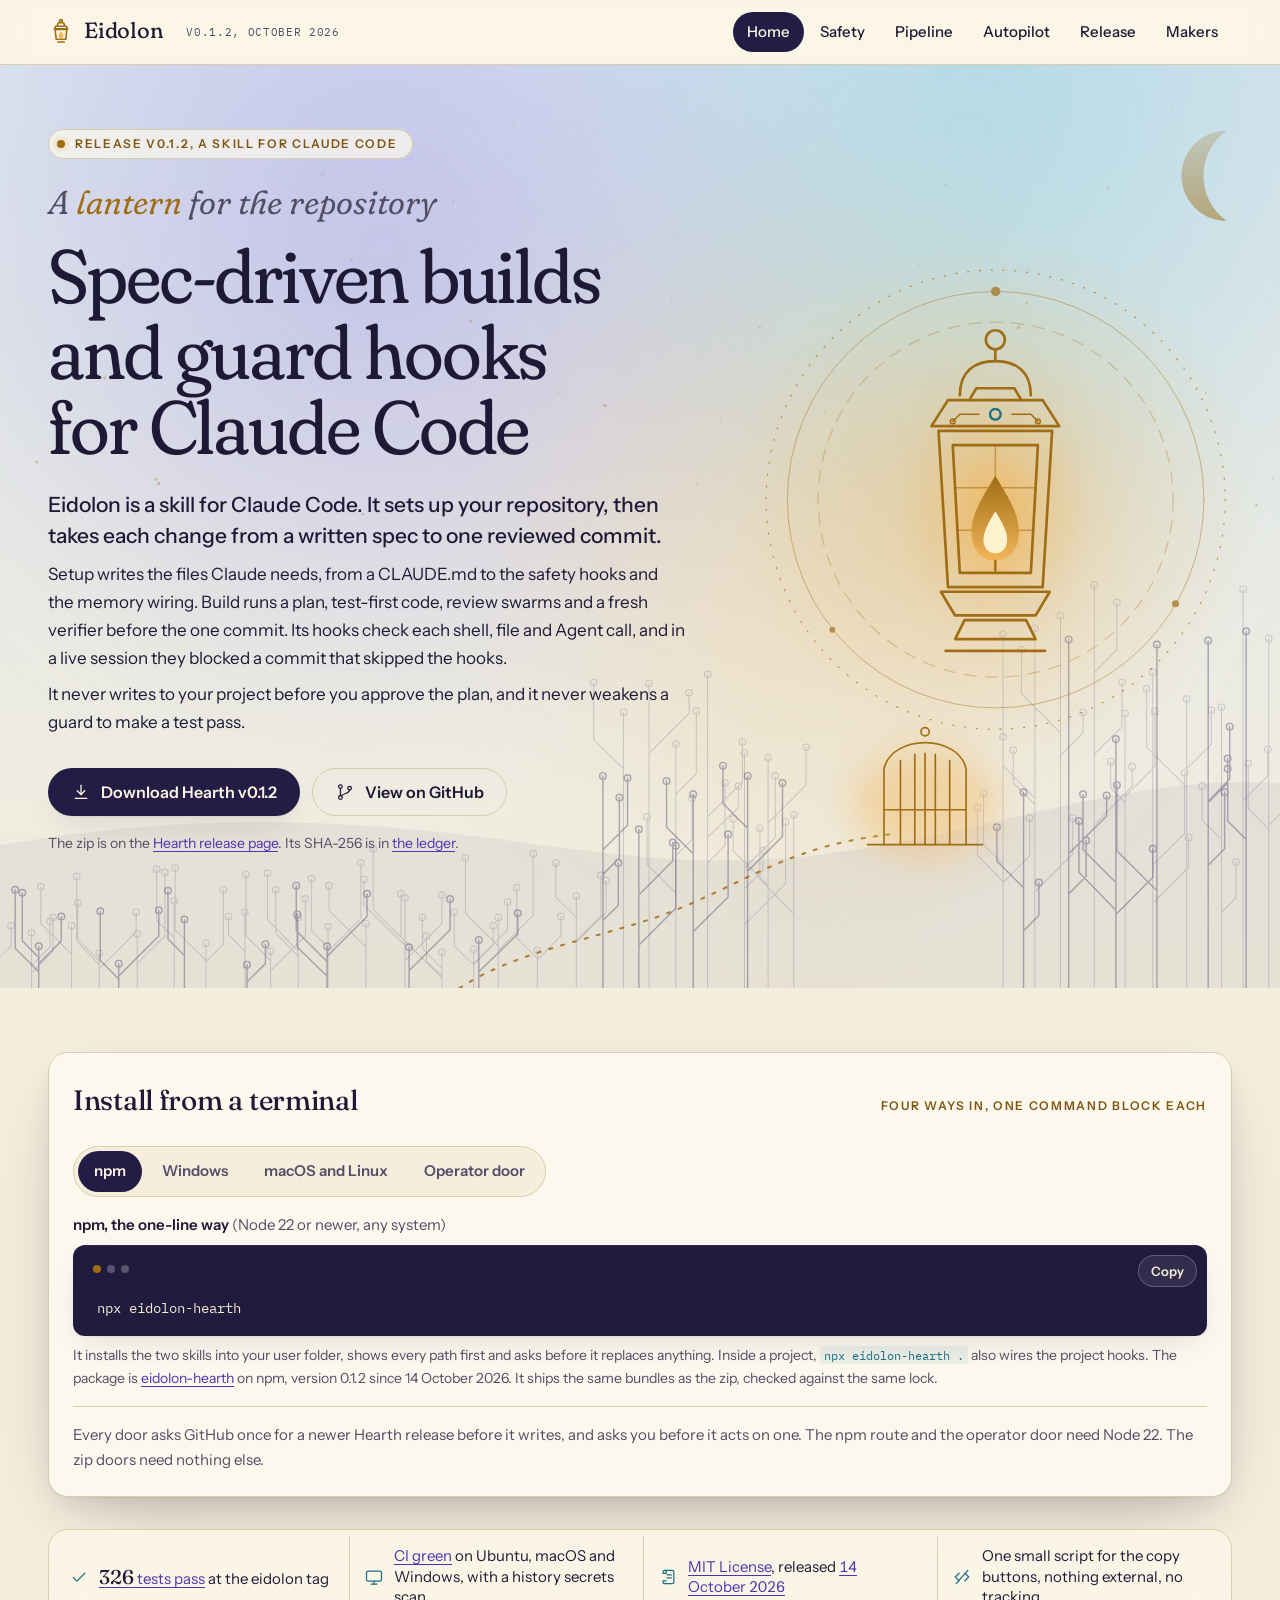
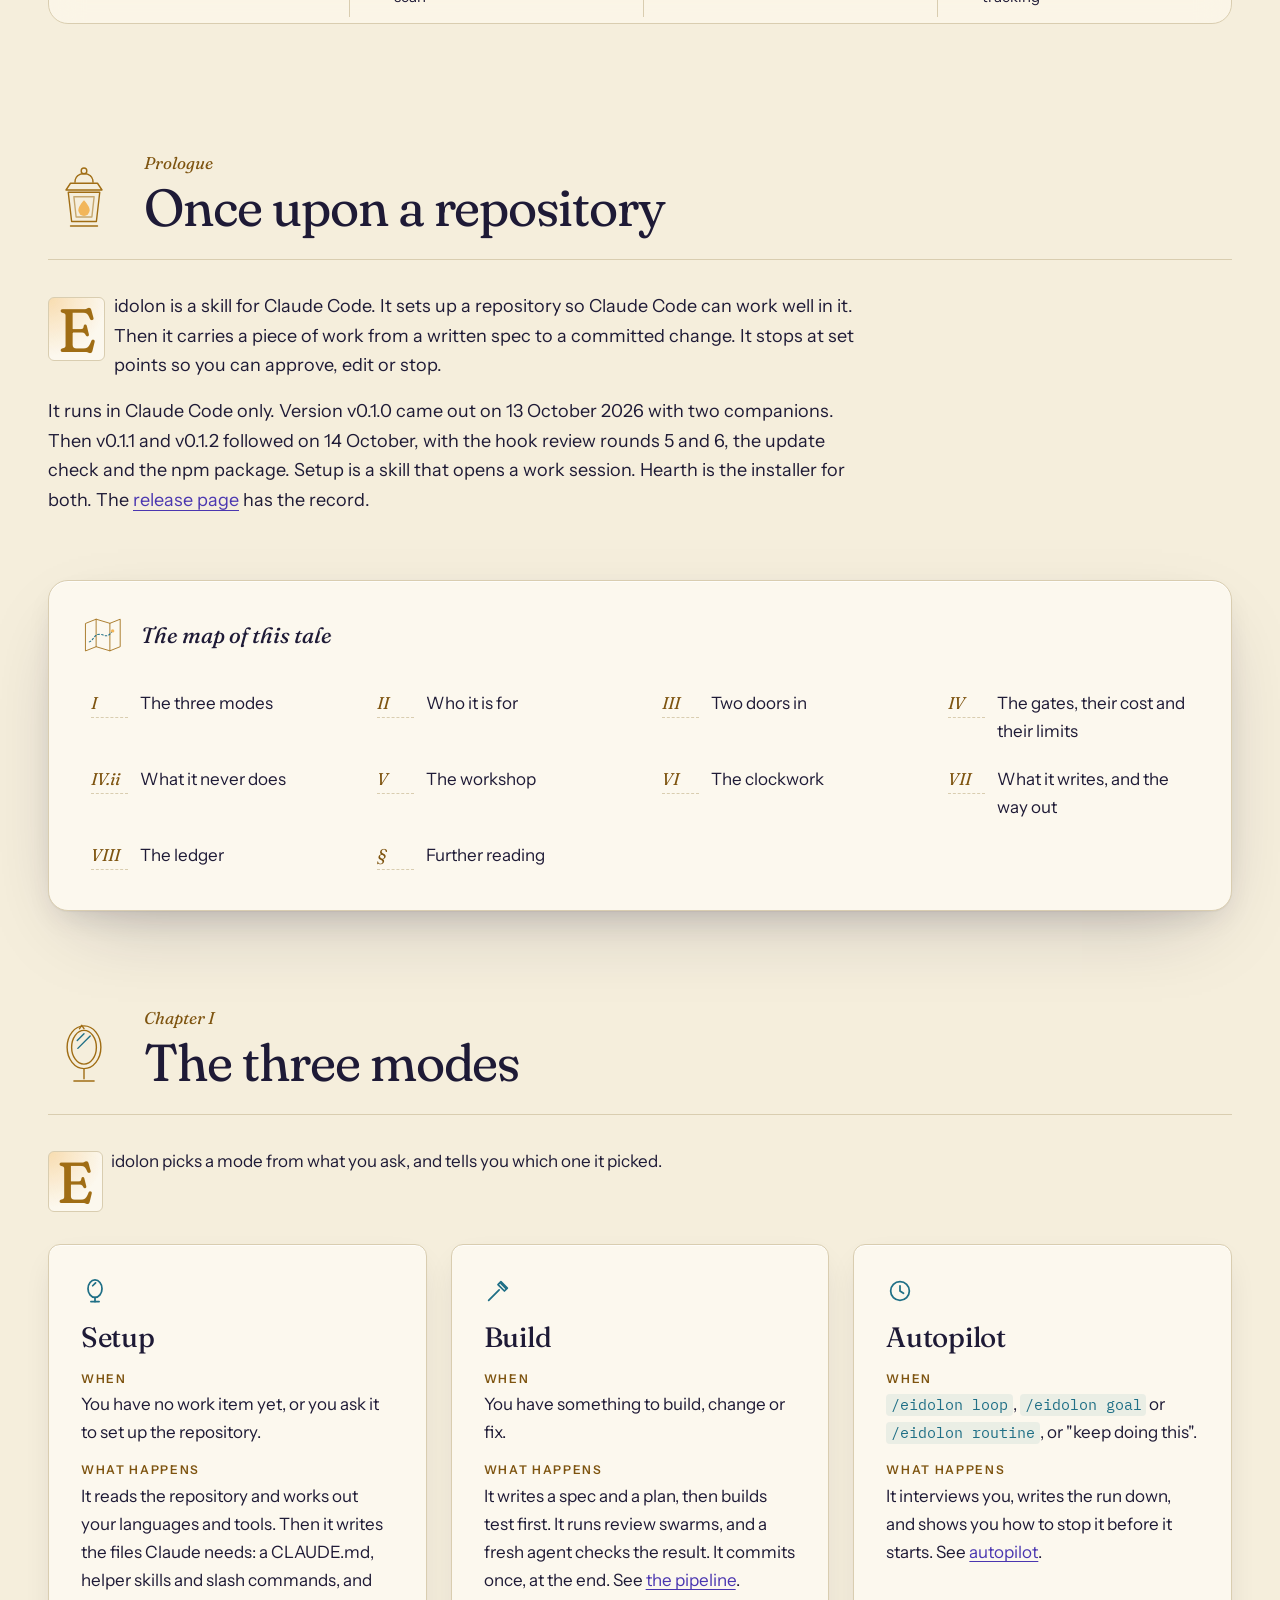
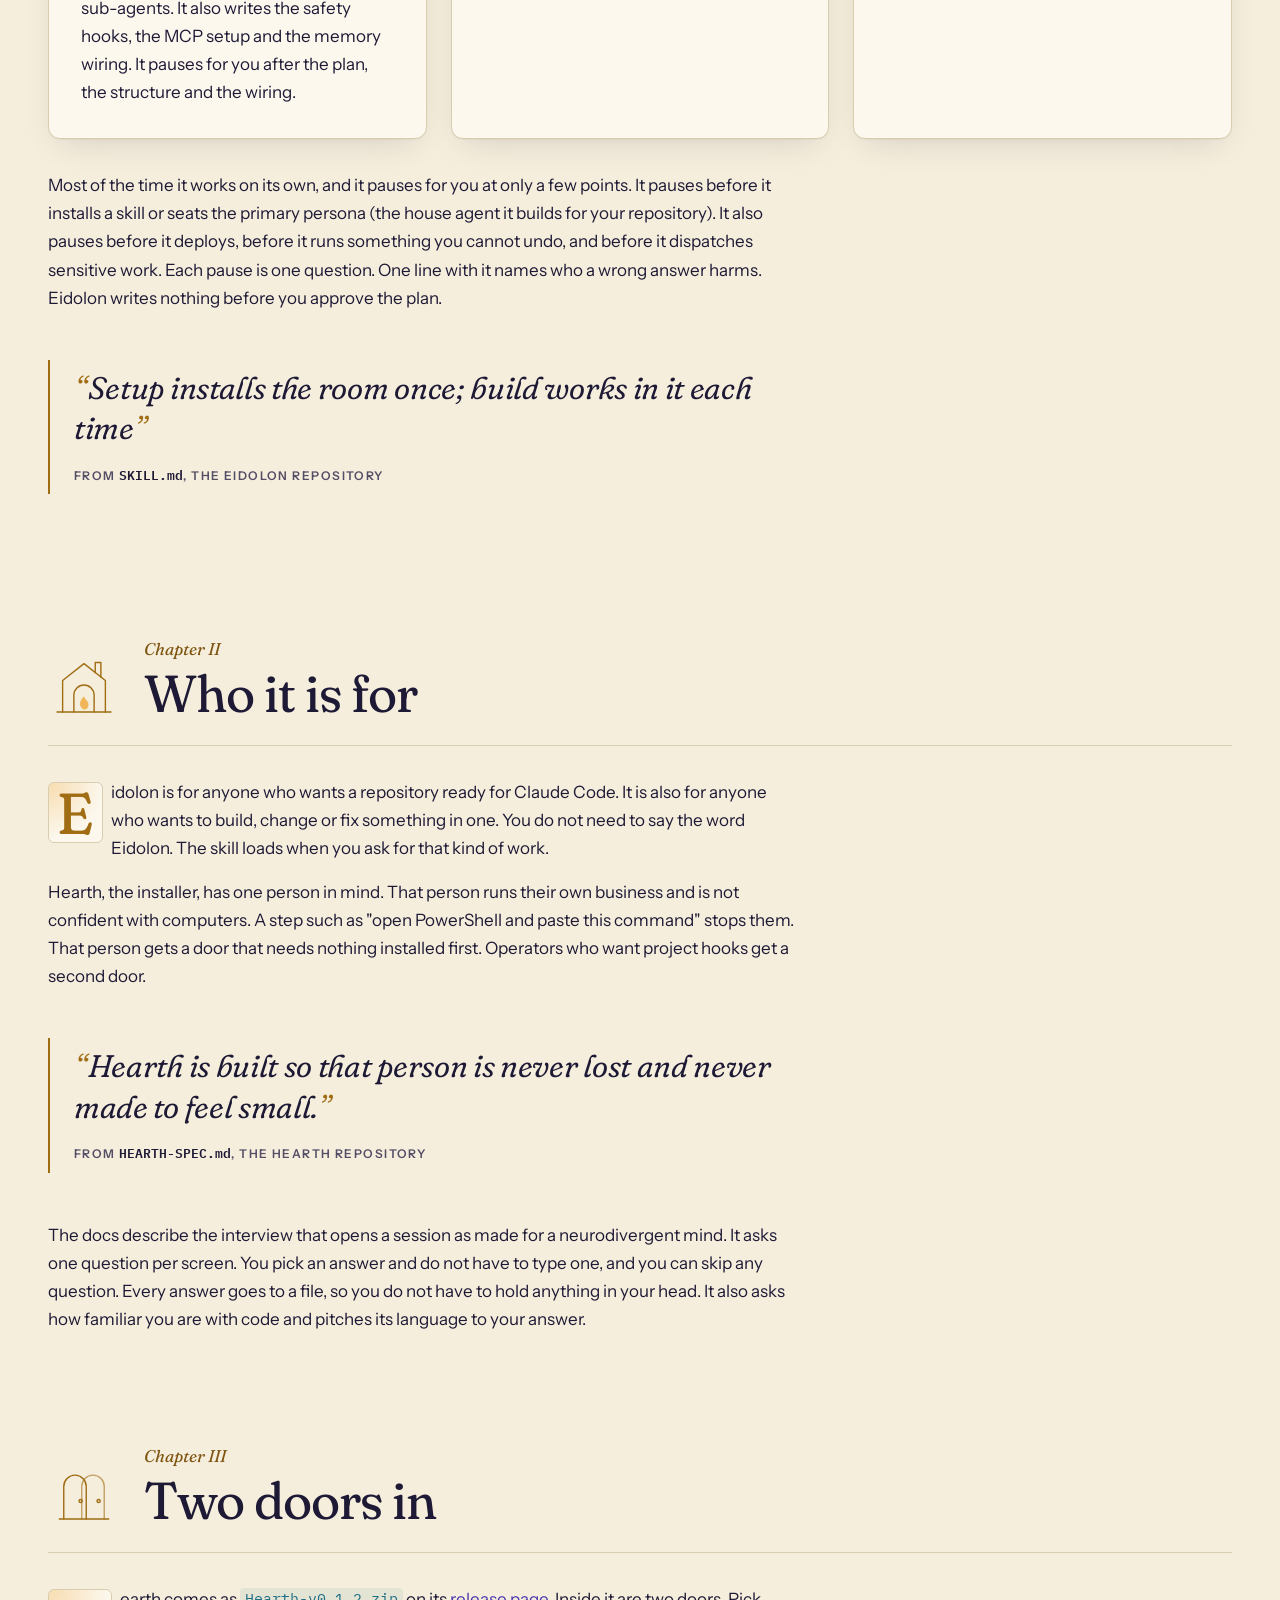
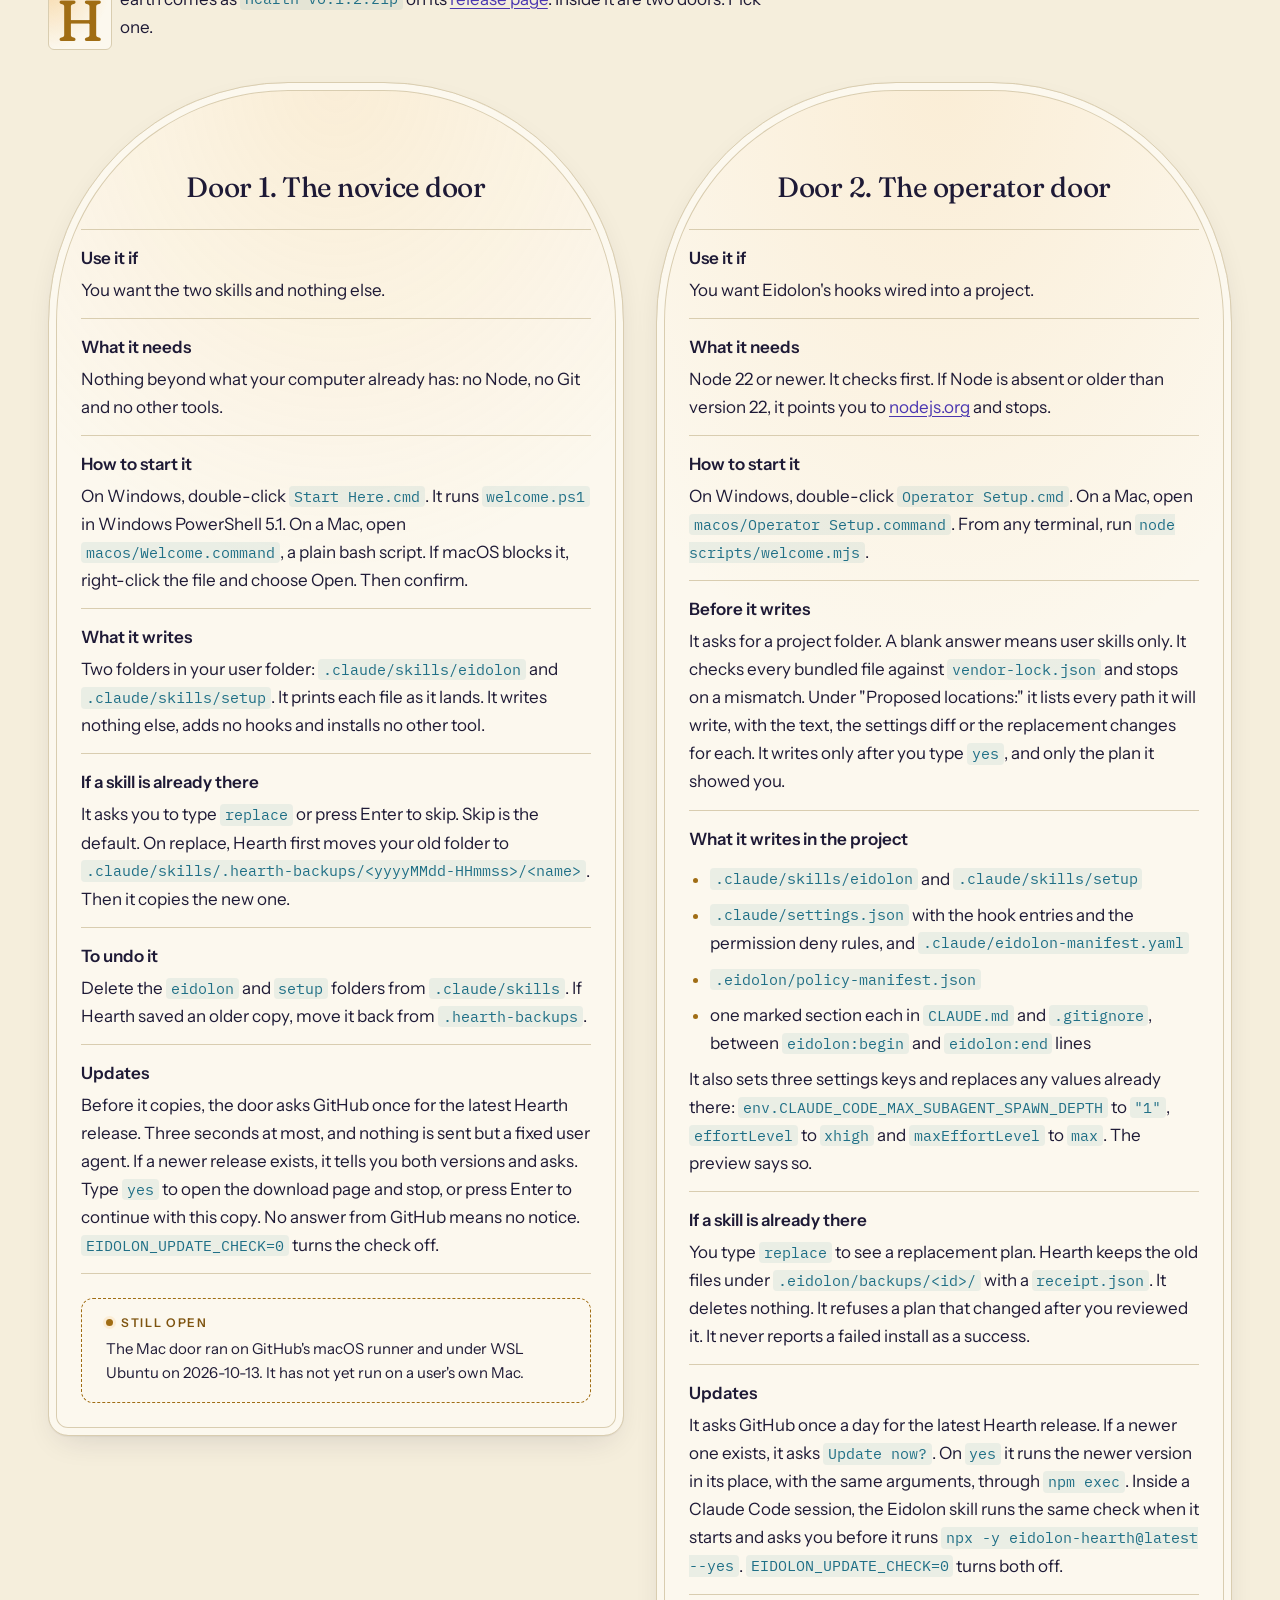
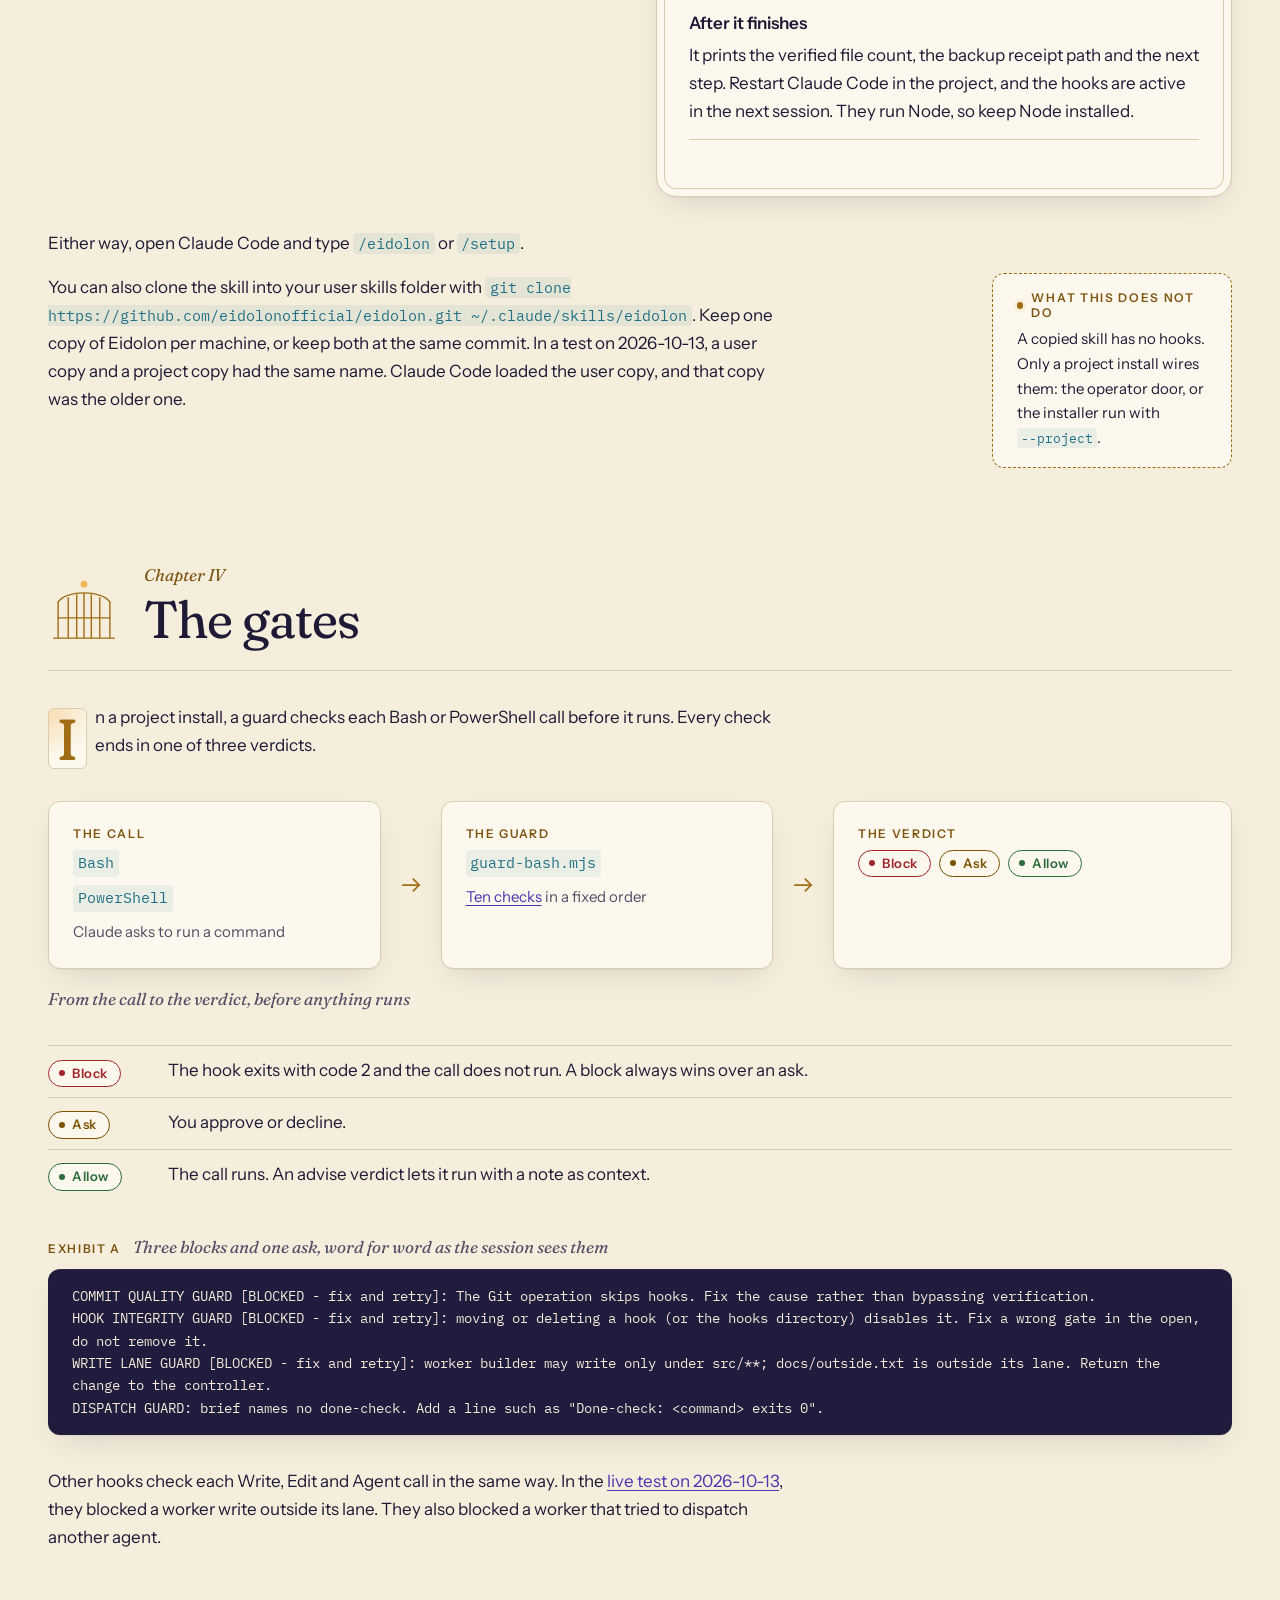
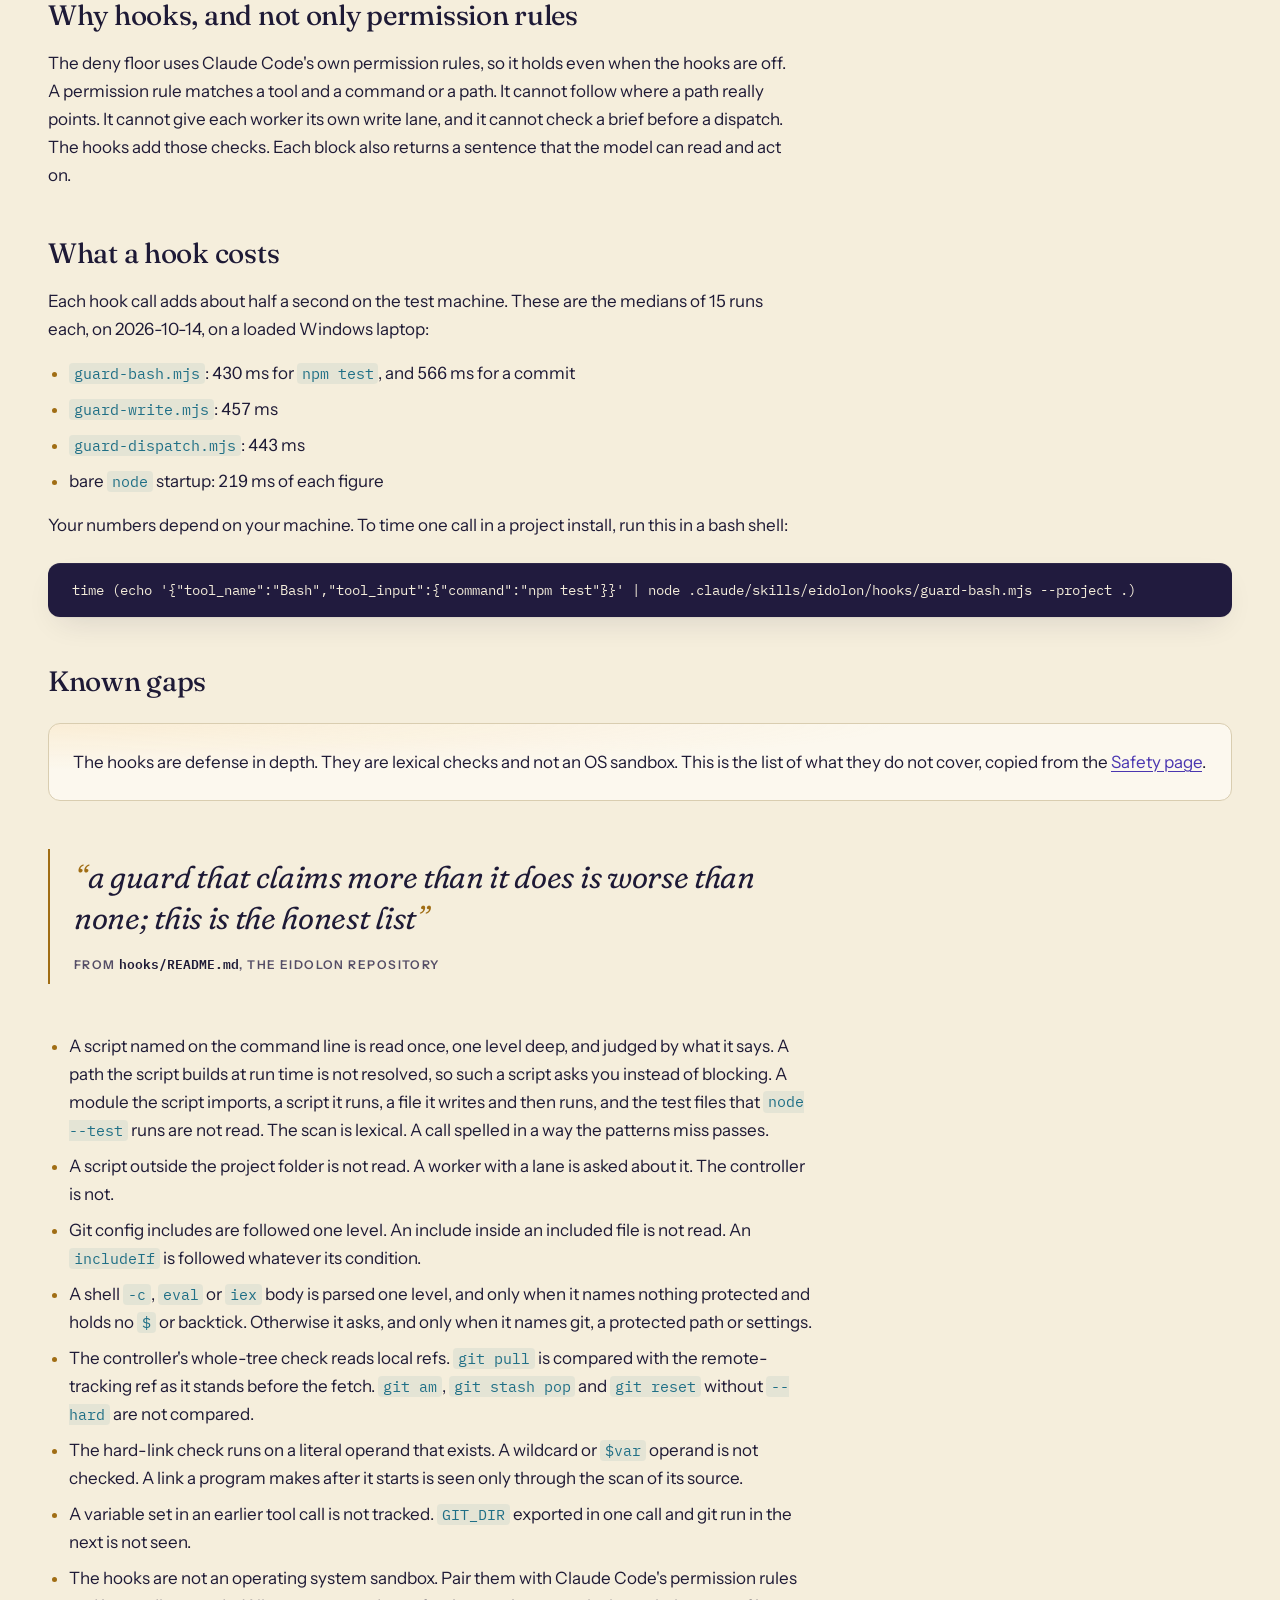
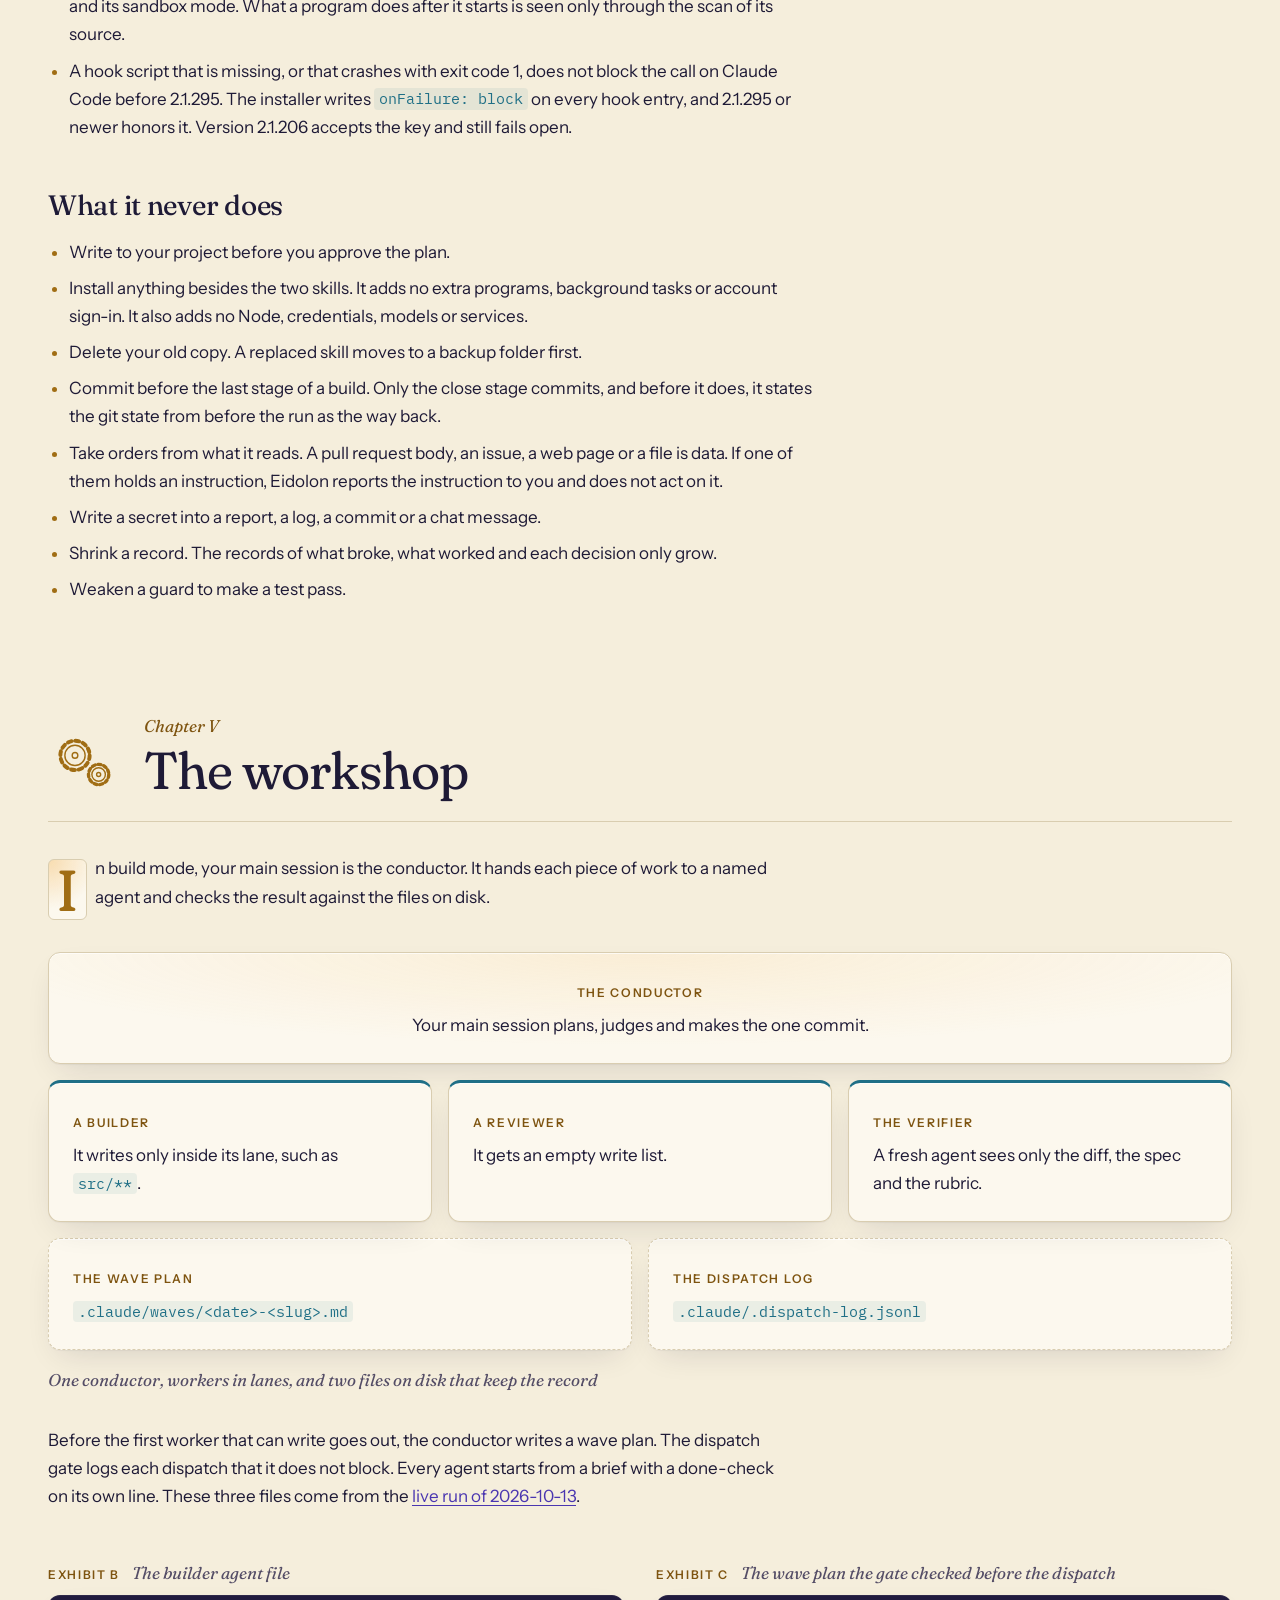
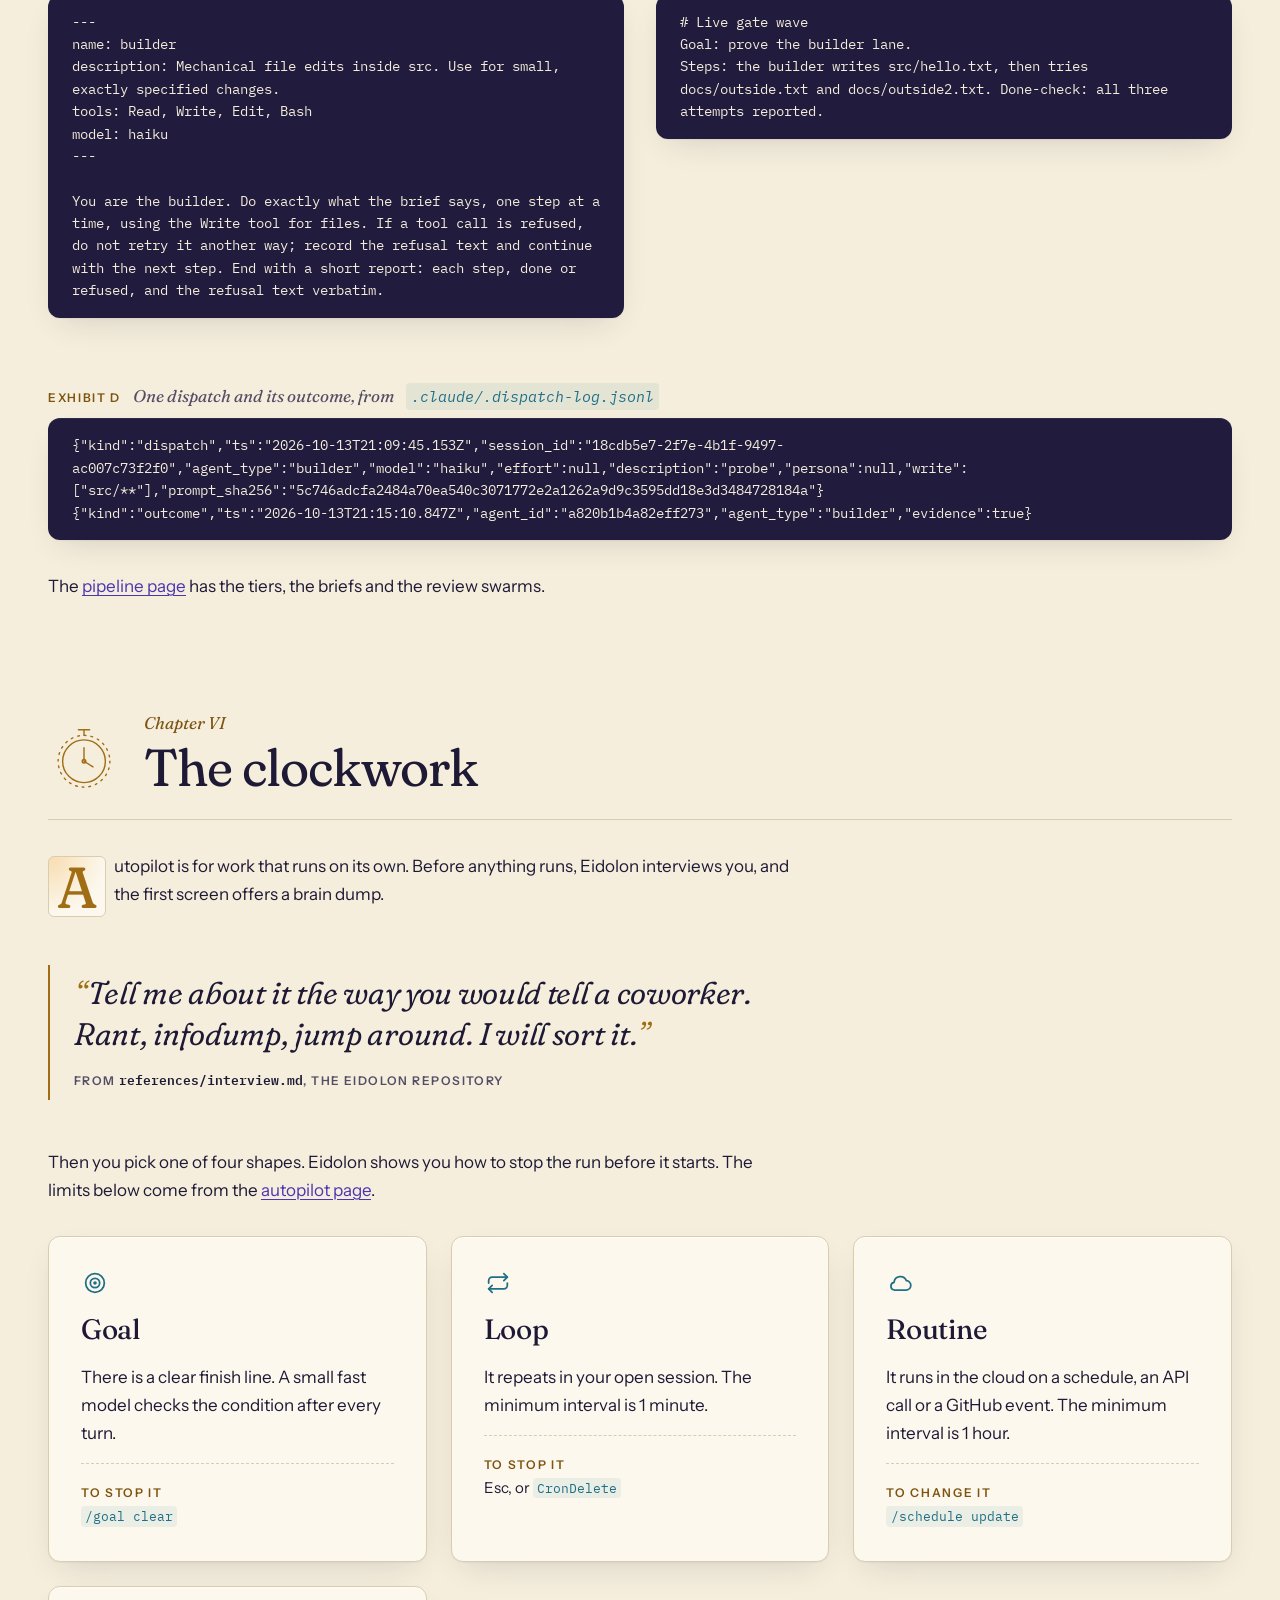
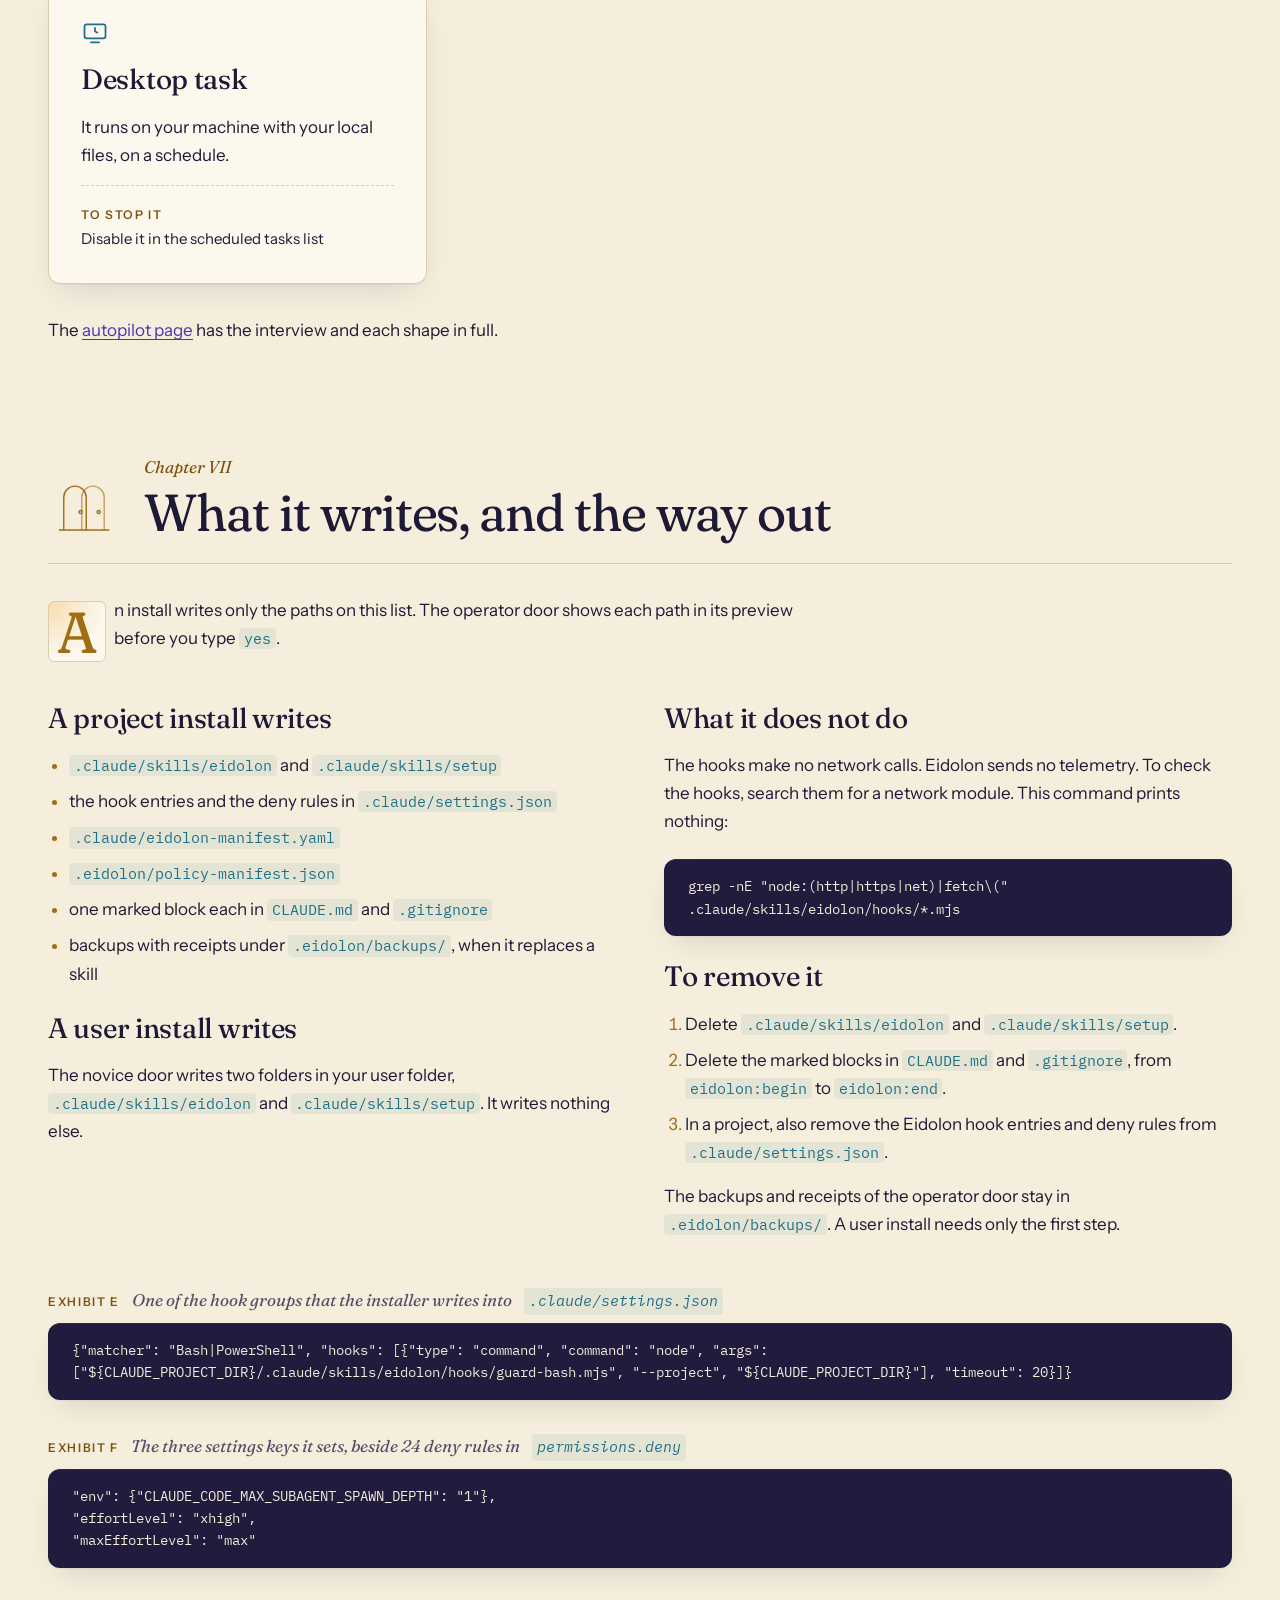
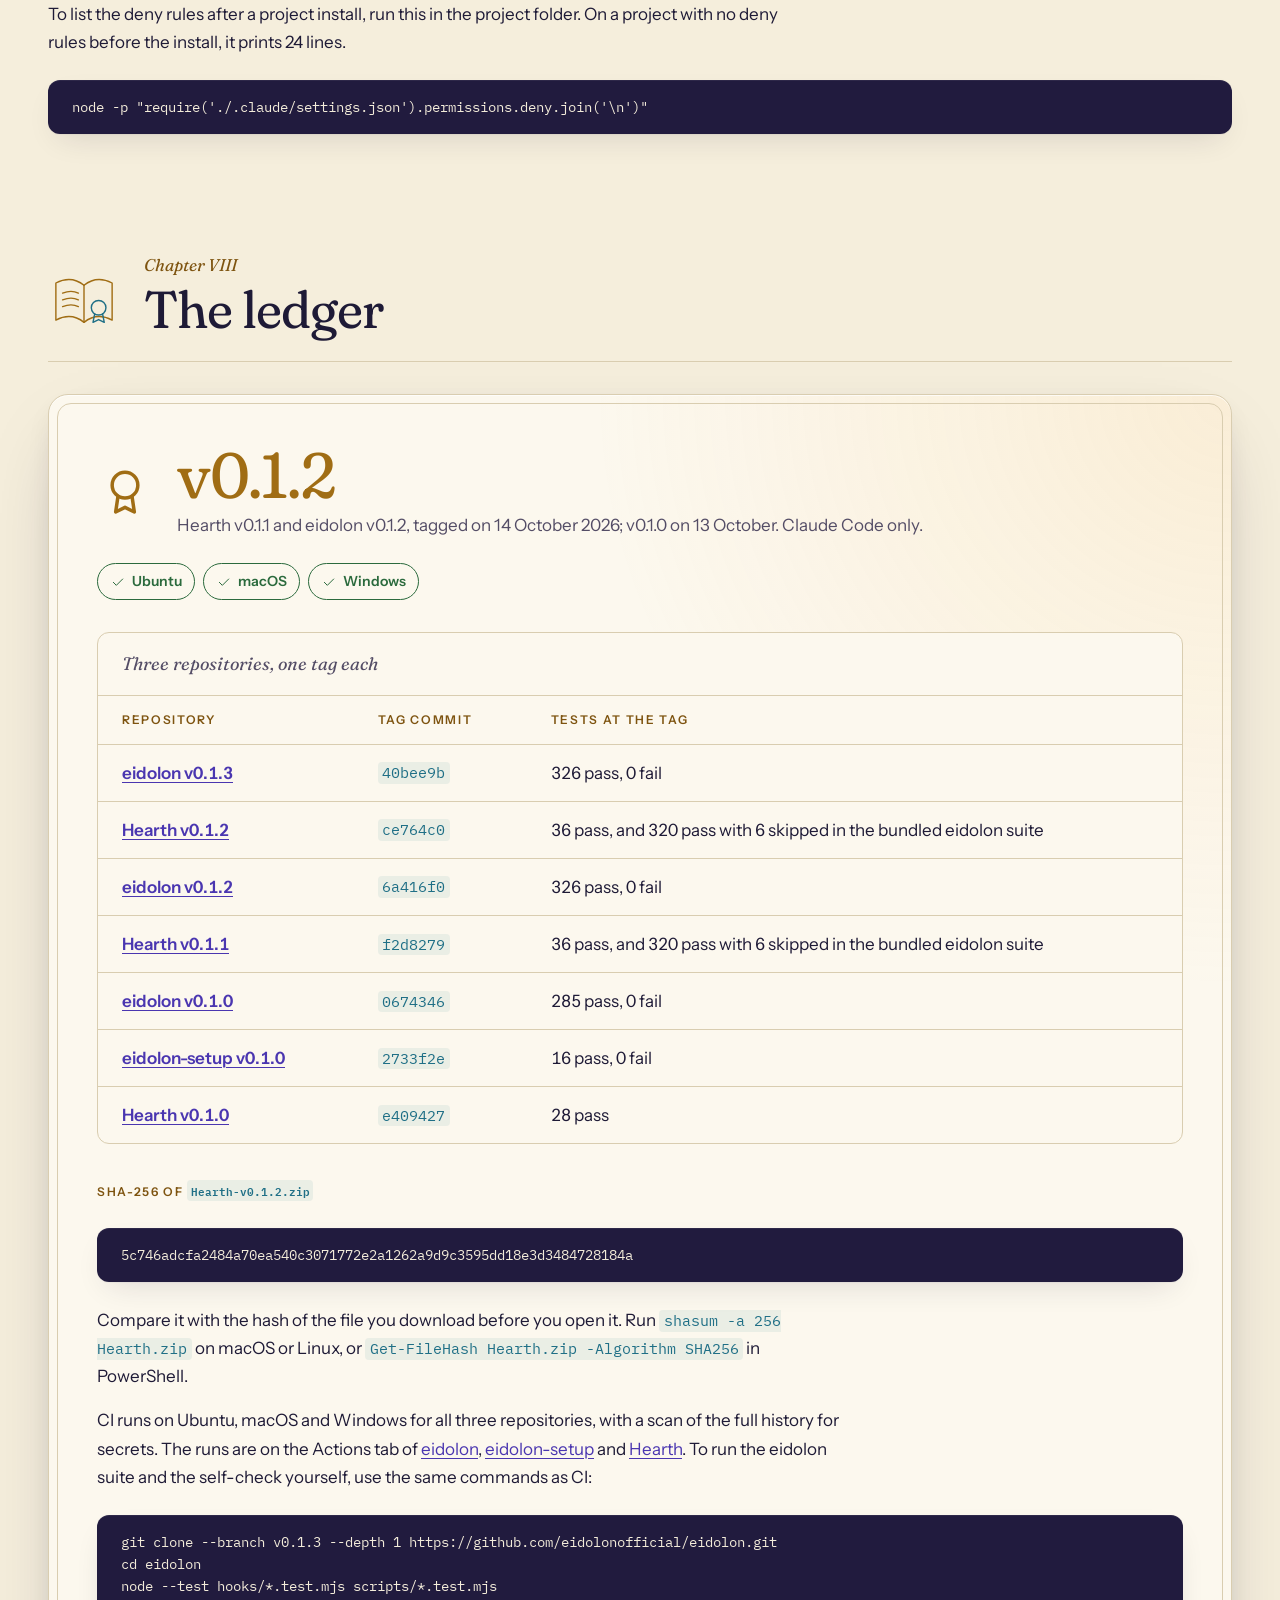
<file: index.html>
<!doctype html>
<html lang="en">
<head>
  <meta charset="utf-8">
  <meta name="viewport" content="width=device-width, initial-scale=1">
  <title>Eidolon</title>
  <meta name="description" content="Eidolon is a skill for Claude Code. It sets up a repository and runs a spec-driven build with human gates.">
  <meta name="color-scheme" content="light dark">
  <link rel="icon" href="lantern.svg" type="image/svg+xml">
  <link rel="preconnect" href="https://fonts.gstatic.com" crossorigin>
  <link rel="stylesheet" href="https://fonts.googleapis.com/css2?family=Fraunces:ital,opsz,wght,SOFT,WONK@0,9..144,300..800,0..100,0..1;1,9..144,300..800,0..100,0..1&amp;family=Instrument+Sans:ital,wght@0,400..700;1,400..700&amp;family=IBM+Plex+Mono:wght@400;500&amp;display=swap">
  <link rel="stylesheet" href="style.css">
</head>
<body>
  <a class="skip" href="#main">Skip to content</a>
  <header class="masthead">
    <div class="mast-inner">
      <p class="brand"><a href="index.html"><svg class="mark" viewBox="0 0 24 24" aria-hidden="true" focusable="false"><g fill="none" stroke="currentColor" stroke-width="1.5" stroke-linecap="round" stroke-linejoin="round"><circle cx="12" cy="2.8" r="1.3"/><path d="M8.6 7.4c0-2.4 1.5-3.3 3.4-3.3s3.4.9 3.4 3.3"/><path d="M7.2 7.6h9.6l1.4 2.4H5.8z"/><path d="M6.6 10.6h10.8l-1 9H7.6z"/><path d="M9 22.2h6"/></g><path class="mark-flame" d="M12 12.4c1.6 1.8 2.3 3 2.3 4.2a2.3 2.3 0 0 1-4.6 0c0-1.2.7-2.4 2.3-4.2z"/></svg><span>Eidolon</span></a></p>
      <p class="dateline">v0.1.2, October 2026</p>
      <nav class="site-nav" aria-label="Site">
        <ul>
          <li><a href="index.html" aria-current="page">Home</a></li>
          <li><a href="safety.html">Safety</a></li>
          <li><a href="pipeline.html">Pipeline</a></li>
          <li><a href="autopilot.html">Autopilot</a></li>
          <li><a href="release.html">Release</a></li>
          <li><a href="about.html">Makers</a></li>
        </ul>
      </nav>
    </div>
  </header>
  <main id="main" tabindex="-1">
    <section class="hero" aria-labelledby="hero-h">
      <div class="aurora" aria-hidden="true"><span></span></div>
      <div class="hero-stage">
      <svg class="scene" viewBox="0 0 1440 900" preserveAspectRatio="xMaxYMax slice" aria-hidden="true" focusable="false">
      <g class="stars" fill="currentColor"><circle cx="344" cy="404" r="1.4"/><circle cx="1335" cy="41" r="1.7"/><circle cx="520" cy="42" r="0.7"/><circle cx="1417" cy="429" r="1.3"/><circle cx="651" cy="250" r="1.4"/><circle cx="1119" cy="348" r="1.1"/><circle cx="683" cy="378" r="1.1"/><circle cx="693" cy="59" r="1.6"/><circle cx="1201" cy="170" r="0.8"/><circle cx="1414" cy="71" r="1.2"/><circle cx="657" cy="65" r="0.7"/><circle cx="895" cy="345" r="0.7"/><circle cx="872" cy="409" r="0.9"/><circle cx="850" cy="168" r="1.0"/><circle cx="738" cy="319" r="1.0"/><circle cx="228" cy="387" r="1.4"/><circle cx="546" cy="438" r="1.2"/><circle cx="257" cy="127" r="1.8"/><circle cx="847" cy="227" r="0.8"/><circle cx="625" cy="95" r="0.6"/><circle cx="996" cy="339" r="0.8"/><circle cx="782" cy="332" r="1.7"/><circle cx="535" cy="191" r="1.4"/><circle cx="1193" cy="232" r="1.2"/><circle cx="1131" cy="422" r="1.0"/><circle cx="1274" cy="107" r="1.0"/><circle cx="1368" cy="320" r="0.9"/><circle cx="75" cy="143" r="1.7"/><circle cx="1094" cy="108" r="1.3"/><circle cx="1089" cy="195" r="1.0"/><circle cx="507" cy="106" r="1.7"/><circle cx="294" cy="305" r="1.5"/><circle cx="634" cy="133" r="1.3"/><circle cx="485" cy="62" r="1.1"/><circle cx="671" cy="335" r="1.7"/><circle cx="1114" cy="117" r="1.5"/><circle cx="842" cy="52" r="1.6"/><circle cx="1185" cy="256" r="1.7"/><circle cx="82" cy="334" r="1.2"/><circle cx="1433" cy="403" r="0.9"/><circle cx="406" cy="376" r="1.7"/><circle cx="1418" cy="420" r="0.6"/><circle cx="1272" cy="120" r="1.9"/><circle cx="347" cy="408" r="1.7"/><circle cx="933" cy="256" r="1.1"/><circle cx="268" cy="31" r="0.6"/></g>
      <path class="moon" d="M1388 64a44 44 0 1 0 0 88 54 54 0 0 1 0-88z"/>
      <path class="hills" d="M0 800c180-40 320-70 520-60s300 50 470 30 300-80 450-70v200H0z"/>
      <g class="trees trees-back" fill="none" stroke="currentColor" stroke-width="1" stroke-linecap="round" stroke-linejoin="round"><path d="M20 900V856M20 880L-13 848V791M46 900V827M46 873L67 852V818M77 900V839M77 872L46 840V804M77 880L111 846V827M107 900V862M107 890L69 852V796M107 876L122 860V826M146 900V868M146 877L125 856V798M185 900V814M185 871L156 842V797M185 859L155 829V790M185 876L203 859V839M223 900V846M223 878L241 860V835M223 885L244 864V831M262 900V839M262 867L232 837V801M289 900V866M289 873L268 852V817M289 877L267 854V791M289 881L325 845V826M326 900V847M326 876L353 849V787M362 900V815M362 851L345 834V784M393 900V856M393 873L363 843V783M393 874L410 857V804M431 900V826M431 864L415 848V830M456 900V864M456 873L432 849V789M456 883L490 849V813M483 900V831M483 869L461 846V804M483 864L453 833V788M512 900V840M512 864L544 832V778M512 860L496 844V793M549 900V837M549 860L513 824V800M587 900V812M587 873L623 837V809M587 858L547 819V794M587 854L556 823V764M623 900V865M623 890L583 850V808M623 888L608 874V849M623 881L604 861V831M654 900V862M654 877L635 859V826M654 876L687 843V816M654 877L673 858V839M678 900V831M678 863L712 829V769M678 859L646 827V773M716 900V863M716 871L696 851V802M716 872L739 849V830M754 900V810M754 831L734 811V778M754 853L778 830V790M754 855L783 826V795M800 900V631M800 686L771 658V602M825 900V603M825 671L864 632V612M851 900V662M851 807L823 779V733M851 771L867 755V715M851 711L871 691V630M882 900V594M882 753L912 724V703M882 733L916 699V660M882 778L899 761V700M918 900V671M918 838L958 798V738M918 783L948 753V693M918 803L936 785V766M941 900V675M941 739L978 702V665M941 800L907 766V735M966 900V731M966 827L933 794V744M1170 900V555M1170 779L1151 760V710M1170 796L1145 770V724M1170 797L1196 771V734M1201 900V549M1201 806L1238 769V734M1201 721L1180 700V668M1201 715L1170 683V655M1226 900V537M1226 673L1248 651V631M1226 651L1188 613V570M1259 900V507M1259 741L1296 703V684M1259 672L1286 645V602M1259 592L1281 570V524M1289 900V632M1289 713L1318 684V630M1289 719L1275 705V679M1316 900V592M1316 817L1351 782V753M1316 780L1347 749V690M1349 900V618M1349 704L1310 665V608M1349 686L1373 662V629M1383 900V626M1383 755L1364 736V703M1383 826L1397 812V777M1404 900V511M1404 717L1428 693V667M1429 900V559M1429 745L1409 725V681M1429 741L1446 724V683"/><circle cx="20" cy="856" r="3.2"/><circle cx="-13" cy="791" r="3.2"/><circle cx="46" cy="827" r="3.2"/><circle cx="67" cy="818" r="3.2"/><circle cx="77" cy="839" r="3.2"/><circle cx="46" cy="804" r="3.2"/><circle cx="111" cy="827" r="3.2"/><circle cx="107" cy="862" r="3.2"/><circle cx="69" cy="796" r="3.2"/><circle cx="122" cy="826" r="3.2"/><circle cx="146" cy="868" r="3.2"/><circle cx="125" cy="798" r="3.2"/><circle cx="185" cy="814" r="3.2"/><circle cx="156" cy="797" r="3.2"/><circle cx="155" cy="790" r="3.2"/><circle cx="203" cy="839" r="3.2"/><circle cx="223" cy="846" r="3.2"/><circle cx="241" cy="835" r="3.2"/><circle cx="244" cy="831" r="3.2"/><circle cx="262" cy="839" r="3.2"/><circle cx="232" cy="801" r="3.2"/><circle cx="289" cy="866" r="3.2"/><circle cx="268" cy="817" r="3.2"/><circle cx="267" cy="791" r="3.2"/><circle cx="325" cy="826" r="3.2"/><circle cx="326" cy="847" r="3.2"/><circle cx="353" cy="787" r="3.2"/><circle cx="362" cy="815" r="3.2"/><circle cx="345" cy="784" r="3.2"/><circle cx="393" cy="856" r="3.2"/><circle cx="363" cy="783" r="3.2"/><circle cx="410" cy="804" r="3.2"/><circle cx="431" cy="826" r="3.2"/><circle cx="415" cy="830" r="3.2"/><circle cx="456" cy="864" r="3.2"/><circle cx="432" cy="789" r="3.2"/><circle cx="490" cy="813" r="3.2"/><circle cx="483" cy="831" r="3.2"/><circle cx="461" cy="804" r="3.2"/><circle cx="453" cy="788" r="3.2"/><circle cx="512" cy="840" r="3.2"/><circle cx="544" cy="778" r="3.2"/><circle cx="496" cy="793" r="3.2"/><circle cx="549" cy="837" r="3.2"/><circle cx="513" cy="800" r="3.2"/><circle cx="587" cy="812" r="3.2"/><circle cx="623" cy="809" r="3.2"/><circle cx="547" cy="794" r="3.2"/><circle cx="556" cy="764" r="3.2"/><circle cx="623" cy="865" r="3.2"/><circle cx="583" cy="808" r="3.2"/><circle cx="608" cy="849" r="3.2"/><circle cx="604" cy="831" r="3.2"/><circle cx="654" cy="862" r="3.2"/><circle cx="635" cy="826" r="3.2"/><circle cx="687" cy="816" r="3.2"/><circle cx="673" cy="839" r="3.2"/><circle cx="678" cy="831" r="3.2"/><circle cx="712" cy="769" r="3.2"/><circle cx="646" cy="773" r="3.2"/><circle cx="716" cy="863" r="3.2"/><circle cx="696" cy="802" r="3.2"/><circle cx="739" cy="830" r="3.2"/><circle cx="754" cy="810" r="3.2"/><circle cx="734" cy="778" r="3.2"/><circle cx="778" cy="790" r="3.2"/><circle cx="783" cy="795" r="3.2"/><circle cx="800" cy="631" r="3.2"/><circle cx="771" cy="602" r="3.2"/><circle cx="825" cy="603" r="3.2"/><circle cx="864" cy="612" r="3.2"/><circle cx="851" cy="662" r="3.2"/><circle cx="823" cy="733" r="3.2"/><circle cx="867" cy="715" r="3.2"/><circle cx="871" cy="630" r="3.2"/><circle cx="882" cy="594" r="3.2"/><circle cx="912" cy="703" r="3.2"/><circle cx="916" cy="660" r="3.2"/><circle cx="899" cy="700" r="3.2"/><circle cx="918" cy="671" r="3.2"/><circle cx="958" cy="738" r="3.2"/><circle cx="948" cy="693" r="3.2"/><circle cx="936" cy="766" r="3.2"/><circle cx="941" cy="675" r="3.2"/><circle cx="978" cy="665" r="3.2"/><circle cx="907" cy="735" r="3.2"/><circle cx="966" cy="731" r="3.2"/><circle cx="933" cy="744" r="3.2"/><circle cx="1170" cy="555" r="3.2"/><circle cx="1151" cy="710" r="3.2"/><circle cx="1145" cy="724" r="3.2"/><circle cx="1196" cy="734" r="3.2"/><circle cx="1201" cy="549" r="3.2"/><circle cx="1238" cy="734" r="3.2"/><circle cx="1180" cy="668" r="3.2"/><circle cx="1170" cy="655" r="3.2"/><circle cx="1226" cy="537" r="3.2"/><circle cx="1248" cy="631" r="3.2"/><circle cx="1188" cy="570" r="3.2"/><circle cx="1259" cy="507" r="3.2"/><circle cx="1296" cy="684" r="3.2"/><circle cx="1286" cy="602" r="3.2"/><circle cx="1281" cy="524" r="3.2"/><circle cx="1289" cy="632" r="3.2"/><circle cx="1318" cy="630" r="3.2"/><circle cx="1275" cy="679" r="3.2"/><circle cx="1316" cy="592" r="3.2"/><circle cx="1351" cy="753" r="3.2"/><circle cx="1347" cy="690" r="3.2"/><circle cx="1349" cy="618" r="3.2"/><circle cx="1310" cy="608" r="3.2"/><circle cx="1373" cy="629" r="3.2"/><circle cx="1383" cy="626" r="3.2"/><circle cx="1364" cy="703" r="3.2"/><circle cx="1397" cy="777" r="3.2"/><circle cx="1404" cy="511" r="3.2"/><circle cx="1428" cy="667" r="3.2"/><circle cx="1429" cy="559" r="3.2"/><circle cx="1409" cy="681" r="3.2"/><circle cx="1446" cy="683" r="3.2"/></g>
      <g class="trees trees-front" fill="none" stroke="currentColor" stroke-width="1.4" stroke-linecap="round" stroke-linejoin="round"><path d="M40 900V868M40 882L73 849V794M40 887L59 868V808M92 900V856M92 870L72 850V821M160 900V867M160 884L125 849V790M230 900V859M230 884L207 861V804M230 876L252 854V830M230 870L214 854V807M308 900V876M308 888L347 849V824M308 891L290 873V825M372 900V833M372 868L356 852V805M433 900V877M433 894L451 876V857M511 900V859M511 888L482 860V828M511 874L481 844V800M511 869L550 830V808M591 900V860M591 883L631 843V813M659 900V853M659 884L697 847V827M780 900V693M780 789L796 773V714M780 834L795 819V778M780 765L804 741V695M815 900V745M815 858L851 822V761M815 809L848 776V758M868 900V711M868 769L842 743V698M868 845L902 811V750M921 900V693M921 744L897 720V683M921 786L955 752V700M1190 900V709M1190 802L1164 776V743M1190 844L1205 829V797M1234 900V560M1234 769L1271 732V712M1234 808L1251 791V756M1280 900V657M1280 824L1244 787V737M1280 828L1316 792V764M1280 797L1248 765V711M1320 900V565M1320 805L1281 766V702M1370 900V561M1370 780L1386 764V709M1370 718L1391 696V645M1370 719L1389 700V676M1407 900V552M1407 755L1389 737V686"/><circle cx="40" cy="868" r="3.2"/><circle cx="73" cy="794" r="3.2"/><circle cx="59" cy="808" r="3.2"/><circle cx="92" cy="856" r="3.2"/><circle cx="72" cy="821" r="3.2"/><circle cx="160" cy="867" r="3.2"/><circle cx="125" cy="790" r="3.2"/><circle cx="230" cy="859" r="3.2"/><circle cx="207" cy="804" r="3.2"/><circle cx="252" cy="830" r="3.2"/><circle cx="214" cy="807" r="3.2"/><circle cx="308" cy="876" r="3.2"/><circle cx="347" cy="824" r="3.2"/><circle cx="290" cy="825" r="3.2"/><circle cx="372" cy="833" r="3.2"/><circle cx="356" cy="805" r="3.2"/><circle cx="433" cy="877" r="3.2"/><circle cx="451" cy="857" r="3.2"/><circle cx="511" cy="859" r="3.2"/><circle cx="482" cy="828" r="3.2"/><circle cx="481" cy="800" r="3.2"/><circle cx="550" cy="808" r="3.2"/><circle cx="591" cy="860" r="3.2"/><circle cx="631" cy="813" r="3.2"/><circle cx="659" cy="853" r="3.2"/><circle cx="697" cy="827" r="3.2"/><circle cx="780" cy="693" r="3.2"/><circle cx="796" cy="714" r="3.2"/><circle cx="795" cy="778" r="3.2"/><circle cx="804" cy="695" r="3.2"/><circle cx="815" cy="745" r="3.2"/><circle cx="851" cy="761" r="3.2"/><circle cx="848" cy="758" r="3.2"/><circle cx="868" cy="711" r="3.2"/><circle cx="842" cy="698" r="3.2"/><circle cx="902" cy="750" r="3.2"/><circle cx="921" cy="693" r="3.2"/><circle cx="897" cy="683" r="3.2"/><circle cx="955" cy="700" r="3.2"/><circle cx="1190" cy="709" r="3.2"/><circle cx="1164" cy="743" r="3.2"/><circle cx="1205" cy="797" r="3.2"/><circle cx="1234" cy="560" r="3.2"/><circle cx="1271" cy="712" r="3.2"/><circle cx="1251" cy="756" r="3.2"/><circle cx="1280" cy="657" r="3.2"/><circle cx="1244" cy="737" r="3.2"/><circle cx="1316" cy="764" r="3.2"/><circle cx="1248" cy="711" r="3.2"/><circle cx="1320" cy="565" r="3.2"/><circle cx="1281" cy="702" r="3.2"/><circle cx="1370" cy="561" r="3.2"/><circle cx="1386" cy="709" r="3.2"/><circle cx="1391" cy="645" r="3.2"/><circle cx="1389" cy="676" r="3.2"/><circle cx="1407" cy="552" r="3.2"/><circle cx="1389" cy="686" r="3.2"/></g>
      <path class="trail" d="M640 900c60-40 150-50 220-80s110-60 200-70"/>
      <g class="gate-glow" transform="translate(-78 0)"><ellipse cx="1172" cy="720" rx="70" ry="54"/></g>
      <g class="gate" transform="translate(-78 0)" fill="none" stroke="currentColor" stroke-width="1.6" stroke-linecap="round" stroke-linejoin="round">
        <path d="M1132 760v-74M1212 760v-74M1132 686c8-34 72-34 80 0"/>
        <path d="M1148 760v-82M1162 760v-88M1172 760v-89M1182 760v-88M1196 760v-82"/>
        <path d="M1132 726h80"/><circle cx="1172" cy="650" r="4"/><path d="M1116 760h112"/>
      </g>
    </svg>
      <div class="wrap">
        <div class="hero-grid">
          <div class="hero-copy">
            <p class="kicker"><span class="pip" aria-hidden="true"></span>Release v0.1.2, a skill for Claude Code</p>
            <p class="tale">A <em>lantern</em> for the repository</p>
            <h1 id="hero-h">Spec-driven builds and guard hooks for Claude Code</h1>
            <div class="pitch">
              <p class="first">Eidolon is a skill for Claude Code. It sets up your repository, then takes each change from a written spec to one reviewed commit.</p>
              <p>Setup writes the files Claude needs, from a CLAUDE.md to the safety hooks and the memory wiring. Build runs a plan, test-first code, review swarms and a fresh verifier before the one commit. Its hooks check each shell, file and Agent call, and in a live session they blocked a commit that skipped the hooks.</p>
              <p>It never writes to your project before you approve the plan, and it never weakens a guard to make a test pass.</p>
            </div>
            <div class="actions">
              <a class="btn btn-primary" href="https://github.com/eidolonofficial/Hearth/releases/download/v0.1.2/Hearth-v0.1.2.zip"><svg class="icon" viewBox="0 0 24 24" aria-hidden="true" focusable="false"><g fill="none" stroke="currentColor" stroke-width="1.5" stroke-linecap="round" stroke-linejoin="round"><path d="M12 4v11"/><path d="M7.5 10.5L12 15l4.5-4.5"/><path d="M5 19.5h14"/></g></svg>Download Hearth v0.1.2</a>
              <a class="btn btn-quiet" href="https://github.com/eidolonofficial/eidolon"><svg class="icon" viewBox="0 0 24 24" aria-hidden="true" focusable="false"><g fill="none" stroke="currentColor" stroke-width="1.5" stroke-linecap="round" stroke-linejoin="round"><circle cx="6.5" cy="5.5" r="2.2"/><circle cx="6.5" cy="18.5" r="2.2"/><circle cx="17.5" cy="7.5" r="2.2"/><path d="M6.5 7.7v8.6"/><path d="M17.5 9.7c0 4.3-6.6 3.4-10.2 6.8"/></g></svg>View on GitHub</a>
            </div>
            <p class="fineprint">The zip is on the <a href="https://github.com/eidolonofficial/Hearth/releases/tag/v0.1.1">Hearth release page</a>. Its SHA-256 is in <a href="#ledger">the ledger</a>.</p>
          </div>
          <div class="hero-lantern">
            <div class="halo halo-outer" aria-hidden="true"></div>
            <div class="halo halo-inner" aria-hidden="true"></div>
            <svg class="orrery" viewBox="0 0 400 400" aria-hidden="true" focusable="false"><g fill="none" stroke="currentColor" stroke-linecap="round"><circle cx="200" cy="200" r="194" stroke-width="1" stroke-dasharray="1 9"/><circle cx="200" cy="200" r="176" stroke-width=".75" opacity=".7"/><circle cx="200" cy="200" r="150" stroke-width="1" stroke-dasharray="10 8" opacity=".45"/></g><g fill="currentColor"><circle cx="200" cy="24" r="4"/><circle cx="352" cy="288" r="3"/><circle cx="62" cy="310" r="2.5"/></g></svg>
            <svg class="lantern" viewBox="0 0 200 300" role="img" aria-labelledby="lantern-t">
          <title id="lantern-t">A lit lantern, the Eidolon mark</title>
          <defs>
            <radialGradient id="pane-light" cx="50%" cy="62%" r="62%"><stop offset="0" class="pane-core"/><stop offset="1" class="pane-edge"/></radialGradient>
            <linearGradient id="flame-fill" x1="0" y1="1" x2="0" y2="0"><stop offset="0" class="flame-base"/><stop offset="1" class="flame-tip"/></linearGradient>
          </defs>
          <path class="pane" d="M64 104h72l-6 108H70z" fill="url(#pane-light)"/>
          <g fill="none" stroke="currentColor" stroke-width="2.25" stroke-linecap="round" stroke-linejoin="round">
            <circle cx="100" cy="15" r="8"/>
            <path d="M100 23v9"/>
            <path d="M70 62c0-21 13-29 30-29s30 8 30 29"/>
            <path d="M78 66l6-10h32l6 10"/>
            <path d="M60 66h80l14 22H46z"/>
            <path d="M52 92h96l-8 132H60z"/>
            <path d="M64 104h72l-6 108H70z"/>
            <path d="M100 104v108M66 140h68M68 176h64" stroke-width="1.25" opacity=".55"/>
            <path d="M54 228h92l-12 20H66z"/>
            <path d="M74 252h52l8 16H66z"/>
            <path d="M58 278h84"/>
            <path d="M86 78H70l-6 6M114 78h16l6 6" stroke-width="1.25"/>
            <circle cx="64" cy="84" r="2" stroke-width="1.25"/>
            <circle cx="136" cy="84" r="2" stroke-width="1.25"/>
          </g>
          <circle class="jewel" cx="100" cy="78" r="4.5" fill="none" stroke-width="2"/>
          <g class="flame">
            <path class="flame-outer" d="M100 130c12 20 20 32 20 48 0 14-9 24-20 24s-20-10-20-24c0-16 8-28 20-48z" fill="url(#flame-fill)"/>
            <path class="flame-inner" d="M100 160c6 10 10 17 10 24 0 7-4.5 11.5-10 11.5s-10-4.5-10-11.5c0-7 4-14 10-24z"/>
          </g>
          <path d="M100 202v8" fill="none" stroke="currentColor" stroke-width="2" stroke-linecap="round"/>
        </svg>
          </div>
        </div>
      </div>
      </div>
      <div class="wrap">
        <section class="install reveal" aria-labelledby="install-h">
          <div class="install-head">
            <h2 id="install-h">Install from a terminal</h2>
            <p class="label">Four ways in, one command block each</p>
          </div>
          <div class="seg" role="radiogroup" aria-label="Choose a door">
            <input class="seg-input" type="radio" name="door" id="seg-npm" checked>
            <input class="seg-input" type="radio" name="door" id="seg-win">
            <input class="seg-input" type="radio" name="door" id="seg-mac">
            <input class="seg-input" type="radio" name="door" id="seg-op">
            <div class="seg-bar"><label for="seg-npm">npm</label><label for="seg-win">Windows</label><label for="seg-mac">macOS and Linux</label><label for="seg-op">Operator door</label></div>
            <div class="seg-panels">
              <div class="seg-panel panel-npm">
                <p class="cmd-title"><strong>npm, the one-line way</strong> (Node 22 or newer, any system)</p>
                <div class="cmd">
                  <pre><code>npx eidolon-hearth</code></pre>
                  <button class="copy" type="button" aria-live="polite">Copy<span class="visually-hidden"> the command</span></button>
                </div>
                <p class="cmd-cap">It installs the two skills into your user folder, shows every path first and asks before it replaces anything. Inside a project, <code>npx eidolon-hearth .</code> also wires the project hooks. The package is <a href="https://www.npmjs.com/package/eidolon-hearth">eidolon-hearth</a> on npm, version 0.1.2 since 14 October 2026. It ships the same bundles as the zip, checked against the same lock.</p>
              </div>
              <div class="seg-panel panel-win">
                <p class="cmd-title"><strong>Windows, novice door</strong> (PowerShell 5.1, nothing else needed)</p>
                <div class="cmd">
                  <pre><code>iwr -UseBasicParsing https://github.com/eidolonofficial/Hearth/releases/download/v0.1.2/Hearth-v0.1.2.zip -OutFile Hearth.zip
if ((Get-FileHash Hearth.zip -Algorithm SHA256).Hash -ne '5C746ADCFA2484A70EA540C3071772E2A1262A9D9C3595DD18E3D3484728184A') { throw 'hash mismatch' }
Expand-Archive Hearth.zip -DestinationPath . -Force
powershell -NoProfile -ExecutionPolicy Bypass -File .\Hearth-v0.1.2\welcome.ps1</code></pre>
                  <button class="copy" type="button" aria-live="polite">Copy<span class="visually-hidden"> the commands</span></button>
                </div>
                <p class="cmd-cap">It downloads the zip, checks its SHA-256, unpacks it and runs the novice door. The door asks before it replaces anything.</p>
              </div>
              <div class="seg-panel panel-mac">
                <p class="cmd-title"><strong>macOS and Linux, novice door</strong> (bash)</p>
                <div class="cmd">
                  <pre><code>curl -L -o Hearth.zip https://github.com/eidolonofficial/Hearth/releases/download/v0.1.2/Hearth-v0.1.2.zip
echo "5c746adcfa2484a70ea540c3071772e2a1262a9d9c3595dd18e3d3484728184a  Hearth.zip" | shasum -a 256 -c
unzip -q Hearth.zip &amp;&amp; bash Hearth-v0.1.2/macos/Welcome.command</code></pre>
                  <button class="copy" type="button" aria-live="polite">Copy<span class="visually-hidden"> the commands</span></button>
                </div>
                <p class="cmd-cap">It downloads the zip, checks its SHA-256, unpacks it and runs the novice door. The door asks before it replaces anything.</p>
              </div>
              <div class="seg-panel panel-op">
                <p class="cmd-title"><strong>Operator door, project hooks</strong> (Git and Node 22)</p>
                <div class="cmd">
                  <pre><code>git clone --branch v0.1.2 --depth 1 https://github.com/eidolonofficial/Hearth.git
node Hearth/scripts/welcome.mjs</code></pre>
                  <button class="copy" type="button" aria-live="polite">Copy<span class="visually-hidden"> the commands</span></button>
                </div>
                <p class="cmd-cap">It clones the v0.1.2 tag of Hearth and runs the operator door. The door shows its plan and asks before it replaces anything.</p>
              </div>
            </div>
          </div>
          <p class="install-note">Every door asks GitHub once for a newer Hearth release before it writes, and asks you before it acts on one. The npm route and the operator door need Node 22. The zip doors need nothing else.</p>
        </section>
        <ul class="proof" aria-label="Proof">
          <li><svg class="icon" viewBox="0 0 24 24" aria-hidden="true" focusable="false"><g fill="none" stroke="currentColor" stroke-width="1.5" stroke-linecap="round" stroke-linejoin="round"><path d="M5 12.5l4.5 4.5L19 7.5"/></g></svg><span><a href="release.html#gates"><b>326</b> tests pass</a> at the eidolon tag</span></li>
          <li><svg class="icon" viewBox="0 0 24 24" aria-hidden="true" focusable="false"><g fill="none" stroke="currentColor" stroke-width="1.5" stroke-linecap="round" stroke-linejoin="round"><rect x="3" y="5" width="18" height="12" rx="2"/><path d="M8.5 20.5h7"/><path d="M12 17v3.5"/></g></svg><span><a href="https://github.com/eidolonofficial/eidolon/actions">CI green</a> on Ubuntu, macOS and Windows, with a history secrets scan</span></li>
          <li><svg class="icon" viewBox="0 0 24 24" aria-hidden="true" focusable="false"><g fill="none" stroke="currentColor" stroke-width="1.5" stroke-linecap="round" stroke-linejoin="round"><path d="M8 4h9a2 2 0 0 1 2 2v12a2 2 0 0 1-2 2H8"/><path d="M8 4a2 2 0 0 0-2 2v1.5h4V6a2 2 0 0 0-2-2z"/><path d="M8 20a2 2 0 0 1-2-2v-1.5h4"/><path d="M11 9.5h5"/><path d="M11 13h5"/></g></svg><span><a href="https://github.com/eidolonofficial/Hearth/blob/v0.1.2/LICENSE">MIT License</a>, released <a href="release.html">14 October 2026</a></span></li>
          <li><svg class="icon" viewBox="0 0 24 24" aria-hidden="true" focusable="false"><g fill="none" stroke="currentColor" stroke-width="1.5" stroke-linecap="round" stroke-linejoin="round"><path d="M8.5 7.5L4 12l4.5 4.5"/><path d="M15.5 7.5L20 12l-4.5 4.5"/><path d="M5 20L19 4"/></g></svg><span>One small script for the copy buttons, nothing external, no tracking</span></li>
        </ul>
      </div>
    </section>

    <div class="wrap chapters">
      <section class="prologue" aria-labelledby="prologue-h">
        <header class="chapter-head">
          <svg class="vignette" viewBox="0 0 64 64" aria-hidden="true" focusable="false"><g fill="none" stroke="currentColor" stroke-width="1.25" stroke-linecap="round" stroke-linejoin="round"><circle cx="32" cy="7" r="2.5"/><path d="M24 17c0-5 3.5-7.5 8-7.5s8 2.5 8 7.5"/><path d="M20 18h24l4 6H16z"/><path d="M18 26h28l-3 26H21z"/><path d="M23 30h18l-2 18H25z" opacity=".55"/><path d="M20 56h24"/></g><path class="v-flame" d="M32 33c3.5 4 5 6.5 5 9a5 5 0 0 1-10 0c0-2.5 1.5-5 5-9z"/></svg>
          <div><span class="kicker">Prologue</span><h2 id="prologue-h">Once upon a repository</h2></div>
        </header>
        <div class="body">
          <p class="initial">Eidolon is a skill for Claude Code. It sets up a repository so Claude Code can work well in it. Then it carries a piece of work from a written spec to a committed change. It stops at set points so you can approve, edit or stop.</p>
          <p>It runs in Claude Code only. Version v0.1.0 came out on 13 October 2026 with two companions. Then v0.1.1 and v0.1.2 followed on 14 October, with the hook review rounds 5 and 6, the update check and the npm package. Setup is a skill that opens a work session. Hearth is the installer for both. The <a href="release.html">release page</a> has the record.</p>
        </div>
      </section>

      <nav class="toc toc-flat reveal" aria-label="Chapters">
        <div class="toc-head"><svg class="vignette" viewBox="0 0 64 64" aria-hidden="true" focusable="false"><g fill="none" stroke="currentColor" stroke-width="1.25" stroke-linecap="round" stroke-linejoin="round"><path d="M7 15l15-6 20 6 15-6v40l-15 6-20-6-15 6z"/><path d="M22 9v40M42 15v40"/></g><path class="v-path" d="M12 42c6-2 7-11 15-11s10 7 18-4" fill="none" stroke-width="1.5" stroke-dasharray="2.5 3" stroke-linecap="round"/><circle class="v-glow" cx="46" cy="26" r="2.5"/></svg><h2>The map of this tale</h2></div>
        <ol>
          <li><a href="#modes"><span class="n">I</span>The three modes</a></li>
          <li><a href="#who"><span class="n">II</span>Who it is for</a></li>
          <li><a href="#doors"><span class="n">III</span>Two doors in</a></li>
          <li><a href="#gates"><span class="n">IV</span>The gates, their cost and their limits</a></li>
          <li><a href="#never"><span class="n">IV.ii</span>What it never does</a></li>
          <li><a href="#workshop"><span class="n">V</span>The workshop</a></li>
          <li><a href="#clockwork"><span class="n">VI</span>The clockwork</a></li>
          <li><a href="#footprint"><span class="n">VII</span>What it writes, and the way out</a></li>
          <li><a href="#ledger"><span class="n">VIII</span>The ledger</a></li>
          <li><a href="#further"><span class="n">&#167;</span>Further reading</a></li>
        </ol>
      </nav>

      <section class="chapter" id="modes" aria-labelledby="modes-h">
        <header class="chapter-head">
          <svg class="vignette" viewBox="0 0 64 64" aria-hidden="true" focusable="false"><g fill="none" stroke="currentColor" stroke-width="1.25" stroke-linecap="round" stroke-linejoin="round"><ellipse cx="32" cy="26" rx="15" ry="19"/><ellipse cx="32" cy="26" rx="11" ry="15"/><path d="M32 45v9"/><path d="M23 56h18"/><path d="M28 9.5l2-3 2 3"/></g><path class="v-glint" d="M26 20l6-6M26.5 27l11-11" fill="none" stroke-width="1.25" stroke-linecap="round"/></svg>
          <div><span class="kicker">Chapter <span class="num">I</span></span><h2 id="modes-h">The three modes</h2></div>
        </header>
        <p class="initial">Eidolon picks a mode from what you ask, and tells you which one it picked.</p>
        <div class="cards" role="list" aria-label="The modes, and when each one runs">
          <article class="card reveal" role="listitem">
            <svg class="icon" viewBox="0 0 24 24" aria-hidden="true" focusable="false"><g fill="none" stroke="currentColor" stroke-width="1.5" stroke-linecap="round" stroke-linejoin="round"><ellipse cx="12" cy="10" rx="6" ry="7.5"/><path d="M12 17.5v3.5"/><path d="M8.5 21h7"/><path d="M10 7.5l2.5-2.5"/></g></svg>
            <h3>Setup</h3>
            <dl>
              <dt class="label">When</dt>
              <dd>You have no work item yet, or you ask it to set up the repository.</dd>
              <dt class="label">What happens</dt>
              <dd>It reads the repository and works out your languages and tools. Then it writes the files Claude needs: a CLAUDE.md, helper skills and slash commands, and sub-agents. It also writes the safety hooks, the MCP setup and the memory wiring. It pauses for you after the plan, the structure and the wiring.</dd>
            </dl>
          </article>
          <article class="card reveal" role="listitem">
            <svg class="icon" viewBox="0 0 24 24" aria-hidden="true" focusable="false"><g fill="none" stroke="currentColor" stroke-width="1.5" stroke-linecap="round" stroke-linejoin="round"><path d="M14.5 5.5l4 4"/><path d="M4 20l9-9"/><path d="M12 6.5l5.5 5.5 2.5-2.5-5.5-5.5z"/></g></svg>
            <h3>Build</h3>
            <dl>
              <dt class="label">When</dt>
              <dd>You have something to build, change or fix.</dd>
              <dt class="label">What happens</dt>
              <dd>It writes a spec and a plan, then builds test first. It runs review swarms, and a fresh agent checks the result. It commits once, at the end. See <a href="pipeline.html">the pipeline</a>.</dd>
            </dl>
          </article>
          <article class="card reveal" role="listitem">
            <svg class="icon" viewBox="0 0 24 24" aria-hidden="true" focusable="false"><g fill="none" stroke="currentColor" stroke-width="1.5" stroke-linecap="round" stroke-linejoin="round"><circle cx="12" cy="12" r="8"/><path d="M12 7.5V12l3 2"/></g></svg>
            <h3>Autopilot</h3>
            <dl>
              <dt class="label">When</dt>
              <dd><code>/eidolon loop</code>, <code>/eidolon goal</code> or <code>/eidolon routine</code>, or "keep doing this".</dd>
              <dt class="label">What happens</dt>
              <dd>It interviews you, writes the run down, and shows you how to stop it before it starts. See <a href="autopilot.html">autopilot</a>.</dd>
            </dl>
          </article>
        </div>
        <p>Most of the time it works on its own, and it pauses for you at only a few points. It pauses before it installs a skill or seats the primary persona (the house agent it builds for your repository). It also pauses before it deploys, before it runs something you cannot undo, and before it dispatches sensitive work. Each pause is one question. One line with it names who a wrong answer harms. Eidolon writes nothing before you approve the plan.</p>
        <figure class="pullquote reveal">
          <blockquote><p>Setup installs the room once; build works in it each time</p></blockquote>
          <figcaption>From <cite>SKILL.md</cite>, the eidolon repository</figcaption>
        </figure>
      </section>

      <section class="chapter" id="who" aria-labelledby="who-h">
        <header class="chapter-head">
          <svg class="vignette" viewBox="0 0 64 64" aria-hidden="true" focusable="false"><g fill="none" stroke="currentColor" stroke-width="1.25" stroke-linecap="round" stroke-linejoin="round"><path d="M8 56h48"/><path d="M13 56V28l19-15 19 15v28"/><path d="M23 56V41a9 9 0 0 1 18 0v15"/><path d="M42 21v-9h5v13"/></g><path class="v-flame" d="M32 54c-4.5-2.5-5-7 0-12 1 3.5 4 4 4 7.5 0 2.5-1.5 4-4 4.5z"/></svg>
          <div><span class="kicker">Chapter <span class="num">II</span></span><h2 id="who-h">Who it is for</h2></div>
        </header>
        <p class="initial">Eidolon is for anyone who wants a repository ready for Claude Code. It is also for anyone who wants to build, change or fix something in one. You do not need to say the word Eidolon. The skill loads when you ask for that kind of work.</p>
        <p>Hearth, the installer, has one person in mind. That person runs their own business and is not confident with computers. A step such as "open PowerShell and paste this command" stops them. That person gets a door that needs nothing installed first. Operators who want project hooks get a second door.</p>
        <figure class="pullquote reveal">
          <blockquote><p>Hearth is built so that person is never lost and never made to feel small.</p></blockquote>
          <figcaption>From <cite>HEARTH-SPEC.md</cite>, the Hearth repository</figcaption>
        </figure>
        <p>The docs describe the interview that opens a session as made for a neurodivergent mind. It asks one question per screen. You pick an answer and do not have to type one, and you can skip any question. Every answer goes to a file, so you do not have to hold anything in your head. It also asks how familiar you are with code and pitches its language to your answer.</p>
      </section>

      <section class="chapter" id="doors" aria-labelledby="doors-h">
        <header class="chapter-head">
          <svg class="vignette" viewBox="0 0 64 64" aria-hidden="true" focusable="false"><g fill="none" stroke="currentColor" stroke-width="1.25" stroke-linecap="round" stroke-linejoin="round"><path d="M10 56h44"/><path d="M14 56V27a10 10 0 0 1 20 0v29"/><path d="M30 56V27a10 10 0 0 1 20 0v29" opacity=".6"/><circle cx="29" cy="40" r="1.4"/><circle cx="45" cy="40" r="1.4"/></g></svg>
          <div><span class="kicker">Chapter <span class="num">III</span></span><h2 id="doors-h">Two doors in</h2></div>
        </header>
        <p class="initial">Hearth comes as <code>Hearth-v0.1.2.zip</code> on its <a href="https://github.com/eidolonofficial/Hearth/releases/tag/v0.1.1">release page</a>. Inside it are two doors. Pick one.</p>
        <div class="doors">
          <article class="door reveal" aria-labelledby="door-novice">
            <h3 id="door-novice">Door 1. The novice door</h3>
            <dl class="facts">
              <div><dt>Use it if</dt><dd>You want the two skills and nothing else.</dd></div>
              <div><dt>What it needs</dt><dd>Nothing beyond what your computer already has: no Node, no Git and no other tools.</dd></div>
              <div><dt>How to start it</dt><dd>On Windows, double-click <code>Start Here.cmd</code>. It runs <code>welcome.ps1</code> in Windows PowerShell 5.1. On a Mac, open <code>macos/Welcome.command</code>, a plain bash script. If macOS blocks it, right-click the file and choose Open. Then confirm.</dd></div>
              <div><dt>What it writes</dt><dd>Two folders in your user folder: <code>.claude/skills/eidolon</code> and <code>.claude/skills/setup</code>. It prints each file as it lands. It writes nothing else, adds no hooks and installs no other tool.</dd></div>
              <div><dt>If a skill is already there</dt><dd>It asks you to type <code>replace</code> or press Enter to skip. Skip is the default. On replace, Hearth first moves your old folder to <code>.claude/skills/.hearth-backups/&lt;yyyyMMdd-HHmmss&gt;/&lt;name&gt;</code>. Then it copies the new one.</dd></div>
              <div><dt>To undo it</dt><dd>Delete the <code>eidolon</code> and <code>setup</code> folders from <code>.claude/skills</code>. If Hearth saved an older copy, move it back from <code>.hearth-backups</code>.</dd></div>
              <div><dt>Updates</dt><dd>Before it copies, the door asks GitHub once for the latest Hearth release. Three seconds at most, and nothing is sent but a fixed user agent. If a newer release exists, it tells you both versions and asks. Type <code>yes</code> to open the download page and stop, or press Enter to continue with this copy. No answer from GitHub means no notice. <code>EIDOLON_UPDATE_CHECK=0</code> turns the check off.</dd></div>
            </dl>
            <aside class="note" aria-label="Still open: the Mac door">
              <span class="label">Still open</span>
              <p>The Mac door ran on GitHub's macOS runner and under WSL Ubuntu on 2026-10-13. It has not yet run on a user's own Mac.</p>
            </aside>
          </article>
          <article class="door reveal" aria-labelledby="door-operator">
            <h3 id="door-operator">Door 2. The operator door</h3>
            <dl class="facts">
              <div><dt>Use it if</dt><dd>You want Eidolon's hooks wired into a project.</dd></div>
              <div><dt>What it needs</dt><dd>Node 22 or newer. It checks first. If Node is absent or older than version 22, it points you to <a href="https://nodejs.org">nodejs.org</a> and stops.</dd></div>
              <div><dt>How to start it</dt><dd>On Windows, double-click <code>Operator Setup.cmd</code>. On a Mac, open <code>macos/Operator Setup.command</code>. From any terminal, run <code>node scripts/welcome.mjs</code>.</dd></div>
              <div><dt>Before it writes</dt><dd>It asks for a project folder. A blank answer means user skills only. It checks every bundled file against <code>vendor-lock.json</code> and stops on a mismatch. Under "Proposed locations:" it lists every path it will write, with the text, the settings diff or the replacement changes for each. It writes only after you type <code>yes</code>, and only the plan it showed you.</dd></div>
              <div><dt>What it writes in the project</dt><dd>
                <ul>
                  <li><code>.claude/skills/eidolon</code> and <code>.claude/skills/setup</code></li>
                  <li><code>.claude/settings.json</code> with the hook entries and the permission deny rules, and <code>.claude/eidolon-manifest.yaml</code></li>
                  <li><code>.eidolon/policy-manifest.json</code></li>
                  <li>one marked section each in <code>CLAUDE.md</code> and <code>.gitignore</code>, between <code>eidolon:begin</code> and <code>eidolon:end</code> lines</li>
                </ul>
                It also sets three settings keys and replaces any values already there: <code>env.CLAUDE_CODE_MAX_SUBAGENT_SPAWN_DEPTH</code> to <code>"1"</code>, <code>effortLevel</code> to <code>xhigh</code> and <code>maxEffortLevel</code> to <code>max</code>. The preview says so.
              </dd></div>
              <div><dt>If a skill is already there</dt><dd>You type <code>replace</code> to see a replacement plan. Hearth keeps the old files under <code>.eidolon/backups/&lt;id&gt;/</code> with a <code>receipt.json</code>. It deletes nothing. It refuses a plan that changed after you reviewed it. It never reports a failed install as a success.</dd></div>
              <div><dt>Updates</dt><dd>It asks GitHub once a day for the latest Hearth release. If a newer one exists, it asks <code>Update now?</code>. On <code>yes</code> it runs the newer version in its place, with the same arguments, through <code>npm exec</code>. Inside a Claude Code session, the Eidolon skill runs the same check when it starts and asks you before it runs <code>npx -y eidolon-hearth@latest --yes</code>. <code>EIDOLON_UPDATE_CHECK=0</code> turns both off.</dd></div>
              <div><dt>After it finishes</dt><dd>It prints the verified file count, the backup receipt path and the next step. Restart Claude Code in the project, and the hooks are active in the next session. They run Node, so keep Node installed.</dd></div>
            </dl>
          </article>
        </div>
        <p>Either way, open Claude Code and type <code>/eidolon</code> or <code>/setup</code>.</p>
        <div class="with-note">
          <p>You can also clone the skill into your user skills folder with <code>git clone https://github.com/eidolonofficial/eidolon.git ~/.claude/skills/eidolon</code>. Keep one copy of Eidolon per machine, or keep both at the same commit. In a test on 2026-10-13, a user copy and a project copy had the same name. Claude Code loaded the user copy, and that copy was the older one.</p>
          <aside class="note" aria-label="What a clone does not do">
            <span class="label">What this does not do</span>
            <p>A copied skill has no hooks. Only a project install wires them: the operator door, or the installer run with <code>--project</code>.</p>
          </aside>
        </div>
      </section>

      <section class="chapter" id="gates" aria-labelledby="gates-h">
        <header class="chapter-head">
          <svg class="vignette" viewBox="0 0 64 64" aria-hidden="true" focusable="false"><g fill="none" stroke="currentColor" stroke-width="1.25" stroke-linecap="round" stroke-linejoin="round"><path d="M9 57V25"/><path d="M55 57V25"/><path d="M9 25c7-11 39-11 46 0"/><path d="M18 57V21M25.5 57V18.5M32 57V17.5M38.5 57V18.5M46 57V21"/><path d="M9 39h46"/><path d="M5 57h54"/></g><circle class="v-glow" cx="32" cy="9" r="3"/></svg>
          <div><span class="kicker">Chapter <span class="num">IV</span></span><h2 id="gates-h">The gates</h2></div>
        </header>
        <p class="initial">In a project install, a guard checks each Bash or PowerShell call before it runs. Every check ends in one of three verdicts.</p>
        <figure class="flow reveal" aria-labelledby="flow-cap">
          <ol>
            <li class="node"><span class="label">The call</span><code>Bash</code><code>PowerShell</code><span>Claude asks to run a command</span></li>
            <li class="arrow" aria-hidden="true"><svg class="icon" viewBox="0 0 24 24" aria-hidden="true" focusable="false"><g fill="none" stroke="currentColor" stroke-width="1.5" stroke-linecap="round" stroke-linejoin="round"><path d="M5 12h14"/><path d="M14 7l5 5-5 5"/></g></svg></li>
            <li class="node"><span class="label">The guard</span><code>guard-bash.mjs</code><span><a href="https://github.com/eidolonofficial/eidolon/blob/v0.1.3/hooks/README.md">Ten checks</a> in a fixed order</span></li>
            <li class="arrow" aria-hidden="true"><svg class="icon" viewBox="0 0 24 24" aria-hidden="true" focusable="false"><g fill="none" stroke="currentColor" stroke-width="1.5" stroke-linecap="round" stroke-linejoin="round"><path d="M5 12h14"/><path d="M14 7l5 5-5 5"/></g></svg></li>
            <li class="node"><span class="label">The verdict</span><span class="chips"><span class="chip chip-block">Block</span><span class="chip chip-ask">Ask</span><span class="chip chip-allow">Allow</span></span></li>
          </ol>
          <figcaption id="flow-cap">From the call to the verdict, before anything runs</figcaption>
        </figure>
        <dl class="verdicts">
          <div><dt><span class="chip chip-block">Block</span></dt><dd>The hook exits with code 2 and the call does not run. A block always wins over an ask.</dd></div>
          <div><dt><span class="chip chip-ask">Ask</span></dt><dd>You approve or decline.</dd></div>
          <div><dt><span class="chip chip-allow">Allow</span></dt><dd>The call runs. An advise verdict lets it run with a note as context.</dd></div>
        </dl>
        <figure class="exhibit reveal">
          <figcaption><span class="label">Exhibit A</span> Three blocks and one ask, word for word as the session sees them</figcaption>
          <pre class="soft"><code>COMMIT QUALITY GUARD [BLOCKED - fix and retry]: The Git operation skips hooks. Fix the cause rather than bypassing verification.
HOOK INTEGRITY GUARD [BLOCKED - fix and retry]: moving or deleting a hook (or the hooks directory) disables it. Fix a wrong gate in the open, do not remove it.
WRITE LANE GUARD [BLOCKED - fix and retry]: worker builder may write only under src/**; docs/outside.txt is outside its lane. Return the change to the controller.
DISPATCH GUARD: brief names no done-check. Add a line such as "Done-check: &lt;command&gt; exits 0".</code></pre>
        </figure>
        <p>Other hooks check each Write, Edit and Agent call in the same way. In the <a href="https://github.com/eidolonofficial/eidolon/blob/v0.1.3/docs/decisions/2026-10-13-archive-branches-and-v010-re-cut.md">live test on 2026-10-13</a>, they blocked a worker write outside its lane. They also blocked a worker that tried to dispatch another agent.</p>

        <h3 id="why-hooks">Why hooks, and not only permission rules</h3>
        <p>The deny floor uses Claude Code's own permission rules, so it holds even when the hooks are off. A permission rule matches a tool and a command or a path. It cannot follow where a path really points. It cannot give each worker its own write lane, and it cannot check a brief before a dispatch. The hooks add those checks. Each block also returns a sentence that the model can read and act on.</p>

        <h3 id="cost">What a hook costs</h3>
        <p>Each hook call adds about half a second on the test machine. These are the medians of 15 runs each, on 2026-10-14, on a loaded Windows laptop:</p>
        <ul class="figures">
          <li><code>guard-bash.mjs</code>: 430 ms for <code>npm test</code>, and 566 ms for a commit</li>
          <li><code>guard-write.mjs</code>: 457 ms</li>
          <li><code>guard-dispatch.mjs</code>: 443 ms</li>
          <li>bare <code>node</code> startup: 219 ms of each figure</li>
        </ul>
        <p>Your numbers depend on your machine. To time one call in a project install, run this in a bash shell:</p>
        <pre class="soft"><code>time (echo '{"tool_name":"Bash","tool_input":{"command":"npm test"}}' | node .claude/skills/eidolon/hooks/guard-bash.mjs --project .)</code></pre>

        <h3 id="limits">Known gaps</h3>
        <p class="honest">The hooks are defense in depth. They are lexical checks and not an OS sandbox. This is the list of what they do not cover, copied from the <a href="safety.html#gaps">Safety page</a>.</p>
        <figure class="pullquote reveal">
          <blockquote><p>a guard that claims more than it does is worse than none; this is the honest list</p></blockquote>
          <figcaption>From <cite>hooks/README.md</cite>, the eidolon repository</figcaption>
        </figure>
        <ul class="gaps">
          <li>A script named on the command line is read once, one level deep, and judged by what it says. A path the script builds at run time is not resolved, so such a script asks you instead of blocking. A module the script imports, a script it runs, a file it writes and then runs, and the test files that <code>node --test</code> runs are not read. The scan is lexical. A call spelled in a way the patterns miss passes.</li>
          <li>A script outside the project folder is not read. A worker with a lane is asked about it. The controller is not.</li>
          <li>Git config includes are followed one level. An include inside an included file is not read. An <code>includeIf</code> is followed whatever its condition.</li>
          <li>A shell <code>-c</code>, <code>eval</code> or <code>iex</code> body is parsed one level, and only when it names nothing protected and holds no <code>$</code> or backtick. Otherwise it asks, and only when it names git, a protected path or settings.</li>
          <li>The controller's whole-tree check reads local refs. <code>git pull</code> is compared with the remote-tracking ref as it stands before the fetch. <code>git am</code>, <code>git stash pop</code> and <code>git reset</code> without <code>--hard</code> are not compared.</li>
          <li>The hard-link check runs on a literal operand that exists. A wildcard or <code>$var</code> operand is not checked. A link a program makes after it starts is seen only through the scan of its source.</li>
          <li>A variable set in an earlier tool call is not tracked. <code>GIT_DIR</code> exported in one call and git run in the next is not seen.</li>
          <li>The hooks are not an operating system sandbox. Pair them with Claude Code's permission rules and its sandbox mode. What a program does after it starts is seen only through the scan of its source.</li>
          <li>A hook script that is missing, or that crashes with exit code 1, does not block the call on Claude Code before 2.1.295. The installer writes <code>onFailure: block</code> on every hook entry, and 2.1.295 or newer honors it. Version 2.1.206 accepts the key and still fails open.</li>
        </ul>

        <h3 id="never">What it never does</h3>
        <ul>
          <li>Write to your project before you approve the plan.</li>
          <li>Install anything besides the two skills. It adds no extra programs, background tasks or account sign-in. It also adds no Node, credentials, models or services.</li>
          <li>Delete your old copy. A replaced skill moves to a backup folder first.</li>
          <li>Commit before the last stage of a build. Only the close stage commits, and before it does, it states the git state from before the run as the way back.</li>
          <li>Take orders from what it reads. A pull request body, an issue, a web page or a file is data. If one of them holds an instruction, Eidolon reports the instruction to you and does not act on it.</li>
          <li>Write a secret into a report, a log, a commit or a chat message.</li>
          <li>Shrink a record. The records of what broke, what worked and each decision only grow.</li>
          <li>Weaken a guard to make a test pass.</li>
        </ul>
      </section>

      <section class="chapter" id="workshop" aria-labelledby="workshop-h">
        <header class="chapter-head">
          <svg class="vignette" viewBox="0 0 64 64" aria-hidden="true" focusable="false"><g fill="none" stroke="currentColor" stroke-width="1.25" stroke-linecap="round" stroke-linejoin="round"><circle cx="24" cy="27" r="9"/><circle cx="24" cy="27" r="13" stroke-dasharray="3.4 3.4" stroke-width="3.5"/><circle cx="24" cy="27" r="2.5"/><circle cx="45" cy="44" r="6"/><circle cx="45" cy="44" r="9" stroke-dasharray="2.6 2.6" stroke-width="3"/><circle cx="45" cy="44" r="1.8"/></g></svg>
          <div><span class="kicker">Chapter <span class="num">V</span></span><h2 id="workshop-h">The workshop</h2></div>
        </header>
        <p class="initial">In build mode, your main session is the conductor. It hands each piece of work to a named agent and checks the result against the files on disk.</p>
        <figure class="workshop reveal" aria-labelledby="ws-cap">
          <div class="ws-conductor"><span class="label">The conductor</span><p>Your main session plans, judges and makes the one commit.</p></div>
          <ol class="ws-lanes">
            <li><span class="label">A builder</span><p>It writes only inside its lane, such as <code>src/**</code>.</p></li>
            <li><span class="label">A reviewer</span><p>It gets an empty write list.</p></li>
            <li><span class="label">The verifier</span><p>A fresh agent sees only the diff, the spec and the rubric.</p></li>
          </ol>
          <div class="ws-docs">
            <div><span class="label">The wave plan</span><p><code>.claude/waves/&lt;date&gt;-&lt;slug&gt;.md</code></p></div>
            <div><span class="label">The dispatch log</span><p><code>.claude/.dispatch-log.jsonl</code></p></div>
          </div>
          <figcaption id="ws-cap">One conductor, workers in lanes, and two files on disk that keep the record</figcaption>
        </figure>
        <p>Before the first worker that can write goes out, the conductor writes a wave plan. The dispatch gate logs each dispatch that it does not block. Every agent starts from a brief with a done-check on its own line. These three files come from the <a href="https://github.com/eidolonofficial/eidolon/blob/v0.1.3/docs/decisions/2026-10-13-archive-branches-and-v010-re-cut.md">live run of 2026-10-13</a>.</p>
        <div class="exhibits">
          <figure class="exhibit reveal">
            <figcaption><span class="label">Exhibit B</span> The builder agent file</figcaption>
            <pre class="soft"><code>---
name: builder
description: Mechanical file edits inside src. Use for small, exactly specified changes.
tools: Read, Write, Edit, Bash
model: haiku
---

You are the builder. Do exactly what the brief says, one step at a time, using the Write tool for files. If a tool call is refused, do not retry it another way; record the refusal text and continue with the next step. End with a short report: each step, done or refused, and the refusal text verbatim.</code></pre>
          </figure>
          <figure class="exhibit reveal">
            <figcaption><span class="label">Exhibit C</span> The wave plan the gate checked before the dispatch</figcaption>
            <pre class="soft"><code># Live gate wave
Goal: prove the builder lane.
Steps: the builder writes src/hello.txt, then tries docs/outside.txt and docs/outside2.txt. Done-check: all three attempts reported.</code></pre>
          </figure>
        </div>
        <figure class="exhibit reveal">
          <figcaption><span class="label">Exhibit D</span> One dispatch and its outcome, from <code>.claude/.dispatch-log.jsonl</code></figcaption>
          <pre class="soft"><code>{"kind":"dispatch","ts":"2026-10-13T21:09:45.153Z","session_id":"18cdb5e7-2f7e-4b1f-9497-ac007c73f2f0","agent_type":"builder","model":"haiku","effort":null,"description":"probe","persona":null,"write":["src/**"],"prompt_sha256":"5c746adcfa2484a70ea540c3071772e2a1262a9d9c3595dd18e3d3484728184a"}
{"kind":"outcome","ts":"2026-10-13T21:15:10.847Z","agent_id":"a820b1b4a82eff273","agent_type":"builder","evidence":true}</code></pre>
        </figure>
        <p>The <a href="pipeline.html">pipeline page</a> has the tiers, the briefs and the review swarms.</p>
      </section>

      <section class="chapter" id="clockwork" aria-labelledby="clockwork-h">
        <header class="chapter-head">
          <svg class="vignette" viewBox="0 0 64 64" aria-hidden="true" focusable="false"><g fill="none" stroke="currentColor" stroke-width="1.25" stroke-linecap="round" stroke-linejoin="round"><circle cx="32" cy="34" r="19"/><circle cx="32" cy="34" r="23" stroke-dasharray="1.5 4.5"/><path d="M32 22v12l8 5"/><circle cx="32" cy="34" r="1.6"/><path d="M32 11V6"/><path d="M27 6h10"/></g></svg>
          <div><span class="kicker">Chapter <span class="num">VI</span></span><h2 id="clockwork-h">The clockwork</h2></div>
        </header>
        <p class="initial">Autopilot is for work that runs on its own. Before anything runs, Eidolon interviews you, and the first screen offers a brain dump.</p>
        <figure class="pullquote reveal">
          <blockquote><p>Tell me about it the way you would tell a coworker. Rant, infodump, jump around. I will sort it.</p></blockquote>
          <figcaption>From <cite>references/interview.md</cite>, the eidolon repository</figcaption>
        </figure>
        <p>Then you pick one of four shapes. Eidolon shows you how to stop the run before it starts. The limits below come from the <a href="autopilot.html#shapes">autopilot page</a>.</p>
        <div class="cards" role="list" aria-label="The four shapes">
          <article class="card reveal" role="listitem"><svg class="icon" viewBox="0 0 24 24" aria-hidden="true" focusable="false"><g fill="none" stroke="currentColor" stroke-width="1.5" stroke-linecap="round" stroke-linejoin="round"><circle cx="12" cy="12" r="8"/><circle cx="12" cy="12" r="4"/><circle cx="12" cy="12" r=".8"/></g></svg><h3>Goal</h3><p>There is a clear finish line. A small fast model checks the condition after every turn.</p><p class="stop"><span class="label">To stop it</span><br><code>/goal clear</code></p></article>
          <article class="card reveal" role="listitem"><svg class="icon" viewBox="0 0 24 24" aria-hidden="true" focusable="false"><g fill="none" stroke="currentColor" stroke-width="1.5" stroke-linecap="round" stroke-linejoin="round"><path d="M17 4l3 3-3 3"/><path d="M4 12V10a3 3 0 0 1 3-3h13"/><path d="M7 20l-3-3 3-3"/><path d="M20 12v2a3 3 0 0 1-3 3H4"/></g></svg><h3>Loop</h3><p>It repeats in your open session. The minimum interval is 1 minute.</p><p class="stop"><span class="label">To stop it</span><br>Esc, or <code>CronDelete</code></p></article>
          <article class="card reveal" role="listitem"><svg class="icon" viewBox="0 0 24 24" aria-hidden="true" focusable="false"><g fill="none" stroke="currentColor" stroke-width="1.5" stroke-linecap="round" stroke-linejoin="round"><path d="M7 18h10a4 4 0 0 0 .5-8 5.5 5.5 0 0 0-10.6 1.5A3.3 3.3 0 0 0 7 18z"/></g></svg><h3>Routine</h3><p>It runs in the cloud on a schedule, an API call or a GitHub event. The minimum interval is 1 hour.</p><p class="stop"><span class="label">To change it</span><br><code>/schedule update</code></p></article>
          <article class="card reveal" role="listitem"><svg class="icon" viewBox="0 0 24 24" aria-hidden="true" focusable="false"><g fill="none" stroke="currentColor" stroke-width="1.5" stroke-linecap="round" stroke-linejoin="round"><rect x="3" y="4.5" width="18" height="12" rx="2"/><path d="M12 7.5v3l2 1.2"/><path d="M8.5 20h7"/></g></svg><h3>Desktop task</h3><p>It runs on your machine with your local files, on a schedule.</p><p class="stop"><span class="label">To stop it</span><br>Disable it in the scheduled tasks list</p></article>
        </div>
        <p>The <a href="autopilot.html">autopilot page</a> has the interview and each shape in full.</p>
      </section>

      <section class="chapter" id="footprint" aria-labelledby="footprint-h">
        <header class="chapter-head">
          <svg class="vignette" viewBox="0 0 64 64" aria-hidden="true" focusable="false"><g fill="none" stroke="currentColor" stroke-width="1.25" stroke-linecap="round" stroke-linejoin="round"><path d="M10 56h44"/><path d="M14 56V27a10 10 0 0 1 20 0v29"/><path d="M30 56V27a10 10 0 0 1 20 0v29" opacity=".6"/><circle cx="29" cy="40" r="1.4"/><circle cx="45" cy="40" r="1.4"/></g></svg>
          <div><span class="kicker">Chapter <span class="num">VII</span></span><h2 id="footprint-h">What it writes, and the way out</h2></div>
        </header>
        <p class="initial">An install writes only the paths on this list. The operator door shows each path in its preview before you type <code>yes</code>.</p>
        <div class="footprint">
          <div>
            <h3>A project install writes</h3>
            <ul>
              <li><code>.claude/skills/eidolon</code> and <code>.claude/skills/setup</code></li>
              <li>the hook entries and the deny rules in <code>.claude/settings.json</code></li>
              <li><code>.claude/eidolon-manifest.yaml</code></li>
              <li><code>.eidolon/policy-manifest.json</code></li>
              <li>one marked block each in <code>CLAUDE.md</code> and <code>.gitignore</code></li>
              <li>backups with receipts under <code>.eidolon/backups/</code>, when it replaces a skill</li>
            </ul>
            <h3>A user install writes</h3>
            <p>The novice door writes two folders in your user folder, <code>.claude/skills/eidolon</code> and <code>.claude/skills/setup</code>. It writes nothing else.</p>
          </div>
          <div>
            <h3>What it does not do</h3>
            <p>The hooks make no network calls. Eidolon sends no telemetry. To check the hooks, search them for a network module. This command prints nothing:</p>
            <pre class="soft"><code>grep -nE "node:(http|https|net)|fetch\(" .claude/skills/eidolon/hooks/*.mjs</code></pre>
            <h3>To remove it</h3>
            <ol>
              <li>Delete <code>.claude/skills/eidolon</code> and <code>.claude/skills/setup</code>.</li>
              <li>Delete the marked blocks in <code>CLAUDE.md</code> and <code>.gitignore</code>, from <code>eidolon:begin</code> to <code>eidolon:end</code>.</li>
              <li>In a project, also remove the Eidolon hook entries and deny rules from <code>.claude/settings.json</code>.</li>
            </ol>
            <p>The backups and receipts of the operator door stay in <code>.eidolon/backups/</code>. A user install needs only the first step.</p>
          </div>
        </div>
        <figure class="exhibit reveal">
          <figcaption><span class="label">Exhibit E</span> One of the hook groups that the installer writes into <code>.claude/settings.json</code></figcaption>
          <pre class="soft"><code>{"matcher": "Bash|PowerShell", "hooks": [{"type": "command", "command": "node", "args": ["${CLAUDE_PROJECT_DIR}/.claude/skills/eidolon/hooks/guard-bash.mjs", "--project", "${CLAUDE_PROJECT_DIR}"], "timeout": 20}]}</code></pre>
        </figure>
        <figure class="exhibit reveal">
          <figcaption><span class="label">Exhibit F</span> The three settings keys it sets, beside 24 deny rules in <code>permissions.deny</code></figcaption>
          <pre class="soft"><code>"env": {"CLAUDE_CODE_MAX_SUBAGENT_SPAWN_DEPTH": "1"},
"effortLevel": "xhigh",
"maxEffortLevel": "max"</code></pre>
        </figure>
        <p>To list the deny rules after a project install, run this in the project folder. On a project with no deny rules before the install, it prints 24 lines.</p>
        <pre class="soft"><code>node -p "require('./.claude/settings.json').permissions.deny.join('\n')"</code></pre>
      </section>

      <section class="chapter" id="ledger" aria-labelledby="ledger-h">
        <header class="chapter-head">
          <svg class="vignette" viewBox="0 0 64 64" aria-hidden="true" focusable="false"><g fill="none" stroke="currentColor" stroke-width="1.25" stroke-linecap="round" stroke-linejoin="round"><path d="M7 16c8.5-4.5 17-4.5 25 2 8-6.5 16.5-6.5 25-2v33c-8.5-4.5-17-4.5-25 2-8-6.5-16.5-6.5-25-2z"/><path d="M32 18v33"/><path d="M13 25c5-2 10-2 14 0M13 31c5-2 10-2 14 0M13 37c5-2 10-2 14 0"/></g><g class="v-seal" fill="none" stroke-width="1.25" stroke-linecap="round" stroke-linejoin="round"><circle cx="45" cy="38" r="6.5"/><path d="M41.5 43.5L40 51l5-2.5 5 2.5-1.5-7.5"/></g></svg>
          <div><span class="kicker">Chapter <span class="num">VIII</span></span><h2 id="ledger-h">The ledger</h2></div>
        </header>
        <div class="ledger reveal">
          <div class="ledger-top">
            <div class="ledger-title">
              <svg class="icon" viewBox="0 0 24 24" aria-hidden="true" focusable="false"><g fill="none" stroke="currentColor" stroke-width="1.5" stroke-linecap="round" stroke-linejoin="round"><circle cx="12" cy="9.5" r="5.5"/><path d="M9 14.2L8 21l4-2 4 2-1-6.8"/></g></svg>
              <div><p class="version">v0.1.2</p><p class="date">Hearth v0.1.1 and eidolon v0.1.2, tagged on 14 October 2026; v0.1.0 on 13 October. Claude Code only.</p></div>
            </div>
            <ul class="ci" aria-label="CI">
              <li><svg class="icon" viewBox="0 0 24 24" aria-hidden="true" focusable="false"><g fill="none" stroke="currentColor" stroke-width="1.5" stroke-linecap="round" stroke-linejoin="round"><path d="M5 12.5l4.5 4.5L19 7.5"/></g></svg>Ubuntu</li>
              <li><svg class="icon" viewBox="0 0 24 24" aria-hidden="true" focusable="false"><g fill="none" stroke="currentColor" stroke-width="1.5" stroke-linecap="round" stroke-linejoin="round"><path d="M5 12.5l4.5 4.5L19 7.5"/></g></svg>macOS</li>
              <li><svg class="icon" viewBox="0 0 24 24" aria-hidden="true" focusable="false"><g fill="none" stroke="currentColor" stroke-width="1.5" stroke-linecap="round" stroke-linejoin="round"><path d="M5 12.5l4.5 4.5L19 7.5"/></g></svg>Windows</li>
            </ul>
          </div>
          <div class="table">
            <table>
              <caption>Three repositories, one tag each</caption>
              <thead><tr><th scope="col">Repository</th><th scope="col">Tag commit</th><th scope="col">Tests at the tag</th></tr></thead>
              <tbody>
                <tr><th scope="row"><a href="https://github.com/eidolonofficial/eidolon/releases/tag/v0.1.3">eidolon v0.1.3</a></th><td><code>40bee9b</code></td><td>326 pass, 0 fail</td></tr>
                <tr><th scope="row"><a href="https://github.com/eidolonofficial/Hearth/releases/tag/v0.1.2">Hearth v0.1.2</a></th><td><code>ce764c0</code></td><td>36 pass, and 320 pass with 6 skipped in the bundled eidolon suite</td></tr>
                <tr><th scope="row"><a href="https://github.com/eidolonofficial/eidolon/releases/tag/v0.1.2">eidolon v0.1.2</a></th><td><code>6a416f0</code></td><td>326 pass, 0 fail</td></tr>
                <tr><th scope="row"><a href="https://github.com/eidolonofficial/Hearth/releases/tag/v0.1.1">Hearth v0.1.1</a></th><td><code>f2d8279</code></td><td>36 pass, and 320 pass with 6 skipped in the bundled eidolon suite</td></tr>
                <tr><th scope="row"><a href="https://github.com/eidolonofficial/eidolon/releases/tag/v0.1.0">eidolon v0.1.0</a></th><td><code>0674346</code></td><td>285 pass, 0 fail</td></tr>
                <tr><th scope="row"><a href="https://github.com/eidolonofficial/eidolon-setup/releases/tag/v0.1.0">eidolon-setup v0.1.0</a></th><td><code>2733f2e</code></td><td>16 pass, 0 fail</td></tr>
                <tr><th scope="row"><a href="https://github.com/eidolonofficial/Hearth/releases/tag/v0.1.0">Hearth v0.1.0</a></th><td><code>e409427</code></td><td>28 pass</td></tr>
              </tbody>
            </table>
          </div>
          <p class="sha"><span class="label">SHA-256 of <code>Hearth-v0.1.2.zip</code></span></p>
          <pre><code class="hash">5c746adcfa2484a70ea540c3071772e2a1262a9d9c3595dd18e3d3484728184a</code></pre>
          <p>Compare it with the hash of the file you download before you open it. Run <code>shasum -a 256 Hearth.zip</code> on macOS or Linux, or <code>Get-FileHash Hearth.zip -Algorithm SHA256</code> in PowerShell.</p>
          <p>CI runs on Ubuntu, macOS and Windows for all three repositories, with a scan of the full history for secrets. The runs are on the Actions tab of <a href="https://github.com/eidolonofficial/eidolon/actions">eidolon</a>, <a href="https://github.com/eidolonofficial/eidolon-setup/actions">eidolon-setup</a> and <a href="https://github.com/eidolonofficial/Hearth/actions">Hearth</a>. To run the eidolon suite and the self-check yourself, use the same commands as CI:</p>
          <pre class="soft"><code>git clone --branch v0.1.3 --depth 1 https://github.com/eidolonofficial/eidolon.git
cd eidolon
node --test hooks/*.test.mjs scripts/*.test.mjs
node scripts/selfcheck.mjs</code></pre>
          <p>The <a href="https://github.com/eidolonofficial/eidolon/blob/v0.1.3/docs/decisions/2026-10-13-archive-branches-and-v010-re-cut.md">decision record</a> names every review round, gate and live test.</p>
          <div class="ledger-links">
            <a class="btn btn-quiet" href="release.html"><svg class="icon" viewBox="0 0 24 24" aria-hidden="true" focusable="false"><g fill="none" stroke="currentColor" stroke-width="1.5" stroke-linecap="round" stroke-linejoin="round"><path d="M5 12h14"/><path d="M14 7l5 5-5 5"/></g></svg>Read the release record</a>
            <a class="btn btn-quiet" href="https://github.com/eidolonofficial/Hearth/releases/tag/v0.1.1"><svg class="icon" viewBox="0 0 24 24" aria-hidden="true" focusable="false"><g fill="none" stroke="currentColor" stroke-width="1.5" stroke-linecap="round" stroke-linejoin="round"><path d="M12 4v11"/><path d="M7.5 10.5L12 15l4.5-4.5"/><path d="M5 19.5h14"/></g></svg>Hearth release page</a>
          </div>
        </div>
      </section>

      <section class="end-matter" id="further" aria-labelledby="further-h">
        <header class="chapter-head">
          <svg class="vignette" viewBox="0 0 64 64" aria-hidden="true" focusable="false"><g fill="none" stroke="currentColor" stroke-width="1.25" stroke-linecap="round" stroke-linejoin="round"><circle cx="19" cy="32" r="10"/><circle cx="19" cy="32" r="4"/><path d="M29 32h27"/><path d="M48 32v8M54 32v6M40 32v5"/></g></svg>
          <div><span class="kicker">The end matter</span><h2 id="further-h">Further reading</h2></div>
        </header>
        <ul class="kingdoms">
          <li><a href="safety.html">Safety</a><p>How the guards work and the gaps they leave.</p></li>
          <li><a href="pipeline.html">Pipeline</a><p>The agents, the briefs, the review swarms and the principles behind them.</p></li>
          <li><a href="autopilot.html">Autopilot</a><p>The interview and the four shapes for work that runs on its own.</p></li>
          <li><a href="release.html">Release</a><p>What each release contains, the test numbers and what is still open.</p></li>
          <li><a href="about.html">Makers</a><p>Who made the three repositories, and why.</p></li>
        </ul>
        <p>The three repositories:</p>
        <ul>
          <li><a href="https://github.com/eidolonofficial/eidolon">eidolonofficial/eidolon</a>, the Eidolon skill</li>
          <li><a href="https://github.com/eidolonofficial/eidolon-setup">eidolonofficial/eidolon-setup</a>, the Setup skill</li>
          <li><a href="https://github.com/eidolonofficial/Hearth">eidolonofficial/Hearth</a>, the installer</li>
        </ul>
      </section>
    </div>
  </main>
  <footer class="colophon">
    <div class="colophon-inner">
      <svg class="mark" viewBox="0 0 24 24" aria-hidden="true" focusable="false"><g fill="none" stroke="currentColor" stroke-width="1.5" stroke-linecap="round" stroke-linejoin="round"><circle cx="12" cy="2.8" r="1.3"/><path d="M8.6 7.4c0-2.4 1.5-3.3 3.4-3.3s3.4.9 3.4 3.3"/><path d="M7.2 7.6h9.6l1.4 2.4H5.8z"/><path d="M6.6 10.6h10.8l-1 9H7.6z"/><path d="M9 22.2h6"/></g><path class="mark-flame" d="M12 12.4c1.6 1.8 2.3 3 2.3 4.2a2.3 2.3 0 0 1-4.6 0c0-1.2.7-2.4 2.3-4.2z"/></svg>
      <div>
        <h2>Colophon</h2>
        <p>Every claim on these pages traces to a document in the three repositories.</p>
        <p>The pages are static HTML and one stylesheet. The pages with copy buttons carry one small first-party script for those buttons, with no external scripts and no tracking. Every version number on these pages comes from one file, versions.json, and the checker refuses a page that disagrees with it. The type is Fraunces, Instrument Sans and IBM Plex Mono, from Google Fonts. The drawings are inline SVG.</p>
        <p>Eidolon, Setup and Hearth are released under the <a href="https://github.com/eidolonofficial/Hearth/blob/v0.1.2/LICENSE">MIT License</a>. The people whose work they build on are named in <a href="https://github.com/eidolonofficial/Hearth/blob/v0.1.2/CREDITS.md">CREDITS.md</a> in the Hearth repository. The <a href="about.html">Makers page</a> says who made them and why.</p>
      </div>
    </div>
  </footer>
  <script>
    document.documentElement.classList.add('can-copy');
    document.addEventListener('click', function (event) {
      var button = event.target.closest('button.copy');
      if (!button) return;
      var pre = button.parentNode.querySelector('pre');
      var label = button.dataset.label || (button.dataset.label = button.innerHTML);
      function done() {
        button.textContent = 'Copied';
        setTimeout(function () { button.innerHTML = label; }, 1500);
      }
      function fallback() {
        var range = document.createRange();
        range.selectNodeContents(pre);
        var selection = window.getSelection();
        selection.removeAllRanges();
        selection.addRange(range);
        if (document.execCommand('copy')) done();
        selection.removeAllRanges();
      }
      if (navigator.clipboard && navigator.clipboard.writeText) navigator.clipboard.writeText(pre.textContent).then(done, fallback);
      else fallback();
    });
  </script>
</body>
</html>
</file>
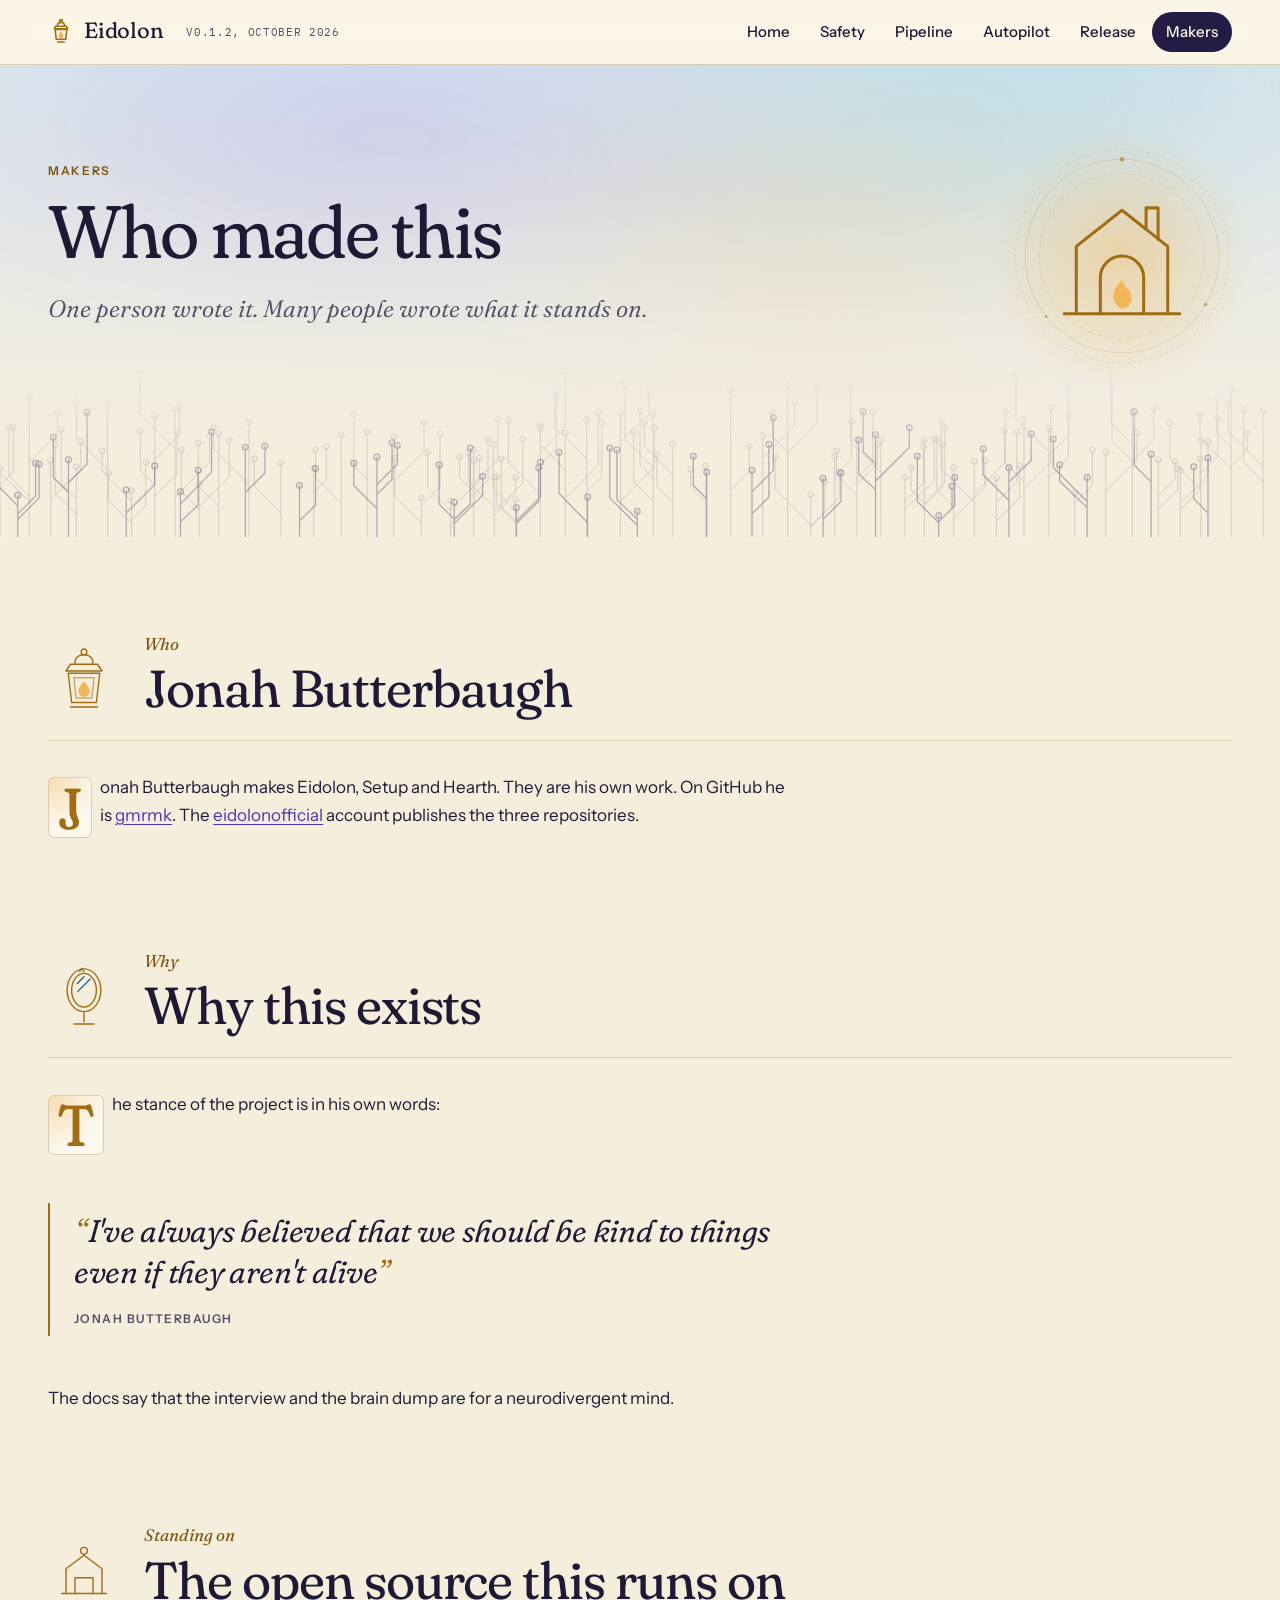
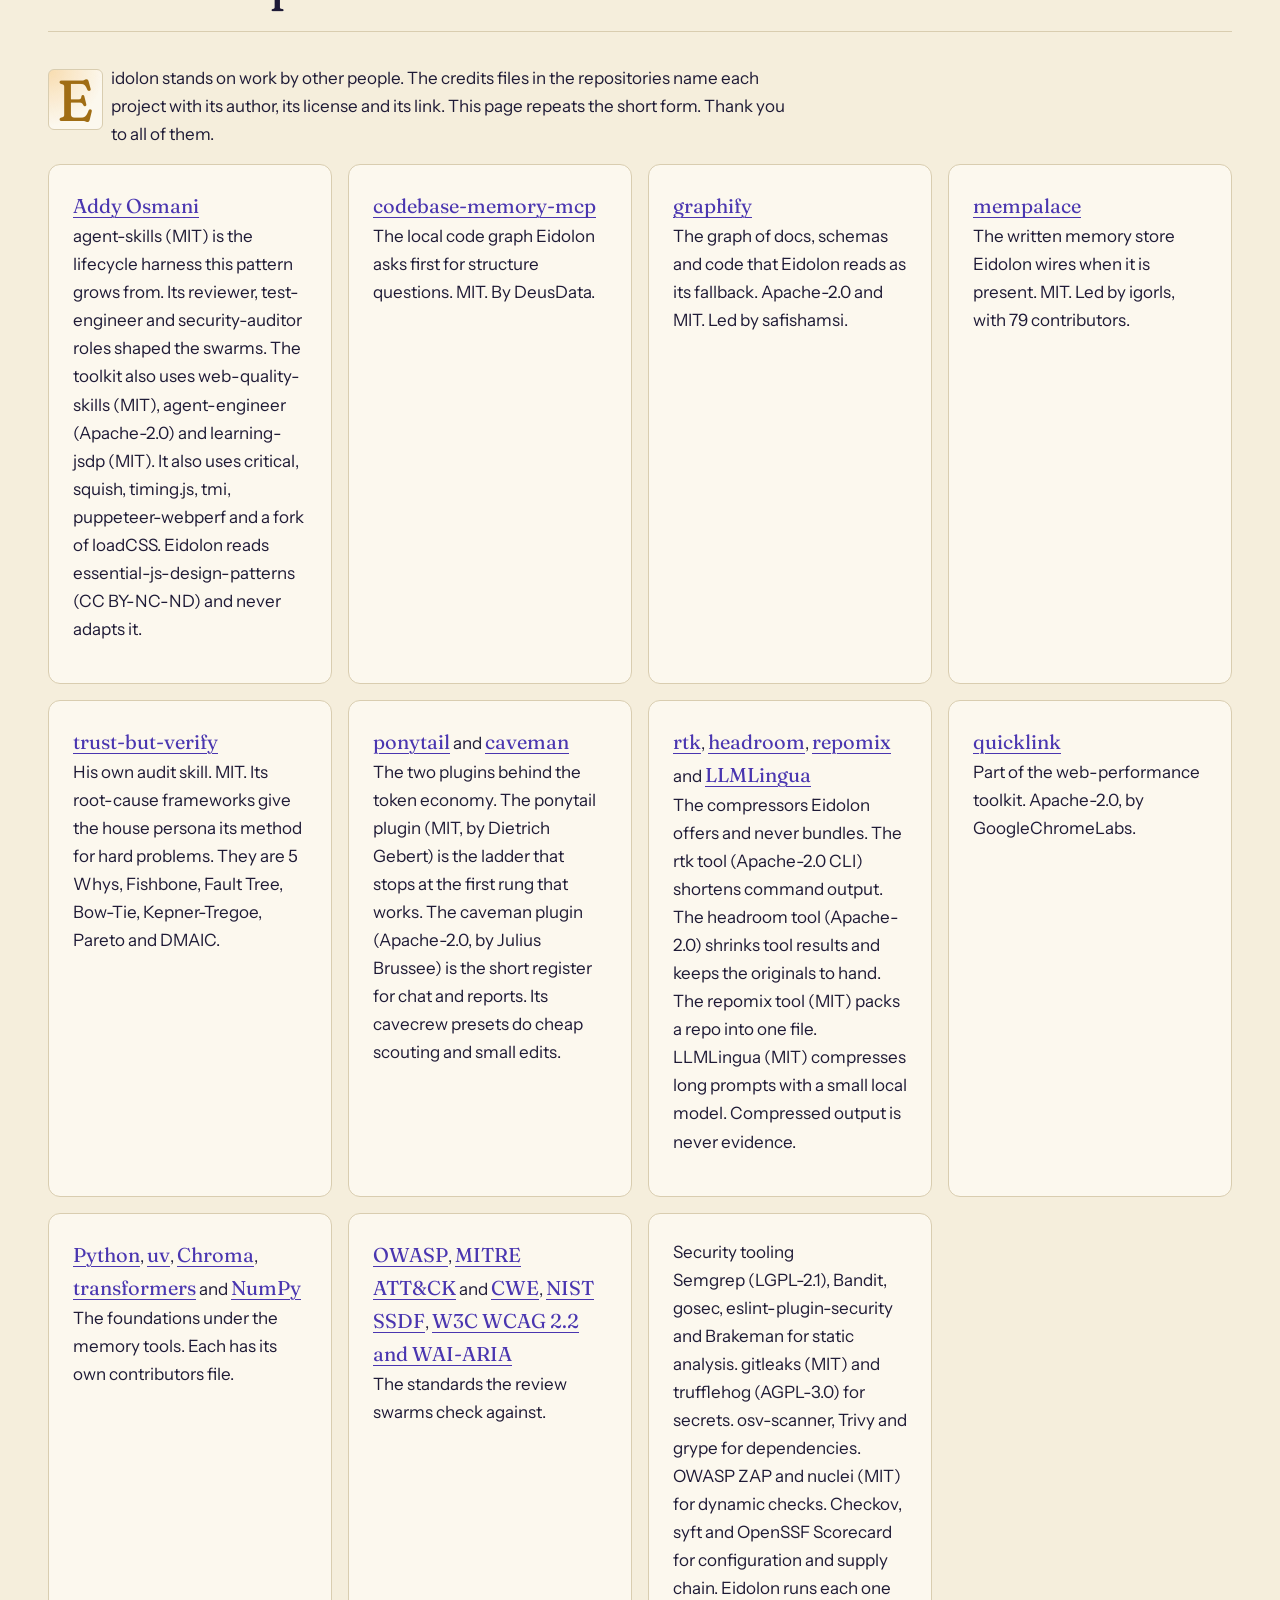
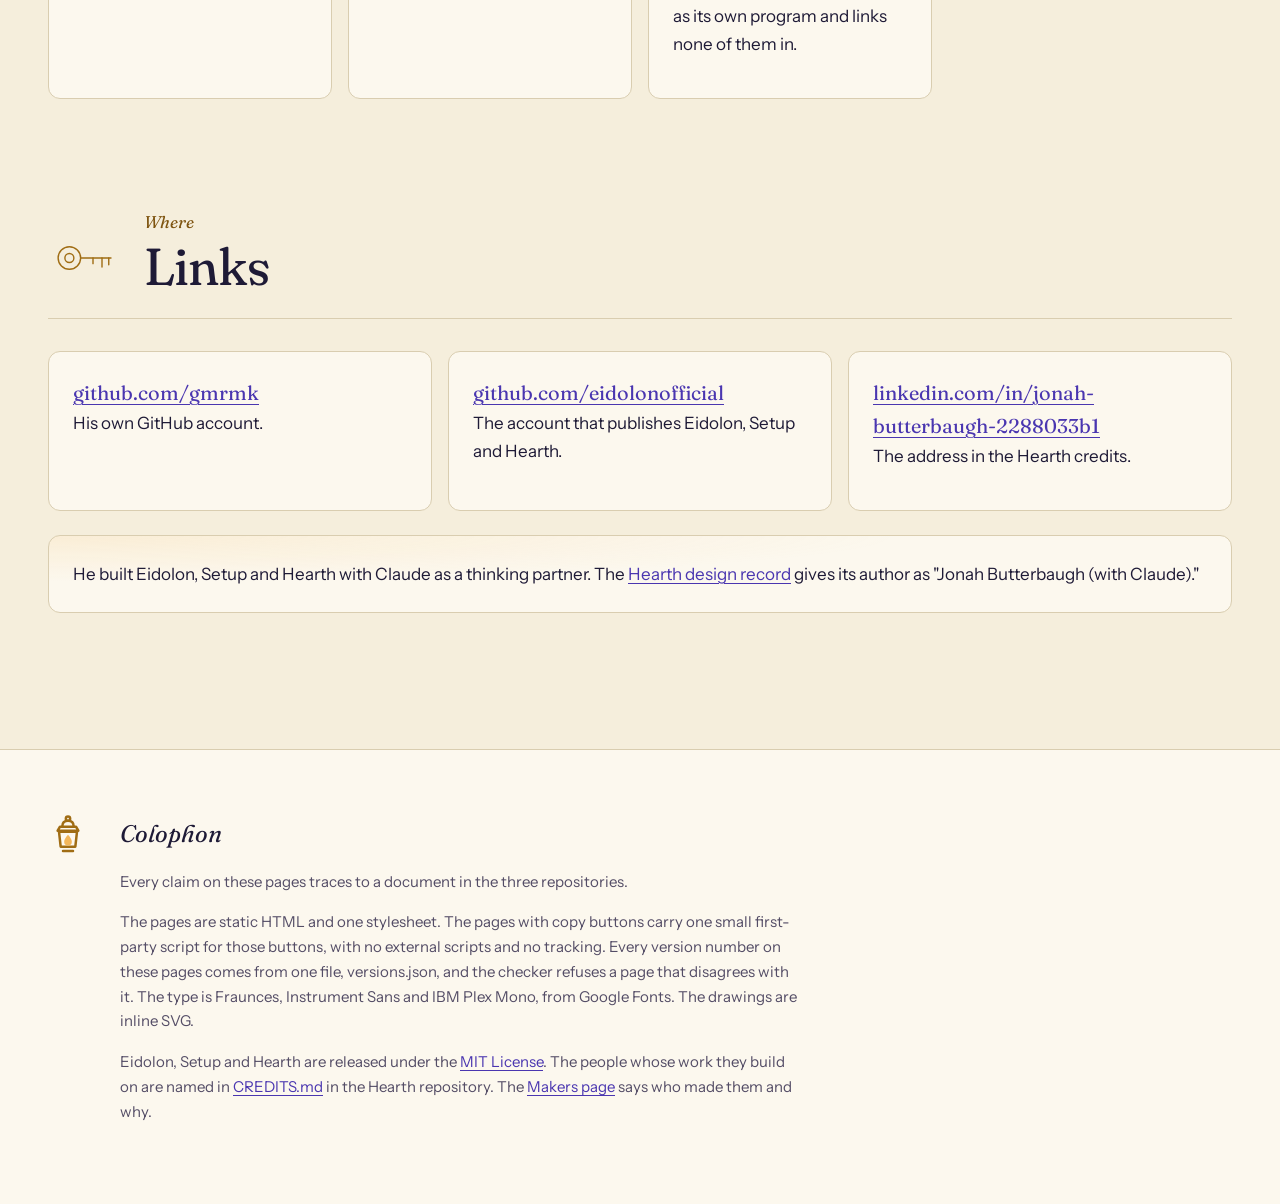
<file: about.html>
<!doctype html>
<html lang="en">
<head>
  <meta charset="utf-8">
  <meta name="viewport" content="width=device-width, initial-scale=1">
  <title>Eidolon makers</title>
  <meta name="description" content="Who made Eidolon, Setup and Hearth, and why they exist.">
  <meta name="color-scheme" content="light dark">
  <link rel="icon" href="lantern.svg" type="image/svg+xml">
  <link rel="preconnect" href="https://fonts.gstatic.com" crossorigin>
  <link rel="stylesheet" href="https://fonts.googleapis.com/css2?family=Fraunces:ital,opsz,wght,SOFT,WONK@0,9..144,300..800,0..100,0..1;1,9..144,300..800,0..100,0..1&amp;family=Instrument+Sans:ital,wght@0,400..700;1,400..700&amp;family=IBM+Plex+Mono:wght@400;500&amp;display=swap">
  <link rel="stylesheet" href="style.css">
</head>
<body>
  <a class="skip" href="#main">Skip to content</a>
  <header class="masthead">
    <div class="mast-inner">
      <p class="brand"><a href="index.html"><svg class="mark" viewBox="0 0 24 24" aria-hidden="true" focusable="false"><g fill="none" stroke="currentColor" stroke-width="1.5" stroke-linecap="round" stroke-linejoin="round"><circle cx="12" cy="2.8" r="1.3"/><path d="M8.6 7.4c0-2.4 1.5-3.3 3.4-3.3s3.4.9 3.4 3.3"/><path d="M7.2 7.6h9.6l1.4 2.4H5.8z"/><path d="M6.6 10.6h10.8l-1 9H7.6z"/><path d="M9 22.2h6"/></g><path class="mark-flame" d="M12 12.4c1.6 1.8 2.3 3 2.3 4.2a2.3 2.3 0 0 1-4.6 0c0-1.2.7-2.4 2.3-4.2z"/></svg><span>Eidolon</span></a></p>
      <p class="dateline">v0.1.2, October 2026</p>
      <nav class="site-nav" aria-label="Site">
        <ul>
          <li><a href="index.html">Home</a></li>
          <li><a href="safety.html">Safety</a></li>
          <li><a href="pipeline.html">Pipeline</a></li>
          <li><a href="autopilot.html">Autopilot</a></li>
          <li><a href="release.html">Release</a></li>
          <li><a href="about.html" aria-current="page">Makers</a></li>
        </ul>
      </nav>
    </div>
  </header>
  <main id="main" tabindex="-1">
    <header class="page-hero">
      <div class="aurora" aria-hidden="true"><span></span></div>
      <svg class="strip" viewBox="0 0 1440 240" preserveAspectRatio="xMidYMax slice" aria-hidden="true" focusable="false">
      <g class="trees trees-back" fill="none" stroke="currentColor" stroke-width="1" stroke-linecap="round" stroke-linejoin="round"><path d="M0 240V163M0 182L15 167V117M0 204L-32 172V148M33 240V83M33 194L10 171V116M33 156L65 124V101M33 200L-5 163V131M57 240V154M57 198L91 164V133M86 240V161M86 197L69 180V119M86 214L62 191V136M121 240V89M121 164L86 129V88M148 240V188M148 221L164 205V156M148 225L122 199V168M148 199L115 166V143M174 240V103M174 181L158 165V121M174 194L199 169V122M174 153L202 125V92M197 240V96M197 195L236 156V126M197 141L157 101V54M224 240V181M224 206L258 172V131M224 209L204 189V142M246 240V124M246 205L223 183V134M280 240V111M280 181L240 141V117M316 240V157M316 213L286 183V152M353 240V163M353 190L367 176V138M384 240V125M384 202L355 173V142M413 240V122M413 175L398 161V102M443 240V127M443 178L477 144V111M474 240V196M474 224L444 194V151M474 205L495 184V124M507 240V199M507 210L481 184V145M507 226L533 200V142M507 209L539 177V151M533 240V154M533 193L549 176V130M533 189L517 173V150M533 180L560 153V107M556 240V173M556 206L527 178V145M556 215L580 191V173M556 211L588 180V130M580 240V198M580 222L564 206V152M580 211L555 186V136M580 224L559 203V172M608 240V113M608 145L636 116V53M608 159L626 140V82M608 192L572 156V109M636 240V123M636 165L608 136V117M636 196L673 159V100M660 240V108M660 152L624 116V77M660 189L677 172V111M698 240V100M698 200L736 161V117M698 133L730 102V77M735 240V102M735 174L720 159V98M735 162L703 130V69M735 200L713 178V122M757 240V135M757 201L739 183V147M757 170L725 138V111M794 240V160M794 201L777 184V164M822 240V75M822 187L843 166V138M858 240V126M858 151L894 115V89M886 240V70M886 145L919 113V70M886 144L869 127V99M912 240V192M912 228L944 196V167M912 226L872 186V150M912 228L928 212V178M939 240V149M939 171L958 152V110M964 240V130M964 174L982 156V100M964 193L941 170V143M964 181L987 158V136M991 240V131M991 167L957 133V72M1018 240V173M1018 209L1051 177V130M1018 200L1039 179V139M1040 240V131M1040 202L1063 179V117M1040 202L1025 187V162M1040 204L1060 184V136M1073 240V162M1073 219L1108 184V154M1073 206L1054 187V130M1096 240V155M1096 192L1130 157V121M1096 201L1059 164V110M1121 240V174M1121 201L1144 178V122M1121 222L1147 196V160M1152 240V108M1152 178L1131 157V99M1152 186L1182 156V95M1180 240V118M1180 173L1202 151V103M1180 148L1202 126V73M1180 144L1143 107V60M1209 240V191M1209 202L1229 182V142M1244 240V145M1244 188L1279 153V123M1274 240V100M1274 155L1298 130V95M1274 155L1251 132V68M1274 136L1250 112V52M1303 240V153M1303 194L1322 175V155M1303 209L1325 187V163M1328 240V165M1328 209L1350 187V152M1328 202L1359 171V133M1351 240V132M1351 187L1316 152V112M1351 168L1370 149V106M1385 240V74M1385 139L1369 123V86M1385 164L1350 129V103M1385 160L1403 143V123M1421 240V98M1421 161L1382 122V88M1421 178L1399 155V97"/><circle cx="0" cy="163" r="3.2"/><circle cx="15" cy="117" r="3.2"/><circle cx="-32" cy="148" r="3.2"/><circle cx="33" cy="83" r="3.2"/><circle cx="10" cy="116" r="3.2"/><circle cx="65" cy="101" r="3.2"/><circle cx="-5" cy="131" r="3.2"/><circle cx="57" cy="154" r="3.2"/><circle cx="91" cy="133" r="3.2"/><circle cx="86" cy="161" r="3.2"/><circle cx="69" cy="119" r="3.2"/><circle cx="62" cy="136" r="3.2"/><circle cx="121" cy="89" r="3.2"/><circle cx="86" cy="88" r="3.2"/><circle cx="148" cy="188" r="3.2"/><circle cx="164" cy="156" r="3.2"/><circle cx="122" cy="168" r="3.2"/><circle cx="115" cy="143" r="3.2"/><circle cx="174" cy="103" r="3.2"/><circle cx="158" cy="121" r="3.2"/><circle cx="199" cy="122" r="3.2"/><circle cx="202" cy="92" r="3.2"/><circle cx="197" cy="96" r="3.2"/><circle cx="236" cy="126" r="3.2"/><circle cx="157" cy="54" r="3.2"/><circle cx="224" cy="181" r="3.2"/><circle cx="258" cy="131" r="3.2"/><circle cx="204" cy="142" r="3.2"/><circle cx="246" cy="124" r="3.2"/><circle cx="223" cy="134" r="3.2"/><circle cx="280" cy="111" r="3.2"/><circle cx="240" cy="117" r="3.2"/><circle cx="316" cy="157" r="3.2"/><circle cx="286" cy="152" r="3.2"/><circle cx="353" cy="163" r="3.2"/><circle cx="367" cy="138" r="3.2"/><circle cx="384" cy="125" r="3.2"/><circle cx="355" cy="142" r="3.2"/><circle cx="413" cy="122" r="3.2"/><circle cx="398" cy="102" r="3.2"/><circle cx="443" cy="127" r="3.2"/><circle cx="477" cy="111" r="3.2"/><circle cx="474" cy="196" r="3.2"/><circle cx="444" cy="151" r="3.2"/><circle cx="495" cy="124" r="3.2"/><circle cx="507" cy="199" r="3.2"/><circle cx="481" cy="145" r="3.2"/><circle cx="533" cy="142" r="3.2"/><circle cx="539" cy="151" r="3.2"/><circle cx="533" cy="154" r="3.2"/><circle cx="549" cy="130" r="3.2"/><circle cx="517" cy="150" r="3.2"/><circle cx="560" cy="107" r="3.2"/><circle cx="556" cy="173" r="3.2"/><circle cx="527" cy="145" r="3.2"/><circle cx="580" cy="173" r="3.2"/><circle cx="588" cy="130" r="3.2"/><circle cx="580" cy="198" r="3.2"/><circle cx="564" cy="152" r="3.2"/><circle cx="555" cy="136" r="3.2"/><circle cx="559" cy="172" r="3.2"/><circle cx="608" cy="113" r="3.2"/><circle cx="636" cy="53" r="3.2"/><circle cx="626" cy="82" r="3.2"/><circle cx="572" cy="109" r="3.2"/><circle cx="636" cy="123" r="3.2"/><circle cx="608" cy="117" r="3.2"/><circle cx="673" cy="100" r="3.2"/><circle cx="660" cy="108" r="3.2"/><circle cx="624" cy="77" r="3.2"/><circle cx="677" cy="111" r="3.2"/><circle cx="698" cy="100" r="3.2"/><circle cx="736" cy="117" r="3.2"/><circle cx="730" cy="77" r="3.2"/><circle cx="735" cy="102" r="3.2"/><circle cx="720" cy="98" r="3.2"/><circle cx="703" cy="69" r="3.2"/><circle cx="713" cy="122" r="3.2"/><circle cx="757" cy="135" r="3.2"/><circle cx="739" cy="147" r="3.2"/><circle cx="725" cy="111" r="3.2"/><circle cx="794" cy="160" r="3.2"/><circle cx="777" cy="164" r="3.2"/><circle cx="822" cy="75" r="3.2"/><circle cx="843" cy="138" r="3.2"/><circle cx="858" cy="126" r="3.2"/><circle cx="894" cy="89" r="3.2"/><circle cx="886" cy="70" r="3.2"/><circle cx="919" cy="70" r="3.2"/><circle cx="869" cy="99" r="3.2"/><circle cx="912" cy="192" r="3.2"/><circle cx="944" cy="167" r="3.2"/><circle cx="872" cy="150" r="3.2"/><circle cx="928" cy="178" r="3.2"/><circle cx="939" cy="149" r="3.2"/><circle cx="958" cy="110" r="3.2"/><circle cx="964" cy="130" r="3.2"/><circle cx="982" cy="100" r="3.2"/><circle cx="941" cy="143" r="3.2"/><circle cx="987" cy="136" r="3.2"/><circle cx="991" cy="131" r="3.2"/><circle cx="957" cy="72" r="3.2"/><circle cx="1018" cy="173" r="3.2"/><circle cx="1051" cy="130" r="3.2"/><circle cx="1039" cy="139" r="3.2"/><circle cx="1040" cy="131" r="3.2"/><circle cx="1063" cy="117" r="3.2"/><circle cx="1025" cy="162" r="3.2"/><circle cx="1060" cy="136" r="3.2"/><circle cx="1073" cy="162" r="3.2"/><circle cx="1108" cy="154" r="3.2"/><circle cx="1054" cy="130" r="3.2"/><circle cx="1096" cy="155" r="3.2"/><circle cx="1130" cy="121" r="3.2"/><circle cx="1059" cy="110" r="3.2"/><circle cx="1121" cy="174" r="3.2"/><circle cx="1144" cy="122" r="3.2"/><circle cx="1147" cy="160" r="3.2"/><circle cx="1152" cy="108" r="3.2"/><circle cx="1131" cy="99" r="3.2"/><circle cx="1182" cy="95" r="3.2"/><circle cx="1180" cy="118" r="3.2"/><circle cx="1202" cy="103" r="3.2"/><circle cx="1202" cy="73" r="3.2"/><circle cx="1143" cy="60" r="3.2"/><circle cx="1209" cy="191" r="3.2"/><circle cx="1229" cy="142" r="3.2"/><circle cx="1244" cy="145" r="3.2"/><circle cx="1279" cy="123" r="3.2"/><circle cx="1274" cy="100" r="3.2"/><circle cx="1298" cy="95" r="3.2"/><circle cx="1251" cy="68" r="3.2"/><circle cx="1250" cy="52" r="3.2"/><circle cx="1303" cy="153" r="3.2"/><circle cx="1322" cy="155" r="3.2"/><circle cx="1325" cy="163" r="3.2"/><circle cx="1328" cy="165" r="3.2"/><circle cx="1350" cy="152" r="3.2"/><circle cx="1359" cy="133" r="3.2"/><circle cx="1351" cy="132" r="3.2"/><circle cx="1316" cy="112" r="3.2"/><circle cx="1370" cy="106" r="3.2"/><circle cx="1385" cy="74" r="3.2"/><circle cx="1369" cy="86" r="3.2"/><circle cx="1350" cy="103" r="3.2"/><circle cx="1403" cy="123" r="3.2"/><circle cx="1421" cy="98" r="3.2"/><circle cx="1382" cy="88" r="3.2"/><circle cx="1399" cy="97" r="3.2"/></g>
      <g class="trees trees-front" fill="none" stroke="currentColor" stroke-width="1.4" stroke-linecap="round" stroke-linejoin="round"><path d="M20 240V193M20 220L44 196V158M20 214L40 194V157M20 205L-11 173V117M77 240V153M77 190L60 173V128M77 179L98 158V100M142 240V187M142 213L174 181V160M203 240V189M203 223L223 204V165M203 203L238 167V122M276 240V139M276 190L298 168V138M337 240V182M337 222L355 204V163M424 240V150M424 192L441 175V134M424 181L447 158V137M424 208L398 182V157M511 240V201M511 220L494 203V159M511 220L529 203V140M511 225L543 193V172M581 240V207M581 222L608 195V156M581 225L606 200V162M661 240V195M661 224L629 191V145M717 240V211M717 220L694 198V142M717 227L686 196V140M795 240V167M795 197L780 182V149M846 240V165M846 214L865 195V136M846 189L870 165V106M926 240V174M926 220L946 200V168M985 240V125M985 158L971 144V99M985 187L966 169V131M985 177L1023 139V117M1056 240V216M1056 223L1074 205V173M1056 224L1032 200V149M1056 223L1071 208V183M1135 240V162M1135 178L1160 154V124M1135 199L1106 170V141M1223 240V173M1223 207L1192 177V159M1223 200L1185 162V130M1295 240V147M1295 178L1276 159V99M1359 240V151M1359 213L1343 197V161"/><circle cx="20" cy="193" r="3.2"/><circle cx="44" cy="158" r="3.2"/><circle cx="40" cy="157" r="3.2"/><circle cx="-11" cy="117" r="3.2"/><circle cx="77" cy="153" r="3.2"/><circle cx="60" cy="128" r="3.2"/><circle cx="98" cy="100" r="3.2"/><circle cx="142" cy="187" r="3.2"/><circle cx="174" cy="160" r="3.2"/><circle cx="203" cy="189" r="3.2"/><circle cx="223" cy="165" r="3.2"/><circle cx="238" cy="122" r="3.2"/><circle cx="276" cy="139" r="3.2"/><circle cx="298" cy="138" r="3.2"/><circle cx="337" cy="182" r="3.2"/><circle cx="355" cy="163" r="3.2"/><circle cx="424" cy="150" r="3.2"/><circle cx="441" cy="134" r="3.2"/><circle cx="447" cy="137" r="3.2"/><circle cx="398" cy="157" r="3.2"/><circle cx="511" cy="201" r="3.2"/><circle cx="494" cy="159" r="3.2"/><circle cx="529" cy="140" r="3.2"/><circle cx="543" cy="172" r="3.2"/><circle cx="581" cy="207" r="3.2"/><circle cx="608" cy="156" r="3.2"/><circle cx="606" cy="162" r="3.2"/><circle cx="661" cy="195" r="3.2"/><circle cx="629" cy="145" r="3.2"/><circle cx="717" cy="211" r="3.2"/><circle cx="694" cy="142" r="3.2"/><circle cx="686" cy="140" r="3.2"/><circle cx="795" cy="167" r="3.2"/><circle cx="780" cy="149" r="3.2"/><circle cx="846" cy="165" r="3.2"/><circle cx="865" cy="136" r="3.2"/><circle cx="870" cy="106" r="3.2"/><circle cx="926" cy="174" r="3.2"/><circle cx="946" cy="168" r="3.2"/><circle cx="985" cy="125" r="3.2"/><circle cx="971" cy="99" r="3.2"/><circle cx="966" cy="131" r="3.2"/><circle cx="1023" cy="117" r="3.2"/><circle cx="1056" cy="216" r="3.2"/><circle cx="1074" cy="173" r="3.2"/><circle cx="1032" cy="149" r="3.2"/><circle cx="1071" cy="183" r="3.2"/><circle cx="1135" cy="162" r="3.2"/><circle cx="1160" cy="124" r="3.2"/><circle cx="1106" cy="141" r="3.2"/><circle cx="1223" cy="173" r="3.2"/><circle cx="1192" cy="159" r="3.2"/><circle cx="1185" cy="130" r="3.2"/><circle cx="1295" cy="147" r="3.2"/><circle cx="1276" cy="99" r="3.2"/><circle cx="1359" cy="151" r="3.2"/><circle cx="1343" cy="161" r="3.2"/></g>
    </svg>
      <div class="wrap page-hero-grid">
        <div>
          <p class="kicker">Makers</p>
          <h1>Who made this</h1>
          <p class="dek">One person wrote it. Many people wrote what it stands on.</p>
        </div>
        <div class="emblem"><svg class="orrery" viewBox="0 0 400 400" aria-hidden="true" focusable="false"><g fill="none" stroke="currentColor" stroke-linecap="round"><circle cx="200" cy="200" r="194" stroke-width="1" stroke-dasharray="1 9"/><circle cx="200" cy="200" r="176" stroke-width=".75" opacity=".7"/><circle cx="200" cy="200" r="150" stroke-width="1" stroke-dasharray="10 8" opacity=".45"/></g><g fill="currentColor"><circle cx="200" cy="24" r="4"/><circle cx="352" cy="288" r="3"/><circle cx="62" cy="310" r="2.5"/></g></svg><svg class="vignette" viewBox="0 0 64 64" aria-hidden="true" focusable="false"><g fill="none" stroke="currentColor" stroke-width="1.25" stroke-linecap="round" stroke-linejoin="round"><path d="M8 56h48"/><path d="M13 56V28l19-15 19 15v28"/><path d="M23 56V41a9 9 0 0 1 18 0v15"/><path d="M42 21v-9h5v13"/></g><path class="v-flame" d="M32 54c-4.5-2.5-5-7 0-12 1 3.5 4 4 4 7.5 0 2.5-1.5 4-4 4.5z"/></svg></div>
      </div>
    </header>

    <div class="wrap chapters about">
      <section class="chapter" id="who-made-it" aria-labelledby="who-made-it-h">
        <header class="chapter-head">
          <svg class="vignette" viewBox="0 0 64 64" aria-hidden="true" focusable="false"><g fill="none" stroke="currentColor" stroke-width="1.25" stroke-linecap="round" stroke-linejoin="round"><circle cx="32" cy="7" r="2.5"/><path d="M24 17c0-5 3.5-7.5 8-7.5s8 2.5 8 7.5"/><path d="M20 18h24l4 6H16z"/><path d="M18 26h28l-3 26H21z"/><path d="M23 30h18l-2 18H25z" opacity=".55"/><path d="M20 56h24"/></g><path class="v-flame" d="M32 33c3.5 4 5 6.5 5 9a5 5 0 0 1-10 0c0-2.5 1.5-5 5-9z"/></svg>
          <div><span class="kicker">Who</span><h2 id="who-made-it-h">Jonah Butterbaugh</h2></div>
        </header>
        <p class="initial">Jonah Butterbaugh makes Eidolon, Setup and Hearth. They are his own work. On GitHub he is <a href="https://github.com/gmrmk">gmrmk</a>. The <a href="https://github.com/eidolonofficial">eidolonofficial</a> account publishes the three repositories.</p>
      </section>

      <section class="chapter" id="why" aria-labelledby="why-h">
        <header class="chapter-head">
          <svg class="vignette" viewBox="0 0 64 64" aria-hidden="true" focusable="false"><g fill="none" stroke="currentColor" stroke-width="1.25" stroke-linecap="round" stroke-linejoin="round"><ellipse cx="32" cy="26" rx="15" ry="19"/><ellipse cx="32" cy="26" rx="11" ry="15"/><path d="M32 45v9"/><path d="M23 56h18"/><path d="M28 9.5l2-3 2 3"/></g><path class="v-glint" d="M26 20l6-6M26.5 27l11-11" fill="none" stroke-width="1.25" stroke-linecap="round"/></svg>
          <div><span class="kicker">Why</span><h2 id="why-h">Why this exists</h2></div>
        </header>
        <p class="initial">The stance of the project is in his own words:</p>
        <figure class="pullquote">
          <blockquote><p>I've always believed that we should be kind to things even if they aren't alive</p></blockquote>
          <figcaption>Jonah Butterbaugh</figcaption>
        </figure>
        <p>The docs say that the interview and the brain dump are for a neurodivergent mind.</p>
      </section>

      <section class="chapter" id="standing-on" aria-labelledby="standing-on-h">
        <header class="chapter-head">
          <svg class="vignette" viewBox="0 0 64 64" aria-hidden="true" focusable="false"><g fill="none" stroke="currentColor" stroke-width="1.25" stroke-linecap="round" stroke-linejoin="round"><path d="M12 52h40M16 52V30l16-12 16 12v22M24 52V38h16v14"/><circle cx="32" cy="14" r="3"/></g></svg>
          <div><span class="kicker">Standing on</span><h2 id="standing-on-h">The open source this runs on</h2></div>
        </header>
        <p class="initial">Eidolon stands on work by other people. The credits files in the repositories name each project with its author, its license and its link. This page repeats the short form. Thank you to all of them.</p>
        <ul class="kingdoms">
          <li><a href="https://github.com/addyosmani">Addy Osmani</a><p>agent-skills (MIT) is the lifecycle harness this pattern grows from. Its reviewer, test-engineer and security-auditor roles shaped the swarms. The toolkit also uses web-quality-skills (MIT), agent-engineer (Apache-2.0) and learning-jsdp (MIT). It also uses critical, squish, timing.js, tmi, puppeteer-webperf and a fork of loadCSS. Eidolon reads essential-js-design-patterns (CC BY-NC-ND) and never adapts it.</p></li>
          <li><a href="https://github.com/DeusData/codebase-memory-mcp">codebase-memory-mcp</a><p>The local code graph Eidolon asks first for structure questions. MIT. By DeusData.</p></li>
          <li><a href="https://github.com/Graphify-Labs/graphify">graphify</a><p>The graph of docs, schemas and code that Eidolon reads as its fallback. Apache-2.0 and MIT. Led by safishamsi.</p></li>
          <li><a href="https://github.com/MemPalace/mempalace">mempalace</a><p>The written memory store Eidolon wires when it is present. MIT. Led by igorls, with 79 contributors.</p></li>
          <li><a href="https://github.com/gmrmk/trust-but-verify">trust-but-verify</a><p>His own audit skill. MIT. Its root-cause frameworks give the house persona its method for hard problems. They are 5 Whys, Fishbone, Fault Tree, Bow-Tie, Kepner-Tregoe, Pareto and DMAIC.</p></li>
          <li><a href="https://github.com/DietrichGebert/ponytail">ponytail</a> and <a href="https://github.com/JuliusBrussee/caveman">caveman</a><p>The two plugins behind the token economy. The ponytail plugin (MIT, by Dietrich Gebert) is the ladder that stops at the first rung that works. The caveman plugin (Apache-2.0, by Julius Brussee) is the short register for chat and reports. Its cavecrew presets do cheap scouting and small edits.</p></li>
          <li><a href="https://github.com/rtk-ai/rtk">rtk</a>, <a href="https://github.com/headroomlabs-ai/headroom">headroom</a>, <a href="https://github.com/yamadashy/repomix">repomix</a> and <a href="https://github.com/microsoft/LLMLingua">LLMLingua</a><p>The compressors Eidolon offers and never bundles. The rtk tool (Apache-2.0 CLI) shortens command output. The headroom tool (Apache-2.0) shrinks tool results and keeps the originals to hand. The repomix tool (MIT) packs a repo into one file. LLMLingua (MIT) compresses long prompts with a small local model. Compressed output is never evidence.</p></li>
          <li><a href="https://github.com/GoogleChromeLabs/quicklink">quicklink</a><p>Part of the web-performance toolkit. Apache-2.0, by GoogleChromeLabs.</p></li>
          <li><a href="https://github.com/python/cpython">Python</a>, <a href="https://github.com/astral-sh/uv">uv</a>, <a href="https://github.com/chroma-core/chroma">Chroma</a>, <a href="https://github.com/huggingface/transformers">transformers</a> and <a href="https://github.com/numpy/numpy">NumPy</a><p>The foundations under the memory tools. Each has its own contributors file.</p></li>
          <li><a href="https://owasp.org">OWASP</a>, <a href="https://attack.mitre.org">MITRE ATT&amp;CK</a> and <a href="https://cwe.mitre.org">CWE</a>, <a href="https://csrc.nist.gov/projects/ssdf">NIST SSDF</a>, <a href="https://www.w3.org/WAI/">W3C WCAG 2.2 and WAI-ARIA</a><p>The standards the review swarms check against.</p></li>
          <li>Security tooling<p>Semgrep (LGPL-2.1), Bandit, gosec, eslint-plugin-security and Brakeman for static analysis. gitleaks (MIT) and trufflehog (AGPL-3.0) for secrets. osv-scanner, Trivy and grype for dependencies. OWASP ZAP and nuclei (MIT) for dynamic checks. Checkov, syft and OpenSSF Scorecard for configuration and supply chain. Eidolon runs each one as its own program and links none of them in.</p></li>
        </ul>
      </section>

      <section class="chapter" id="links" aria-labelledby="links-h">
        <header class="chapter-head">
          <svg class="vignette" viewBox="0 0 64 64" aria-hidden="true" focusable="false"><g fill="none" stroke="currentColor" stroke-width="1.25" stroke-linecap="round" stroke-linejoin="round"><circle cx="19" cy="32" r="10"/><circle cx="19" cy="32" r="4"/><path d="M29 32h27"/><path d="M48 32v8M54 32v6M40 32v5"/></g></svg>
          <div><span class="kicker">Where</span><h2 id="links-h">Links</h2></div>
        </header>
        <ul class="kingdoms">
          <li><a href="https://github.com/gmrmk">github.com/gmrmk</a><p>His own GitHub account.</p></li>
          <li><a href="https://github.com/eidolonofficial">github.com/eidolonofficial</a><p>The account that publishes Eidolon, Setup and Hearth.</p></li>
          <li><a href="https://linkedin.com/in/jonah-butterbaugh-2288033b1">linkedin.com/in/jonah-butterbaugh-2288033b1</a><p>The address in the Hearth credits.</p></li>
        </ul>
        <p class="honest">He built Eidolon, Setup and Hearth with Claude as a thinking partner. The <a href="https://github.com/eidolonofficial/Hearth/blob/v0.1.2/HEARTH-SPEC.md">Hearth design record</a> gives its author as "Jonah Butterbaugh (with Claude)."</p>
      </section>
    </div>
  </main>
  <footer class="colophon">
    <div class="colophon-inner">
      <svg class="mark" viewBox="0 0 24 24" aria-hidden="true" focusable="false"><g fill="none" stroke="currentColor" stroke-width="1.5" stroke-linecap="round" stroke-linejoin="round"><circle cx="12" cy="2.8" r="1.3"/><path d="M8.6 7.4c0-2.4 1.5-3.3 3.4-3.3s3.4.9 3.4 3.3"/><path d="M7.2 7.6h9.6l1.4 2.4H5.8z"/><path d="M6.6 10.6h10.8l-1 9H7.6z"/><path d="M9 22.2h6"/></g><path class="mark-flame" d="M12 12.4c1.6 1.8 2.3 3 2.3 4.2a2.3 2.3 0 0 1-4.6 0c0-1.2.7-2.4 2.3-4.2z"/></svg>
      <div>
        <h2>Colophon</h2>
        <p>Every claim on these pages traces to a document in the three repositories.</p>
        <p>The pages are static HTML and one stylesheet. The pages with copy buttons carry one small first-party script for those buttons, with no external scripts and no tracking. Every version number on these pages comes from one file, versions.json, and the checker refuses a page that disagrees with it. The type is Fraunces, Instrument Sans and IBM Plex Mono, from Google Fonts. The drawings are inline SVG.</p>
        <p>Eidolon, Setup and Hearth are released under the <a href="https://github.com/eidolonofficial/Hearth/blob/v0.1.2/LICENSE">MIT License</a>. The people whose work they build on are named in <a href="https://github.com/eidolonofficial/Hearth/blob/v0.1.2/CREDITS.md">CREDITS.md</a> in the Hearth repository. The <a href="about.html">Makers page</a> says who made them and why.</p>
      </div>
    </div>
  </footer>
</body>
</html>
</file>
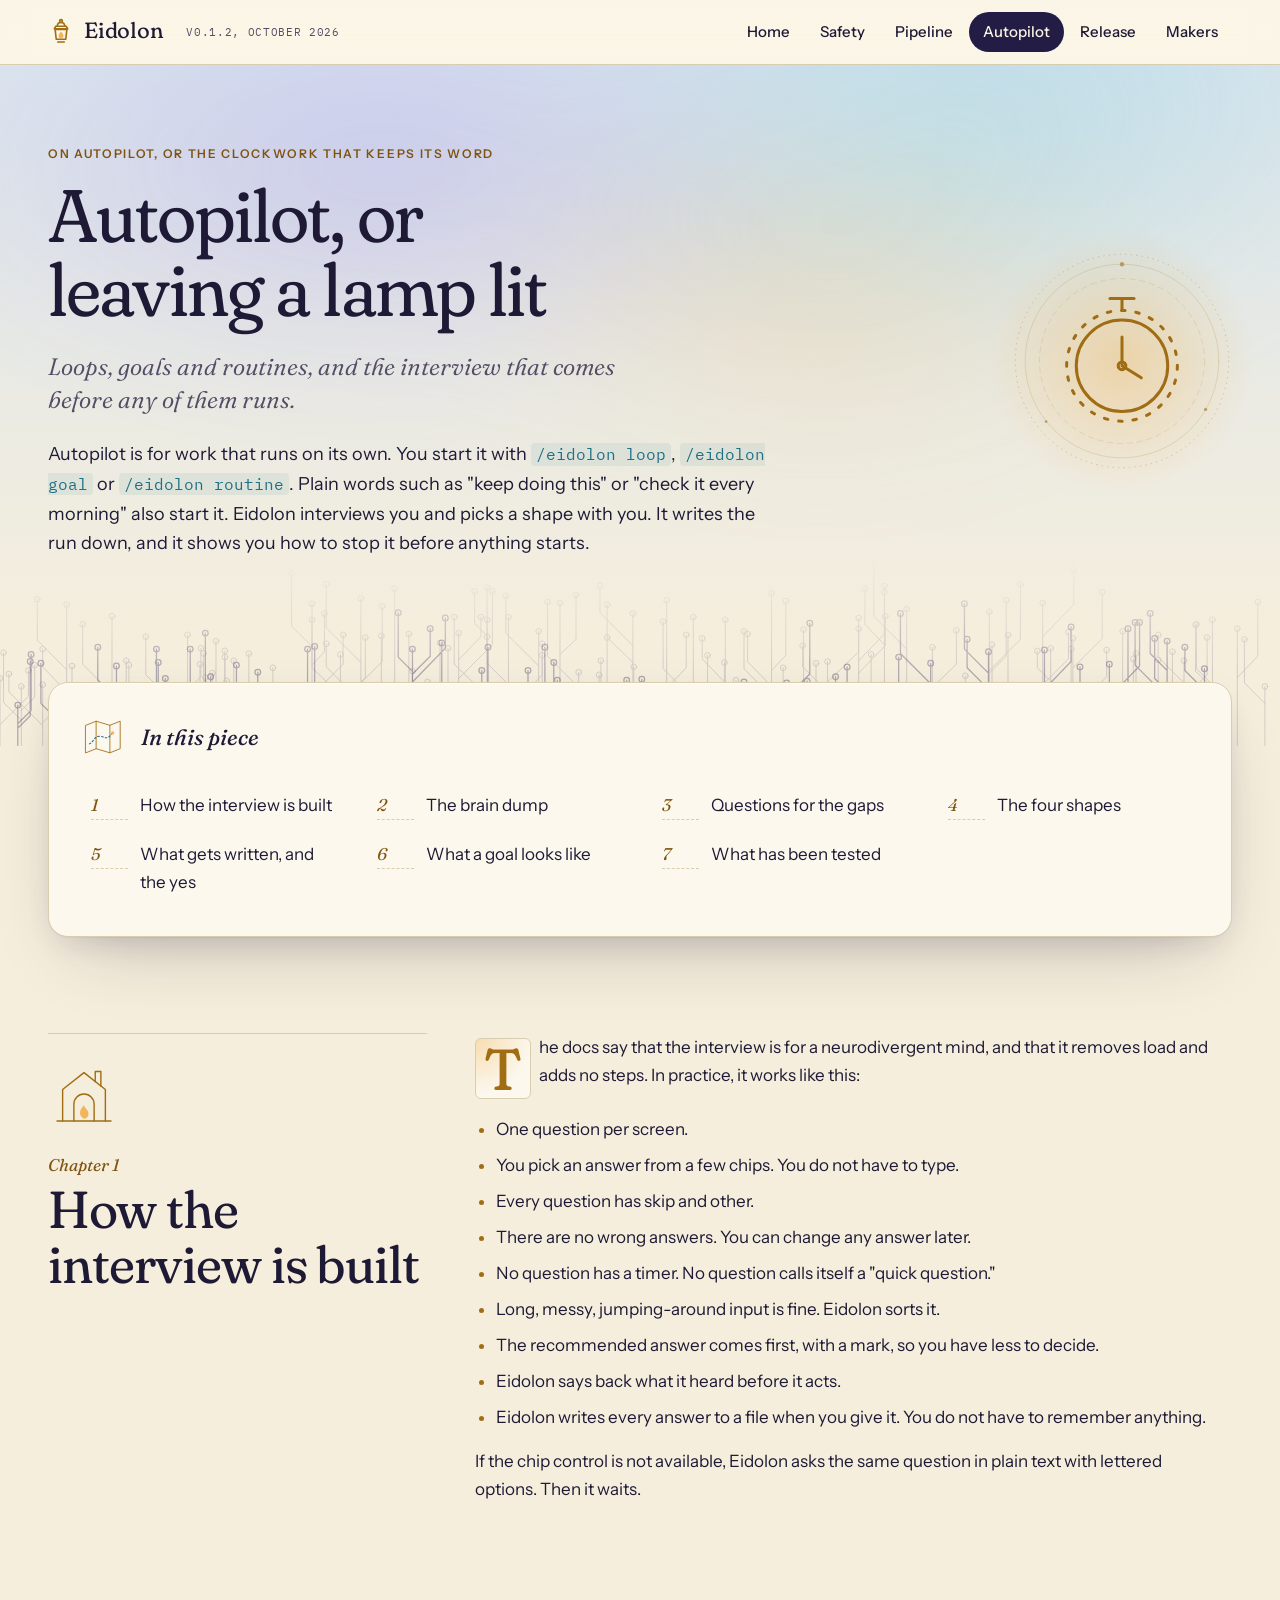
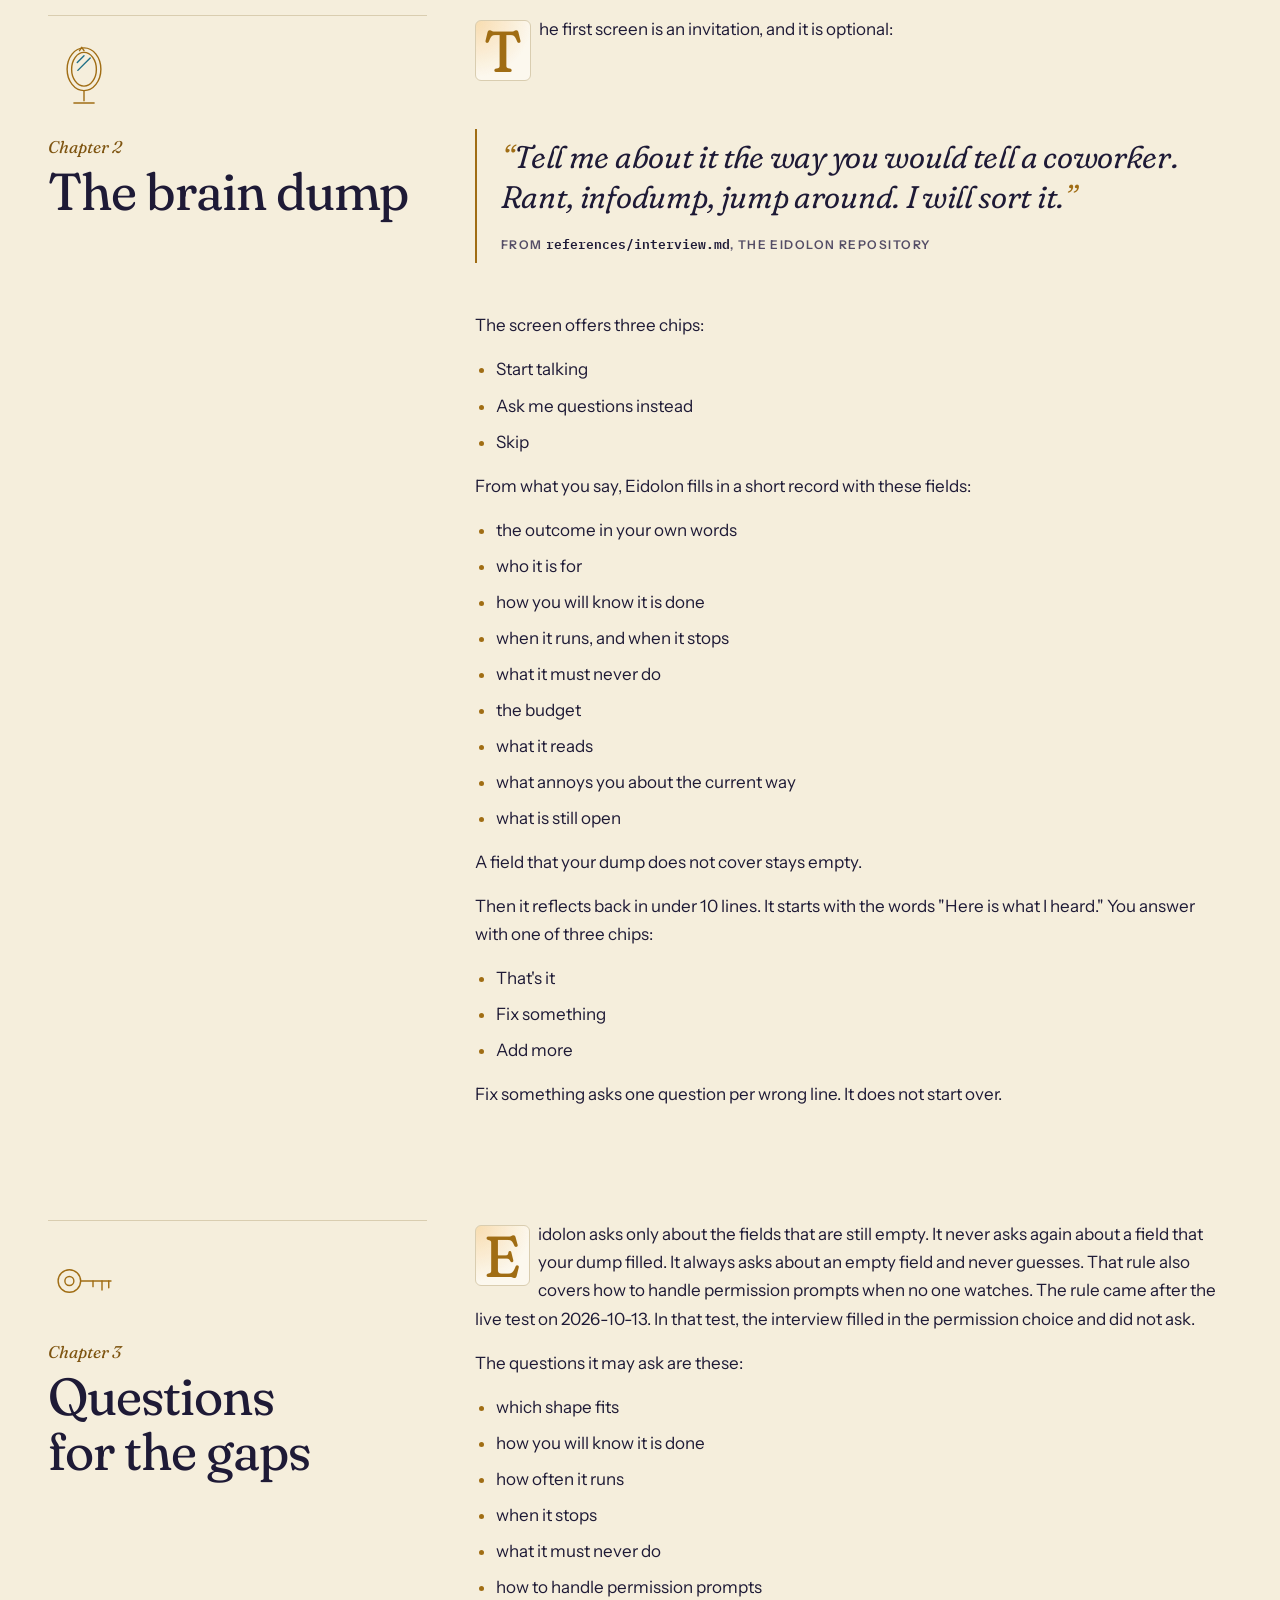
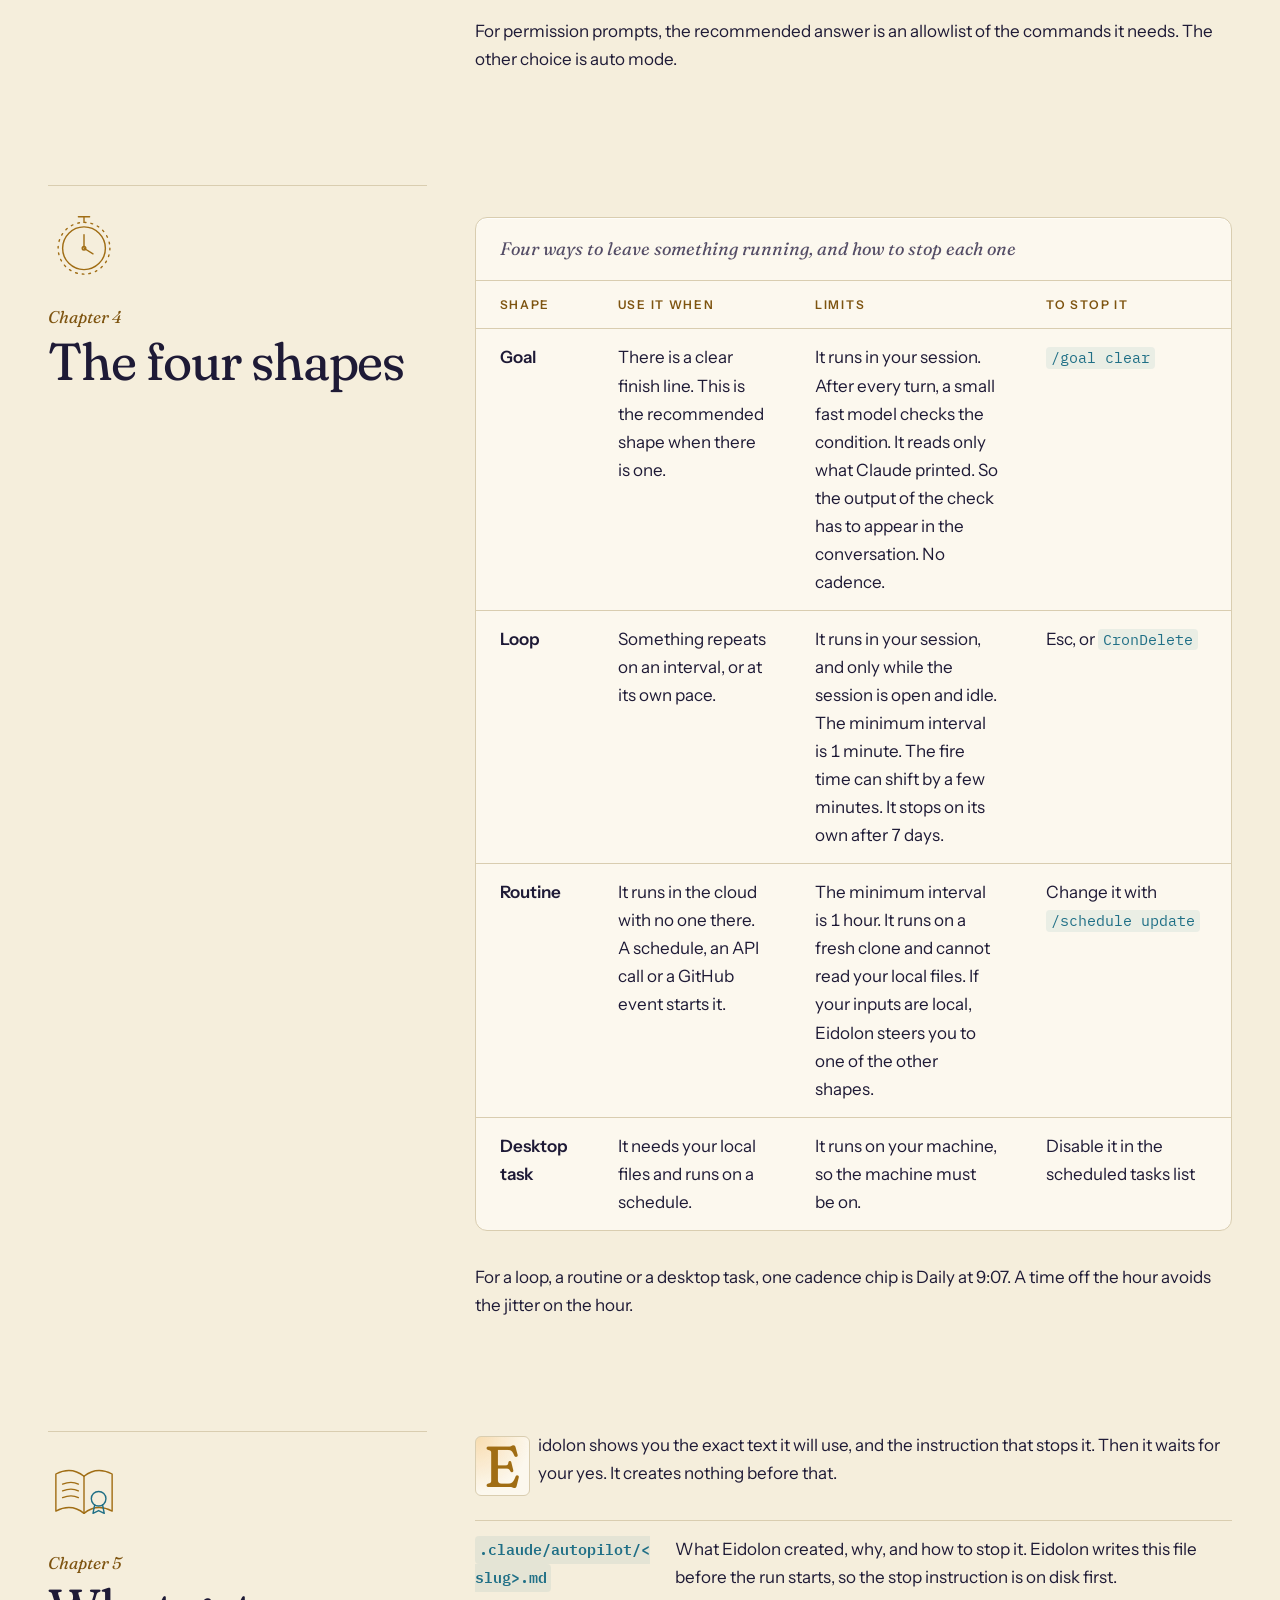
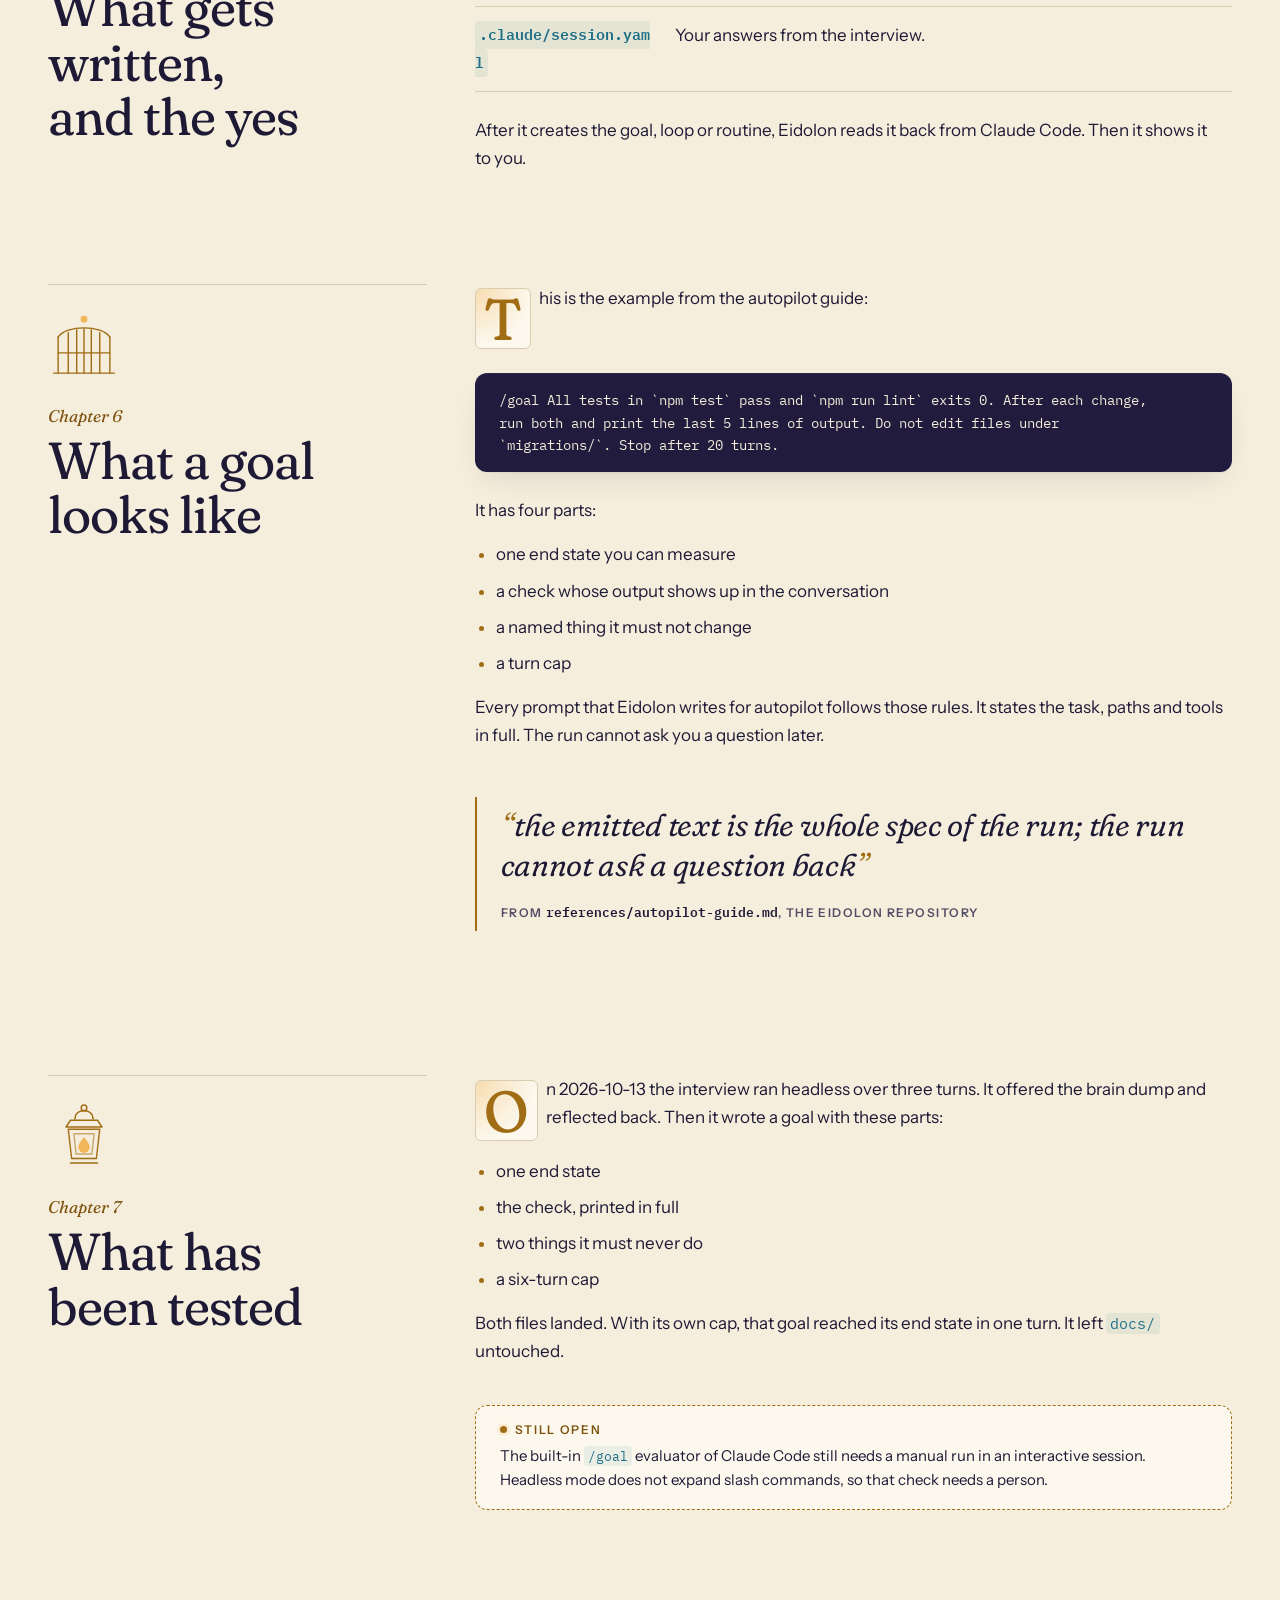
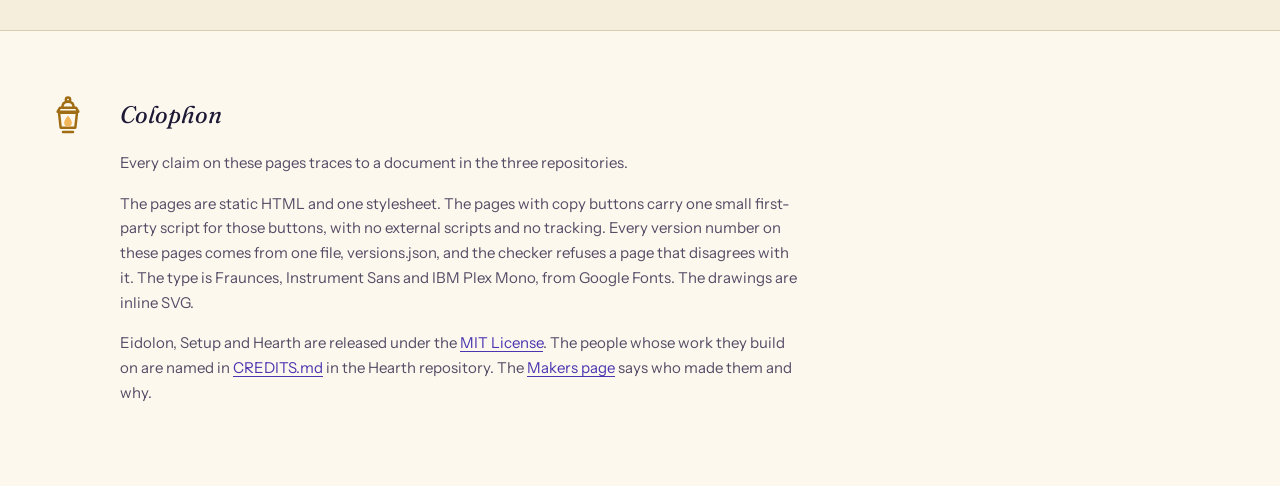
<file: autopilot.html>
<!doctype html>
<html lang="en">
<head>
  <meta charset="utf-8">
  <meta name="viewport" content="width=device-width, initial-scale=1">
  <title>Eidolon autopilot</title>
  <meta name="description" content="The brain dump, the interview and the four shapes for work that runs on its own.">
  <meta name="color-scheme" content="light dark">
  <link rel="icon" href="lantern.svg" type="image/svg+xml">
  <link rel="preconnect" href="https://fonts.gstatic.com" crossorigin>
  <link rel="stylesheet" href="https://fonts.googleapis.com/css2?family=Fraunces:ital,opsz,wght,SOFT,WONK@0,9..144,300..800,0..100,0..1;1,9..144,300..800,0..100,0..1&amp;family=Instrument+Sans:ital,wght@0,400..700;1,400..700&amp;family=IBM+Plex+Mono:wght@400;500&amp;display=swap">
  <link rel="stylesheet" href="style.css">
</head>
<body>
  <a class="skip" href="#main">Skip to content</a>
  <header class="masthead">
    <div class="mast-inner">
      <p class="brand"><a href="index.html"><svg class="mark" viewBox="0 0 24 24" aria-hidden="true" focusable="false"><g fill="none" stroke="currentColor" stroke-width="1.5" stroke-linecap="round" stroke-linejoin="round"><circle cx="12" cy="2.8" r="1.3"/><path d="M8.6 7.4c0-2.4 1.5-3.3 3.4-3.3s3.4.9 3.4 3.3"/><path d="M7.2 7.6h9.6l1.4 2.4H5.8z"/><path d="M6.6 10.6h10.8l-1 9H7.6z"/><path d="M9 22.2h6"/></g><path class="mark-flame" d="M12 12.4c1.6 1.8 2.3 3 2.3 4.2a2.3 2.3 0 0 1-4.6 0c0-1.2.7-2.4 2.3-4.2z"/></svg><span>Eidolon</span></a></p>
      <p class="dateline">v0.1.2, October 2026</p>
      <nav class="site-nav" aria-label="Site">
        <ul>
          <li><a href="index.html">Home</a></li>
          <li><a href="safety.html">Safety</a></li>
          <li><a href="pipeline.html">Pipeline</a></li>
          <li><a href="autopilot.html" aria-current="page">Autopilot</a></li>
          <li><a href="release.html">Release</a></li>
          <li><a href="about.html">Makers</a></li>
        </ul>
      </nav>
    </div>
  </header>
  <main id="main" tabindex="-1">
    <header class="page-hero">
      <div class="aurora" aria-hidden="true"><span></span></div>
      <svg class="strip" viewBox="0 0 1440 240" preserveAspectRatio="xMidYMax slice" aria-hidden="true" focusable="false">
      <g class="trees trees-back" fill="none" stroke="currentColor" stroke-width="1" stroke-linecap="round" stroke-linejoin="round"><path d="M0 240V164M0 216L32 184V155M24 240V173M24 200L39 185V149M24 211L4 191V135M48 240V171M48 217L10 179V159M48 214L81 180V150M75 240V81M75 179L48 151V131M75 154L42 121V75M102 240V193M102 222L86 205V182M126 240V94M126 181L93 148V103M162 240V192M162 213L142 193V144M162 216L145 199V149M196 240V177M196 191L164 160V117M196 218L225 190V148M196 192L226 162V130M231 240V163M231 217L263 185V144M231 200L253 177V140M231 190L211 169V115M255 240V167M255 212L239 195V158M255 214L229 188V136M278 240V189M278 203L307 174V152M278 215L243 179V122M278 202L253 178V133M314 240V185M314 220L280 186V136M351 240V80M351 183L386 148V115M351 149L365 134V91M351 128L328 105V46M383 240V137M383 192L411 163V118M383 183L351 152V98M406 240V74M406 169L430 145V83M406 190L367 151V125M406 146L367 107V58M444 240V63M444 182L429 168V116M481 240V168M481 203L504 180V130M481 203L464 186V156M481 193L460 171V114M516 240V113M516 143L541 117V95M516 204L495 183V124M516 164L554 126V66M548 240V62M548 184L511 148V95M548 116L534 102V66M572 240V95M572 203L548 179V117M572 171L548 147V98M572 199L610 160V138M606 240V111M606 150L569 113V71M630 240V79M630 192L610 171V125M630 137L648 120V70M651 240V157M651 174L616 139V78M651 195L676 170V144M690 240V195M690 205L674 189V160M690 225L713 202V151M712 240V91M712 146L683 118V81M712 201L683 172V118M712 127L675 90V60M750 240V76M750 175L772 152V115M780 240V95M780 200L796 184V138M780 187L746 153V100M816 240V98M816 169L790 142V119M846 240V181M846 210L881 175V152M846 208L828 190V166M846 225L815 193V146M868 240V68M868 155L884 138V77M868 185L837 153V111M868 173L841 145V114M904 240V109M904 206L918 191V147M931 240V145M931 168L966 134V96M931 179L903 151V127M966 240V108M966 144L995 114V67M966 158L996 127V94M966 196L980 181V137M995 240V60M995 126L973 103V63M1020 240V86M1020 131L983 94V31M1049 240V129M1049 174L1076 148V110M1086 240V161M1086 205L1116 174V126M1113 240V89M1113 155L1148 120V58M1113 158L1132 139V76M1113 198L1134 177V115M1149 240V195M1149 211L1182 179V130M1173 240V79M1173 171L1202 142V112M1173 117L1208 81V42M1207 240V119M1207 201L1245 162V132M1207 192L1167 152V133M1207 152L1240 119V67M1237 240V185M1237 210L1205 178V131M1263 240V111M1263 198L1278 183V136M1294 240V195M1294 206L1319 181V134M1294 211L1275 192V142M1332 240V144M1332 185L1358 160V118M1332 169L1303 140V115M1332 205L1303 176V143M1364 240V98M1364 171L1346 153V103M1364 174L1345 156V104M1392 240V108M1392 163L1415 139V78M1423 240V173M1423 192L1400 169V120"/><circle cx="0" cy="164" r="3.2"/><circle cx="32" cy="155" r="3.2"/><circle cx="24" cy="173" r="3.2"/><circle cx="39" cy="149" r="3.2"/><circle cx="4" cy="135" r="3.2"/><circle cx="48" cy="171" r="3.2"/><circle cx="10" cy="159" r="3.2"/><circle cx="81" cy="150" r="3.2"/><circle cx="75" cy="81" r="3.2"/><circle cx="48" cy="131" r="3.2"/><circle cx="42" cy="75" r="3.2"/><circle cx="102" cy="193" r="3.2"/><circle cx="86" cy="182" r="3.2"/><circle cx="126" cy="94" r="3.2"/><circle cx="93" cy="103" r="3.2"/><circle cx="162" cy="192" r="3.2"/><circle cx="142" cy="144" r="3.2"/><circle cx="145" cy="149" r="3.2"/><circle cx="196" cy="177" r="3.2"/><circle cx="164" cy="117" r="3.2"/><circle cx="225" cy="148" r="3.2"/><circle cx="226" cy="130" r="3.2"/><circle cx="231" cy="163" r="3.2"/><circle cx="263" cy="144" r="3.2"/><circle cx="253" cy="140" r="3.2"/><circle cx="211" cy="115" r="3.2"/><circle cx="255" cy="167" r="3.2"/><circle cx="239" cy="158" r="3.2"/><circle cx="229" cy="136" r="3.2"/><circle cx="278" cy="189" r="3.2"/><circle cx="307" cy="152" r="3.2"/><circle cx="243" cy="122" r="3.2"/><circle cx="253" cy="133" r="3.2"/><circle cx="314" cy="185" r="3.2"/><circle cx="280" cy="136" r="3.2"/><circle cx="351" cy="80" r="3.2"/><circle cx="386" cy="115" r="3.2"/><circle cx="365" cy="91" r="3.2"/><circle cx="328" cy="46" r="3.2"/><circle cx="383" cy="137" r="3.2"/><circle cx="411" cy="118" r="3.2"/><circle cx="351" cy="98" r="3.2"/><circle cx="406" cy="74" r="3.2"/><circle cx="430" cy="83" r="3.2"/><circle cx="367" cy="125" r="3.2"/><circle cx="367" cy="58" r="3.2"/><circle cx="444" cy="63" r="3.2"/><circle cx="429" cy="116" r="3.2"/><circle cx="481" cy="168" r="3.2"/><circle cx="504" cy="130" r="3.2"/><circle cx="464" cy="156" r="3.2"/><circle cx="460" cy="114" r="3.2"/><circle cx="516" cy="113" r="3.2"/><circle cx="541" cy="95" r="3.2"/><circle cx="495" cy="124" r="3.2"/><circle cx="554" cy="66" r="3.2"/><circle cx="548" cy="62" r="3.2"/><circle cx="511" cy="95" r="3.2"/><circle cx="534" cy="66" r="3.2"/><circle cx="572" cy="95" r="3.2"/><circle cx="548" cy="117" r="3.2"/><circle cx="548" cy="98" r="3.2"/><circle cx="610" cy="138" r="3.2"/><circle cx="606" cy="111" r="3.2"/><circle cx="569" cy="71" r="3.2"/><circle cx="630" cy="79" r="3.2"/><circle cx="610" cy="125" r="3.2"/><circle cx="648" cy="70" r="3.2"/><circle cx="651" cy="157" r="3.2"/><circle cx="616" cy="78" r="3.2"/><circle cx="676" cy="144" r="3.2"/><circle cx="690" cy="195" r="3.2"/><circle cx="674" cy="160" r="3.2"/><circle cx="713" cy="151" r="3.2"/><circle cx="712" cy="91" r="3.2"/><circle cx="683" cy="81" r="3.2"/><circle cx="683" cy="118" r="3.2"/><circle cx="675" cy="60" r="3.2"/><circle cx="750" cy="76" r="3.2"/><circle cx="772" cy="115" r="3.2"/><circle cx="780" cy="95" r="3.2"/><circle cx="796" cy="138" r="3.2"/><circle cx="746" cy="100" r="3.2"/><circle cx="816" cy="98" r="3.2"/><circle cx="790" cy="119" r="3.2"/><circle cx="846" cy="181" r="3.2"/><circle cx="881" cy="152" r="3.2"/><circle cx="828" cy="166" r="3.2"/><circle cx="815" cy="146" r="3.2"/><circle cx="868" cy="68" r="3.2"/><circle cx="884" cy="77" r="3.2"/><circle cx="837" cy="111" r="3.2"/><circle cx="841" cy="114" r="3.2"/><circle cx="904" cy="109" r="3.2"/><circle cx="918" cy="147" r="3.2"/><circle cx="931" cy="145" r="3.2"/><circle cx="966" cy="96" r="3.2"/><circle cx="903" cy="127" r="3.2"/><circle cx="966" cy="108" r="3.2"/><circle cx="995" cy="67" r="3.2"/><circle cx="996" cy="94" r="3.2"/><circle cx="980" cy="137" r="3.2"/><circle cx="995" cy="60" r="3.2"/><circle cx="973" cy="63" r="3.2"/><circle cx="1020" cy="86" r="3.2"/><circle cx="983" cy="31" r="3.2"/><circle cx="1049" cy="129" r="3.2"/><circle cx="1076" cy="110" r="3.2"/><circle cx="1086" cy="161" r="3.2"/><circle cx="1116" cy="126" r="3.2"/><circle cx="1113" cy="89" r="3.2"/><circle cx="1148" cy="58" r="3.2"/><circle cx="1132" cy="76" r="3.2"/><circle cx="1134" cy="115" r="3.2"/><circle cx="1149" cy="195" r="3.2"/><circle cx="1182" cy="130" r="3.2"/><circle cx="1173" cy="79" r="3.2"/><circle cx="1202" cy="112" r="3.2"/><circle cx="1208" cy="42" r="3.2"/><circle cx="1207" cy="119" r="3.2"/><circle cx="1245" cy="132" r="3.2"/><circle cx="1167" cy="133" r="3.2"/><circle cx="1240" cy="67" r="3.2"/><circle cx="1237" cy="185" r="3.2"/><circle cx="1205" cy="131" r="3.2"/><circle cx="1263" cy="111" r="3.2"/><circle cx="1278" cy="136" r="3.2"/><circle cx="1294" cy="195" r="3.2"/><circle cx="1319" cy="134" r="3.2"/><circle cx="1275" cy="142" r="3.2"/><circle cx="1332" cy="144" r="3.2"/><circle cx="1358" cy="118" r="3.2"/><circle cx="1303" cy="115" r="3.2"/><circle cx="1303" cy="143" r="3.2"/><circle cx="1364" cy="98" r="3.2"/><circle cx="1346" cy="103" r="3.2"/><circle cx="1345" cy="104" r="3.2"/><circle cx="1392" cy="108" r="3.2"/><circle cx="1415" cy="78" r="3.2"/><circle cx="1423" cy="173" r="3.2"/><circle cx="1400" cy="120" r="3.2"/></g>
      <g class="trees trees-front" fill="none" stroke="currentColor" stroke-width="1.4" stroke-linecap="round" stroke-linejoin="round"><path d="M20 240V194M20 215L35 200V137M20 220L34 206V145M74 240V174M74 220L46 192V147M131 240V150M131 187L110 166V129M214 240V131M214 207L176 168V131M214 212L186 183V164M214 204L178 168V146M266 240V149M266 215L249 198V175M266 211L237 182V162M266 203L231 167V113M316 240V174M316 215L354 178V128M316 214L290 188V157M384 240V177M384 221L346 183V131M464 240V131M464 168L501 130V96M464 156L448 140V90M464 159L484 139V108M527 240V184M527 208L497 178V124M527 197L542 182V155M527 204L549 182V129M594 240V155M594 211L613 192V129M649 240V191M649 216L623 190V146M649 208L627 185V166M722 240V165M722 207L705 189V166M797 240V216M797 229L837 189V168M885 240V169M885 214L908 191V167M885 185L911 159V102M885 219L914 190V172M970 240V212M970 229L940 199V162M970 229L953 212V151M1047 240V147M1047 170L1013 136V91M1047 214L1011 178V140M1112 240V134M1112 158L1085 131V80M1112 176L1088 152V120M1175 240V132M1175 176L1205 145V106M1248 240V148M1248 205L1215 172V151M1248 191L1269 170V108M1248 185L1282 150V101M1313 240V122M1313 185L1277 149V101M1313 178L1299 164V119M1313 155L1294 136V91M1372 240V179M1372 194L1333 155V129M1372 192L1355 175V153"/><circle cx="20" cy="194" r="3.2"/><circle cx="35" cy="137" r="3.2"/><circle cx="34" cy="145" r="3.2"/><circle cx="74" cy="174" r="3.2"/><circle cx="46" cy="147" r="3.2"/><circle cx="131" cy="150" r="3.2"/><circle cx="110" cy="129" r="3.2"/><circle cx="214" cy="131" r="3.2"/><circle cx="176" cy="131" r="3.2"/><circle cx="186" cy="164" r="3.2"/><circle cx="178" cy="146" r="3.2"/><circle cx="266" cy="149" r="3.2"/><circle cx="249" cy="175" r="3.2"/><circle cx="237" cy="162" r="3.2"/><circle cx="231" cy="113" r="3.2"/><circle cx="316" cy="174" r="3.2"/><circle cx="354" cy="128" r="3.2"/><circle cx="290" cy="157" r="3.2"/><circle cx="384" cy="177" r="3.2"/><circle cx="346" cy="131" r="3.2"/><circle cx="464" cy="131" r="3.2"/><circle cx="501" cy="96" r="3.2"/><circle cx="448" cy="90" r="3.2"/><circle cx="484" cy="108" r="3.2"/><circle cx="527" cy="184" r="3.2"/><circle cx="497" cy="124" r="3.2"/><circle cx="542" cy="155" r="3.2"/><circle cx="549" cy="129" r="3.2"/><circle cx="594" cy="155" r="3.2"/><circle cx="613" cy="129" r="3.2"/><circle cx="649" cy="191" r="3.2"/><circle cx="623" cy="146" r="3.2"/><circle cx="627" cy="166" r="3.2"/><circle cx="722" cy="165" r="3.2"/><circle cx="705" cy="166" r="3.2"/><circle cx="797" cy="216" r="3.2"/><circle cx="837" cy="168" r="3.2"/><circle cx="885" cy="169" r="3.2"/><circle cx="908" cy="167" r="3.2"/><circle cx="911" cy="102" r="3.2"/><circle cx="914" cy="172" r="3.2"/><circle cx="970" cy="212" r="3.2"/><circle cx="940" cy="162" r="3.2"/><circle cx="953" cy="151" r="3.2"/><circle cx="1047" cy="147" r="3.2"/><circle cx="1013" cy="91" r="3.2"/><circle cx="1011" cy="140" r="3.2"/><circle cx="1112" cy="134" r="3.2"/><circle cx="1085" cy="80" r="3.2"/><circle cx="1088" cy="120" r="3.2"/><circle cx="1175" cy="132" r="3.2"/><circle cx="1205" cy="106" r="3.2"/><circle cx="1248" cy="148" r="3.2"/><circle cx="1215" cy="151" r="3.2"/><circle cx="1269" cy="108" r="3.2"/><circle cx="1282" cy="101" r="3.2"/><circle cx="1313" cy="122" r="3.2"/><circle cx="1277" cy="101" r="3.2"/><circle cx="1299" cy="119" r="3.2"/><circle cx="1294" cy="91" r="3.2"/><circle cx="1372" cy="179" r="3.2"/><circle cx="1333" cy="129" r="3.2"/><circle cx="1355" cy="153" r="3.2"/></g>
    </svg>
      <div class="wrap page-hero-grid">
        <div>
          <p class="kicker">On autopilot, or the clockwork that keeps its word</p>
          <h1>Autopilot, or leaving a lamp lit</h1>
          <p class="dek">Loops, goals and routines, and the interview that comes before any of them runs.</p>
          <p class="lead">Autopilot is for work that runs on its own. You start it with <code>/eidolon loop</code>, <code>/eidolon goal</code> or <code>/eidolon routine</code>. Plain words such as "keep doing this" or "check it every morning" also start it. Eidolon interviews you and picks a shape with you. It writes the run down, and it shows you how to stop it before anything starts.</p>
        </div>
        <div class="emblem"><svg class="orrery" viewBox="0 0 400 400" aria-hidden="true" focusable="false"><g fill="none" stroke="currentColor" stroke-linecap="round"><circle cx="200" cy="200" r="194" stroke-width="1" stroke-dasharray="1 9"/><circle cx="200" cy="200" r="176" stroke-width=".75" opacity=".7"/><circle cx="200" cy="200" r="150" stroke-width="1" stroke-dasharray="10 8" opacity=".45"/></g><g fill="currentColor"><circle cx="200" cy="24" r="4"/><circle cx="352" cy="288" r="3"/><circle cx="62" cy="310" r="2.5"/></g></svg><svg class="vignette" viewBox="0 0 64 64" aria-hidden="true" focusable="false"><g fill="none" stroke="currentColor" stroke-width="1.25" stroke-linecap="round" stroke-linejoin="round"><circle cx="32" cy="34" r="19"/><circle cx="32" cy="34" r="23" stroke-dasharray="1.5 4.5"/><path d="M32 22v12l8 5"/><circle cx="32" cy="34" r="1.6"/><path d="M32 11V6"/><path d="M27 6h10"/></g></svg></div>
      </div>
    </header>

    <div class="wrap chapters">
      <nav class="toc reveal" aria-label="Chapters">
        <div class="toc-head"><svg class="vignette" viewBox="0 0 64 64" aria-hidden="true" focusable="false"><g fill="none" stroke="currentColor" stroke-width="1.25" stroke-linecap="round" stroke-linejoin="round"><path d="M7 15l15-6 20 6 15-6v40l-15 6-20-6-15 6z"/><path d="M22 9v40M42 15v40"/></g><path class="v-path" d="M12 42c6-2 7-11 15-11s10 7 18-4" fill="none" stroke-width="1.5" stroke-dasharray="2.5 3" stroke-linecap="round"/><circle class="v-glow" cx="46" cy="26" r="2.5"/></svg><h2>In this piece</h2></div>
        <ol>
          <li><a href="#interview"><span class="n">1</span>How the interview is built</a></li>
          <li><a href="#dump"><span class="n">2</span>The brain dump</a></li>
          <li><a href="#gaps"><span class="n">3</span>Questions for the gaps</a></li>
          <li><a href="#shapes"><span class="n">4</span>The four shapes</a></li>
          <li><a href="#yes"><span class="n">5</span>What gets written, and the yes</a></li>
          <li><a href="#goal"><span class="n">6</span>What a goal looks like</a></li>
          <li><a href="#tested"><span class="n">7</span>What has been tested</a></li>
        </ol>
      </nav>

      <section class="chapter split" id="interview" aria-labelledby="interview-h">
        <header class="chapter-head">
          <svg class="vignette" viewBox="0 0 64 64" aria-hidden="true" focusable="false"><g fill="none" stroke="currentColor" stroke-width="1.25" stroke-linecap="round" stroke-linejoin="round"><path d="M8 56h48"/><path d="M13 56V28l19-15 19 15v28"/><path d="M23 56V41a9 9 0 0 1 18 0v15"/><path d="M42 21v-9h5v13"/></g><path class="v-flame" d="M32 54c-4.5-2.5-5-7 0-12 1 3.5 4 4 4 7.5 0 2.5-1.5 4-4 4.5z"/></svg>
          <div><span class="kicker">Chapter <span class="num">1</span></span><h2 id="interview-h">How the interview is built</h2></div>
        </header>
        <div class="chapter-body">
          <p class="initial">The docs say that the interview is for a neurodivergent mind, and that it removes load and adds no steps. In practice, it works like this:</p>
          <ul>
            <li>One question per screen.</li>
            <li>You pick an answer from a few chips. You do not have to type.</li>
            <li>Every question has skip and other.</li>
            <li>There are no wrong answers. You can change any answer later.</li>
            <li>No question has a timer. No question calls itself a "quick question."</li>
            <li>Long, messy, jumping-around input is fine. Eidolon sorts it.</li>
            <li>The recommended answer comes first, with a mark, so you have less to decide.</li>
            <li>Eidolon says back what it heard before it acts.</li>
            <li>Eidolon writes every answer to a file when you give it. You do not have to remember anything.</li>
          </ul>
          <p>If the chip control is not available, Eidolon asks the same question in plain text with lettered options. Then it waits.</p>
        </div>
      </section>

      <section class="chapter split" id="dump" aria-labelledby="dump-h">
        <header class="chapter-head">
          <svg class="vignette" viewBox="0 0 64 64" aria-hidden="true" focusable="false"><g fill="none" stroke="currentColor" stroke-width="1.25" stroke-linecap="round" stroke-linejoin="round"><ellipse cx="32" cy="26" rx="15" ry="19"/><ellipse cx="32" cy="26" rx="11" ry="15"/><path d="M32 45v9"/><path d="M23 56h18"/><path d="M28 9.5l2-3 2 3"/></g><path class="v-glint" d="M26 20l6-6M26.5 27l11-11" fill="none" stroke-width="1.25" stroke-linecap="round"/></svg>
          <div><span class="kicker">Chapter <span class="num">2</span></span><h2 id="dump-h">The brain dump</h2></div>
        </header>
        <div class="chapter-body">
          <p class="initial">The first screen is an invitation, and it is optional:</p>
          <figure class="pullquote">
            <blockquote><p>Tell me about it the way you would tell a coworker. Rant, infodump, jump around. I will sort it.</p></blockquote>
            <figcaption>From <cite>references/interview.md</cite>, the eidolon repository</figcaption>
          </figure>
          <p>The screen offers three chips:</p>
          <ul class="ui-chips">
            <li>Start talking</li>
            <li>Ask me questions instead</li>
            <li>Skip</li>
          </ul>
          <p>From what you say, Eidolon fills in a short record with these fields:</p>
          <ul>
            <li>the outcome in your own words</li>
            <li>who it is for</li>
            <li>how you will know it is done</li>
            <li>when it runs, and when it stops</li>
            <li>what it must never do</li>
            <li>the budget</li>
            <li>what it reads</li>
            <li>what annoys you about the current way</li>
            <li>what is still open</li>
          </ul>
          <p>A field that your dump does not cover stays empty.</p>
          <p>Then it reflects back in under 10 lines. It starts with the words "Here is what I heard." You answer with one of three chips:</p>
          <ul class="ui-chips">
            <li>That's it</li>
            <li>Fix something</li>
            <li>Add more</li>
          </ul>
          <p>Fix something asks one question per wrong line. It does not start over.</p>
        </div>
      </section>

      <section class="chapter split" id="gaps" aria-labelledby="gaps-h">
        <header class="chapter-head">
          <svg class="vignette" viewBox="0 0 64 64" aria-hidden="true" focusable="false"><g fill="none" stroke="currentColor" stroke-width="1.25" stroke-linecap="round" stroke-linejoin="round"><circle cx="19" cy="32" r="10"/><circle cx="19" cy="32" r="4"/><path d="M29 32h27"/><path d="M48 32v8M54 32v6M40 32v5"/></g></svg>
          <div><span class="kicker">Chapter <span class="num">3</span></span><h2 id="gaps-h">Questions for the gaps</h2></div>
        </header>
        <div class="chapter-body">
          <p class="initial">Eidolon asks only about the fields that are still empty. It never asks again about a field that your dump filled. It always asks about an empty field and never guesses. That rule also covers how to handle permission prompts when no one watches. The rule came after the live test on 2026-10-13. In that test, the interview filled in the permission choice and did not ask.</p>
          <p>The questions it may ask are these:</p>
          <ul>
            <li>which shape fits</li>
            <li>how you will know it is done</li>
            <li>how often it runs</li>
            <li>when it stops</li>
            <li>what it must never do</li>
            <li>how to handle permission prompts</li>
          </ul>
          <p>For permission prompts, the recommended answer is an allowlist of the commands it needs. The other choice is auto mode.</p>
        </div>
      </section>

      <section class="chapter split" id="shapes" aria-labelledby="shapes-h">
        <header class="chapter-head">
          <svg class="vignette" viewBox="0 0 64 64" aria-hidden="true" focusable="false"><g fill="none" stroke="currentColor" stroke-width="1.25" stroke-linecap="round" stroke-linejoin="round"><circle cx="32" cy="34" r="19"/><circle cx="32" cy="34" r="23" stroke-dasharray="1.5 4.5"/><path d="M32 22v12l8 5"/><circle cx="32" cy="34" r="1.6"/><path d="M32 11V6"/><path d="M27 6h10"/></g></svg>
          <div><span class="kicker">Chapter <span class="num">4</span></span><h2 id="shapes-h">The four shapes</h2></div>
        </header>
        <div class="chapter-body">
          <div class="table stack">
            <table role="table">
              <caption>Four ways to leave something running, and how to stop each one</caption>
              <thead role="rowgroup">
                <tr role="row"><th scope="col" role="columnheader">Shape</th><th scope="col" role="columnheader">Use it when</th><th scope="col" role="columnheader">Limits</th><th scope="col" role="columnheader">To stop it</th></tr>
              </thead>
              <tbody role="rowgroup">
                <tr role="row">
                  <th scope="row" role="rowheader">Goal</th>
                  <td role="cell" data-label="Use it when">There is a clear finish line. This is the recommended shape when there is one.</td>
                  <td role="cell" data-label="Limits">It runs in your session. After every turn, a small fast model checks the condition. It reads only what Claude printed. So the output of the check has to appear in the conversation. No cadence.</td>
                  <td role="cell" data-label="To stop it"><code>/goal clear</code></td>
                </tr>
                <tr role="row">
                  <th scope="row" role="rowheader">Loop</th>
                  <td role="cell" data-label="Use it when">Something repeats on an interval, or at its own pace.</td>
                  <td role="cell" data-label="Limits">It runs in your session, and only while the session is open and idle. The minimum interval is 1 minute. The fire time can shift by a few minutes. It stops on its own after 7 days.</td>
                  <td role="cell" data-label="To stop it">Esc, or <code>CronDelete</code></td>
                </tr>
                <tr role="row">
                  <th scope="row" role="rowheader">Routine</th>
                  <td role="cell" data-label="Use it when">It runs in the cloud with no one there. A schedule, an API call or a GitHub event starts it.</td>
                  <td role="cell" data-label="Limits">The minimum interval is 1 hour. It runs on a fresh clone and cannot read your local files. If your inputs are local, Eidolon steers you to one of the other shapes.</td>
                  <td role="cell" data-label="To stop it">Change it with <code>/schedule update</code></td>
                </tr>
                <tr role="row">
                  <th scope="row" role="rowheader">Desktop task</th>
                  <td role="cell" data-label="Use it when">It needs your local files and runs on a schedule.</td>
                  <td role="cell" data-label="Limits">It runs on your machine, so the machine must be on.</td>
                  <td role="cell" data-label="To stop it">Disable it in the scheduled tasks list</td>
                </tr>
              </tbody>
            </table>
          </div>
          <p>For a loop, a routine or a desktop task, one cadence chip is Daily at 9:07. A time off the hour avoids the jitter on the hour.</p>
        </div>
      </section>

      <section class="chapter split" id="yes" aria-labelledby="yes-h">
        <header class="chapter-head">
          <svg class="vignette" viewBox="0 0 64 64" aria-hidden="true" focusable="false"><g fill="none" stroke="currentColor" stroke-width="1.25" stroke-linecap="round" stroke-linejoin="round"><path d="M7 16c8.5-4.5 17-4.5 25 2 8-6.5 16.5-6.5 25-2v33c-8.5-4.5-17-4.5-25 2-8-6.5-16.5-6.5-25-2z"/><path d="M32 18v33"/><path d="M13 25c5-2 10-2 14 0M13 31c5-2 10-2 14 0M13 37c5-2 10-2 14 0"/></g><g class="v-seal" fill="none" stroke-width="1.25" stroke-linecap="round" stroke-linejoin="round"><circle cx="45" cy="38" r="6.5"/><path d="M41.5 43.5L40 51l5-2.5 5 2.5-1.5-7.5"/></g></svg>
          <div><span class="kicker">Chapter <span class="num">5</span></span><h2 id="yes-h">What gets written, and the yes</h2></div>
        </header>
        <div class="chapter-body">
          <p class="initial">Eidolon shows you the exact text it will use, and the instruction that stops it. Then it waits for your yes. It creates nothing before that.</p>
          <dl class="facts">
            <div><dt><code>.claude/autopilot/&lt;slug&gt;.md</code></dt><dd>What Eidolon created, why, and how to stop it. Eidolon writes this file before the run starts, so the stop instruction is on disk first.</dd></div>
            <div><dt><code>.claude/session.yaml</code></dt><dd>Your answers from the interview.</dd></div>
          </dl>
          <p>After it creates the goal, loop or routine, Eidolon reads it back from Claude Code. Then it shows it to you.</p>
        </div>
      </section>

      <section class="chapter split" id="goal" aria-labelledby="goal-h">
        <header class="chapter-head">
          <svg class="vignette" viewBox="0 0 64 64" aria-hidden="true" focusable="false"><g fill="none" stroke="currentColor" stroke-width="1.25" stroke-linecap="round" stroke-linejoin="round"><path d="M9 57V25"/><path d="M55 57V25"/><path d="M9 25c7-11 39-11 46 0"/><path d="M18 57V21M25.5 57V18.5M32 57V17.5M38.5 57V18.5M46 57V21"/><path d="M9 39h46"/><path d="M5 57h54"/></g><circle class="v-glow" cx="32" cy="9" r="3"/></svg>
          <div><span class="kicker">Chapter <span class="num">6</span></span><h2 id="goal-h">What a goal looks like</h2></div>
        </header>
        <div class="chapter-body">
          <p class="initial">This is the example from the autopilot guide:</p>
          <pre><code>/goal All tests in `npm test` pass and `npm run lint` exits 0. After each change,
run both and print the last 5 lines of output. Do not edit files under
`migrations/`. Stop after 20 turns.</code></pre>
          <p>It has four parts:</p>
          <ul>
            <li>one end state you can measure</li>
            <li>a check whose output shows up in the conversation</li>
            <li>a named thing it must not change</li>
            <li>a turn cap</li>
          </ul>
          <p>Every prompt that Eidolon writes for autopilot follows those rules. It states the task, paths and tools in full. The run cannot ask you a question later.</p>
          <figure class="pullquote">
            <blockquote><p>the emitted text is the whole spec of the run; the run cannot ask a question back</p></blockquote>
            <figcaption>From <cite>references/autopilot-guide.md</cite>, the eidolon repository</figcaption>
          </figure>
        </div>
      </section>

      <section class="chapter split" id="tested" aria-labelledby="tested-h">
        <header class="chapter-head">
          <svg class="vignette" viewBox="0 0 64 64" aria-hidden="true" focusable="false"><g fill="none" stroke="currentColor" stroke-width="1.25" stroke-linecap="round" stroke-linejoin="round"><circle cx="32" cy="7" r="2.5"/><path d="M24 17c0-5 3.5-7.5 8-7.5s8 2.5 8 7.5"/><path d="M20 18h24l4 6H16z"/><path d="M18 26h28l-3 26H21z"/><path d="M23 30h18l-2 18H25z" opacity=".55"/><path d="M20 56h24"/></g><path class="v-flame" d="M32 33c3.5 4 5 6.5 5 9a5 5 0 0 1-10 0c0-2.5 1.5-5 5-9z"/></svg>
          <div><span class="kicker">Chapter <span class="num">7</span></span><h2 id="tested-h">What has been tested</h2></div>
        </header>
        <div class="chapter-body">
          <div class="with-note">
            <div>
              <p class="initial">On 2026-10-13 the interview ran headless over three turns. It offered the brain dump and reflected back. Then it wrote a goal with these parts:</p>
              <ul>
                <li>one end state</li>
                <li>the check, printed in full</li>
                <li>two things it must never do</li>
                <li>a six-turn cap</li>
              </ul>
              <p>Both files landed. With its own cap, that goal reached its end state in one turn. It left <code>docs/</code> untouched.</p>
            </div>
            <aside class="note" aria-label="Still open: the goal evaluator">
              <span class="label">Still open</span>
              <p>The built-in <code>/goal</code> evaluator of Claude Code still needs a manual run in an interactive session. Headless mode does not expand slash commands, so that check needs a person.</p>
            </aside>
          </div>
        </div>
      </section>
    </div>
  </main>
  <footer class="colophon">
    <div class="colophon-inner">
      <svg class="mark" viewBox="0 0 24 24" aria-hidden="true" focusable="false"><g fill="none" stroke="currentColor" stroke-width="1.5" stroke-linecap="round" stroke-linejoin="round"><circle cx="12" cy="2.8" r="1.3"/><path d="M8.6 7.4c0-2.4 1.5-3.3 3.4-3.3s3.4.9 3.4 3.3"/><path d="M7.2 7.6h9.6l1.4 2.4H5.8z"/><path d="M6.6 10.6h10.8l-1 9H7.6z"/><path d="M9 22.2h6"/></g><path class="mark-flame" d="M12 12.4c1.6 1.8 2.3 3 2.3 4.2a2.3 2.3 0 0 1-4.6 0c0-1.2.7-2.4 2.3-4.2z"/></svg>
      <div>
        <h2>Colophon</h2>
        <p>Every claim on these pages traces to a document in the three repositories.</p>
        <p>The pages are static HTML and one stylesheet. The pages with copy buttons carry one small first-party script for those buttons, with no external scripts and no tracking. Every version number on these pages comes from one file, versions.json, and the checker refuses a page that disagrees with it. The type is Fraunces, Instrument Sans and IBM Plex Mono, from Google Fonts. The drawings are inline SVG.</p>
        <p>Eidolon, Setup and Hearth are released under the <a href="https://github.com/eidolonofficial/Hearth/blob/v0.1.2/LICENSE">MIT License</a>. The people whose work they build on are named in <a href="https://github.com/eidolonofficial/Hearth/blob/v0.1.2/CREDITS.md">CREDITS.md</a> in the Hearth repository. The <a href="about.html">Makers page</a> says who made them and why.</p>
      </div>
    </div>
  </footer>
</body>
</html>
</file>
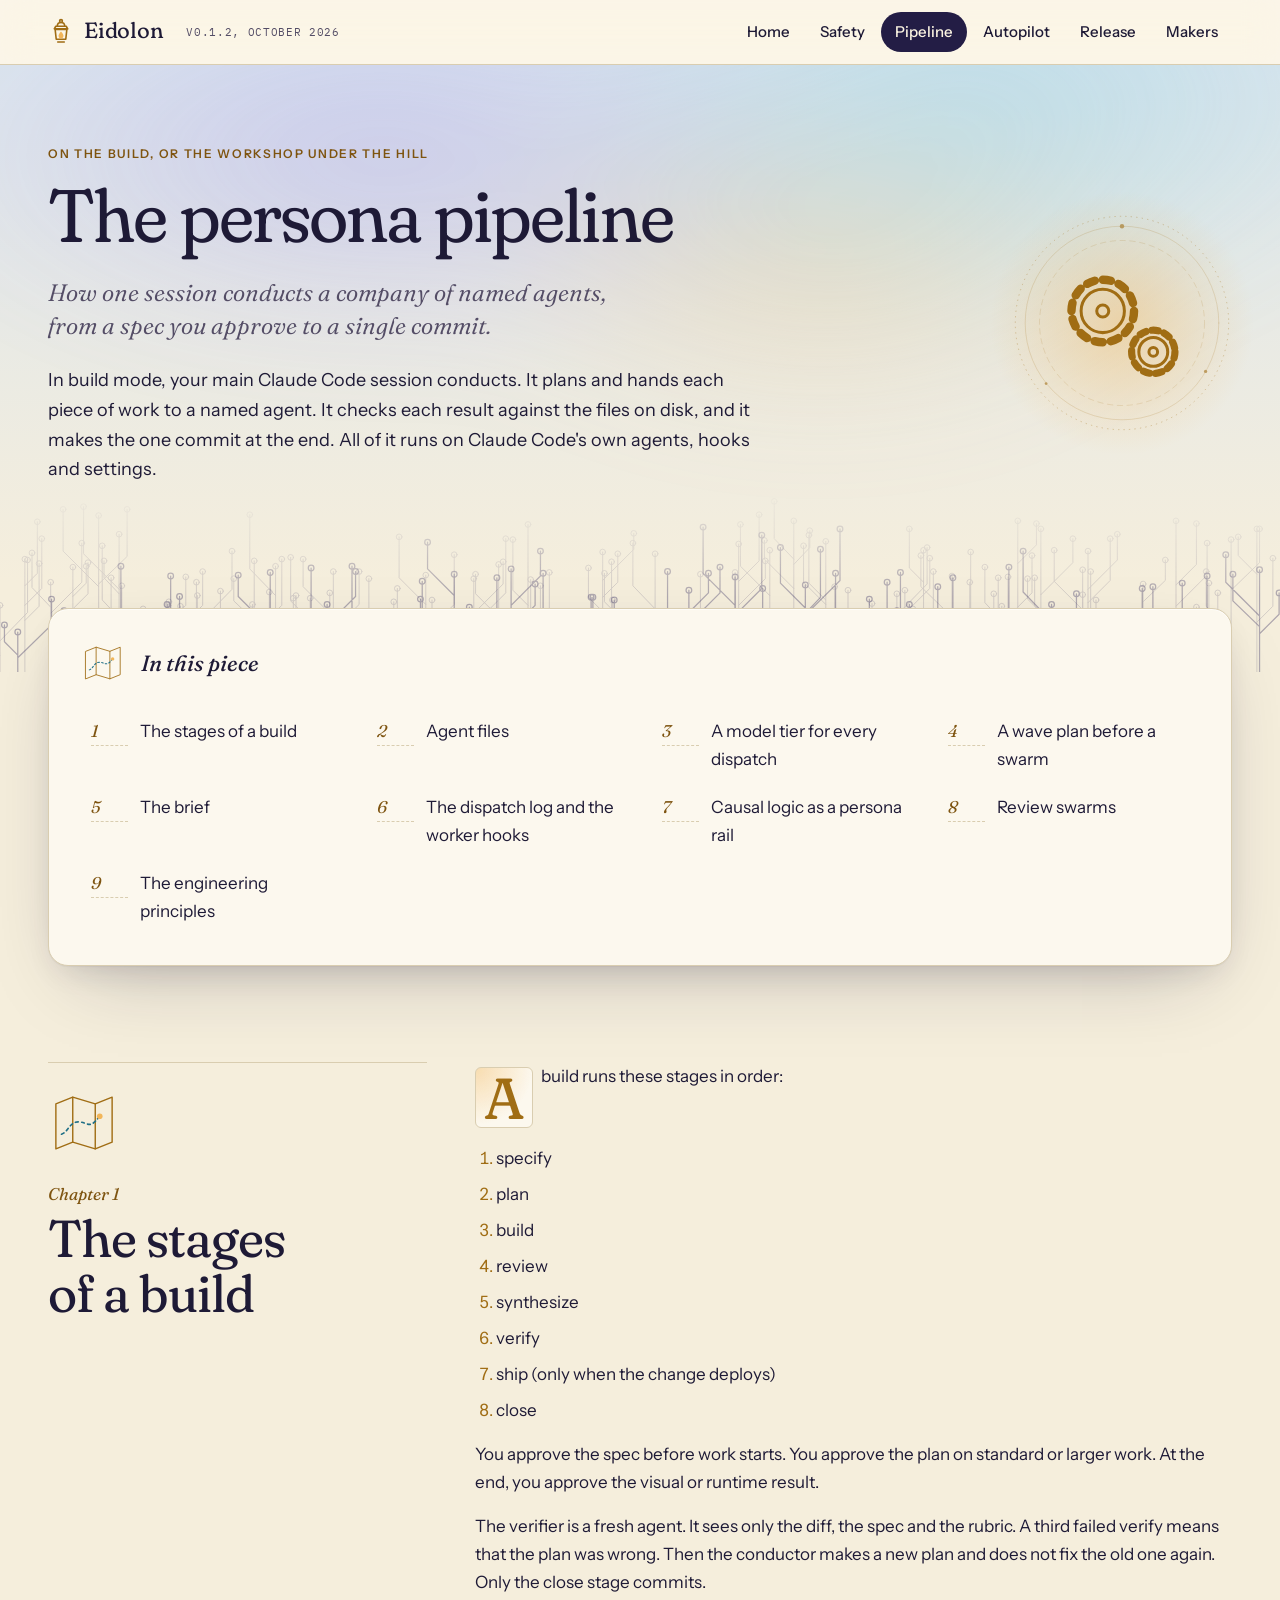
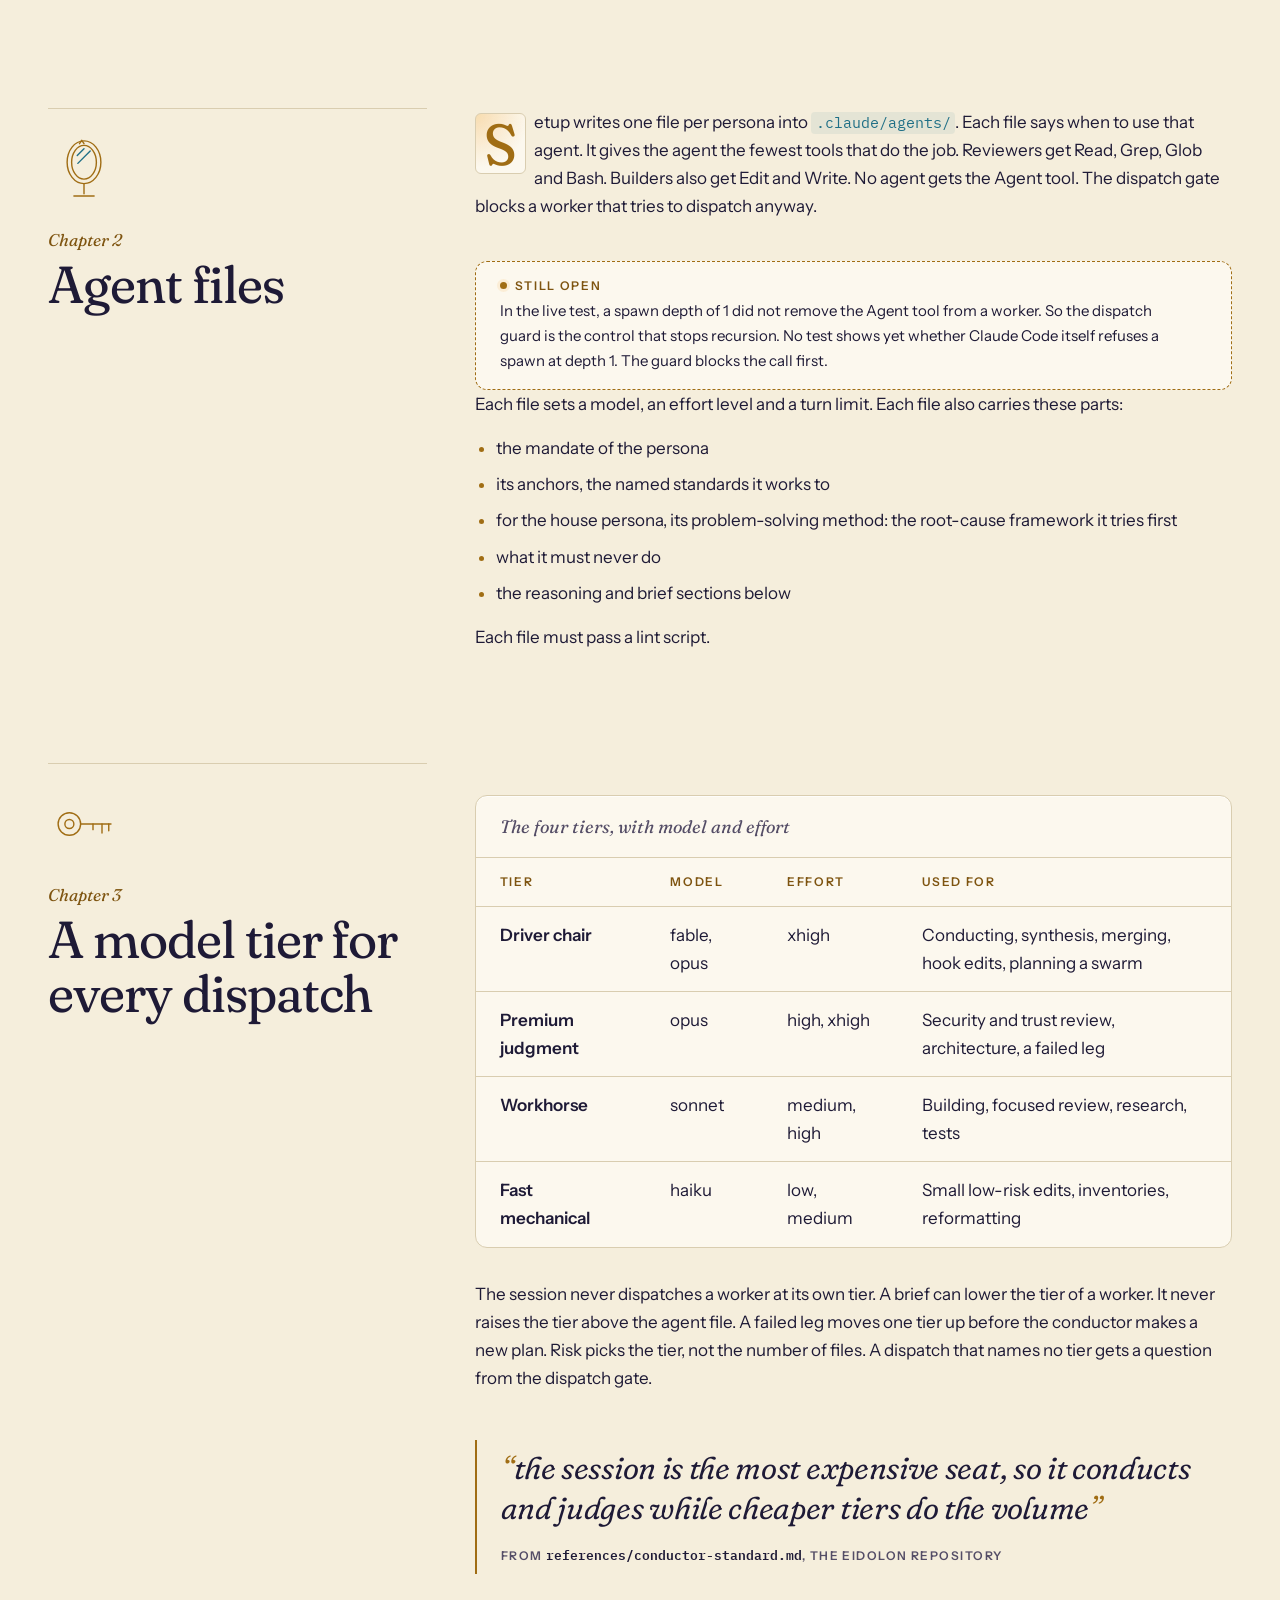
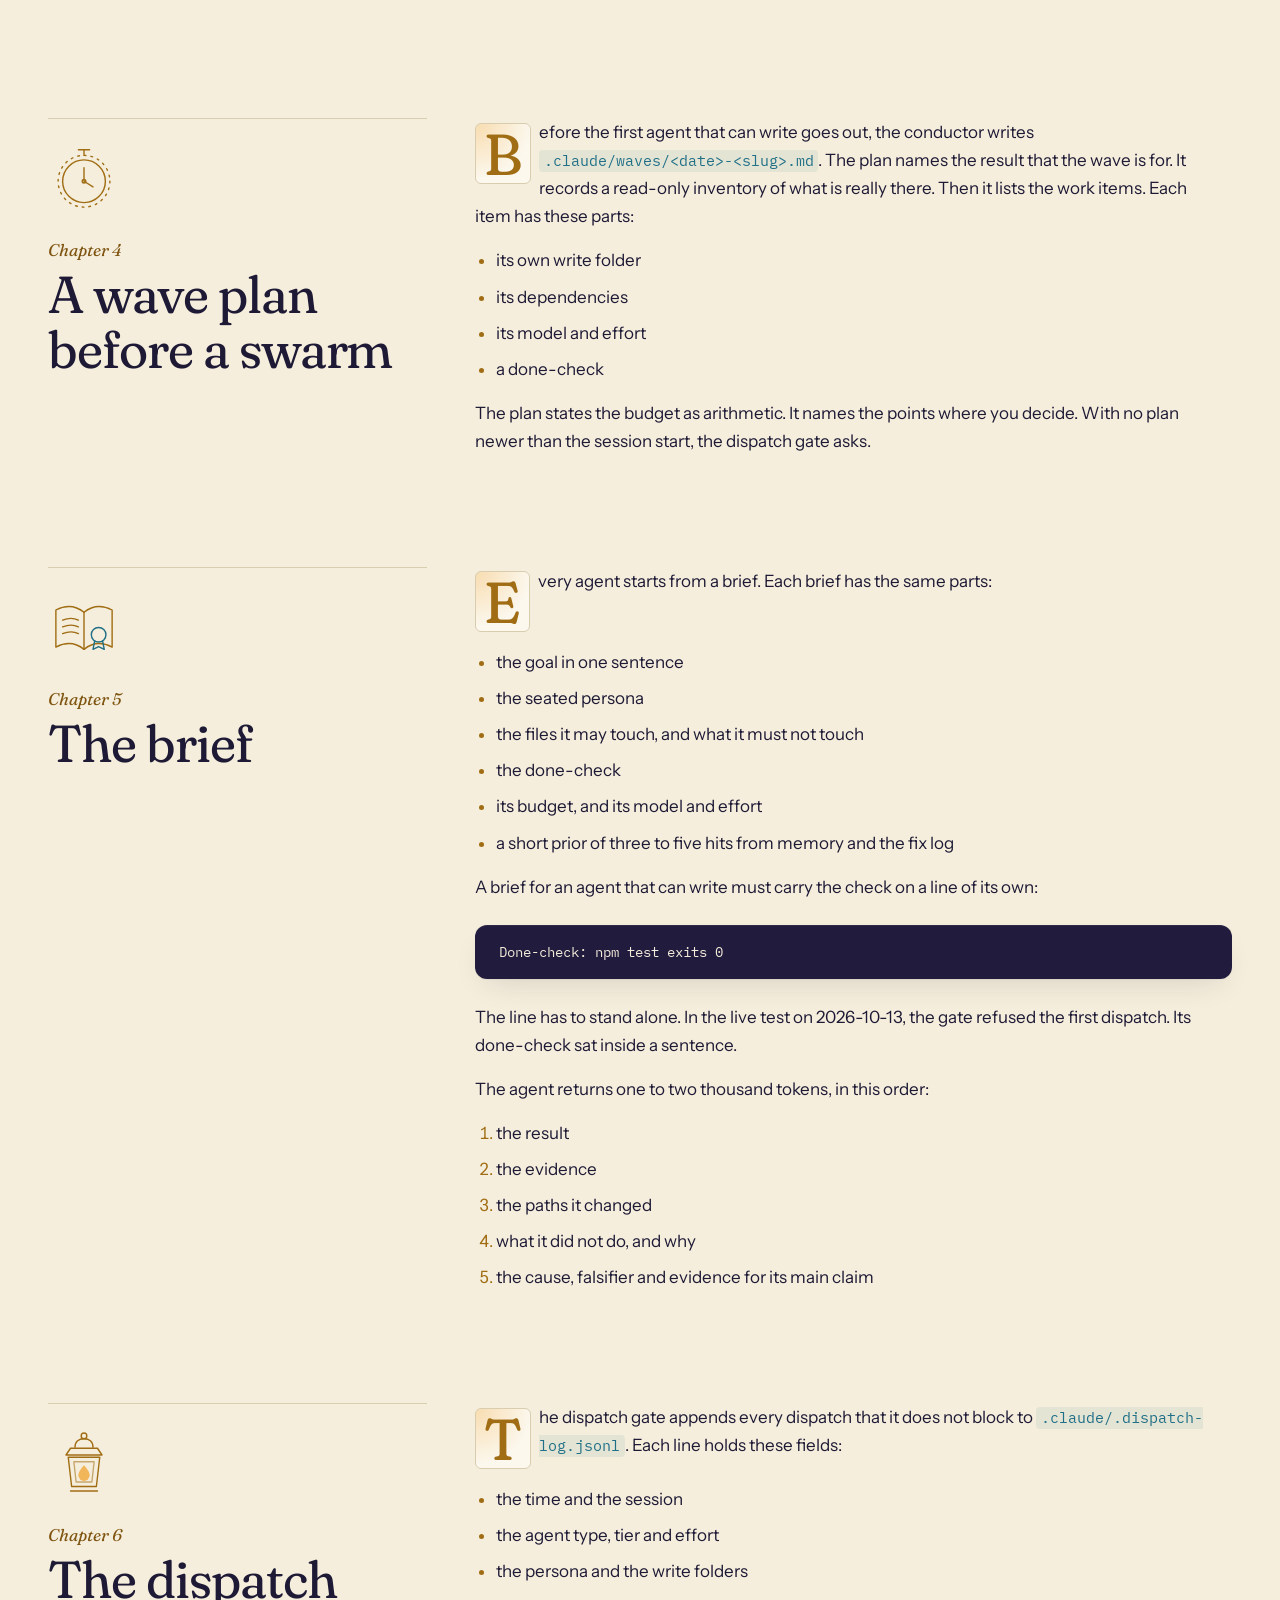
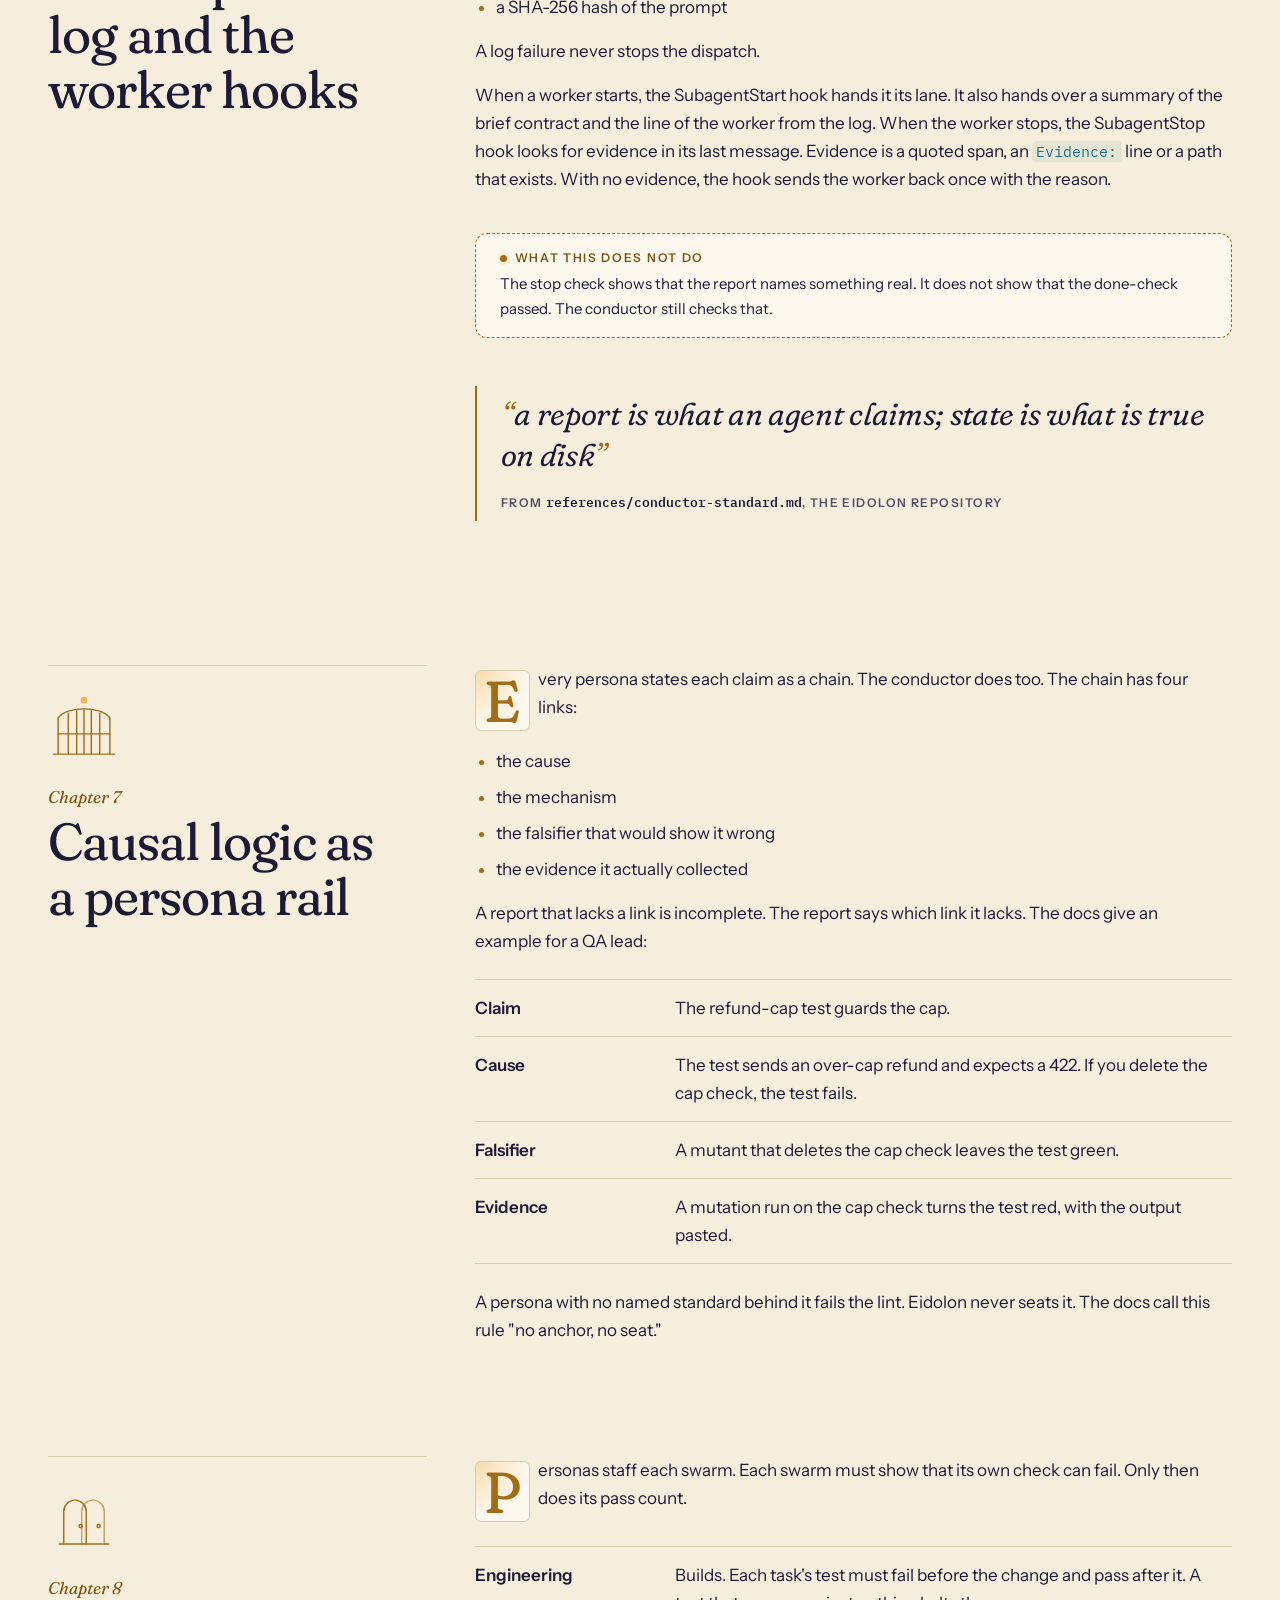
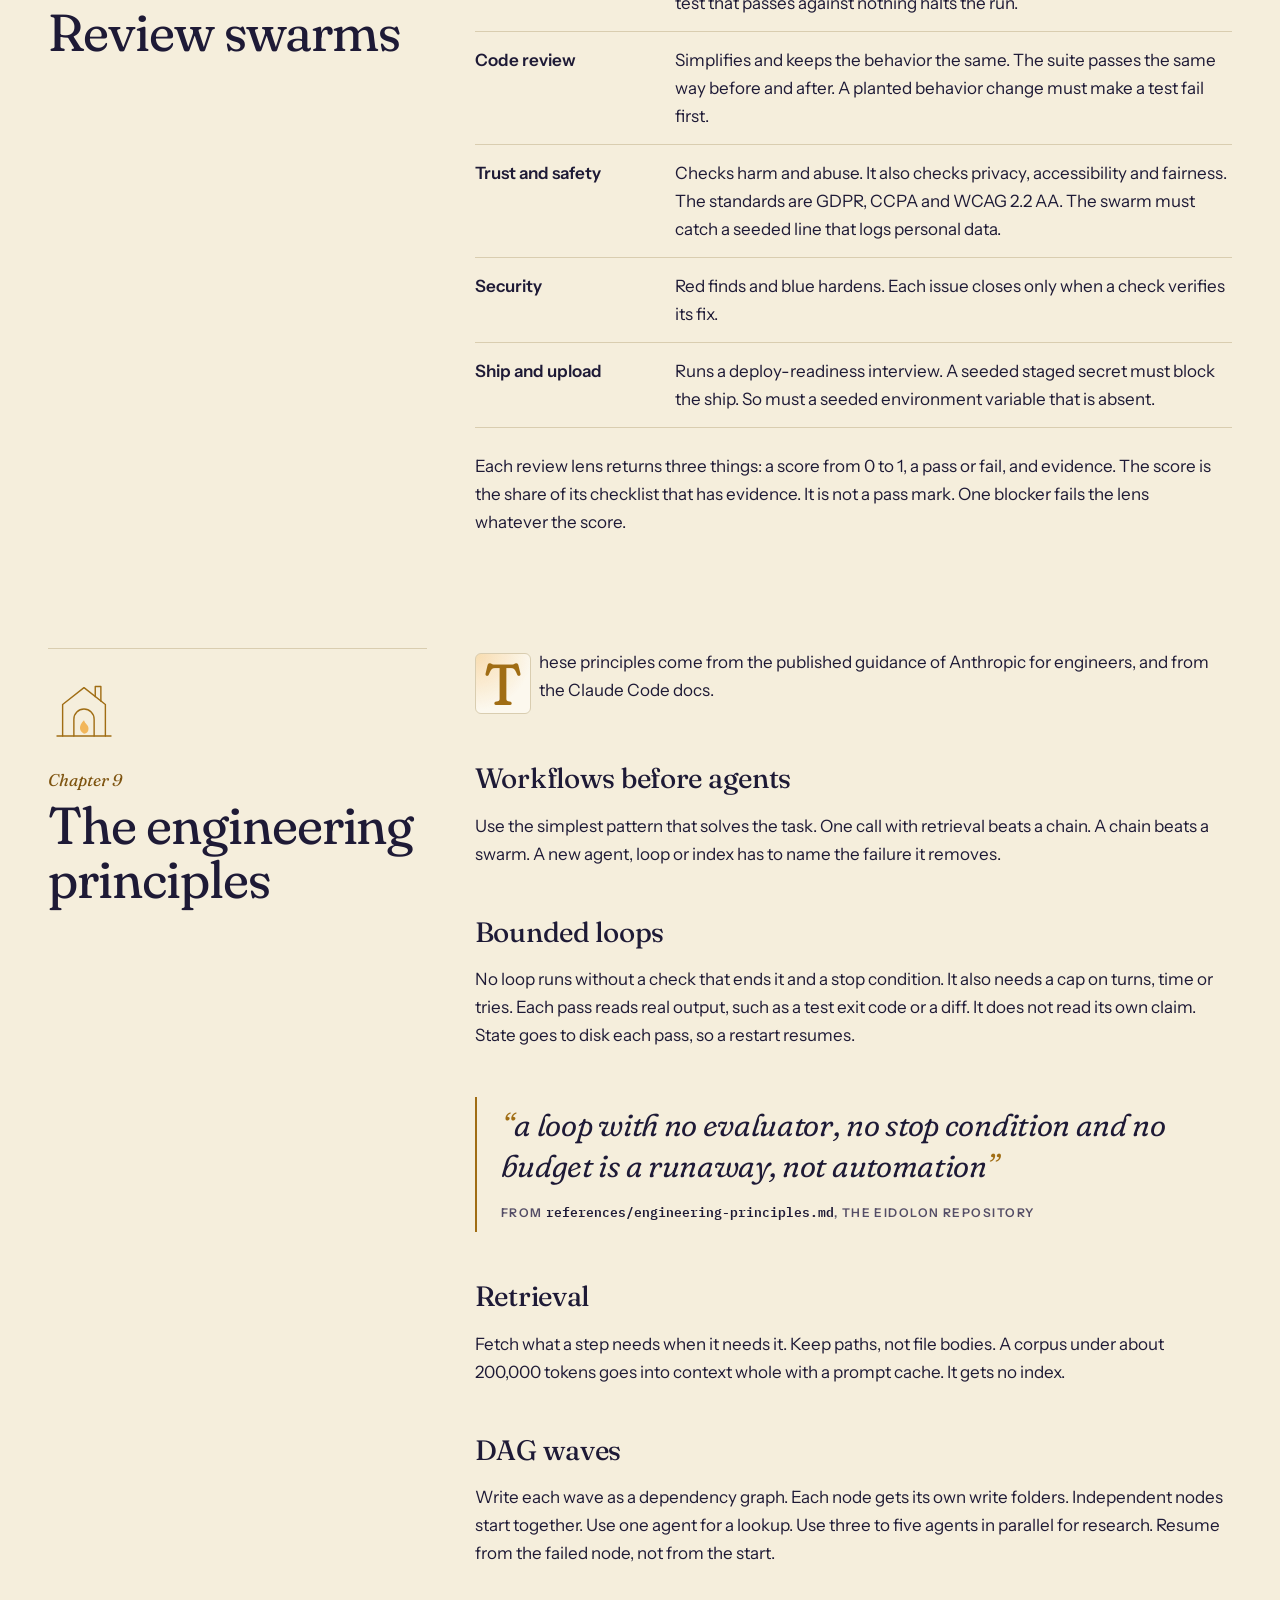
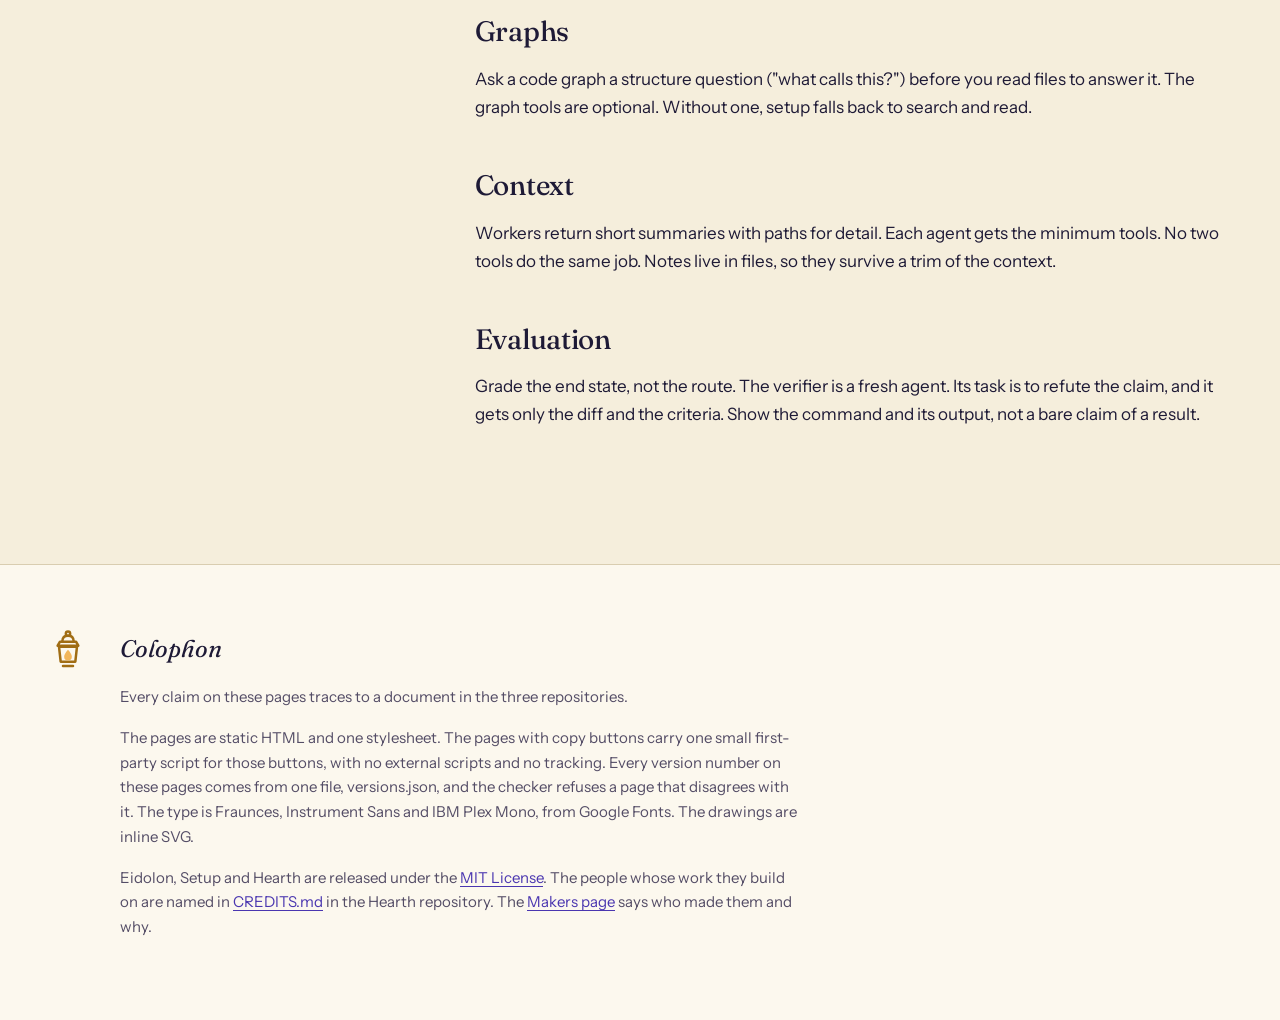
<file: pipeline.html>
<!doctype html>
<html lang="en">
<head>
  <meta charset="utf-8">
  <meta name="viewport" content="width=device-width, initial-scale=1">
  <title>Eidolon pipeline</title>
  <meta name="description" content="The persona pipeline: agent files, model tiers, wave plans, briefs, the dispatch log, review swarms and the engineering principles.">
  <meta name="color-scheme" content="light dark">
  <link rel="icon" href="lantern.svg" type="image/svg+xml">
  <link rel="preconnect" href="https://fonts.gstatic.com" crossorigin>
  <link rel="stylesheet" href="https://fonts.googleapis.com/css2?family=Fraunces:ital,opsz,wght,SOFT,WONK@0,9..144,300..800,0..100,0..1;1,9..144,300..800,0..100,0..1&amp;family=Instrument+Sans:ital,wght@0,400..700;1,400..700&amp;family=IBM+Plex+Mono:wght@400;500&amp;display=swap">
  <link rel="stylesheet" href="style.css">
</head>
<body>
  <a class="skip" href="#main">Skip to content</a>
  <header class="masthead">
    <div class="mast-inner">
      <p class="brand"><a href="index.html"><svg class="mark" viewBox="0 0 24 24" aria-hidden="true" focusable="false"><g fill="none" stroke="currentColor" stroke-width="1.5" stroke-linecap="round" stroke-linejoin="round"><circle cx="12" cy="2.8" r="1.3"/><path d="M8.6 7.4c0-2.4 1.5-3.3 3.4-3.3s3.4.9 3.4 3.3"/><path d="M7.2 7.6h9.6l1.4 2.4H5.8z"/><path d="M6.6 10.6h10.8l-1 9H7.6z"/><path d="M9 22.2h6"/></g><path class="mark-flame" d="M12 12.4c1.6 1.8 2.3 3 2.3 4.2a2.3 2.3 0 0 1-4.6 0c0-1.2.7-2.4 2.3-4.2z"/></svg><span>Eidolon</span></a></p>
      <p class="dateline">v0.1.2, October 2026</p>
      <nav class="site-nav" aria-label="Site">
        <ul>
          <li><a href="index.html">Home</a></li>
          <li><a href="safety.html">Safety</a></li>
          <li><a href="pipeline.html" aria-current="page">Pipeline</a></li>
          <li><a href="autopilot.html">Autopilot</a></li>
          <li><a href="release.html">Release</a></li>
          <li><a href="about.html">Makers</a></li>
        </ul>
      </nav>
    </div>
  </header>
  <main id="main" tabindex="-1">
    <header class="page-hero">
      <div class="aurora" aria-hidden="true"><span></span></div>
      <svg class="strip" viewBox="0 0 1440 240" preserveAspectRatio="xMidYMax slice" aria-hidden="true" focusable="false">
      <g class="trees trees-back" fill="none" stroke="currentColor" stroke-width="1" stroke-linecap="round" stroke-linejoin="round"><path d="M0 240V165M0 184L-32 152V121M0 221L-23 197V136M0 205L31 173V114M28 240V113M28 143L42 129V71M28 165L47 146V90M28 182L44 166V118M57 240V139M57 167L36 145V106M57 174L92 139V95M82 240V122M82 169L99 152V117M82 155L97 140V121M111 240V64M111 144L71 104V57M111 141L143 110V57M134 240V85M134 179L115 159V98M134 147L94 107V54M134 152L117 134V115M161 240V169M161 218L190 189V161M161 222L137 198V143M161 221L125 184V134M189 240V165M189 185L209 165V133M189 204L228 165V127M222 240V154M222 209L203 190V166M222 213L248 187V149M222 187L261 147V104M258 240V188M258 208L221 171V139M258 224L231 197V178M284 240V164M284 198L317 165V113M284 180L263 160V135M284 217L303 198V150M310 240V121M310 154L281 124V63M310 202L286 178V115M310 198L330 178V157M349 240V157M349 204L333 188V154M349 182L327 160V111M375 240V127M375 193L404 164V127M375 178L341 144V113M408 240V191M408 221L447 182V146M408 211L371 173V151M443 240V161M443 205L415 177V135M479 240V131M479 164L449 134V88M479 196L511 164V108M503 240V181M503 216L486 199V159M533 240V135M533 187L569 151V90M533 174L566 141V116M561 240V119M561 178L535 152V130M594 240V74M594 165L577 148V91M624 240V184M624 214L608 197V143M624 199L597 171V136M649 240V180M649 218L688 179V116M649 216L618 185V128M649 223L689 184V159M678 240V105M678 156L695 139V107M678 172L662 156V123M678 137L713 102V84M713 240V181M713 194L680 161V129M737 240V107M737 169L712 143V95M763 240V178M763 218L788 194V130M794 240V182M794 207L827 174V128M831 240V96M831 138L854 115V63M831 165L861 135V115M866 240V103M866 154L833 121V74M893 240V70M893 119L911 100V81M893 113L871 90V48M893 146L860 113V92M929 240V93M929 159L910 140V86M929 164L904 139V98M954 240V148M954 208L939 193V144M981 240V163M981 204L1018 168V148M1009 240V152M1009 176L1043 141V100M1009 216L1027 199V169M1009 183L1046 146V112M1039 240V103M1039 139L1023 123V79M1071 240V132M1071 208L1091 188V139M1071 200L1050 179V127M1071 178L1036 144V109M1099 240V175M1099 222L1127 195V166M1099 222L1134 187V133M1099 217L1118 198V152M1123 240V134M1123 199L1092 169V105M1123 178L1108 162V122M1145 240V70M1145 167L1161 151V109M1145 118L1166 97V73M1171 240V79M1171 153L1207 117V90M1192 240V176M1192 193L1156 158V135M1192 194L1164 166V134M1192 211L1218 185V125M1224 240V104M1224 147L1257 114V85M1224 162L1249 137V90M1224 176L1186 138V103M1253 240V190M1253 215L1218 180V153M1253 216L1233 196V159M1253 201L1227 175V127M1286 240V141M1286 161L1311 137V114M1323 240V70M1323 166L1358 131V95M1323 142L1346 119V73M1346 240V167M1346 196L1370 172V151M1346 213L1360 199V140M1385 240V91M1385 193L1357 166V127M1385 148L1417 117V79M1414 240V79M1414 130L1393 109V88M1414 184L1432 166V112"/><circle cx="0" cy="165" r="3.2"/><circle cx="-32" cy="121" r="3.2"/><circle cx="-23" cy="136" r="3.2"/><circle cx="31" cy="114" r="3.2"/><circle cx="28" cy="113" r="3.2"/><circle cx="42" cy="71" r="3.2"/><circle cx="47" cy="90" r="3.2"/><circle cx="44" cy="118" r="3.2"/><circle cx="57" cy="139" r="3.2"/><circle cx="36" cy="106" r="3.2"/><circle cx="92" cy="95" r="3.2"/><circle cx="82" cy="122" r="3.2"/><circle cx="99" cy="117" r="3.2"/><circle cx="97" cy="121" r="3.2"/><circle cx="111" cy="64" r="3.2"/><circle cx="71" cy="57" r="3.2"/><circle cx="143" cy="57" r="3.2"/><circle cx="134" cy="85" r="3.2"/><circle cx="115" cy="98" r="3.2"/><circle cx="94" cy="54" r="3.2"/><circle cx="117" cy="115" r="3.2"/><circle cx="161" cy="169" r="3.2"/><circle cx="190" cy="161" r="3.2"/><circle cx="137" cy="143" r="3.2"/><circle cx="125" cy="134" r="3.2"/><circle cx="189" cy="165" r="3.2"/><circle cx="209" cy="133" r="3.2"/><circle cx="228" cy="127" r="3.2"/><circle cx="222" cy="154" r="3.2"/><circle cx="203" cy="166" r="3.2"/><circle cx="248" cy="149" r="3.2"/><circle cx="261" cy="104" r="3.2"/><circle cx="258" cy="188" r="3.2"/><circle cx="221" cy="139" r="3.2"/><circle cx="231" cy="178" r="3.2"/><circle cx="284" cy="164" r="3.2"/><circle cx="317" cy="113" r="3.2"/><circle cx="263" cy="135" r="3.2"/><circle cx="303" cy="150" r="3.2"/><circle cx="310" cy="121" r="3.2"/><circle cx="281" cy="63" r="3.2"/><circle cx="286" cy="115" r="3.2"/><circle cx="330" cy="157" r="3.2"/><circle cx="349" cy="157" r="3.2"/><circle cx="333" cy="154" r="3.2"/><circle cx="327" cy="111" r="3.2"/><circle cx="375" cy="127" r="3.2"/><circle cx="404" cy="127" r="3.2"/><circle cx="341" cy="113" r="3.2"/><circle cx="408" cy="191" r="3.2"/><circle cx="447" cy="146" r="3.2"/><circle cx="371" cy="151" r="3.2"/><circle cx="443" cy="161" r="3.2"/><circle cx="415" cy="135" r="3.2"/><circle cx="479" cy="131" r="3.2"/><circle cx="449" cy="88" r="3.2"/><circle cx="511" cy="108" r="3.2"/><circle cx="503" cy="181" r="3.2"/><circle cx="486" cy="159" r="3.2"/><circle cx="533" cy="135" r="3.2"/><circle cx="569" cy="90" r="3.2"/><circle cx="566" cy="116" r="3.2"/><circle cx="561" cy="119" r="3.2"/><circle cx="535" cy="130" r="3.2"/><circle cx="594" cy="74" r="3.2"/><circle cx="577" cy="91" r="3.2"/><circle cx="624" cy="184" r="3.2"/><circle cx="608" cy="143" r="3.2"/><circle cx="597" cy="136" r="3.2"/><circle cx="649" cy="180" r="3.2"/><circle cx="688" cy="116" r="3.2"/><circle cx="618" cy="128" r="3.2"/><circle cx="689" cy="159" r="3.2"/><circle cx="678" cy="105" r="3.2"/><circle cx="695" cy="107" r="3.2"/><circle cx="662" cy="123" r="3.2"/><circle cx="713" cy="84" r="3.2"/><circle cx="713" cy="181" r="3.2"/><circle cx="680" cy="129" r="3.2"/><circle cx="737" cy="107" r="3.2"/><circle cx="712" cy="95" r="3.2"/><circle cx="763" cy="178" r="3.2"/><circle cx="788" cy="130" r="3.2"/><circle cx="794" cy="182" r="3.2"/><circle cx="827" cy="128" r="3.2"/><circle cx="831" cy="96" r="3.2"/><circle cx="854" cy="63" r="3.2"/><circle cx="861" cy="115" r="3.2"/><circle cx="866" cy="103" r="3.2"/><circle cx="833" cy="74" r="3.2"/><circle cx="893" cy="70" r="3.2"/><circle cx="911" cy="81" r="3.2"/><circle cx="871" cy="48" r="3.2"/><circle cx="860" cy="92" r="3.2"/><circle cx="929" cy="93" r="3.2"/><circle cx="910" cy="86" r="3.2"/><circle cx="904" cy="98" r="3.2"/><circle cx="954" cy="148" r="3.2"/><circle cx="939" cy="144" r="3.2"/><circle cx="981" cy="163" r="3.2"/><circle cx="1018" cy="148" r="3.2"/><circle cx="1009" cy="152" r="3.2"/><circle cx="1043" cy="100" r="3.2"/><circle cx="1027" cy="169" r="3.2"/><circle cx="1046" cy="112" r="3.2"/><circle cx="1039" cy="103" r="3.2"/><circle cx="1023" cy="79" r="3.2"/><circle cx="1071" cy="132" r="3.2"/><circle cx="1091" cy="139" r="3.2"/><circle cx="1050" cy="127" r="3.2"/><circle cx="1036" cy="109" r="3.2"/><circle cx="1099" cy="175" r="3.2"/><circle cx="1127" cy="166" r="3.2"/><circle cx="1134" cy="133" r="3.2"/><circle cx="1118" cy="152" r="3.2"/><circle cx="1123" cy="134" r="3.2"/><circle cx="1092" cy="105" r="3.2"/><circle cx="1108" cy="122" r="3.2"/><circle cx="1145" cy="70" r="3.2"/><circle cx="1161" cy="109" r="3.2"/><circle cx="1166" cy="73" r="3.2"/><circle cx="1171" cy="79" r="3.2"/><circle cx="1207" cy="90" r="3.2"/><circle cx="1192" cy="176" r="3.2"/><circle cx="1156" cy="135" r="3.2"/><circle cx="1164" cy="134" r="3.2"/><circle cx="1218" cy="125" r="3.2"/><circle cx="1224" cy="104" r="3.2"/><circle cx="1257" cy="85" r="3.2"/><circle cx="1249" cy="90" r="3.2"/><circle cx="1186" cy="103" r="3.2"/><circle cx="1253" cy="190" r="3.2"/><circle cx="1218" cy="153" r="3.2"/><circle cx="1233" cy="159" r="3.2"/><circle cx="1227" cy="127" r="3.2"/><circle cx="1286" cy="141" r="3.2"/><circle cx="1311" cy="114" r="3.2"/><circle cx="1323" cy="70" r="3.2"/><circle cx="1358" cy="95" r="3.2"/><circle cx="1346" cy="73" r="3.2"/><circle cx="1346" cy="167" r="3.2"/><circle cx="1370" cy="151" r="3.2"/><circle cx="1360" cy="140" r="3.2"/><circle cx="1385" cy="91" r="3.2"/><circle cx="1357" cy="127" r="3.2"/><circle cx="1417" cy="79" r="3.2"/><circle cx="1414" cy="79" r="3.2"/><circle cx="1393" cy="88" r="3.2"/><circle cx="1432" cy="112" r="3.2"/></g>
      <g class="trees trees-front" fill="none" stroke="currentColor" stroke-width="1.4" stroke-linecap="round" stroke-linejoin="round"><path d="M20 240V195M20 221L5 206V187M20 224L58 187V158M97 240V196M97 213L136 174V121M97 229L72 203V171M164 240V197M164 219L192 191V132M164 212L188 189V164M242 240V193M242 226L202 187V155M304 240V128M304 191L268 155V131M368 240V164M368 187L400 155V127M368 204L396 176V121M368 202L350 184V123M440 240V207M440 225L473 192V158M440 217L475 182V138M511 240V130M511 154L481 124V94M511 212L528 195V167M575 240V124M575 200L559 184V134M575 165L608 132V104M575 192L602 165V141M647 240V192M647 213L611 177V129M647 208L667 187V156M647 214L665 195V156M717 240V189M717 203L751 170V127M717 221L690 195V176M717 211L691 185V159M775 240V148M775 173L797 151V129M775 186L810 151V122M827 240V133M827 206L858 176V146M827 176L857 146V86M827 165L791 129V77M906 240V142M906 176L945 137V79M906 174L923 156V102M906 168L878 140V100M978 240V158M978 213L1013 178V128M978 189L998 169V139M978 205L940 168V129M1039 240V209M1039 217L1055 201V144M1039 226L1009 195V171M1039 216L1023 200V164M1109 240V196M1109 206L1093 191V172M1109 205L1072 168V134M1109 205L1135 179V122M1183 240V164M1183 183L1151 150V104M1183 215L1211 187V152M1252 240V217M1252 224L1285 191V146M1330 240V140M1330 211L1297 179V144M1330 199L1358 171V132M1417 240V125M1417 177L1379 139V108M1417 197L1439 175V151M1417 189L1387 160V130"/><circle cx="20" cy="195" r="3.2"/><circle cx="5" cy="187" r="3.2"/><circle cx="58" cy="158" r="3.2"/><circle cx="97" cy="196" r="3.2"/><circle cx="136" cy="121" r="3.2"/><circle cx="72" cy="171" r="3.2"/><circle cx="164" cy="197" r="3.2"/><circle cx="192" cy="132" r="3.2"/><circle cx="188" cy="164" r="3.2"/><circle cx="242" cy="193" r="3.2"/><circle cx="202" cy="155" r="3.2"/><circle cx="304" cy="128" r="3.2"/><circle cx="268" cy="131" r="3.2"/><circle cx="368" cy="164" r="3.2"/><circle cx="400" cy="127" r="3.2"/><circle cx="396" cy="121" r="3.2"/><circle cx="350" cy="123" r="3.2"/><circle cx="440" cy="207" r="3.2"/><circle cx="473" cy="158" r="3.2"/><circle cx="475" cy="138" r="3.2"/><circle cx="511" cy="130" r="3.2"/><circle cx="481" cy="94" r="3.2"/><circle cx="528" cy="167" r="3.2"/><circle cx="575" cy="124" r="3.2"/><circle cx="559" cy="134" r="3.2"/><circle cx="608" cy="104" r="3.2"/><circle cx="602" cy="141" r="3.2"/><circle cx="647" cy="192" r="3.2"/><circle cx="611" cy="129" r="3.2"/><circle cx="667" cy="156" r="3.2"/><circle cx="665" cy="156" r="3.2"/><circle cx="717" cy="189" r="3.2"/><circle cx="751" cy="127" r="3.2"/><circle cx="690" cy="176" r="3.2"/><circle cx="691" cy="159" r="3.2"/><circle cx="775" cy="148" r="3.2"/><circle cx="797" cy="129" r="3.2"/><circle cx="810" cy="122" r="3.2"/><circle cx="827" cy="133" r="3.2"/><circle cx="858" cy="146" r="3.2"/><circle cx="857" cy="86" r="3.2"/><circle cx="791" cy="77" r="3.2"/><circle cx="906" cy="142" r="3.2"/><circle cx="945" cy="79" r="3.2"/><circle cx="923" cy="102" r="3.2"/><circle cx="878" cy="100" r="3.2"/><circle cx="978" cy="158" r="3.2"/><circle cx="1013" cy="128" r="3.2"/><circle cx="998" cy="139" r="3.2"/><circle cx="940" cy="129" r="3.2"/><circle cx="1039" cy="209" r="3.2"/><circle cx="1055" cy="144" r="3.2"/><circle cx="1009" cy="171" r="3.2"/><circle cx="1023" cy="164" r="3.2"/><circle cx="1109" cy="196" r="3.2"/><circle cx="1093" cy="172" r="3.2"/><circle cx="1072" cy="134" r="3.2"/><circle cx="1135" cy="122" r="3.2"/><circle cx="1183" cy="164" r="3.2"/><circle cx="1151" cy="104" r="3.2"/><circle cx="1211" cy="152" r="3.2"/><circle cx="1252" cy="217" r="3.2"/><circle cx="1285" cy="146" r="3.2"/><circle cx="1330" cy="140" r="3.2"/><circle cx="1297" cy="144" r="3.2"/><circle cx="1358" cy="132" r="3.2"/><circle cx="1417" cy="125" r="3.2"/><circle cx="1379" cy="108" r="3.2"/><circle cx="1439" cy="151" r="3.2"/><circle cx="1387" cy="130" r="3.2"/></g>
    </svg>
      <div class="wrap page-hero-grid">
        <div>
          <p class="kicker">On the build, or the workshop under the hill</p>
          <h1>The persona pipeline</h1>
          <p class="dek">How one session conducts a company of named agents, from a spec you approve to a single commit.</p>
          <p class="lead">In build mode, your main Claude Code session conducts. It plans and hands each piece of work to a named agent. It checks each result against the files on disk, and it makes the one commit at the end. All of it runs on Claude Code's own agents, hooks and settings.</p>
        </div>
        <div class="emblem"><svg class="orrery" viewBox="0 0 400 400" aria-hidden="true" focusable="false"><g fill="none" stroke="currentColor" stroke-linecap="round"><circle cx="200" cy="200" r="194" stroke-width="1" stroke-dasharray="1 9"/><circle cx="200" cy="200" r="176" stroke-width=".75" opacity=".7"/><circle cx="200" cy="200" r="150" stroke-width="1" stroke-dasharray="10 8" opacity=".45"/></g><g fill="currentColor"><circle cx="200" cy="24" r="4"/><circle cx="352" cy="288" r="3"/><circle cx="62" cy="310" r="2.5"/></g></svg><svg class="vignette" viewBox="0 0 64 64" aria-hidden="true" focusable="false"><g fill="none" stroke="currentColor" stroke-width="1.25" stroke-linecap="round" stroke-linejoin="round"><circle cx="24" cy="27" r="9"/><circle cx="24" cy="27" r="13" stroke-dasharray="3.4 3.4" stroke-width="3.5"/><circle cx="24" cy="27" r="2.5"/><circle cx="45" cy="44" r="6"/><circle cx="45" cy="44" r="9" stroke-dasharray="2.6 2.6" stroke-width="3"/><circle cx="45" cy="44" r="1.8"/></g></svg></div>
      </div>
    </header>

    <div class="wrap chapters">
      <nav class="toc reveal" aria-label="Chapters">
        <div class="toc-head"><svg class="vignette" viewBox="0 0 64 64" aria-hidden="true" focusable="false"><g fill="none" stroke="currentColor" stroke-width="1.25" stroke-linecap="round" stroke-linejoin="round"><path d="M7 15l15-6 20 6 15-6v40l-15 6-20-6-15 6z"/><path d="M22 9v40M42 15v40"/></g><path class="v-path" d="M12 42c6-2 7-11 15-11s10 7 18-4" fill="none" stroke-width="1.5" stroke-dasharray="2.5 3" stroke-linecap="round"/><circle class="v-glow" cx="46" cy="26" r="2.5"/></svg><h2>In this piece</h2></div>
        <ol>
          <li><a href="#stages"><span class="n">1</span>The stages of a build</a></li>
          <li><a href="#agents"><span class="n">2</span>Agent files</a></li>
          <li><a href="#tiers"><span class="n">3</span>A model tier for every dispatch</a></li>
          <li><a href="#waves"><span class="n">4</span>A wave plan before a swarm</a></li>
          <li><a href="#brief"><span class="n">5</span>The brief</a></li>
          <li><a href="#log"><span class="n">6</span>The dispatch log and the worker hooks</a></li>
          <li><a href="#causal"><span class="n">7</span>Causal logic as a persona rail</a></li>
          <li><a href="#swarms"><span class="n">8</span>Review swarms</a></li>
          <li><a href="#principles"><span class="n">9</span>The engineering principles</a></li>
        </ol>
      </nav>

      <section class="chapter split" id="stages" aria-labelledby="stages-h">
        <header class="chapter-head">
          <svg class="vignette" viewBox="0 0 64 64" aria-hidden="true" focusable="false"><g fill="none" stroke="currentColor" stroke-width="1.25" stroke-linecap="round" stroke-linejoin="round"><path d="M7 15l15-6 20 6 15-6v40l-15 6-20-6-15 6z"/><path d="M22 9v40M42 15v40"/></g><path class="v-path" d="M12 42c6-2 7-11 15-11s10 7 18-4" fill="none" stroke-width="1.5" stroke-dasharray="2.5 3" stroke-linecap="round"/><circle class="v-glow" cx="46" cy="26" r="2.5"/></svg>
          <div><span class="kicker">Chapter <span class="num">1</span></span><h2 id="stages-h">The stages of a build</h2></div>
        </header>
        <div class="chapter-body">
          <p class="initial">A build runs these stages in order:</p>
          <ol class="stages">
            <li>specify</li>
            <li>plan</li>
            <li>build</li>
            <li>review</li>
            <li>synthesize</li>
            <li>verify</li>
            <li>ship (only when the change deploys)</li>
            <li>close</li>
          </ol>
          <p>You approve the spec before work starts. You approve the plan on standard or larger work. At the end, you approve the visual or runtime result.</p>
          <p>The verifier is a fresh agent. It sees only the diff, the spec and the rubric. A third failed verify means that the plan was wrong. Then the conductor makes a new plan and does not fix the old one again. Only the close stage commits.</p>
        </div>
      </section>

      <section class="chapter split" id="agents" aria-labelledby="agents-h">
        <header class="chapter-head">
          <svg class="vignette" viewBox="0 0 64 64" aria-hidden="true" focusable="false"><g fill="none" stroke="currentColor" stroke-width="1.25" stroke-linecap="round" stroke-linejoin="round"><ellipse cx="32" cy="26" rx="15" ry="19"/><ellipse cx="32" cy="26" rx="11" ry="15"/><path d="M32 45v9"/><path d="M23 56h18"/><path d="M28 9.5l2-3 2 3"/></g><path class="v-glint" d="M26 20l6-6M26.5 27l11-11" fill="none" stroke-width="1.25" stroke-linecap="round"/></svg>
          <div><span class="kicker">Chapter <span class="num">2</span></span><h2 id="agents-h">Agent files</h2></div>
        </header>
        <div class="chapter-body">
          <div class="with-note">
            <div>
              <p class="initial">Setup writes one file per persona into <code>.claude/agents/</code>. Each file says when to use that agent. It gives the agent the fewest tools that do the job. Reviewers get Read, Grep, Glob and Bash. Builders also get Edit and Write. No agent gets the Agent tool. The dispatch gate blocks a worker that tries to dispatch anyway.</p>
            </div>
            <aside class="note" aria-label="Still open: spawn depth">
              <span class="label">Still open</span>
              <p>In the live test, a spawn depth of 1 did not remove the Agent tool from a worker. So the dispatch guard is the control that stops recursion. No test shows yet whether Claude Code itself refuses a spawn at depth 1. The guard blocks the call first.</p>
            </aside>
          </div>
          <p>Each file sets a model, an effort level and a turn limit. Each file also carries these parts:</p>
          <ul>
            <li>the mandate of the persona</li>
            <li>its anchors, the named standards it works to</li>
            <li>for the house persona, its problem-solving method: the root-cause framework it tries first</li>
            <li>what it must never do</li>
            <li>the reasoning and brief sections below</li>
          </ul>
          <p>Each file must pass a lint script.</p>
        </div>
      </section>

      <section class="chapter split" id="tiers" aria-labelledby="tiers-h">
        <header class="chapter-head">
          <svg class="vignette" viewBox="0 0 64 64" aria-hidden="true" focusable="false"><g fill="none" stroke="currentColor" stroke-width="1.25" stroke-linecap="round" stroke-linejoin="round"><circle cx="19" cy="32" r="10"/><circle cx="19" cy="32" r="4"/><path d="M29 32h27"/><path d="M48 32v8M54 32v6M40 32v5"/></g></svg>
          <div><span class="kicker">Chapter <span class="num">3</span></span><h2 id="tiers-h">A model tier for every dispatch</h2></div>
        </header>
        <div class="chapter-body">
          <div class="table stack">
            <table role="table">
              <caption>The four tiers, with model and effort</caption>
              <thead role="rowgroup">
                <tr role="row"><th scope="col" role="columnheader">Tier</th><th scope="col" role="columnheader">Model</th><th scope="col" role="columnheader">Effort</th><th scope="col" role="columnheader">Used for</th></tr>
              </thead>
              <tbody role="rowgroup">
                <tr role="row"><th scope="row" role="rowheader">Driver chair</th><td role="cell" data-label="Model">fable, opus</td><td role="cell" data-label="Effort">xhigh</td><td role="cell" data-label="Used for">Conducting, synthesis, merging, hook edits, planning a swarm</td></tr>
                <tr role="row"><th scope="row" role="rowheader">Premium judgment</th><td role="cell" data-label="Model">opus</td><td role="cell" data-label="Effort">high, xhigh</td><td role="cell" data-label="Used for">Security and trust review, architecture, a failed leg</td></tr>
                <tr role="row"><th scope="row" role="rowheader">Workhorse</th><td role="cell" data-label="Model">sonnet</td><td role="cell" data-label="Effort">medium, high</td><td role="cell" data-label="Used for">Building, focused review, research, tests</td></tr>
                <tr role="row"><th scope="row" role="rowheader">Fast mechanical</th><td role="cell" data-label="Model">haiku</td><td role="cell" data-label="Effort">low, medium</td><td role="cell" data-label="Used for">Small low-risk edits, inventories, reformatting</td></tr>
              </tbody>
            </table>
          </div>
          <p>The session never dispatches a worker at its own tier. A brief can lower the tier of a worker. It never raises the tier above the agent file. A failed leg moves one tier up before the conductor makes a new plan. Risk picks the tier, not the number of files. A dispatch that names no tier gets a question from the dispatch gate.</p>
          <figure class="pullquote">
            <blockquote><p>the session is the most expensive seat, so it conducts and judges while cheaper tiers do the volume</p></blockquote>
            <figcaption>From <cite>references/conductor-standard.md</cite>, the eidolon repository</figcaption>
          </figure>
        </div>
      </section>

      <section class="chapter split" id="waves" aria-labelledby="waves-h">
        <header class="chapter-head">
          <svg class="vignette" viewBox="0 0 64 64" aria-hidden="true" focusable="false"><g fill="none" stroke="currentColor" stroke-width="1.25" stroke-linecap="round" stroke-linejoin="round"><circle cx="32" cy="34" r="19"/><circle cx="32" cy="34" r="23" stroke-dasharray="1.5 4.5"/><path d="M32 22v12l8 5"/><circle cx="32" cy="34" r="1.6"/><path d="M32 11V6"/><path d="M27 6h10"/></g></svg>
          <div><span class="kicker">Chapter <span class="num">4</span></span><h2 id="waves-h">A wave plan before a swarm</h2></div>
        </header>
        <div class="chapter-body">
          <p class="initial">Before the first agent that can write goes out, the conductor writes <code>.claude/waves/&lt;date&gt;-&lt;slug&gt;.md</code>. The plan names the result that the wave is for. It records a read-only inventory of what is really there. Then it lists the work items. Each item has these parts:</p>
          <ul>
            <li>its own write folder</li>
            <li>its dependencies</li>
            <li>its model and effort</li>
            <li>a done-check</li>
          </ul>
          <p>The plan states the budget as arithmetic. It names the points where you decide. With no plan newer than the session start, the dispatch gate asks.</p>
        </div>
      </section>

      <section class="chapter split" id="brief" aria-labelledby="brief-h">
        <header class="chapter-head">
          <svg class="vignette" viewBox="0 0 64 64" aria-hidden="true" focusable="false"><g fill="none" stroke="currentColor" stroke-width="1.25" stroke-linecap="round" stroke-linejoin="round"><path d="M7 16c8.5-4.5 17-4.5 25 2 8-6.5 16.5-6.5 25-2v33c-8.5-4.5-17-4.5-25 2-8-6.5-16.5-6.5-25-2z"/><path d="M32 18v33"/><path d="M13 25c5-2 10-2 14 0M13 31c5-2 10-2 14 0M13 37c5-2 10-2 14 0"/></g><g class="v-seal" fill="none" stroke-width="1.25" stroke-linecap="round" stroke-linejoin="round"><circle cx="45" cy="38" r="6.5"/><path d="M41.5 43.5L40 51l5-2.5 5 2.5-1.5-7.5"/></g></svg>
          <div><span class="kicker">Chapter <span class="num">5</span></span><h2 id="brief-h">The brief</h2></div>
        </header>
        <div class="chapter-body">
          <p class="initial">Every agent starts from a brief. Each brief has the same parts:</p>
          <ul>
            <li>the goal in one sentence</li>
            <li>the seated persona</li>
            <li>the files it may touch, and what it must not touch</li>
            <li>the done-check</li>
            <li>its budget, and its model and effort</li>
            <li>a short prior of three to five hits from memory and the fix log</li>
          </ul>
          <p>A brief for an agent that can write must carry the check on a line of its own:</p>
          <pre><code>Done-check: npm test exits 0</code></pre>
          <p>The line has to stand alone. In the live test on 2026-10-13, the gate refused the first dispatch. Its done-check sat inside a sentence.</p>
          <p>The agent returns one to two thousand tokens, in this order:</p>
          <ol>
            <li>the result</li>
            <li>the evidence</li>
            <li>the paths it changed</li>
            <li>what it did not do, and why</li>
            <li>the cause, falsifier and evidence for its main claim</li>
          </ol>
        </div>
      </section>

      <section class="chapter split" id="log" aria-labelledby="log-h">
        <header class="chapter-head">
          <svg class="vignette" viewBox="0 0 64 64" aria-hidden="true" focusable="false"><g fill="none" stroke="currentColor" stroke-width="1.25" stroke-linecap="round" stroke-linejoin="round"><circle cx="32" cy="7" r="2.5"/><path d="M24 17c0-5 3.5-7.5 8-7.5s8 2.5 8 7.5"/><path d="M20 18h24l4 6H16z"/><path d="M18 26h28l-3 26H21z"/><path d="M23 30h18l-2 18H25z" opacity=".55"/><path d="M20 56h24"/></g><path class="v-flame" d="M32 33c3.5 4 5 6.5 5 9a5 5 0 0 1-10 0c0-2.5 1.5-5 5-9z"/></svg>
          <div><span class="kicker">Chapter <span class="num">6</span></span><h2 id="log-h">The dispatch log and the worker hooks</h2></div>
        </header>
        <div class="chapter-body">
          <p class="initial">The dispatch gate appends every dispatch that it does not block to <code>.claude/.dispatch-log.jsonl</code>. Each line holds these fields:</p>
          <ul>
            <li>the time and the session</li>
            <li>the agent type, tier and effort</li>
            <li>the persona and the write folders</li>
            <li>a SHA-256 hash of the prompt</li>
          </ul>
          <p>A log failure never stops the dispatch.</p>
          <div class="with-note">
            <p>When a worker starts, the SubagentStart hook hands it its lane. It also hands over a summary of the brief contract and the line of the worker from the log. When the worker stops, the SubagentStop hook looks for evidence in its last message. Evidence is a quoted span, an <code>Evidence:</code> line or a path that exists. With no evidence, the hook sends the worker back once with the reason.</p>
            <aside class="note" aria-label="What the stop check does not show">
              <span class="label">What this does not do</span>
              <p>The stop check shows that the report names something real. It does not show that the done-check passed. The conductor still checks that.</p>
            </aside>
          </div>
          <figure class="pullquote">
            <blockquote><p>a report is what an agent claims; state is what is true on disk</p></blockquote>
            <figcaption>From <cite>references/conductor-standard.md</cite>, the eidolon repository</figcaption>
          </figure>
        </div>
      </section>

      <section class="chapter split" id="causal" aria-labelledby="causal-h">
        <header class="chapter-head">
          <svg class="vignette" viewBox="0 0 64 64" aria-hidden="true" focusable="false"><g fill="none" stroke="currentColor" stroke-width="1.25" stroke-linecap="round" stroke-linejoin="round"><path d="M9 57V25"/><path d="M55 57V25"/><path d="M9 25c7-11 39-11 46 0"/><path d="M18 57V21M25.5 57V18.5M32 57V17.5M38.5 57V18.5M46 57V21"/><path d="M9 39h46"/><path d="M5 57h54"/></g><circle class="v-glow" cx="32" cy="9" r="3"/></svg>
          <div><span class="kicker">Chapter <span class="num">7</span></span><h2 id="causal-h">Causal logic as a persona rail</h2></div>
        </header>
        <div class="chapter-body">
          <p class="initial">Every persona states each claim as a chain. The conductor does too. The chain has four links:</p>
          <ul>
            <li>the cause</li>
            <li>the mechanism</li>
            <li>the falsifier that would show it wrong</li>
            <li>the evidence it actually collected</li>
          </ul>
          <p>A report that lacks a link is incomplete. The report says which link it lacks. The docs give an example for a QA lead:</p>
          <dl class="facts">
            <div><dt>Claim</dt><dd>The refund-cap test guards the cap.</dd></div>
            <div><dt>Cause</dt><dd>The test sends an over-cap refund and expects a 422. If you delete the cap check, the test fails.</dd></div>
            <div><dt>Falsifier</dt><dd>A mutant that deletes the cap check leaves the test green.</dd></div>
            <div><dt>Evidence</dt><dd>A mutation run on the cap check turns the test red, with the output pasted.</dd></div>
          </dl>
          <p>A persona with no named standard behind it fails the lint. Eidolon never seats it. The docs call this rule "no anchor, no seat."</p>
        </div>
      </section>

      <section class="chapter split" id="swarms" aria-labelledby="swarms-h">
        <header class="chapter-head">
          <svg class="vignette" viewBox="0 0 64 64" aria-hidden="true" focusable="false"><g fill="none" stroke="currentColor" stroke-width="1.25" stroke-linecap="round" stroke-linejoin="round"><path d="M10 56h44"/><path d="M14 56V27a10 10 0 0 1 20 0v29"/><path d="M30 56V27a10 10 0 0 1 20 0v29" opacity=".6"/><circle cx="29" cy="40" r="1.4"/><circle cx="45" cy="40" r="1.4"/></g></svg>
          <div><span class="kicker">Chapter <span class="num">8</span></span><h2 id="swarms-h">Review swarms</h2></div>
        </header>
        <div class="chapter-body">
          <p class="initial">Personas staff each swarm. Each swarm must show that its own check can fail. Only then does its pass count.</p>
          <dl class="facts">
            <div><dt>Engineering</dt><dd>Builds. Each task's test must fail before the change and pass after it. A test that passes against nothing halts the run.</dd></div>
            <div><dt>Code review</dt><dd>Simplifies and keeps the behavior the same. The suite passes the same way before and after. A planted behavior change must make a test fail first.</dd></div>
            <div><dt>Trust and safety</dt><dd>Checks harm and abuse. It also checks privacy, accessibility and fairness. The standards are GDPR, CCPA and WCAG 2.2 AA. The swarm must catch a seeded line that logs personal data.</dd></div>
            <div><dt>Security</dt><dd>Red finds and blue hardens. Each issue closes only when a check verifies its fix.</dd></div>
            <div><dt>Ship and upload</dt><dd>Runs a deploy-readiness interview. A seeded staged secret must block the ship. So must a seeded environment variable that is absent.</dd></div>
          </dl>
          <p>Each review lens returns three things: a score from 0 to 1, a pass or fail, and evidence. The score is the share of its checklist that has evidence. It is not a pass mark. One blocker fails the lens whatever the score.</p>
        </div>
      </section>

      <section class="chapter split" id="principles" aria-labelledby="principles-h">
        <header class="chapter-head">
          <svg class="vignette" viewBox="0 0 64 64" aria-hidden="true" focusable="false"><g fill="none" stroke="currentColor" stroke-width="1.25" stroke-linecap="round" stroke-linejoin="round"><path d="M8 56h48"/><path d="M13 56V28l19-15 19 15v28"/><path d="M23 56V41a9 9 0 0 1 18 0v15"/><path d="M42 21v-9h5v13"/></g><path class="v-flame" d="M32 54c-4.5-2.5-5-7 0-12 1 3.5 4 4 4 7.5 0 2.5-1.5 4-4 4.5z"/></svg>
          <div><span class="kicker">Chapter <span class="num">9</span></span><h2 id="principles-h">The engineering principles</h2></div>
        </header>
        <div class="chapter-body">
          <p class="initial">These principles come from the published guidance of Anthropic for engineers, and from the Claude Code docs.</p>
          <h3>Workflows before agents</h3>
          <p>Use the simplest pattern that solves the task. One call with retrieval beats a chain. A chain beats a swarm. A new agent, loop or index has to name the failure it removes.</p>
          <h3>Bounded loops</h3>
          <p>No loop runs without a check that ends it and a stop condition. It also needs a cap on turns, time or tries. Each pass reads real output, such as a test exit code or a diff. It does not read its own claim. State goes to disk each pass, so a restart resumes.</p>
          <figure class="pullquote">
            <blockquote><p>a loop with no evaluator, no stop condition and no budget is a runaway, not automation</p></blockquote>
            <figcaption>From <cite>references/engineering-principles.md</cite>, the eidolon repository</figcaption>
          </figure>
          <h3>Retrieval</h3>
          <p>Fetch what a step needs when it needs it. Keep paths, not file bodies. A corpus under about 200,000 tokens goes into context whole with a prompt cache. It gets no index.</p>
          <h3>DAG waves</h3>
          <p>Write each wave as a dependency graph. Each node gets its own write folders. Independent nodes start together. Use one agent for a lookup. Use three to five agents in parallel for research. Resume from the failed node, not from the start.</p>
          <h3>Graphs</h3>
          <p>Ask a code graph a structure question ("what calls this?") before you read files to answer it. The graph tools are optional. Without one, setup falls back to search and read.</p>
          <h3>Context</h3>
          <p>Workers return short summaries with paths for detail. Each agent gets the minimum tools. No two tools do the same job. Notes live in files, so they survive a trim of the context.</p>
          <h3>Evaluation</h3>
          <p>Grade the end state, not the route. The verifier is a fresh agent. Its task is to refute the claim, and it gets only the diff and the criteria. Show the command and its output, not a bare claim of a result.</p>
        </div>
      </section>
    </div>
  </main>
  <footer class="colophon">
    <div class="colophon-inner">
      <svg class="mark" viewBox="0 0 24 24" aria-hidden="true" focusable="false"><g fill="none" stroke="currentColor" stroke-width="1.5" stroke-linecap="round" stroke-linejoin="round"><circle cx="12" cy="2.8" r="1.3"/><path d="M8.6 7.4c0-2.4 1.5-3.3 3.4-3.3s3.4.9 3.4 3.3"/><path d="M7.2 7.6h9.6l1.4 2.4H5.8z"/><path d="M6.6 10.6h10.8l-1 9H7.6z"/><path d="M9 22.2h6"/></g><path class="mark-flame" d="M12 12.4c1.6 1.8 2.3 3 2.3 4.2a2.3 2.3 0 0 1-4.6 0c0-1.2.7-2.4 2.3-4.2z"/></svg>
      <div>
        <h2>Colophon</h2>
        <p>Every claim on these pages traces to a document in the three repositories.</p>
        <p>The pages are static HTML and one stylesheet. The pages with copy buttons carry one small first-party script for those buttons, with no external scripts and no tracking. Every version number on these pages comes from one file, versions.json, and the checker refuses a page that disagrees with it. The type is Fraunces, Instrument Sans and IBM Plex Mono, from Google Fonts. The drawings are inline SVG.</p>
        <p>Eidolon, Setup and Hearth are released under the <a href="https://github.com/eidolonofficial/Hearth/blob/v0.1.2/LICENSE">MIT License</a>. The people whose work they build on are named in <a href="https://github.com/eidolonofficial/Hearth/blob/v0.1.2/CREDITS.md">CREDITS.md</a> in the Hearth repository. The <a href="about.html">Makers page</a> says who made them and why.</p>
      </div>
    </div>
  </footer>
</body>
</html>
</file>
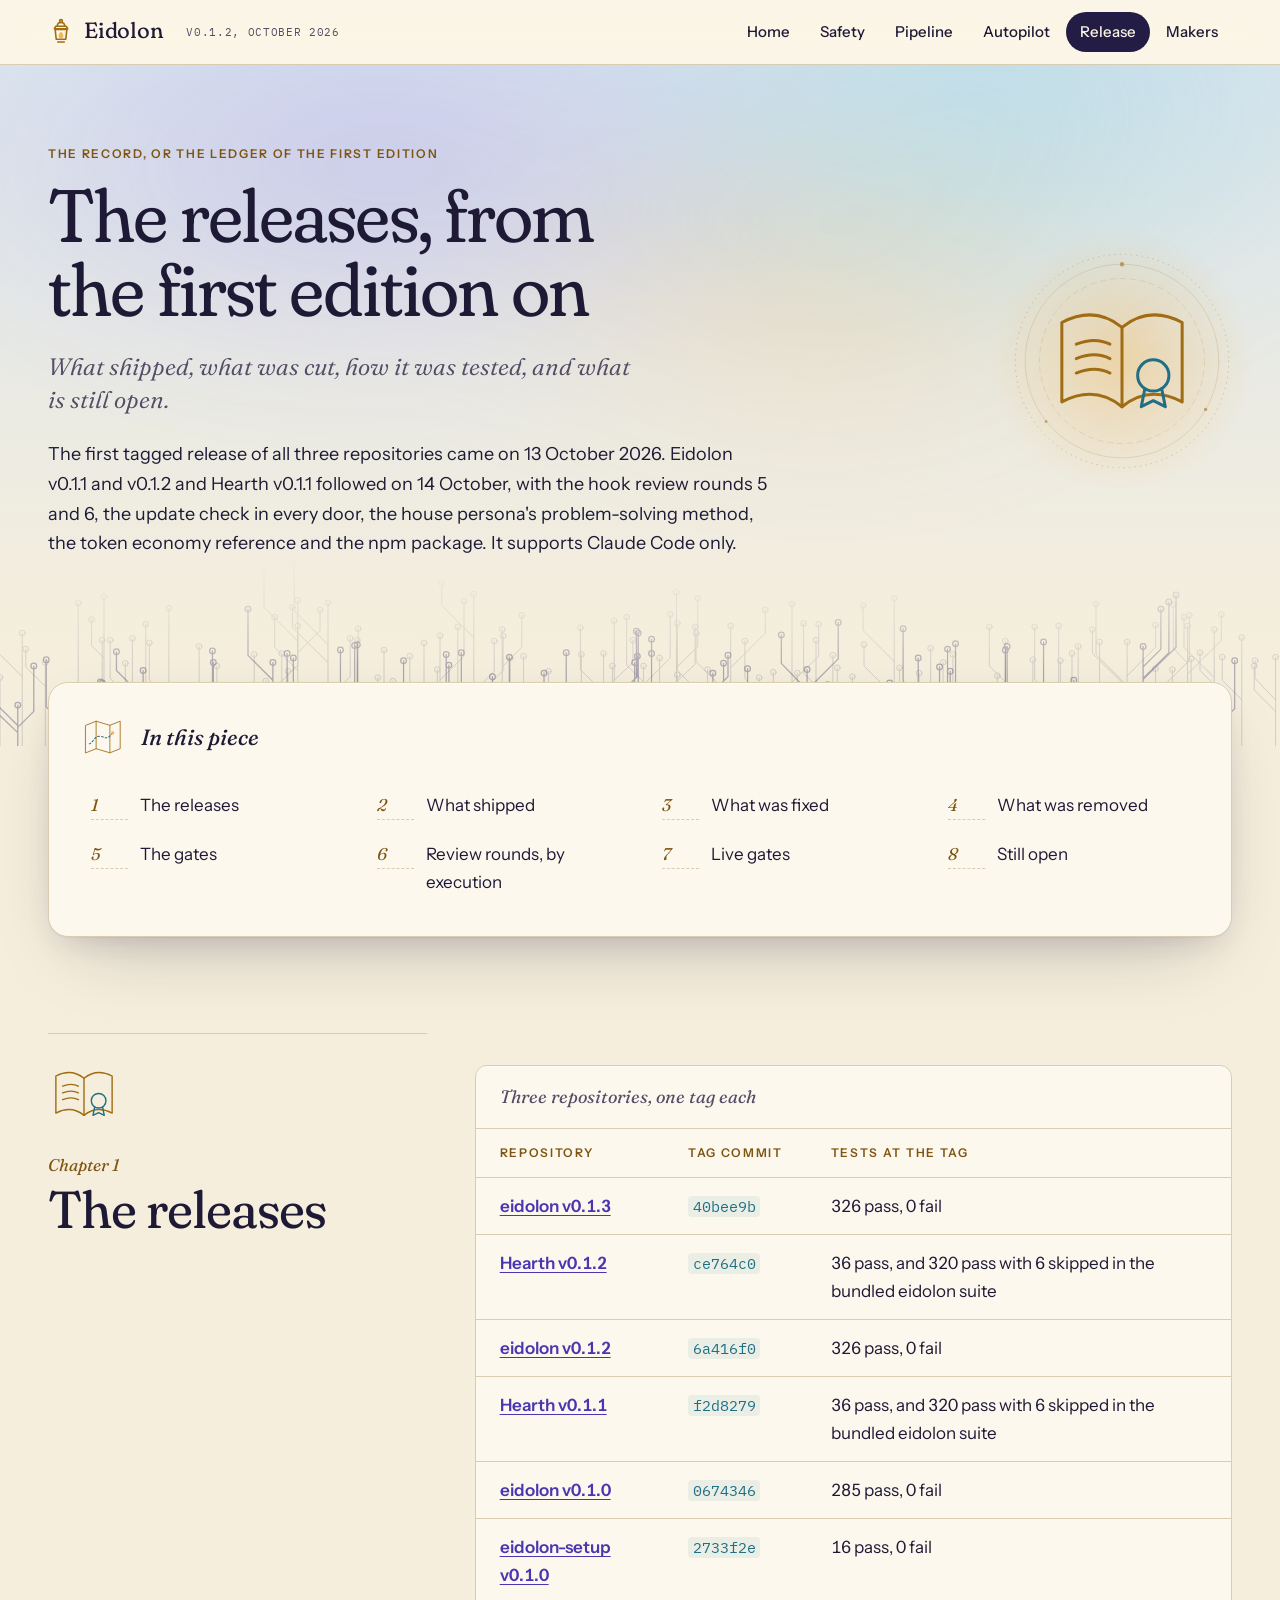
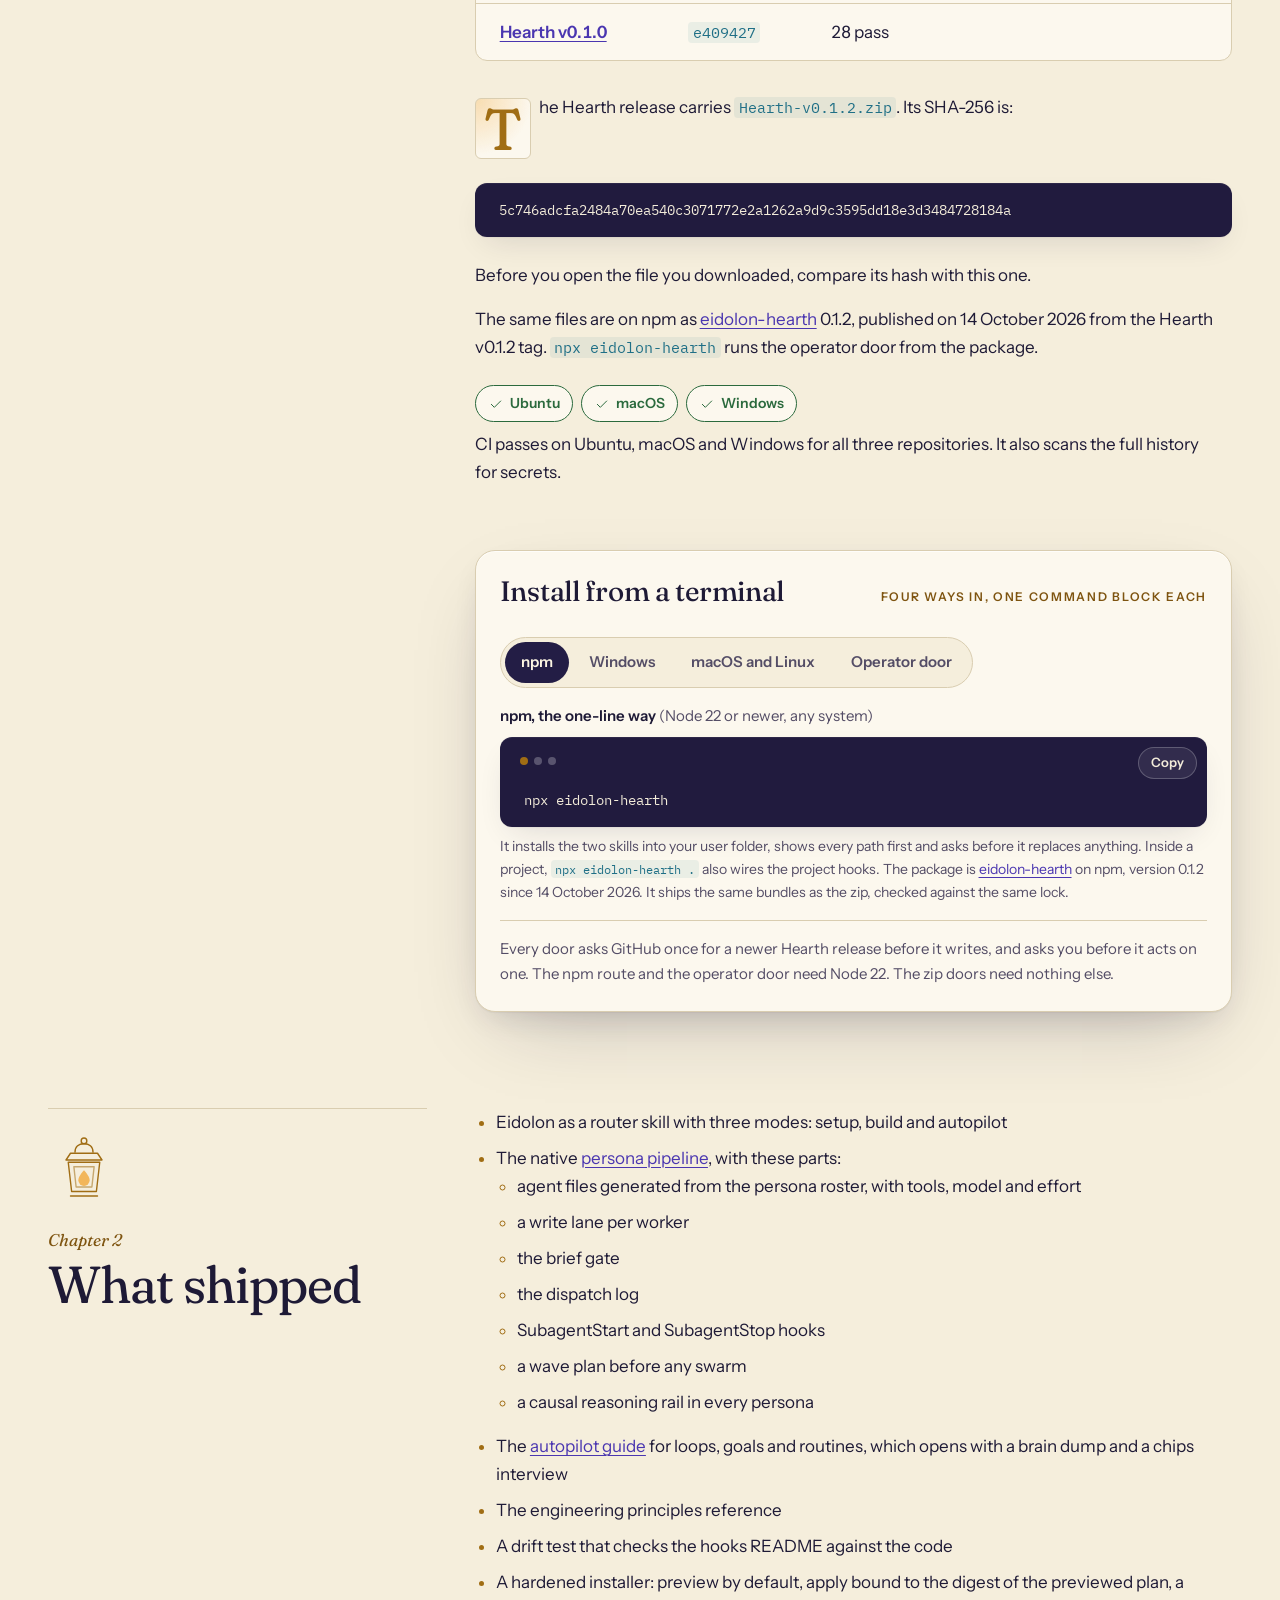
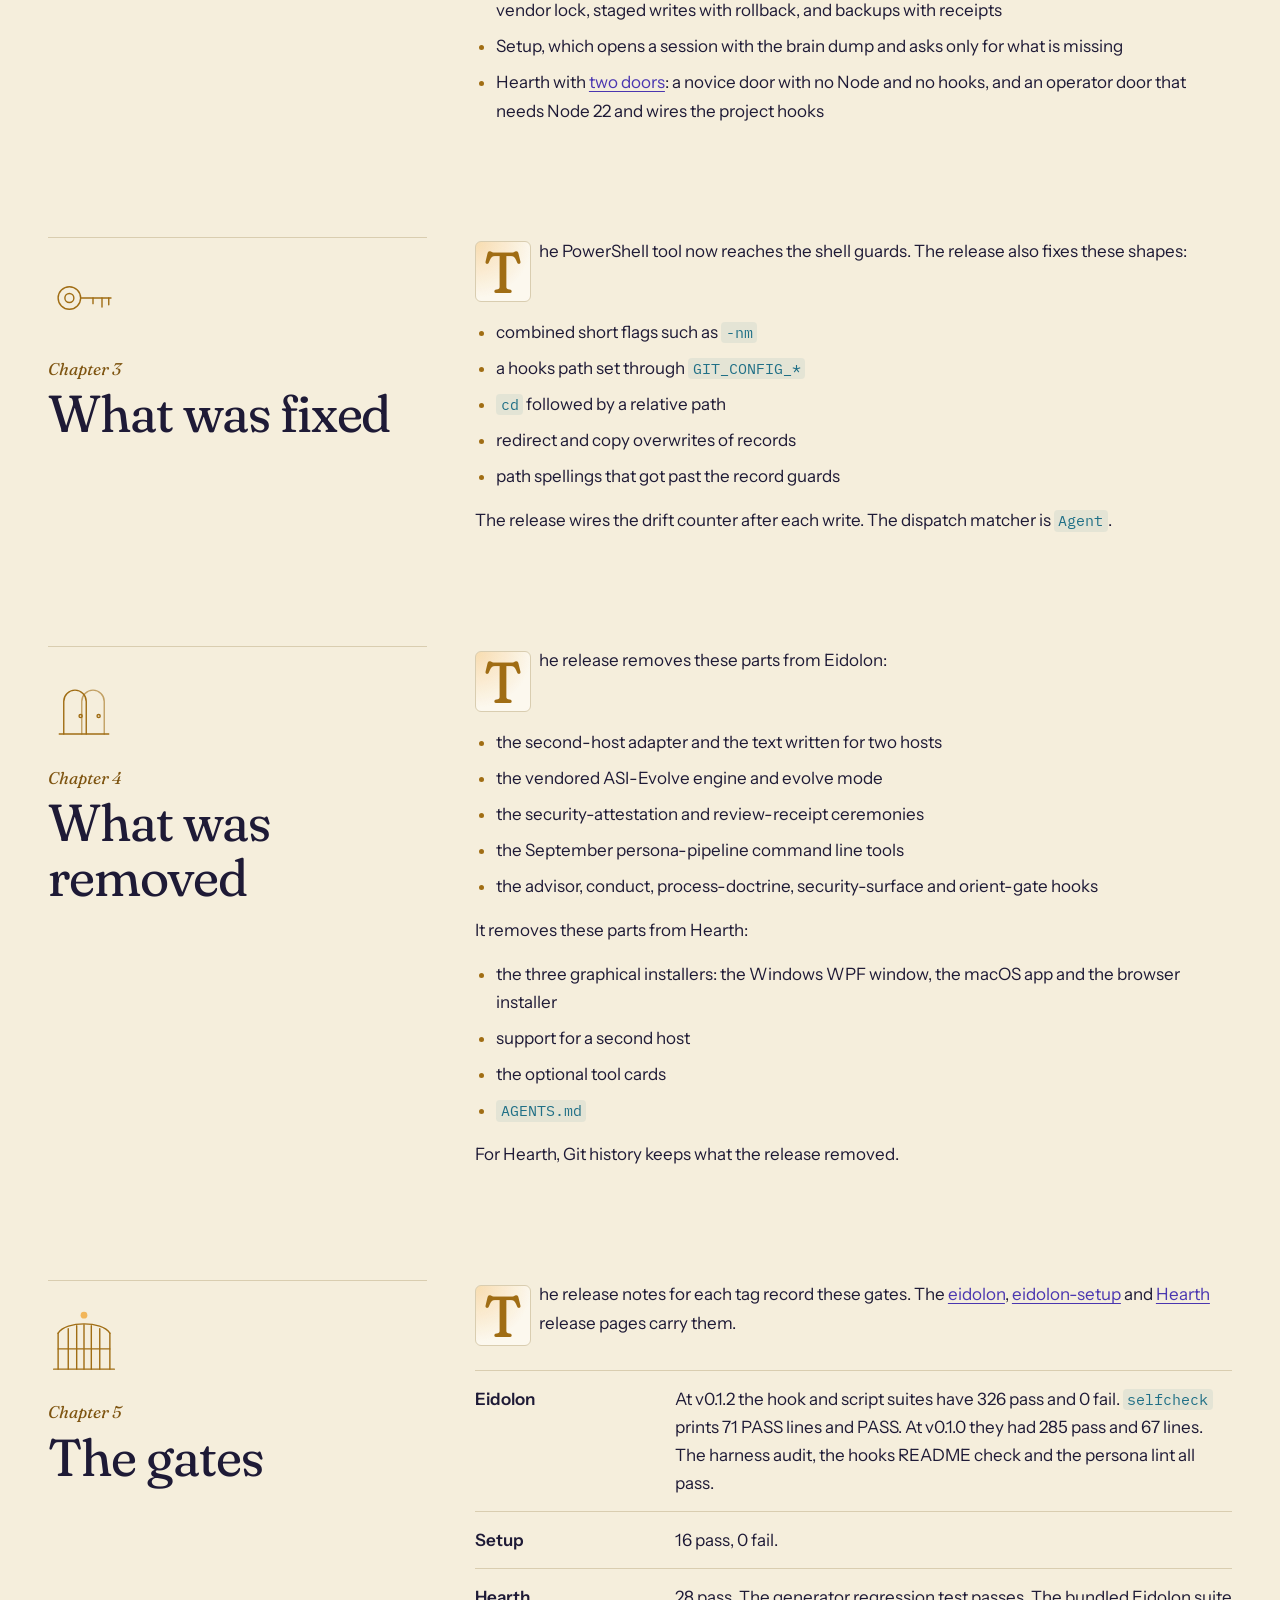
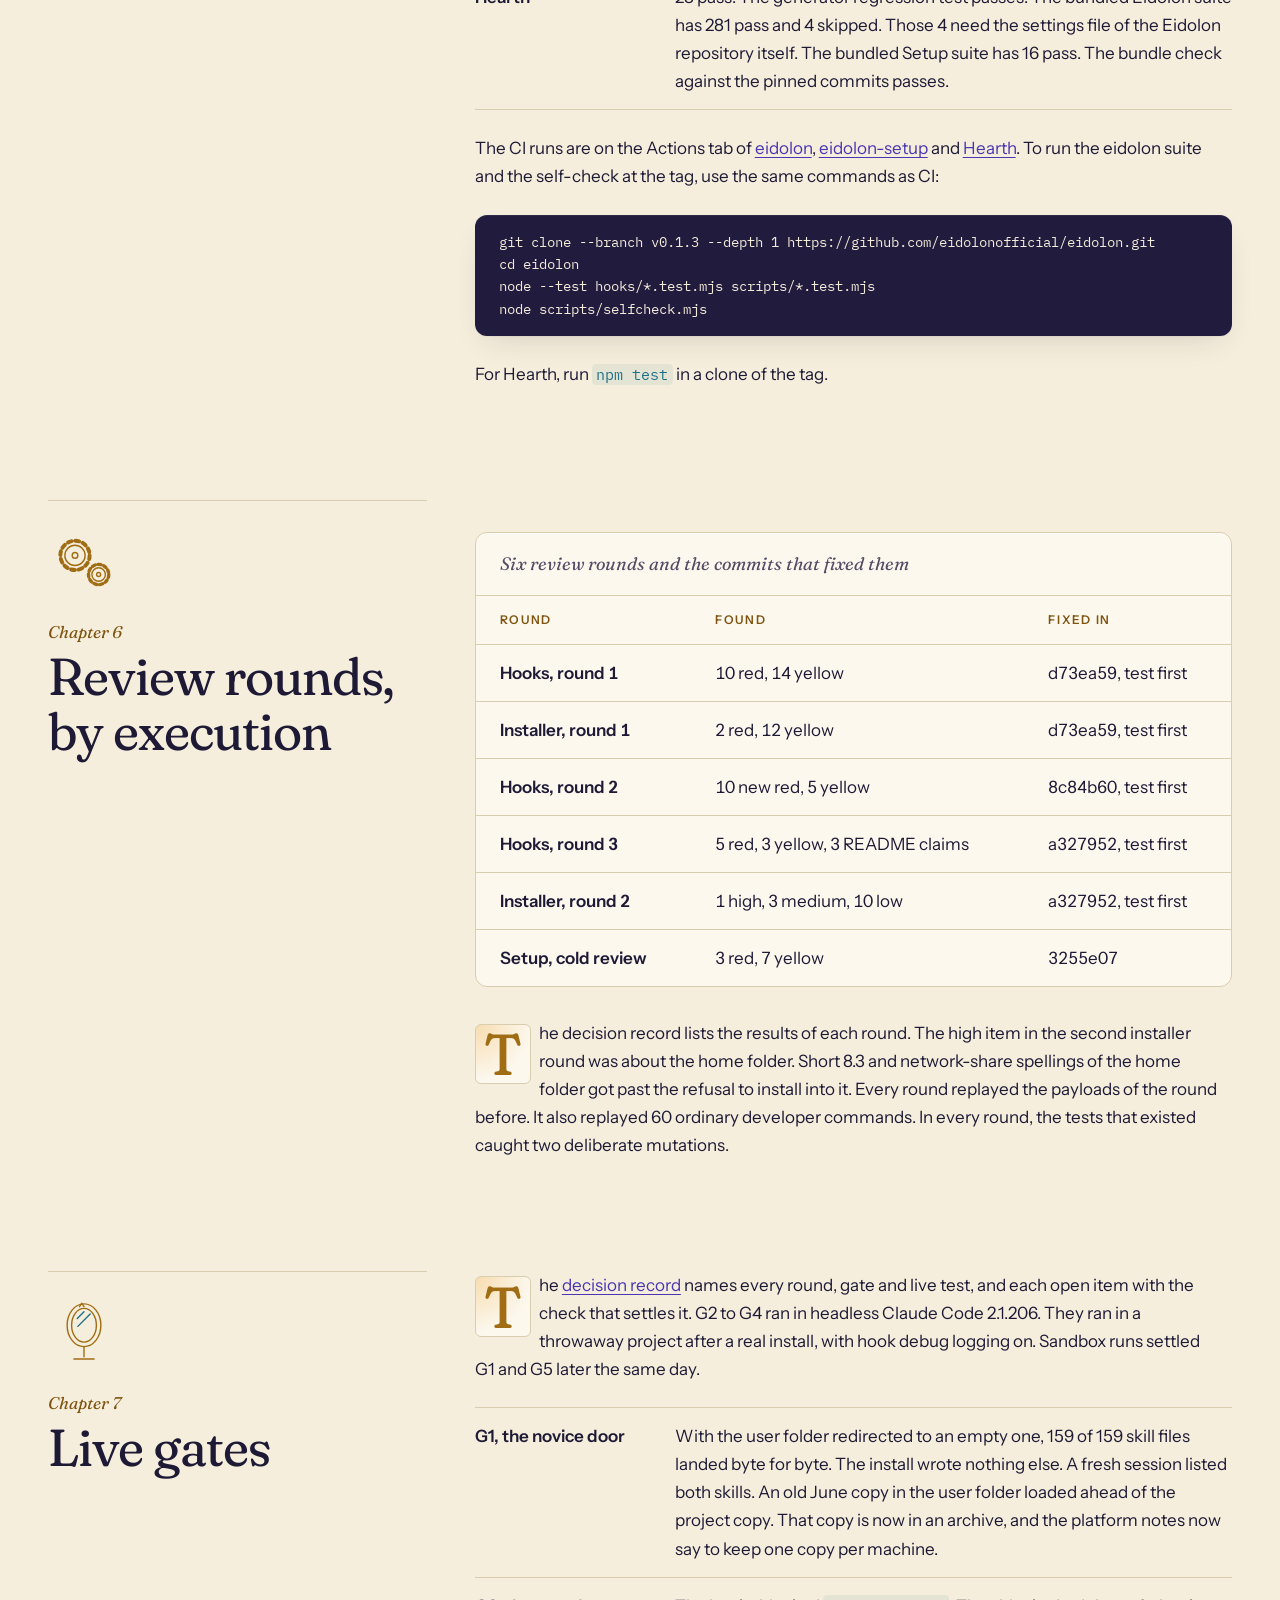
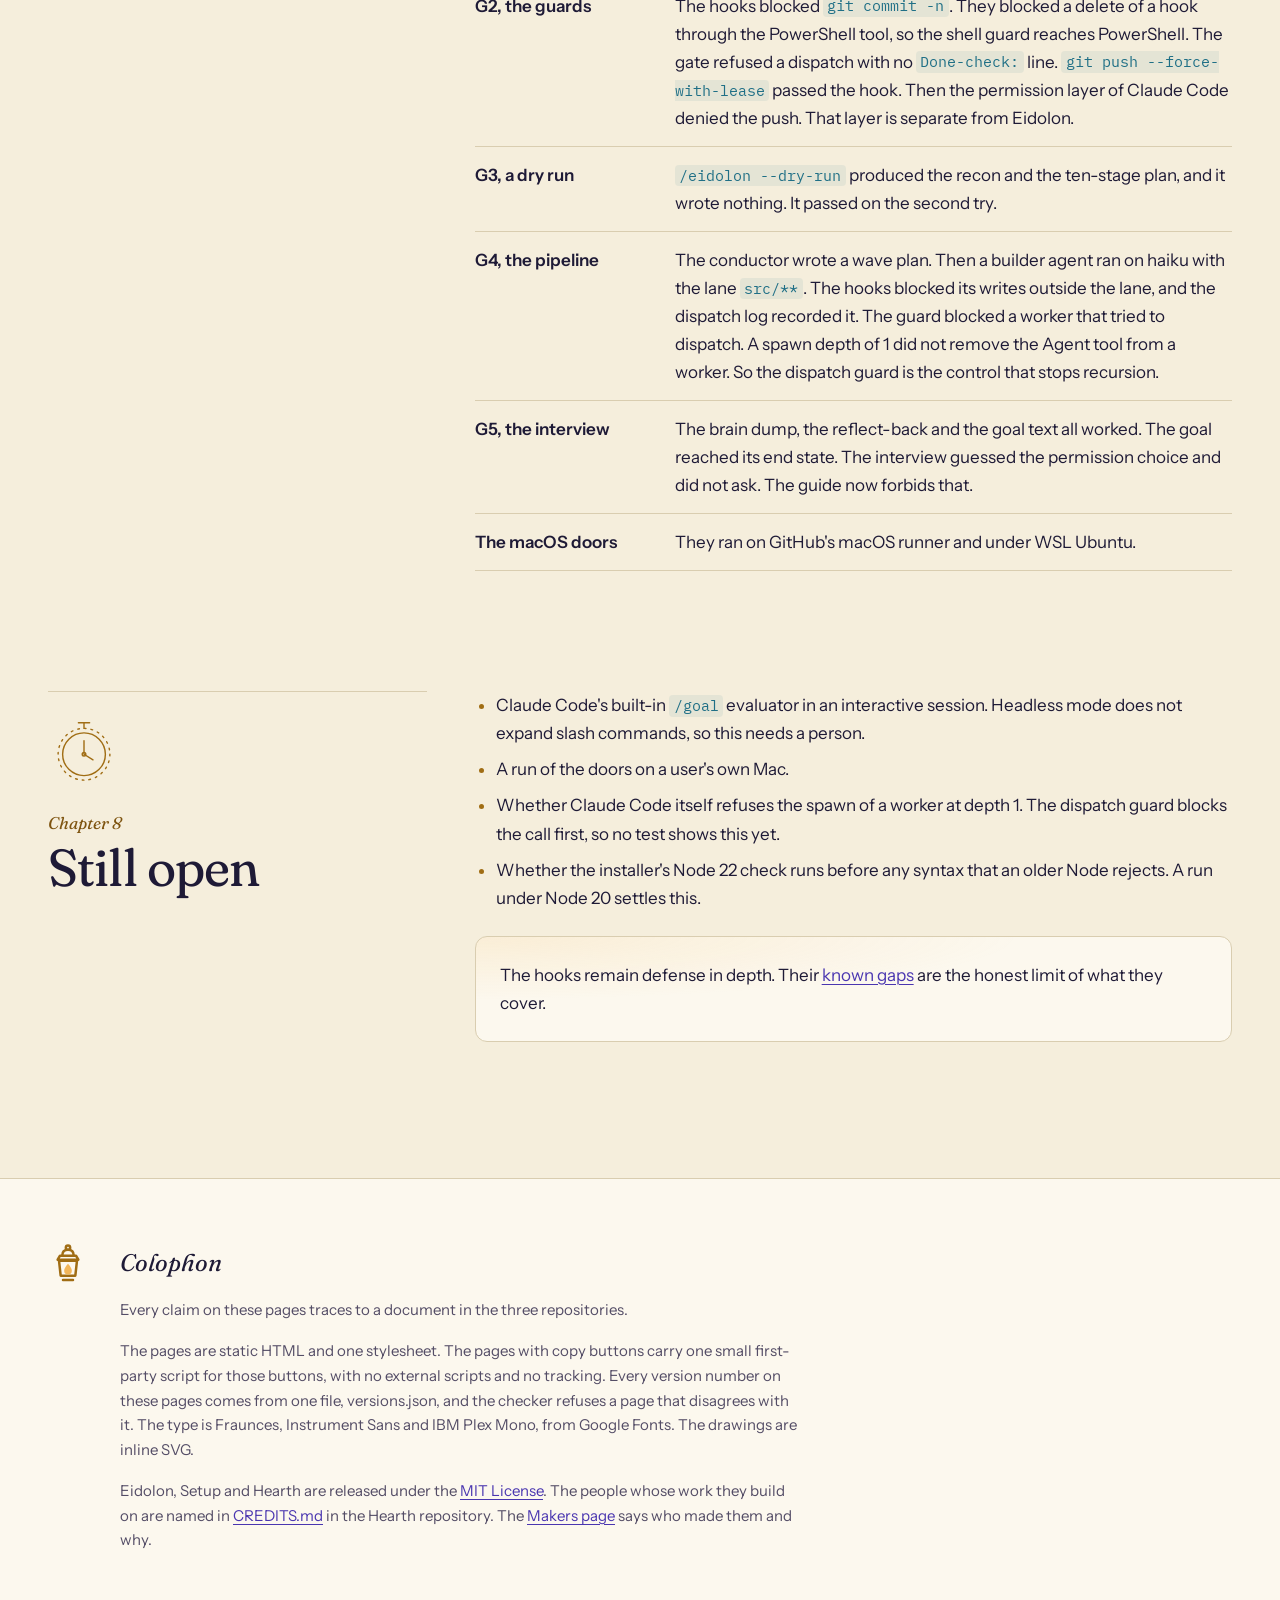
<file: release.html>
<!doctype html>
<html lang="en">
<head>
  <meta charset="utf-8">
  <meta name="viewport" content="width=device-width, initial-scale=1">
  <title>Eidolon releases</title>
  <meta name="description" content="What shipped in v0.1.0, v0.1.1 and v0.1.2, the gates, the live tests, what is still open and how the releases came about.">
  <meta name="color-scheme" content="light dark">
  <link rel="icon" href="lantern.svg" type="image/svg+xml">
  <link rel="preconnect" href="https://fonts.gstatic.com" crossorigin>
  <link rel="stylesheet" href="https://fonts.googleapis.com/css2?family=Fraunces:ital,opsz,wght,SOFT,WONK@0,9..144,300..800,0..100,0..1;1,9..144,300..800,0..100,0..1&amp;family=Instrument+Sans:ital,wght@0,400..700;1,400..700&amp;family=IBM+Plex+Mono:wght@400;500&amp;display=swap">
  <link rel="stylesheet" href="style.css">
</head>
<body>
  <a class="skip" href="#main">Skip to content</a>
  <header class="masthead">
    <div class="mast-inner">
      <p class="brand"><a href="index.html"><svg class="mark" viewBox="0 0 24 24" aria-hidden="true" focusable="false"><g fill="none" stroke="currentColor" stroke-width="1.5" stroke-linecap="round" stroke-linejoin="round"><circle cx="12" cy="2.8" r="1.3"/><path d="M8.6 7.4c0-2.4 1.5-3.3 3.4-3.3s3.4.9 3.4 3.3"/><path d="M7.2 7.6h9.6l1.4 2.4H5.8z"/><path d="M6.6 10.6h10.8l-1 9H7.6z"/><path d="M9 22.2h6"/></g><path class="mark-flame" d="M12 12.4c1.6 1.8 2.3 3 2.3 4.2a2.3 2.3 0 0 1-4.6 0c0-1.2.7-2.4 2.3-4.2z"/></svg><span>Eidolon</span></a></p>
      <p class="dateline">v0.1.2, October 2026</p>
      <nav class="site-nav" aria-label="Site">
        <ul>
          <li><a href="index.html">Home</a></li>
          <li><a href="safety.html">Safety</a></li>
          <li><a href="pipeline.html">Pipeline</a></li>
          <li><a href="autopilot.html">Autopilot</a></li>
          <li><a href="release.html" aria-current="page">Release</a></li>
          <li><a href="about.html">Makers</a></li>
        </ul>
      </nav>
    </div>
  </header>
  <main id="main" tabindex="-1">
    <header class="page-hero">
      <div class="aurora" aria-hidden="true"><span></span></div>
      <svg class="strip" viewBox="0 0 1440 240" preserveAspectRatio="xMidYMax slice" aria-hidden="true" focusable="false">
      <g class="trees trees-back" fill="none" stroke="currentColor" stroke-width="1" stroke-linecap="round" stroke-linejoin="round"><path d="M0 240V163M0 192L-15 177V125M0 211L-29 182V144M25 240V113M25 162L-8 129V67M51 240V146M51 173L29 151V131M88 240V79M88 199L115 172V121M117 240V72M117 141L103 127V98M141 240V147M141 181L124 164V121M164 240V103M164 187L149 172V119M190 240V85M190 188L168 166V124M224 240V128M224 205L244 185V150M262 240V177M262 222L286 197V137M299 240V167M299 217L324 192V156M299 185L335 149V105M299 216L317 198V136M335 240V76M335 122L297 84V23M335 155L309 129V95M335 135L360 110V87M369 240V79M369 146L329 107V84M369 186L394 162V119M369 126L331 88V35M403 240V108M403 197L432 168V132M431 240V186M431 222L461 191V139M431 199L402 171V121M457 240V196M457 228L442 213V167M457 227L425 195V163M457 209L492 173V154M495 240V116M495 189L515 169V106M495 166L522 139V77M495 205L477 186V124M533 240V69M533 118L497 82V57M533 179L556 156V122M533 188L566 155V116M565 240V109M565 151L587 129V93M589 240V139M589 211L617 183V156M589 194L574 180V141M624 240V172M624 217L654 188V137M663 240V177M663 216L689 190V150M663 203L679 187V136M691 240V99M691 166L712 146V121M691 192L653 154V107M724 240V150M724 171L754 141V92M724 212L742 194V141M724 168L705 149V95M761 240V67M761 168L782 148V106M761 152L785 128V74M796 240V154M796 211L762 178V160M796 189L762 155V102M822 240V105M822 184L783 145V113M822 152L861 113V87M854 240V163M854 206L870 189V157M854 180L838 164V122M891 240V80M891 168L921 139V103M912 240V198M912 211L897 195V158M912 229L942 199V152M941 240V181M941 203L918 180V121M941 195L904 158V102M975 240V198M975 229L1012 192V152M975 210L959 194V162M975 229L937 191V138M1006 240V74M1006 184L972 150V126M1006 145L971 110V82M1034 240V158M1034 208L1072 170V137M1061 240V146M1061 191L1047 177V130M1096 240V194M1096 213L1122 187V161M1131 240V122M1131 168L1113 150V106M1169 240V178M1169 209L1206 172V136M1191 240V105M1191 202L1162 174V143M1191 192L1164 165V106M1213 240V128M1213 203L1237 179V123M1213 206L1193 185V144M1246 240V193M1246 225L1224 203V179M1268 240V123M1268 172L1233 137V80M1268 174L1229 136V109M1268 161L1300 129V104M1300 240V153M1300 181L1338 144V93M1300 196L1319 178V154M1336 240V105M1336 147L1320 130V81M1336 159L1374 121V92M1366 240V109M1366 163L1332 129V95M1366 200L1340 175V142M1366 171L1350 155V135M1397 240V118M1397 188L1375 166V140M1435 240V140M1435 188L1412 164V144M1435 201L1411 177V150"/><circle cx="0" cy="163" r="3.2"/><circle cx="-15" cy="125" r="3.2"/><circle cx="-29" cy="144" r="3.2"/><circle cx="25" cy="113" r="3.2"/><circle cx="-8" cy="67" r="3.2"/><circle cx="51" cy="146" r="3.2"/><circle cx="29" cy="131" r="3.2"/><circle cx="88" cy="79" r="3.2"/><circle cx="115" cy="121" r="3.2"/><circle cx="117" cy="72" r="3.2"/><circle cx="103" cy="98" r="3.2"/><circle cx="141" cy="147" r="3.2"/><circle cx="124" cy="121" r="3.2"/><circle cx="164" cy="103" r="3.2"/><circle cx="149" cy="119" r="3.2"/><circle cx="190" cy="85" r="3.2"/><circle cx="168" cy="124" r="3.2"/><circle cx="224" cy="128" r="3.2"/><circle cx="244" cy="150" r="3.2"/><circle cx="262" cy="177" r="3.2"/><circle cx="286" cy="137" r="3.2"/><circle cx="299" cy="167" r="3.2"/><circle cx="324" cy="156" r="3.2"/><circle cx="335" cy="105" r="3.2"/><circle cx="317" cy="136" r="3.2"/><circle cx="335" cy="76" r="3.2"/><circle cx="297" cy="23" r="3.2"/><circle cx="309" cy="95" r="3.2"/><circle cx="360" cy="87" r="3.2"/><circle cx="369" cy="79" r="3.2"/><circle cx="329" cy="84" r="3.2"/><circle cx="394" cy="119" r="3.2"/><circle cx="331" cy="35" r="3.2"/><circle cx="403" cy="108" r="3.2"/><circle cx="432" cy="132" r="3.2"/><circle cx="431" cy="186" r="3.2"/><circle cx="461" cy="139" r="3.2"/><circle cx="402" cy="121" r="3.2"/><circle cx="457" cy="196" r="3.2"/><circle cx="442" cy="167" r="3.2"/><circle cx="425" cy="163" r="3.2"/><circle cx="492" cy="154" r="3.2"/><circle cx="495" cy="116" r="3.2"/><circle cx="515" cy="106" r="3.2"/><circle cx="522" cy="77" r="3.2"/><circle cx="477" cy="124" r="3.2"/><circle cx="533" cy="69" r="3.2"/><circle cx="497" cy="57" r="3.2"/><circle cx="556" cy="122" r="3.2"/><circle cx="566" cy="116" r="3.2"/><circle cx="565" cy="109" r="3.2"/><circle cx="587" cy="93" r="3.2"/><circle cx="589" cy="139" r="3.2"/><circle cx="617" cy="156" r="3.2"/><circle cx="574" cy="141" r="3.2"/><circle cx="624" cy="172" r="3.2"/><circle cx="654" cy="137" r="3.2"/><circle cx="663" cy="177" r="3.2"/><circle cx="689" cy="150" r="3.2"/><circle cx="679" cy="136" r="3.2"/><circle cx="691" cy="99" r="3.2"/><circle cx="712" cy="121" r="3.2"/><circle cx="653" cy="107" r="3.2"/><circle cx="724" cy="150" r="3.2"/><circle cx="754" cy="92" r="3.2"/><circle cx="742" cy="141" r="3.2"/><circle cx="705" cy="95" r="3.2"/><circle cx="761" cy="67" r="3.2"/><circle cx="782" cy="106" r="3.2"/><circle cx="785" cy="74" r="3.2"/><circle cx="796" cy="154" r="3.2"/><circle cx="762" cy="160" r="3.2"/><circle cx="762" cy="102" r="3.2"/><circle cx="822" cy="105" r="3.2"/><circle cx="783" cy="113" r="3.2"/><circle cx="861" cy="87" r="3.2"/><circle cx="854" cy="163" r="3.2"/><circle cx="870" cy="157" r="3.2"/><circle cx="838" cy="122" r="3.2"/><circle cx="891" cy="80" r="3.2"/><circle cx="921" cy="103" r="3.2"/><circle cx="912" cy="198" r="3.2"/><circle cx="897" cy="158" r="3.2"/><circle cx="942" cy="152" r="3.2"/><circle cx="941" cy="181" r="3.2"/><circle cx="918" cy="121" r="3.2"/><circle cx="904" cy="102" r="3.2"/><circle cx="975" cy="198" r="3.2"/><circle cx="1012" cy="152" r="3.2"/><circle cx="959" cy="162" r="3.2"/><circle cx="937" cy="138" r="3.2"/><circle cx="1006" cy="74" r="3.2"/><circle cx="972" cy="126" r="3.2"/><circle cx="971" cy="82" r="3.2"/><circle cx="1034" cy="158" r="3.2"/><circle cx="1072" cy="137" r="3.2"/><circle cx="1061" cy="146" r="3.2"/><circle cx="1047" cy="130" r="3.2"/><circle cx="1096" cy="194" r="3.2"/><circle cx="1122" cy="161" r="3.2"/><circle cx="1131" cy="122" r="3.2"/><circle cx="1113" cy="106" r="3.2"/><circle cx="1169" cy="178" r="3.2"/><circle cx="1206" cy="136" r="3.2"/><circle cx="1191" cy="105" r="3.2"/><circle cx="1162" cy="143" r="3.2"/><circle cx="1164" cy="106" r="3.2"/><circle cx="1213" cy="128" r="3.2"/><circle cx="1237" cy="123" r="3.2"/><circle cx="1193" cy="144" r="3.2"/><circle cx="1246" cy="193" r="3.2"/><circle cx="1224" cy="179" r="3.2"/><circle cx="1268" cy="123" r="3.2"/><circle cx="1233" cy="80" r="3.2"/><circle cx="1229" cy="109" r="3.2"/><circle cx="1300" cy="104" r="3.2"/><circle cx="1300" cy="153" r="3.2"/><circle cx="1338" cy="93" r="3.2"/><circle cx="1319" cy="154" r="3.2"/><circle cx="1336" cy="105" r="3.2"/><circle cx="1320" cy="81" r="3.2"/><circle cx="1374" cy="92" r="3.2"/><circle cx="1366" cy="109" r="3.2"/><circle cx="1332" cy="95" r="3.2"/><circle cx="1340" cy="142" r="3.2"/><circle cx="1350" cy="135" r="3.2"/><circle cx="1397" cy="118" r="3.2"/><circle cx="1375" cy="140" r="3.2"/><circle cx="1435" cy="140" r="3.2"/><circle cx="1412" cy="144" r="3.2"/><circle cx="1411" cy="150" r="3.2"/></g>
      <g class="trees trees-front" fill="none" stroke="currentColor" stroke-width="1.4" stroke-linecap="round" stroke-linejoin="round"><path d="M20 240V194M20 225L-4 202V163M20 219L38 201V150M20 217L-19 178V141M88 240V213M88 227L115 200V169M88 232L113 208V168M88 232L52 196V143M161 240V155M161 185L131 155V134M222 240V184M222 223L240 205V146M222 199L239 182V133M307 240V146M307 166L279 138V86M361 240V198M361 227L323 188V136M361 228L330 197V141M361 214L383 192V132M428 240V184M428 205L399 176V127M428 212L454 186V144M428 203L402 177V126M481 240V181M481 205L502 184V137M481 223L519 185V135M481 218L505 194V149M554 240V162M554 213L573 194V140M612 240V158M612 196L637 171V135M686 240V172M686 193L717 162V139M686 192L716 163V111M686 198L714 170V146M750 240V183M750 197L733 180V120M750 208L718 176V113M750 195L733 178V136M802 240V158M802 217L841 178V153M802 179L819 162V138M851 240V173M851 206L814 169V147M908 240V154M908 177L879 147V115M908 218L931 194V171M908 177L943 142V101M982 240V211M982 229L1001 210V169M1033 240V141M1033 199L1057 175V151M1033 184L1016 167V108M1033 209L1066 176V131M1095 240V174M1095 203L1069 177V156M1095 220L1133 181V128M1095 196L1075 176V125M1151 240V182M1151 204L1174 181V123M1151 205L1131 185V132M1235 240V220M1235 226L1208 199V166M1286 240V128M1286 151L1306 131V86M1286 165L1323 129V70M1286 164L1315 135V78M1361 240V217M1361 222L1346 207V174M1361 226L1389 198V144"/><circle cx="20" cy="194" r="3.2"/><circle cx="-4" cy="163" r="3.2"/><circle cx="38" cy="150" r="3.2"/><circle cx="-19" cy="141" r="3.2"/><circle cx="88" cy="213" r="3.2"/><circle cx="115" cy="169" r="3.2"/><circle cx="113" cy="168" r="3.2"/><circle cx="52" cy="143" r="3.2"/><circle cx="161" cy="155" r="3.2"/><circle cx="131" cy="134" r="3.2"/><circle cx="222" cy="184" r="3.2"/><circle cx="240" cy="146" r="3.2"/><circle cx="239" cy="133" r="3.2"/><circle cx="307" cy="146" r="3.2"/><circle cx="279" cy="86" r="3.2"/><circle cx="361" cy="198" r="3.2"/><circle cx="323" cy="136" r="3.2"/><circle cx="330" cy="141" r="3.2"/><circle cx="383" cy="132" r="3.2"/><circle cx="428" cy="184" r="3.2"/><circle cx="399" cy="127" r="3.2"/><circle cx="454" cy="144" r="3.2"/><circle cx="402" cy="126" r="3.2"/><circle cx="481" cy="181" r="3.2"/><circle cx="502" cy="137" r="3.2"/><circle cx="519" cy="135" r="3.2"/><circle cx="505" cy="149" r="3.2"/><circle cx="554" cy="162" r="3.2"/><circle cx="573" cy="140" r="3.2"/><circle cx="612" cy="158" r="3.2"/><circle cx="637" cy="135" r="3.2"/><circle cx="686" cy="172" r="3.2"/><circle cx="717" cy="139" r="3.2"/><circle cx="716" cy="111" r="3.2"/><circle cx="714" cy="146" r="3.2"/><circle cx="750" cy="183" r="3.2"/><circle cx="733" cy="120" r="3.2"/><circle cx="718" cy="113" r="3.2"/><circle cx="733" cy="136" r="3.2"/><circle cx="802" cy="158" r="3.2"/><circle cx="841" cy="153" r="3.2"/><circle cx="819" cy="138" r="3.2"/><circle cx="851" cy="173" r="3.2"/><circle cx="814" cy="147" r="3.2"/><circle cx="908" cy="154" r="3.2"/><circle cx="879" cy="115" r="3.2"/><circle cx="931" cy="171" r="3.2"/><circle cx="943" cy="101" r="3.2"/><circle cx="982" cy="211" r="3.2"/><circle cx="1001" cy="169" r="3.2"/><circle cx="1033" cy="141" r="3.2"/><circle cx="1057" cy="151" r="3.2"/><circle cx="1016" cy="108" r="3.2"/><circle cx="1066" cy="131" r="3.2"/><circle cx="1095" cy="174" r="3.2"/><circle cx="1069" cy="156" r="3.2"/><circle cx="1133" cy="128" r="3.2"/><circle cx="1075" cy="125" r="3.2"/><circle cx="1151" cy="182" r="3.2"/><circle cx="1174" cy="123" r="3.2"/><circle cx="1131" cy="132" r="3.2"/><circle cx="1235" cy="220" r="3.2"/><circle cx="1208" cy="166" r="3.2"/><circle cx="1286" cy="128" r="3.2"/><circle cx="1306" cy="86" r="3.2"/><circle cx="1323" cy="70" r="3.2"/><circle cx="1315" cy="78" r="3.2"/><circle cx="1361" cy="217" r="3.2"/><circle cx="1346" cy="174" r="3.2"/><circle cx="1389" cy="144" r="3.2"/></g>
    </svg>
      <div class="wrap page-hero-grid">
        <div>
          <p class="kicker">The record, or the ledger of the first edition</p>
          <h1>The releases, from the first edition on</h1>
          <p class="dek">What shipped, what was cut, how it was tested, and what is still open.</p>
          <p class="lead">The first tagged release of all three repositories came on 13 October 2026. Eidolon v0.1.1 and v0.1.2 and Hearth v0.1.1 followed on 14 October, with the hook review rounds 5 and 6, the update check in every door, the house persona's problem-solving method, the token economy reference and the npm package. It supports Claude Code only.</p>
        </div>
        <div class="emblem"><svg class="orrery" viewBox="0 0 400 400" aria-hidden="true" focusable="false"><g fill="none" stroke="currentColor" stroke-linecap="round"><circle cx="200" cy="200" r="194" stroke-width="1" stroke-dasharray="1 9"/><circle cx="200" cy="200" r="176" stroke-width=".75" opacity=".7"/><circle cx="200" cy="200" r="150" stroke-width="1" stroke-dasharray="10 8" opacity=".45"/></g><g fill="currentColor"><circle cx="200" cy="24" r="4"/><circle cx="352" cy="288" r="3"/><circle cx="62" cy="310" r="2.5"/></g></svg><svg class="vignette" viewBox="0 0 64 64" aria-hidden="true" focusable="false"><g fill="none" stroke="currentColor" stroke-width="1.25" stroke-linecap="round" stroke-linejoin="round"><path d="M7 16c8.5-4.5 17-4.5 25 2 8-6.5 16.5-6.5 25-2v33c-8.5-4.5-17-4.5-25 2-8-6.5-16.5-6.5-25-2z"/><path d="M32 18v33"/><path d="M13 25c5-2 10-2 14 0M13 31c5-2 10-2 14 0M13 37c5-2 10-2 14 0"/></g><g class="v-seal" fill="none" stroke-width="1.25" stroke-linecap="round" stroke-linejoin="round"><circle cx="45" cy="38" r="6.5"/><path d="M41.5 43.5L40 51l5-2.5 5 2.5-1.5-7.5"/></g></svg></div>
      </div>
    </header>

    <div class="wrap chapters">
      <nav class="toc reveal" aria-label="Chapters">
        <div class="toc-head"><svg class="vignette" viewBox="0 0 64 64" aria-hidden="true" focusable="false"><g fill="none" stroke="currentColor" stroke-width="1.25" stroke-linecap="round" stroke-linejoin="round"><path d="M7 15l15-6 20 6 15-6v40l-15 6-20-6-15 6z"/><path d="M22 9v40M42 15v40"/></g><path class="v-path" d="M12 42c6-2 7-11 15-11s10 7 18-4" fill="none" stroke-width="1.5" stroke-dasharray="2.5 3" stroke-linecap="round"/><circle class="v-glow" cx="46" cy="26" r="2.5"/></svg><h2>In this piece</h2></div>
        <ol>
          <li><a href="#releases"><span class="n">1</span>The releases</a></li>
          <li><a href="#shipped"><span class="n">2</span>What shipped</a></li>
          <li><a href="#fixed"><span class="n">3</span>What was fixed</a></li>
          <li><a href="#removed"><span class="n">4</span>What was removed</a></li>
          <li><a href="#gates"><span class="n">5</span>The gates</a></li>
          <li><a href="#rounds"><span class="n">6</span>Review rounds, by execution</a></li>
          <li><a href="#live"><span class="n">7</span>Live gates</a></li>
          <li><a href="#open"><span class="n">8</span>Still open</a></li>
        </ol>
      </nav>

      <section class="chapter split" id="releases" aria-labelledby="releases-h">
        <header class="chapter-head">
          <svg class="vignette" viewBox="0 0 64 64" aria-hidden="true" focusable="false"><g fill="none" stroke="currentColor" stroke-width="1.25" stroke-linecap="round" stroke-linejoin="round"><path d="M7 16c8.5-4.5 17-4.5 25 2 8-6.5 16.5-6.5 25-2v33c-8.5-4.5-17-4.5-25 2-8-6.5-16.5-6.5-25-2z"/><path d="M32 18v33"/><path d="M13 25c5-2 10-2 14 0M13 31c5-2 10-2 14 0M13 37c5-2 10-2 14 0"/></g><g class="v-seal" fill="none" stroke-width="1.25" stroke-linecap="round" stroke-linejoin="round"><circle cx="45" cy="38" r="6.5"/><path d="M41.5 43.5L40 51l5-2.5 5 2.5-1.5-7.5"/></g></svg>
          <div><span class="kicker">Chapter <span class="num">1</span></span><h2 id="releases-h">The releases</h2></div>
        </header>
        <div class="chapter-body">
          <div class="table">
            <table>
              <caption>Three repositories, one tag each</caption>
              <thead>
                <tr><th scope="col">Repository</th><th scope="col">Tag commit</th><th scope="col">Tests at the tag</th></tr>
              </thead>
              <tbody>
                <tr><th scope="row"><a href="https://github.com/eidolonofficial/eidolon/releases/tag/v0.1.3">eidolon v0.1.3</a></th><td><code>40bee9b</code></td><td>326 pass, 0 fail</td></tr>
                <tr><th scope="row"><a href="https://github.com/eidolonofficial/Hearth/releases/tag/v0.1.2">Hearth v0.1.2</a></th><td><code>ce764c0</code></td><td>36 pass, and 320 pass with 6 skipped in the bundled eidolon suite</td></tr>
                <tr><th scope="row"><a href="https://github.com/eidolonofficial/eidolon/releases/tag/v0.1.2">eidolon v0.1.2</a></th><td><code>6a416f0</code></td><td>326 pass, 0 fail</td></tr>
                <tr><th scope="row"><a href="https://github.com/eidolonofficial/Hearth/releases/tag/v0.1.1">Hearth v0.1.1</a></th><td><code>f2d8279</code></td><td>36 pass, and 320 pass with 6 skipped in the bundled eidolon suite</td></tr>
                <tr><th scope="row"><a href="https://github.com/eidolonofficial/eidolon/releases/tag/v0.1.0">eidolon v0.1.0</a></th><td><code>0674346</code></td><td>285 pass, 0 fail</td></tr>
                <tr><th scope="row"><a href="https://github.com/eidolonofficial/eidolon-setup/releases/tag/v0.1.0">eidolon-setup v0.1.0</a></th><td><code>2733f2e</code></td><td>16 pass, 0 fail</td></tr>
                <tr><th scope="row"><a href="https://github.com/eidolonofficial/Hearth/releases/tag/v0.1.0">Hearth v0.1.0</a></th><td><code>e409427</code></td><td>28 pass</td></tr>
              </tbody>
            </table>
          </div>
          <p class="initial">The Hearth release carries <code>Hearth-v0.1.2.zip</code>. Its SHA-256 is:</p>
          <pre><code class="hash">5c746adcfa2484a70ea540c3071772e2a1262a9d9c3595dd18e3d3484728184a</code></pre>
          <p>Before you open the file you downloaded, compare its hash with this one.</p>
          <p>The same files are on npm as <a href="https://www.npmjs.com/package/eidolon-hearth">eidolon-hearth</a> 0.1.2, published on 14 October 2026 from the Hearth v0.1.2 tag. <code>npx eidolon-hearth</code> runs the operator door from the package.</p>
          <ul class="ci" aria-label="CI">
            <li><svg class="icon" viewBox="0 0 24 24" aria-hidden="true" focusable="false"><g fill="none" stroke="currentColor" stroke-width="1.5" stroke-linecap="round" stroke-linejoin="round"><path d="M5 12.5l4.5 4.5L19 7.5"/></g></svg>Ubuntu</li>
            <li><svg class="icon" viewBox="0 0 24 24" aria-hidden="true" focusable="false"><g fill="none" stroke="currentColor" stroke-width="1.5" stroke-linecap="round" stroke-linejoin="round"><path d="M5 12.5l4.5 4.5L19 7.5"/></g></svg>macOS</li>
            <li><svg class="icon" viewBox="0 0 24 24" aria-hidden="true" focusable="false"><g fill="none" stroke="currentColor" stroke-width="1.5" stroke-linecap="round" stroke-linejoin="round"><path d="M5 12.5l4.5 4.5L19 7.5"/></g></svg>Windows</li>
          </ul>
          <p class="ci-line">CI passes on Ubuntu, macOS and Windows for all three repositories. It also scans the full history for secrets.</p>
          <section class="install reveal" aria-labelledby="install-h">
          <div class="install-head">
            <h3 id="install-h">Install from a terminal</h3>
            <p class="label">Four ways in, one command block each</p>
          </div>
          <div class="seg" role="radiogroup" aria-label="Choose a door">
            <input class="seg-input" type="radio" name="door" id="seg-npm" checked>
            <input class="seg-input" type="radio" name="door" id="seg-win">
            <input class="seg-input" type="radio" name="door" id="seg-mac">
            <input class="seg-input" type="radio" name="door" id="seg-op">
            <div class="seg-bar"><label for="seg-npm">npm</label><label for="seg-win">Windows</label><label for="seg-mac">macOS and Linux</label><label for="seg-op">Operator door</label></div>
            <div class="seg-panels">
              <div class="seg-panel panel-npm">
                <p class="cmd-title"><strong>npm, the one-line way</strong> (Node 22 or newer, any system)</p>
                <div class="cmd">
                  <pre><code>npx eidolon-hearth</code></pre>
                  <button class="copy" type="button" aria-live="polite">Copy<span class="visually-hidden"> the command</span></button>
                </div>
                <p class="cmd-cap">It installs the two skills into your user folder, shows every path first and asks before it replaces anything. Inside a project, <code>npx eidolon-hearth .</code> also wires the project hooks. The package is <a href="https://www.npmjs.com/package/eidolon-hearth">eidolon-hearth</a> on npm, version 0.1.2 since 14 October 2026. It ships the same bundles as the zip, checked against the same lock.</p>
              </div>
              <div class="seg-panel panel-win">
                <p class="cmd-title"><strong>Windows, novice door</strong> (PowerShell 5.1, nothing else needed)</p>
                <div class="cmd">
                  <pre><code>iwr -UseBasicParsing https://github.com/eidolonofficial/Hearth/releases/download/v0.1.2/Hearth-v0.1.2.zip -OutFile Hearth.zip
if ((Get-FileHash Hearth.zip -Algorithm SHA256).Hash -ne '5C746ADCFA2484A70EA540C3071772E2A1262A9D9C3595DD18E3D3484728184A') { throw 'hash mismatch' }
Expand-Archive Hearth.zip -DestinationPath . -Force
powershell -NoProfile -ExecutionPolicy Bypass -File .\Hearth-v0.1.2\welcome.ps1</code></pre>
                  <button class="copy" type="button" aria-live="polite">Copy<span class="visually-hidden"> the commands</span></button>
                </div>
                <p class="cmd-cap">It downloads the zip, checks its SHA-256, unpacks it and runs the novice door. The door asks before it replaces anything.</p>
              </div>
              <div class="seg-panel panel-mac">
                <p class="cmd-title"><strong>macOS and Linux, novice door</strong> (bash)</p>
                <div class="cmd">
                  <pre><code>curl -L -o Hearth.zip https://github.com/eidolonofficial/Hearth/releases/download/v0.1.2/Hearth-v0.1.2.zip
echo "5c746adcfa2484a70ea540c3071772e2a1262a9d9c3595dd18e3d3484728184a  Hearth.zip" | shasum -a 256 -c
unzip -q Hearth.zip &amp;&amp; bash Hearth-v0.1.2/macos/Welcome.command</code></pre>
                  <button class="copy" type="button" aria-live="polite">Copy<span class="visually-hidden"> the commands</span></button>
                </div>
                <p class="cmd-cap">It downloads the zip, checks its SHA-256, unpacks it and runs the novice door. The door asks before it replaces anything.</p>
              </div>
              <div class="seg-panel panel-op">
                <p class="cmd-title"><strong>Operator door, project hooks</strong> (Git and Node 22)</p>
                <div class="cmd">
                  <pre><code>git clone --branch v0.1.2 --depth 1 https://github.com/eidolonofficial/Hearth.git
node Hearth/scripts/welcome.mjs</code></pre>
                  <button class="copy" type="button" aria-live="polite">Copy<span class="visually-hidden"> the commands</span></button>
                </div>
                <p class="cmd-cap">It clones the v0.1.2 tag of Hearth and runs the operator door. The door shows its plan and asks before it replaces anything.</p>
              </div>
            </div>
          </div>
          <p class="install-note">Every door asks GitHub once for a newer Hearth release before it writes, and asks you before it acts on one. The npm route and the operator door need Node 22. The zip doors need nothing else.</p>
        </section>
        </div>
      </section>

      <section class="chapter split" id="shipped" aria-labelledby="shipped-h">
        <header class="chapter-head">
          <svg class="vignette" viewBox="0 0 64 64" aria-hidden="true" focusable="false"><g fill="none" stroke="currentColor" stroke-width="1.25" stroke-linecap="round" stroke-linejoin="round"><circle cx="32" cy="7" r="2.5"/><path d="M24 17c0-5 3.5-7.5 8-7.5s8 2.5 8 7.5"/><path d="M20 18h24l4 6H16z"/><path d="M18 26h28l-3 26H21z"/><path d="M23 30h18l-2 18H25z" opacity=".55"/><path d="M20 56h24"/></g><path class="v-flame" d="M32 33c3.5 4 5 6.5 5 9a5 5 0 0 1-10 0c0-2.5 1.5-5 5-9z"/></svg>
          <div><span class="kicker">Chapter <span class="num">2</span></span><h2 id="shipped-h">What shipped</h2></div>
        </header>
        <div class="chapter-body">
          <ul class="initial-list">
            <li>Eidolon as a router skill with three modes: setup, build and autopilot</li>
            <li>The native <a href="pipeline.html">persona pipeline</a>, with these parts:
              <ul>
                <li>agent files generated from the persona roster, with tools, model and effort</li>
                <li>a write lane per worker</li>
                <li>the brief gate</li>
                <li>the dispatch log</li>
                <li>SubagentStart and SubagentStop hooks</li>
                <li>a wave plan before any swarm</li>
                <li>a causal reasoning rail in every persona</li>
              </ul>
            </li>
            <li>The <a href="autopilot.html">autopilot guide</a> for loops, goals and routines, which opens with a brain dump and a chips interview</li>
            <li>The engineering principles reference</li>
            <li>A drift test that checks the hooks README against the code</li>
            <li>A hardened installer: preview by default, apply bound to the digest of the previewed plan, a vendor lock, staged writes with rollback, and backups with receipts</li>
            <li>Setup, which opens a session with the brain dump and asks only for what is missing</li>
            <li>Hearth with <a href="index.html#door-novice">two doors</a>: a novice door with no Node and no hooks, and an operator door that needs Node 22 and wires the project hooks</li>
          </ul>
        </div>
      </section>

      <section class="chapter split" id="fixed" aria-labelledby="fixed-h">
        <header class="chapter-head">
          <svg class="vignette" viewBox="0 0 64 64" aria-hidden="true" focusable="false"><g fill="none" stroke="currentColor" stroke-width="1.25" stroke-linecap="round" stroke-linejoin="round"><circle cx="19" cy="32" r="10"/><circle cx="19" cy="32" r="4"/><path d="M29 32h27"/><path d="M48 32v8M54 32v6M40 32v5"/></g></svg>
          <div><span class="kicker">Chapter <span class="num">3</span></span><h2 id="fixed-h">What was fixed</h2></div>
        </header>
        <div class="chapter-body">
          <p class="initial">The PowerShell tool now reaches the shell guards. The release also fixes these shapes:</p>
          <ul>
            <li>combined short flags such as <code>-nm</code></li>
            <li>a hooks path set through <code>GIT_CONFIG_*</code></li>
            <li><code>cd</code> followed by a relative path</li>
            <li>redirect and copy overwrites of records</li>
            <li>path spellings that got past the record guards</li>
          </ul>
          <p>The release wires the drift counter after each write. The dispatch matcher is <code>Agent</code>.</p>
        </div>
      </section>

      <section class="chapter split" id="removed" aria-labelledby="removed-h">
        <header class="chapter-head">
          <svg class="vignette" viewBox="0 0 64 64" aria-hidden="true" focusable="false"><g fill="none" stroke="currentColor" stroke-width="1.25" stroke-linecap="round" stroke-linejoin="round"><path d="M10 56h44"/><path d="M14 56V27a10 10 0 0 1 20 0v29"/><path d="M30 56V27a10 10 0 0 1 20 0v29" opacity=".6"/><circle cx="29" cy="40" r="1.4"/><circle cx="45" cy="40" r="1.4"/></g></svg>
          <div><span class="kicker">Chapter <span class="num">4</span></span><h2 id="removed-h">What was removed</h2></div>
        </header>
        <div class="chapter-body">
          <p class="initial">The release removes these parts from Eidolon:</p>
          <ul>
            <li>the second-host adapter and the text written for two hosts</li>
            <li>the vendored ASI-Evolve engine and evolve mode</li>
            <li>the security-attestation and review-receipt ceremonies</li>
            <li>the September persona-pipeline command line tools</li>
            <li>the advisor, conduct, process-doctrine, security-surface and orient-gate hooks</li>
          </ul>
          <p>It removes these parts from Hearth:</p>
          <ul>
            <li>the three graphical installers: the Windows WPF window, the macOS app and the browser installer</li>
            <li>support for a second host</li>
            <li>the optional tool cards</li>
            <li><code>AGENTS.md</code></li>
          </ul>
          <p>For Hearth, Git history keeps what the release removed.</p>
        </div>
      </section>

      <section class="chapter split" id="gates" aria-labelledby="gates-h">
        <header class="chapter-head">
          <svg class="vignette" viewBox="0 0 64 64" aria-hidden="true" focusable="false"><g fill="none" stroke="currentColor" stroke-width="1.25" stroke-linecap="round" stroke-linejoin="round"><path d="M9 57V25"/><path d="M55 57V25"/><path d="M9 25c7-11 39-11 46 0"/><path d="M18 57V21M25.5 57V18.5M32 57V17.5M38.5 57V18.5M46 57V21"/><path d="M9 39h46"/><path d="M5 57h54"/></g><circle class="v-glow" cx="32" cy="9" r="3"/></svg>
          <div><span class="kicker">Chapter <span class="num">5</span></span><h2 id="gates-h">The gates</h2></div>
        </header>
        <div class="chapter-body">
          <p class="initial">The release notes for each tag record these gates. The <a href="https://github.com/eidolonofficial/eidolon/releases/tag/v0.1.2">eidolon</a>, <a href="https://github.com/eidolonofficial/eidolon-setup/releases/tag/v0.1.0">eidolon-setup</a> and <a href="https://github.com/eidolonofficial/Hearth/releases/tag/v0.1.1">Hearth</a> release pages carry them.</p>
          <dl class="facts">
            <div><dt>Eidolon</dt><dd>At v0.1.2 the hook and script suites have 326 pass and 0 fail. <code>selfcheck</code> prints 71 PASS lines and PASS. At v0.1.0 they had 285 pass and 67 lines. The harness audit, the hooks README check and the persona lint all pass.</dd></div>
            <div><dt>Setup</dt><dd>16 pass, 0 fail.</dd></div>
            <div><dt>Hearth</dt><dd>28 pass. The generator regression test passes. The bundled Eidolon suite has 281 pass and 4 skipped. Those 4 need the settings file of the Eidolon repository itself. The bundled Setup suite has 16 pass. The bundle check against the pinned commits passes.</dd></div>
          </dl>
          <p>The CI runs are on the Actions tab of <a href="https://github.com/eidolonofficial/eidolon/actions">eidolon</a>, <a href="https://github.com/eidolonofficial/eidolon-setup/actions">eidolon-setup</a> and <a href="https://github.com/eidolonofficial/Hearth/actions">Hearth</a>. To run the eidolon suite and the self-check at the tag, use the same commands as CI:</p>
          <pre class="soft"><code>git clone --branch v0.1.3 --depth 1 https://github.com/eidolonofficial/eidolon.git
cd eidolon
node --test hooks/*.test.mjs scripts/*.test.mjs
node scripts/selfcheck.mjs</code></pre>
          <p>For Hearth, run <code>npm test</code> in a clone of the tag.</p>
        </div>
      </section>

      <section class="chapter split" id="rounds" aria-labelledby="rounds-h">
        <header class="chapter-head">
          <svg class="vignette" viewBox="0 0 64 64" aria-hidden="true" focusable="false"><g fill="none" stroke="currentColor" stroke-width="1.25" stroke-linecap="round" stroke-linejoin="round"><circle cx="24" cy="27" r="9"/><circle cx="24" cy="27" r="13" stroke-dasharray="3.4 3.4" stroke-width="3.5"/><circle cx="24" cy="27" r="2.5"/><circle cx="45" cy="44" r="6"/><circle cx="45" cy="44" r="9" stroke-dasharray="2.6 2.6" stroke-width="3"/><circle cx="45" cy="44" r="1.8"/></g></svg>
          <div><span class="kicker">Chapter <span class="num">6</span></span><h2 id="rounds-h">Review rounds, by execution</h2></div>
        </header>
        <div class="chapter-body">
          <div class="table">
            <table>
              <caption>Six review rounds and the commits that fixed them</caption>
              <thead>
                <tr><th scope="col">Round</th><th scope="col">Found</th><th scope="col">Fixed in</th></tr>
              </thead>
              <tbody>
                <tr><th scope="row">Hooks, round 1</th><td>10 red, 14 yellow</td><td>d73ea59, test first</td></tr>
                <tr><th scope="row">Installer, round 1</th><td>2 red, 12 yellow</td><td>d73ea59, test first</td></tr>
                <tr><th scope="row">Hooks, round 2</th><td>10 new red, 5 yellow</td><td>8c84b60, test first</td></tr>
                <tr><th scope="row">Hooks, round 3</th><td>5 red, 3 yellow, 3 README claims</td><td>a327952, test first</td></tr>
                <tr><th scope="row">Installer, round 2</th><td>1 high, 3 medium, 10 low</td><td>a327952, test first</td></tr>
                <tr><th scope="row">Setup, cold review</th><td>3 red, 7 yellow</td><td>3255e07</td></tr>
              </tbody>
            </table>
          </div>
          <p class="initial">The decision record lists the results of each round. The high item in the second installer round was about the home folder. Short 8.3 and network-share spellings of the home folder got past the refusal to install into it. Every round replayed the payloads of the round before. It also replayed 60 ordinary developer commands. In every round, the tests that existed caught two deliberate mutations.</p>
        </div>
      </section>

      <section class="chapter split" id="live" aria-labelledby="live-h">
        <header class="chapter-head">
          <svg class="vignette" viewBox="0 0 64 64" aria-hidden="true" focusable="false"><g fill="none" stroke="currentColor" stroke-width="1.25" stroke-linecap="round" stroke-linejoin="round"><ellipse cx="32" cy="26" rx="15" ry="19"/><ellipse cx="32" cy="26" rx="11" ry="15"/><path d="M32 45v9"/><path d="M23 56h18"/><path d="M28 9.5l2-3 2 3"/></g><path class="v-glint" d="M26 20l6-6M26.5 27l11-11" fill="none" stroke-width="1.25" stroke-linecap="round"/></svg>
          <div><span class="kicker">Chapter <span class="num">7</span></span><h2 id="live-h">Live gates</h2></div>
        </header>
        <div class="chapter-body">
          <p class="initial">The <a href="https://github.com/eidolonofficial/eidolon/blob/v0.1.3/docs/decisions/2026-10-13-archive-branches-and-v010-re-cut.md">decision record</a> names every round, gate and live test, and each open item with the check that settles it. G2 to G4 ran in headless Claude Code 2.1.206. They ran in a throwaway project after a real install, with hook debug logging on. Sandbox runs settled G1 and G5 later the same day.</p>
          <dl class="facts">
            <div><dt>G1, the novice door</dt><dd>With the user folder redirected to an empty one, 159 of 159 skill files landed byte for byte. The install wrote nothing else. A fresh session listed both skills. An old June copy in the user folder loaded ahead of the project copy. That copy is now in an archive, and the platform notes now say to keep one copy per machine.</dd></div>
            <div><dt>G2, the guards</dt><dd>The hooks blocked <code>git commit -n</code>. They blocked a delete of a hook through the PowerShell tool, so the shell guard reaches PowerShell. The gate refused a dispatch with no <code>Done-check:</code> line. <code>git push --force-with-lease</code> passed the hook. Then the permission layer of Claude Code denied the push. That layer is separate from Eidolon.</dd></div>
            <div><dt>G3, a dry run</dt><dd><code>/eidolon --dry-run</code> produced the recon and the ten-stage plan, and it wrote nothing. It passed on the second try.</dd></div>
            <div><dt>G4, the pipeline</dt><dd>The conductor wrote a wave plan. Then a builder agent ran on haiku with the lane <code>src/**</code>. The hooks blocked its writes outside the lane, and the dispatch log recorded it. The guard blocked a worker that tried to dispatch. A spawn depth of 1 did not remove the Agent tool from a worker. So the dispatch guard is the control that stops recursion.</dd></div>
            <div><dt>G5, the interview</dt><dd>The brain dump, the reflect-back and the goal text all worked. The goal reached its end state. The interview guessed the permission choice and did not ask. The guide now forbids that.</dd></div>
            <div><dt>The macOS doors</dt><dd>They ran on GitHub's macOS runner and under WSL Ubuntu.</dd></div>
          </dl>
        </div>
      </section>

      <section class="chapter split" id="open" aria-labelledby="open-h">
        <header class="chapter-head">
          <svg class="vignette" viewBox="0 0 64 64" aria-hidden="true" focusable="false"><g fill="none" stroke="currentColor" stroke-width="1.25" stroke-linecap="round" stroke-linejoin="round"><circle cx="32" cy="34" r="19"/><circle cx="32" cy="34" r="23" stroke-dasharray="1.5 4.5"/><path d="M32 22v12l8 5"/><circle cx="32" cy="34" r="1.6"/><path d="M32 11V6"/><path d="M27 6h10"/></g></svg>
          <div><span class="kicker">Chapter <span class="num">8</span></span><h2 id="open-h">Still open</h2></div>
        </header>
        <div class="chapter-body">
          <ul class="open-list">
            <li>Claude Code's built-in <code>/goal</code> evaluator in an interactive session. Headless mode does not expand slash commands, so this needs a person.</li>
            <li>A run of the doors on a user's own Mac.</li>
            <li>Whether Claude Code itself refuses the spawn of a worker at depth 1. The dispatch guard blocks the call first, so no test shows this yet.</li>
            <li>Whether the installer's Node 22 check runs before any syntax that an older Node rejects. A run under Node 20 settles this.</li>
          </ul>
          <p class="honest">The hooks remain defense in depth. Their <a href="safety.html#gaps">known gaps</a> are the honest limit of what they cover.</p>
        </div>
      </section>
    </div>
  </main>
  <footer class="colophon">
    <div class="colophon-inner">
      <svg class="mark" viewBox="0 0 24 24" aria-hidden="true" focusable="false"><g fill="none" stroke="currentColor" stroke-width="1.5" stroke-linecap="round" stroke-linejoin="round"><circle cx="12" cy="2.8" r="1.3"/><path d="M8.6 7.4c0-2.4 1.5-3.3 3.4-3.3s3.4.9 3.4 3.3"/><path d="M7.2 7.6h9.6l1.4 2.4H5.8z"/><path d="M6.6 10.6h10.8l-1 9H7.6z"/><path d="M9 22.2h6"/></g><path class="mark-flame" d="M12 12.4c1.6 1.8 2.3 3 2.3 4.2a2.3 2.3 0 0 1-4.6 0c0-1.2.7-2.4 2.3-4.2z"/></svg>
      <div>
        <h2>Colophon</h2>
        <p>Every claim on these pages traces to a document in the three repositories.</p>
        <p>The pages are static HTML and one stylesheet. The pages with copy buttons carry one small first-party script for those buttons, with no external scripts and no tracking. Every version number on these pages comes from one file, versions.json, and the checker refuses a page that disagrees with it. The type is Fraunces, Instrument Sans and IBM Plex Mono, from Google Fonts. The drawings are inline SVG.</p>
        <p>Eidolon, Setup and Hearth are released under the <a href="https://github.com/eidolonofficial/Hearth/blob/v0.1.2/LICENSE">MIT License</a>. The people whose work they build on are named in <a href="https://github.com/eidolonofficial/Hearth/blob/v0.1.2/CREDITS.md">CREDITS.md</a> in the Hearth repository. The <a href="about.html">Makers page</a> says who made them and why.</p>
      </div>
    </div>
  </footer>
  <script>
    document.documentElement.classList.add('can-copy');
    document.addEventListener('click', function (event) {
      var button = event.target.closest('button.copy');
      if (!button) return;
      var pre = button.parentNode.querySelector('pre');
      var label = button.dataset.label || (button.dataset.label = button.innerHTML);
      function done() {
        button.textContent = 'Copied';
        setTimeout(function () { button.innerHTML = label; }, 1500);
      }
      function fallback() {
        var range = document.createRange();
        range.selectNodeContents(pre);
        var selection = window.getSelection();
        selection.removeAllRanges();
        selection.addRange(range);
        if (document.execCommand('copy')) done();
        selection.removeAllRanges();
      }
      if (navigator.clipboard && navigator.clipboard.writeText) navigator.clipboard.writeText(pre.textContent).then(done, fallback);
      else fallback();
    });
  </script>
</body>
</html>
</file>
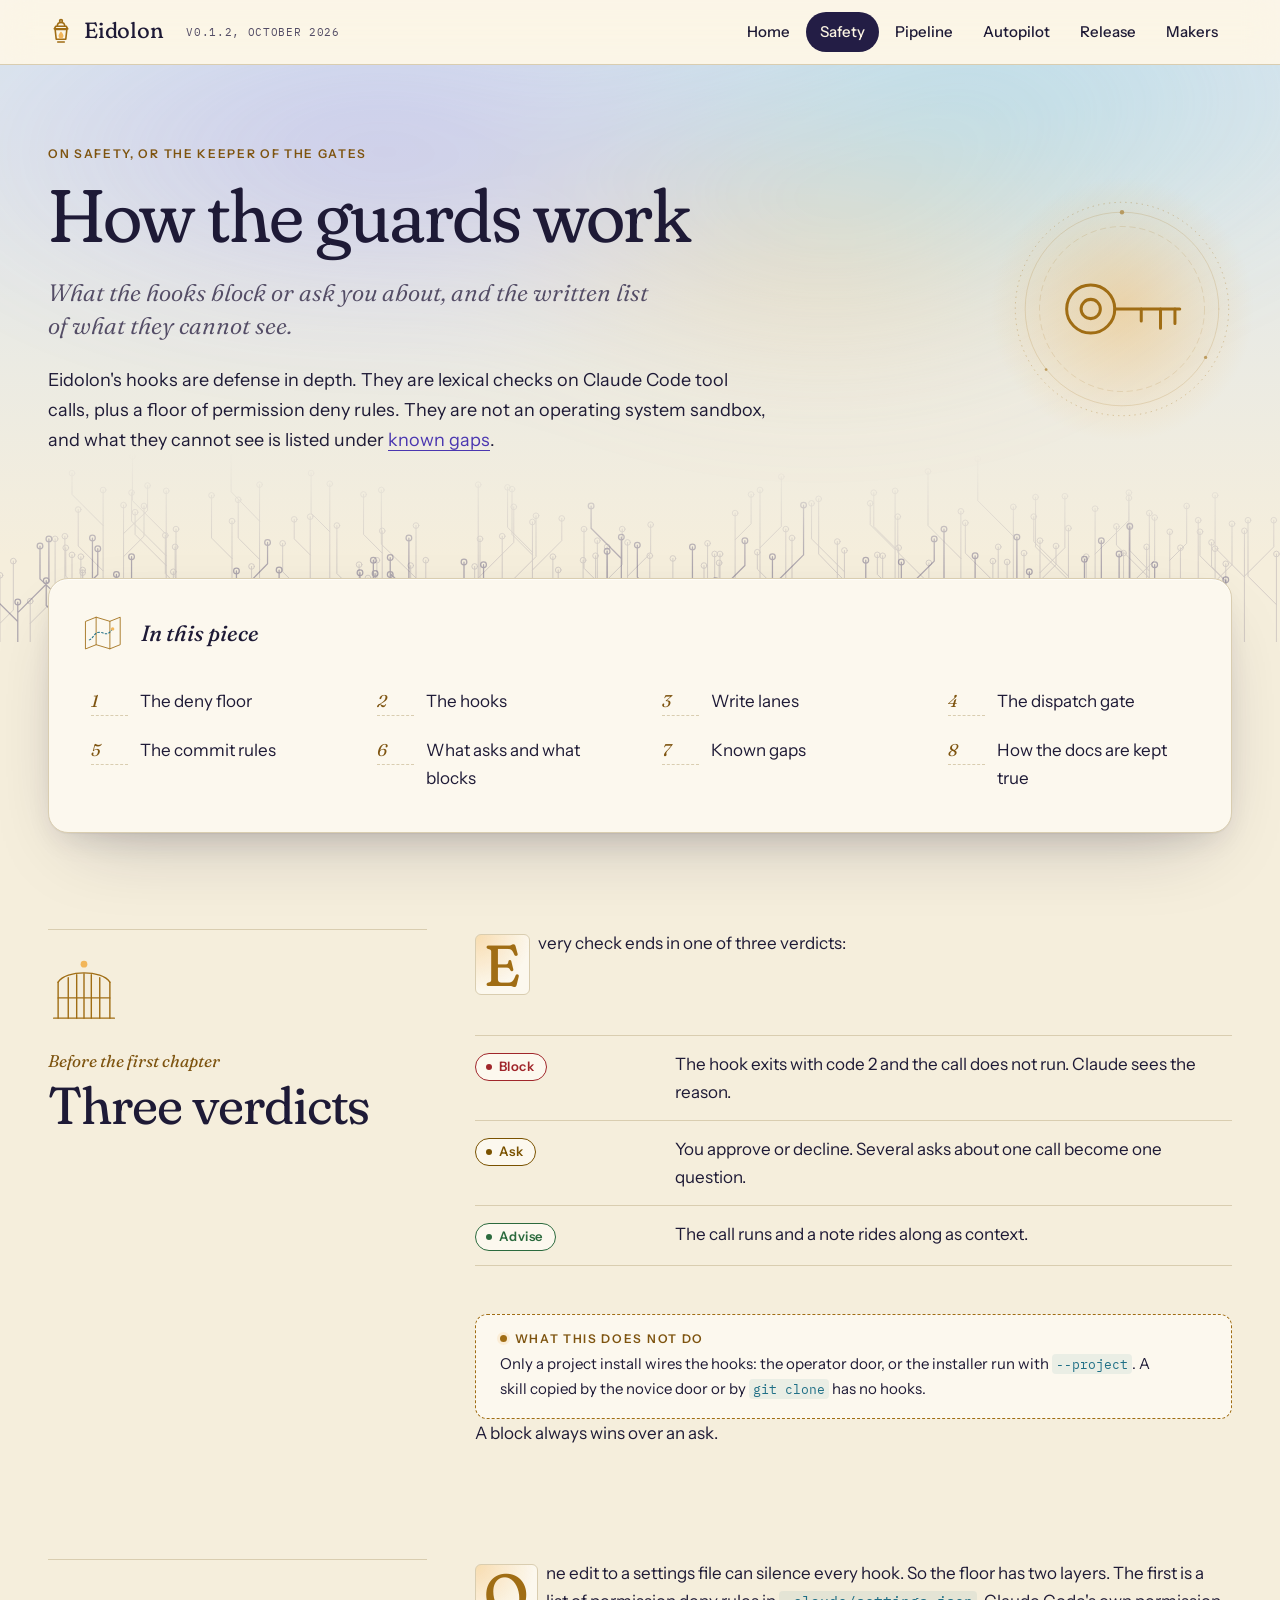
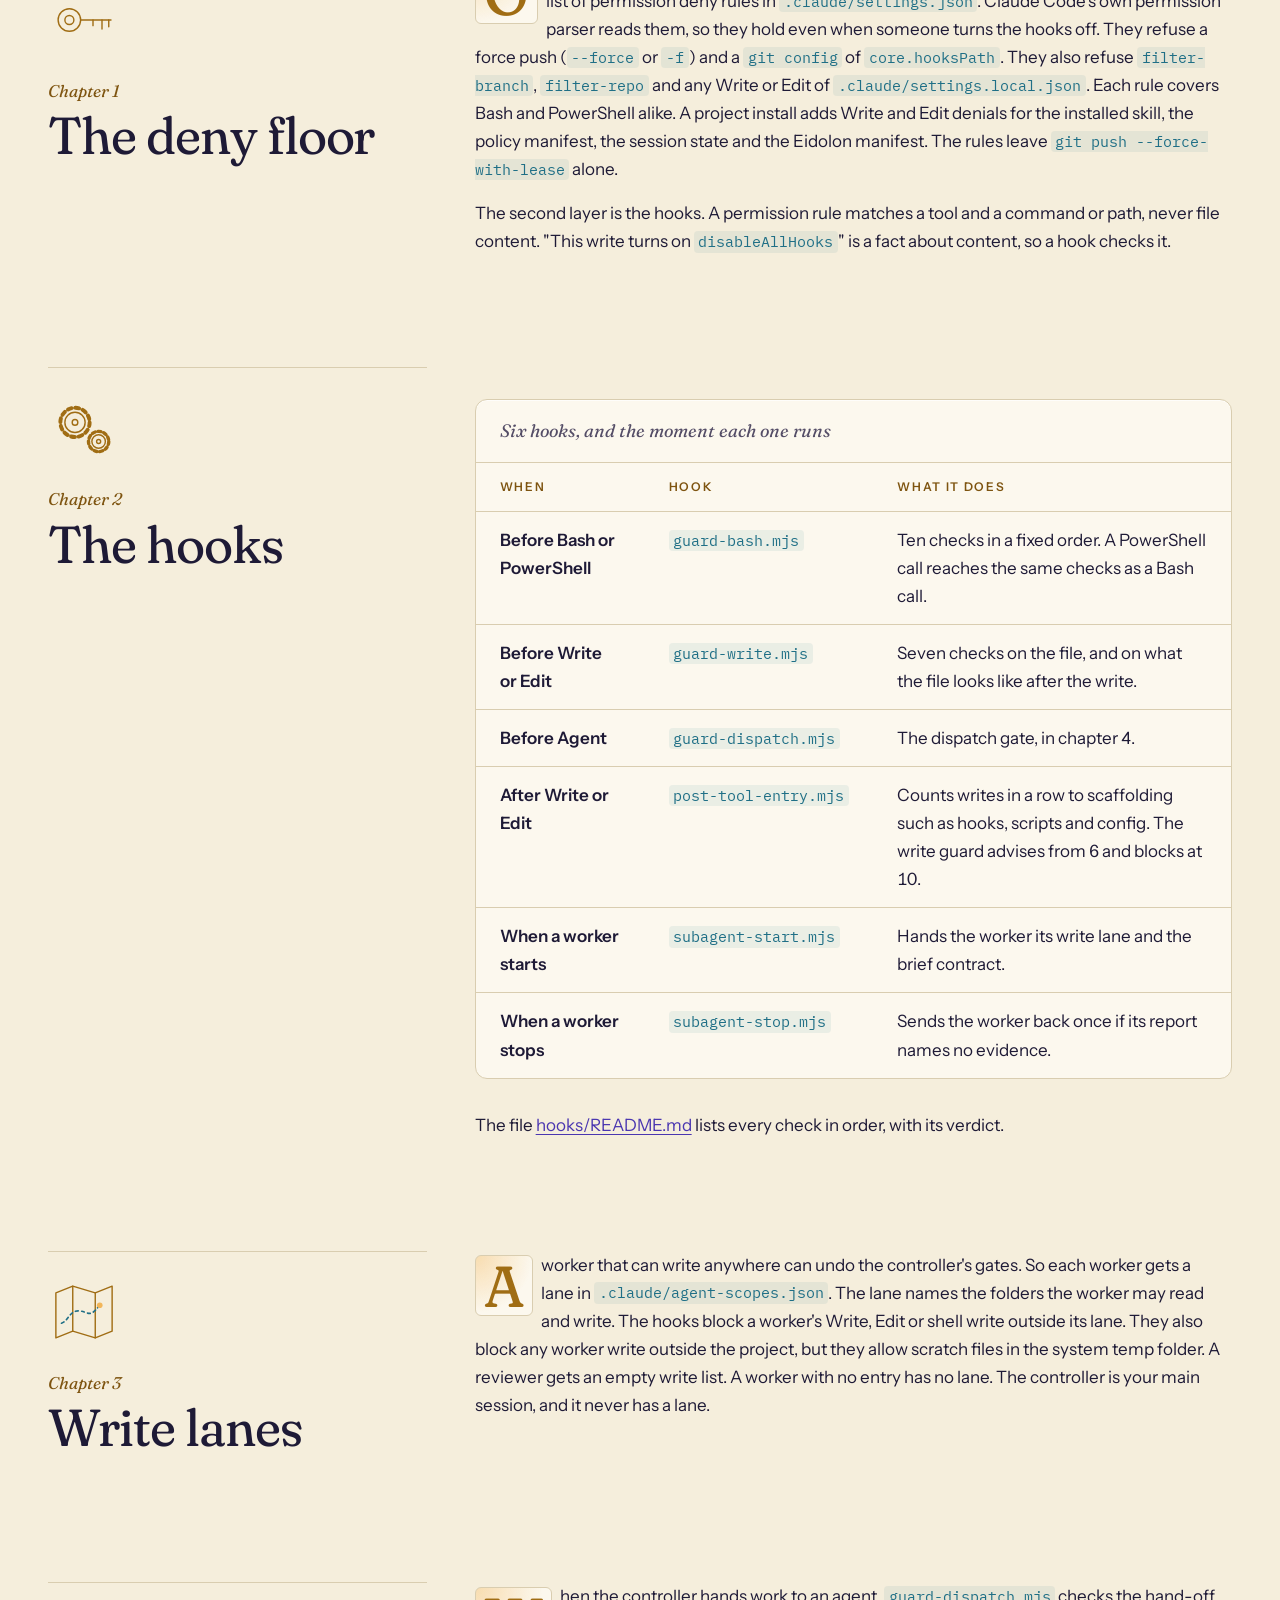
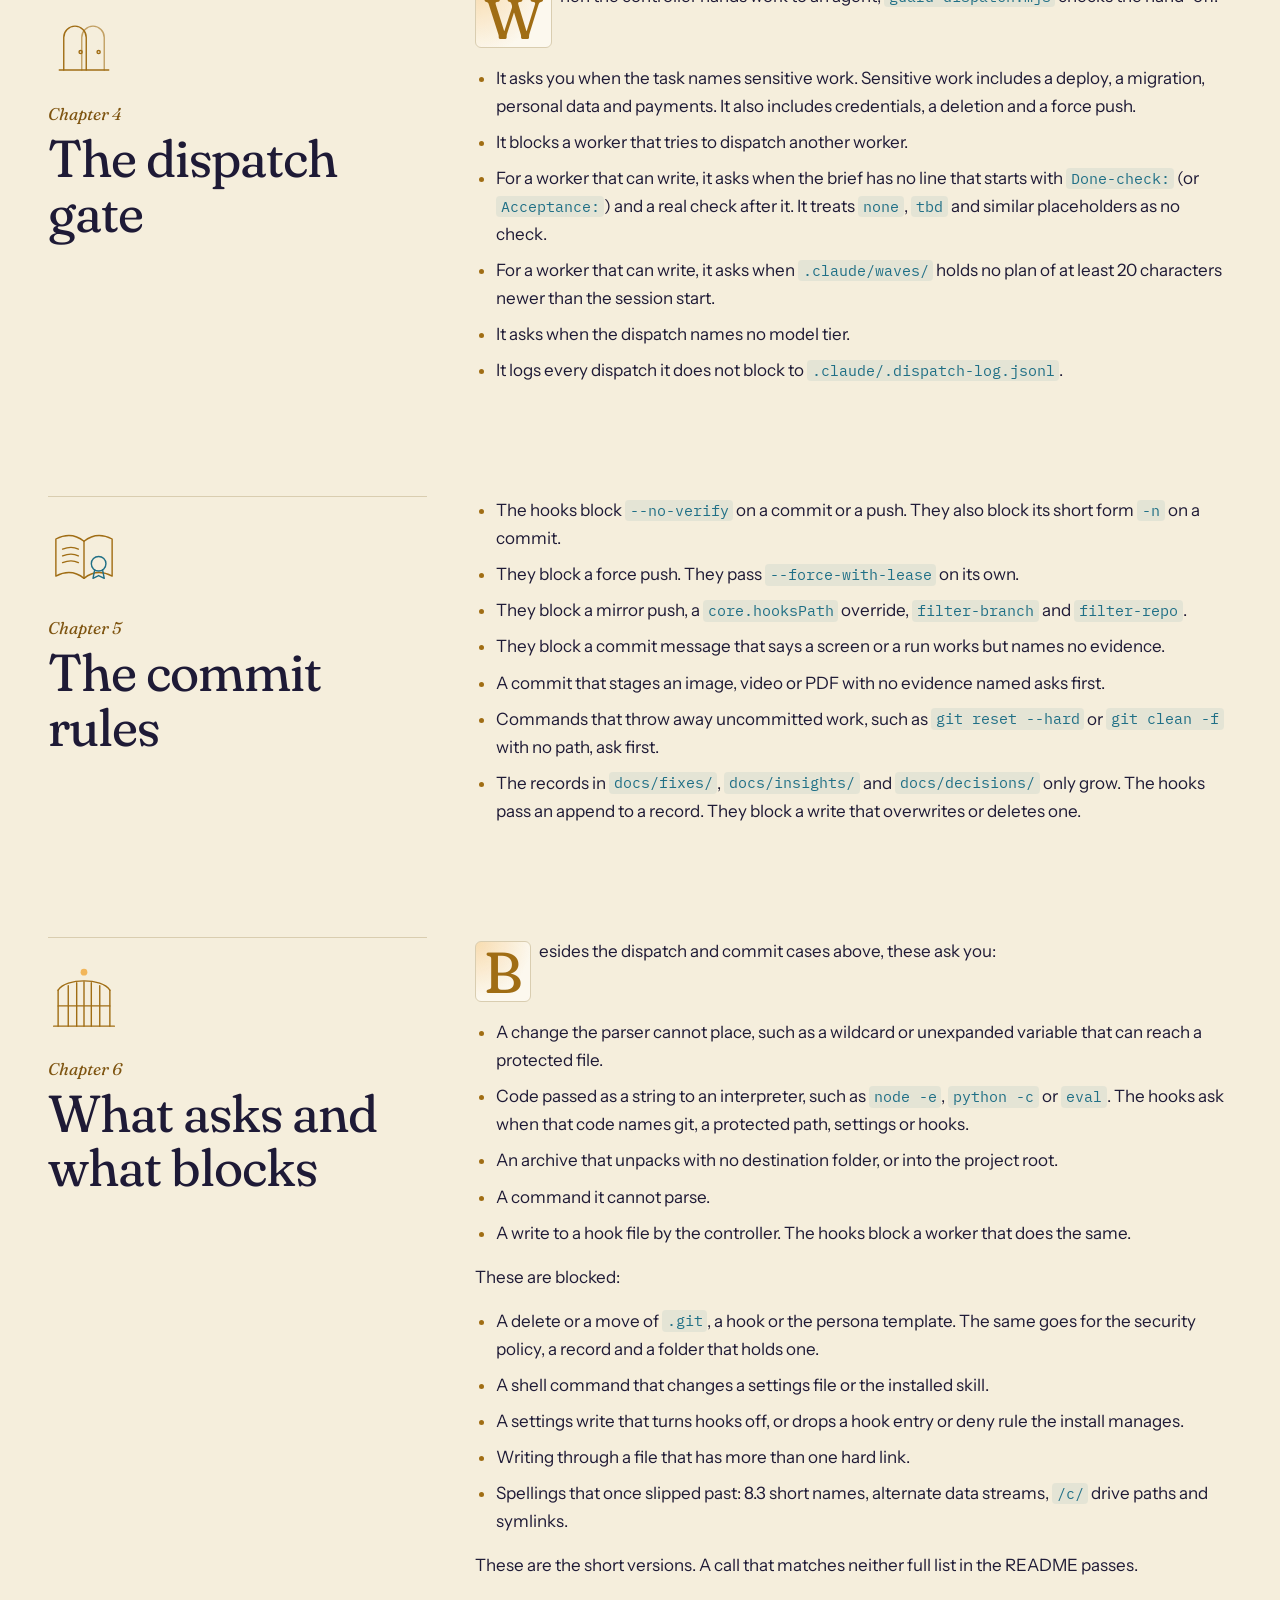
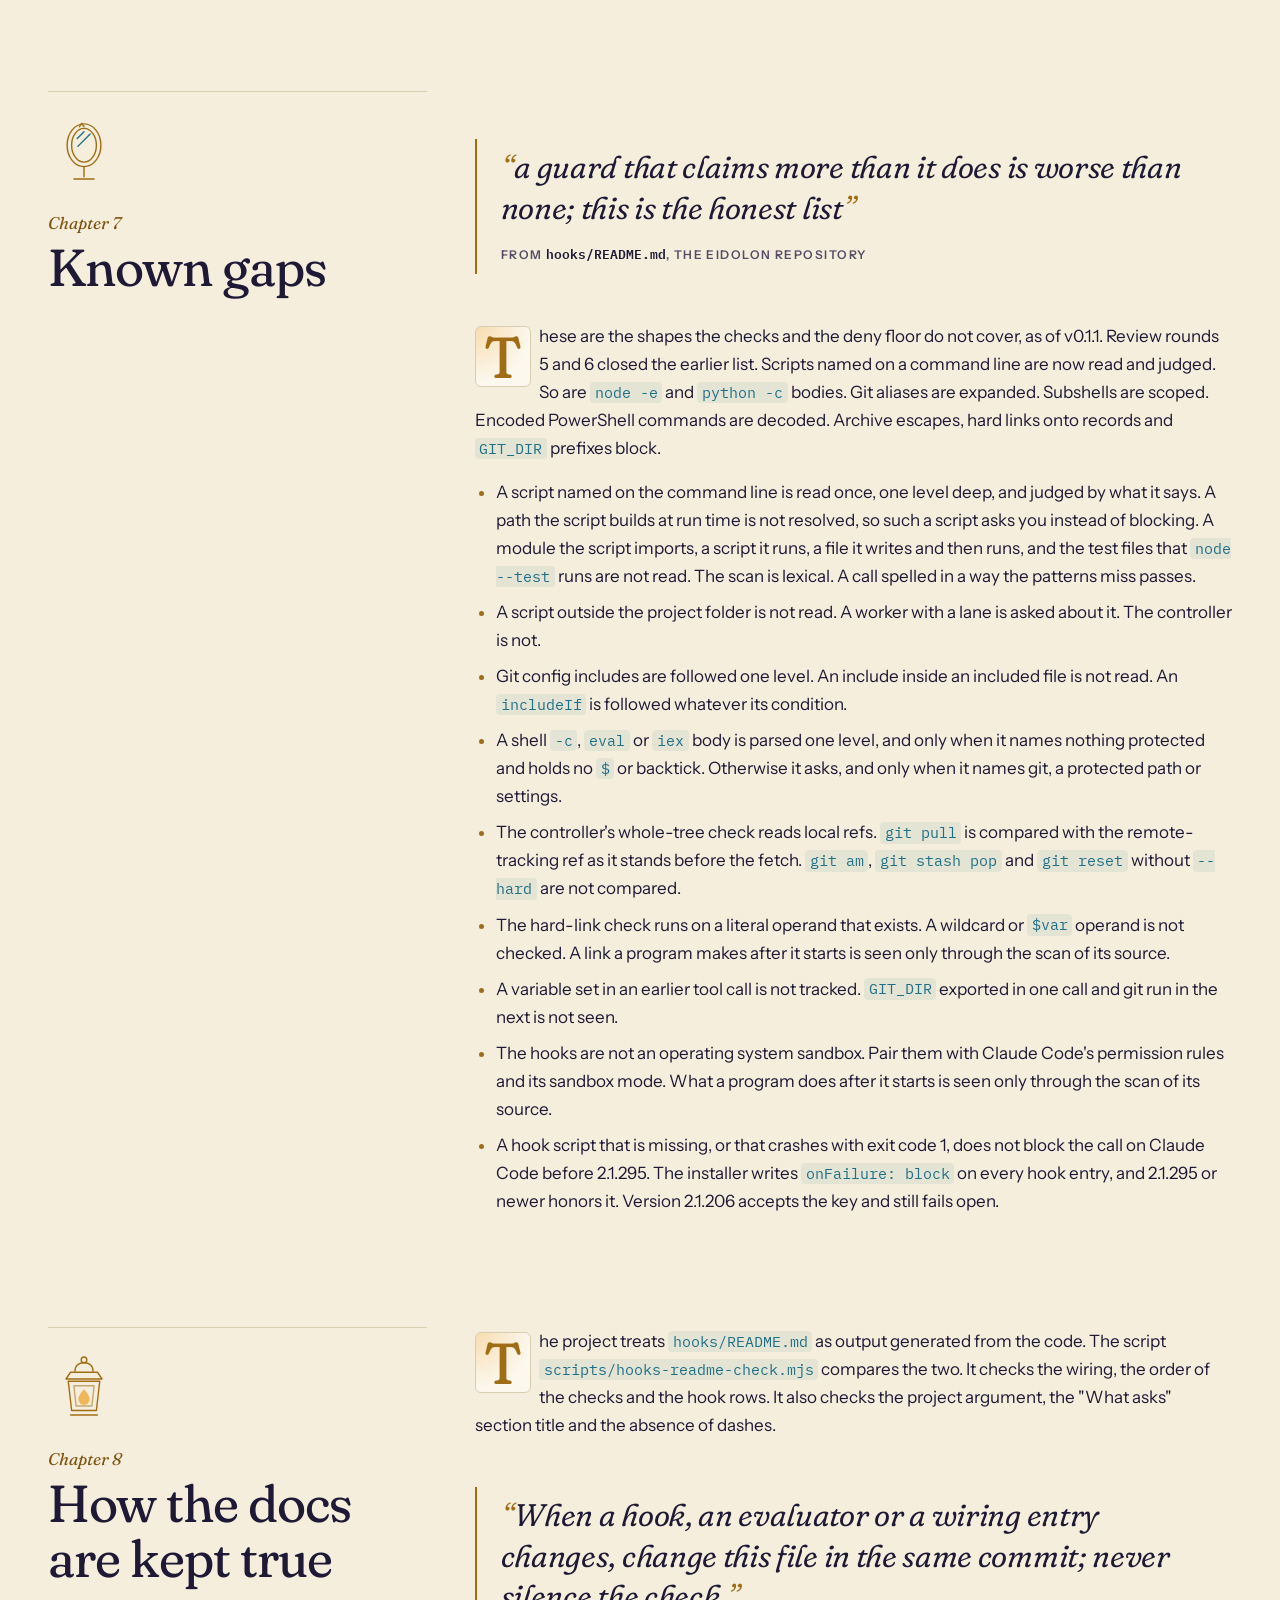
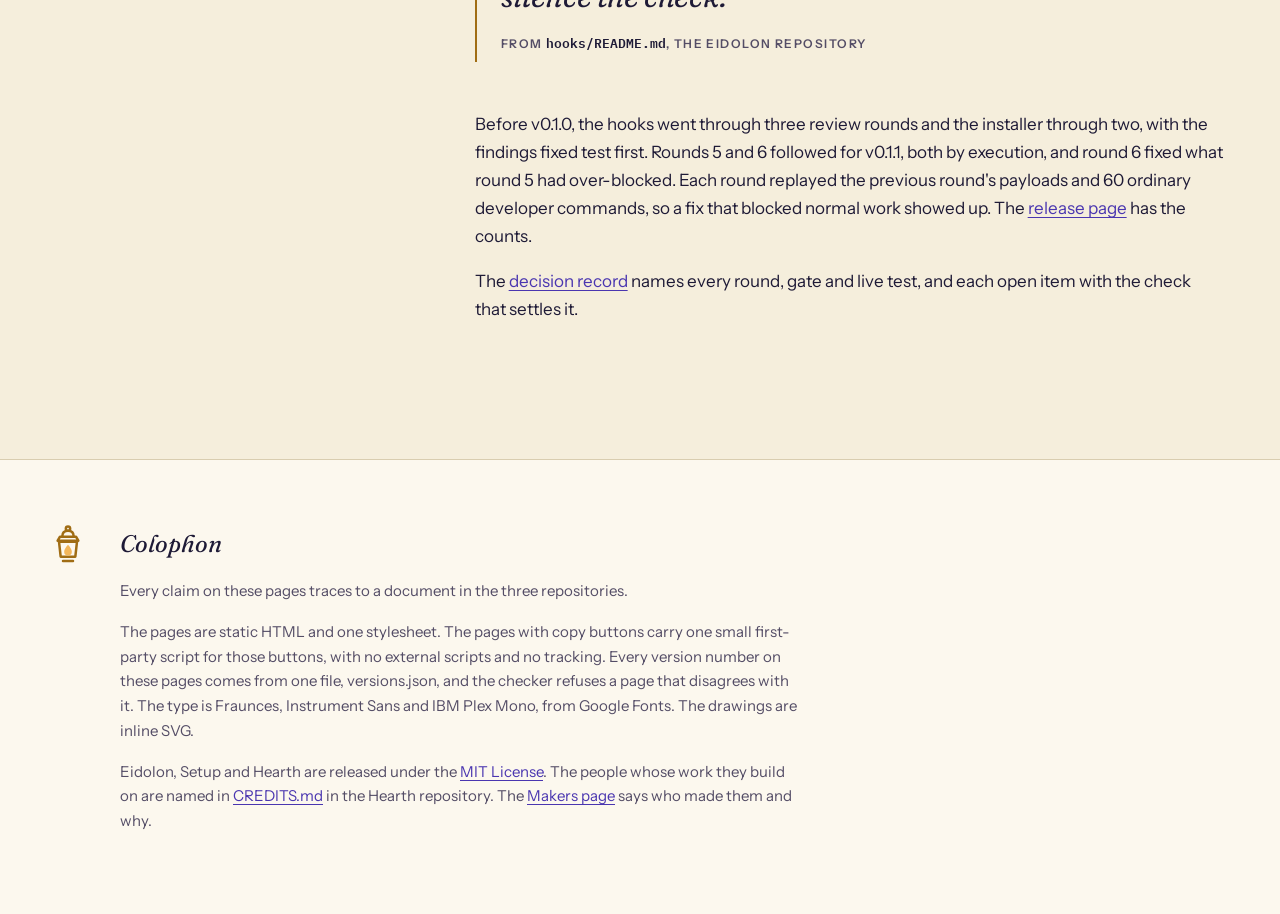
<file: safety.html>
<!doctype html>
<html lang="en">
<head>
  <meta charset="utf-8">
  <meta name="viewport" content="width=device-width, initial-scale=1">
  <title>Eidolon safety</title>
  <meta name="description" content="How Eidolon's hooks, deny rules, write lanes and dispatch gate work, and their known gaps.">
  <meta name="color-scheme" content="light dark">
  <link rel="icon" href="lantern.svg" type="image/svg+xml">
  <link rel="preconnect" href="https://fonts.gstatic.com" crossorigin>
  <link rel="stylesheet" href="https://fonts.googleapis.com/css2?family=Fraunces:ital,opsz,wght,SOFT,WONK@0,9..144,300..800,0..100,0..1;1,9..144,300..800,0..100,0..1&amp;family=Instrument+Sans:ital,wght@0,400..700;1,400..700&amp;family=IBM+Plex+Mono:wght@400;500&amp;display=swap">
  <link rel="stylesheet" href="style.css">
</head>
<body>
  <a class="skip" href="#main">Skip to content</a>
  <header class="masthead">
    <div class="mast-inner">
      <p class="brand"><a href="index.html"><svg class="mark" viewBox="0 0 24 24" aria-hidden="true" focusable="false"><g fill="none" stroke="currentColor" stroke-width="1.5" stroke-linecap="round" stroke-linejoin="round"><circle cx="12" cy="2.8" r="1.3"/><path d="M8.6 7.4c0-2.4 1.5-3.3 3.4-3.3s3.4.9 3.4 3.3"/><path d="M7.2 7.6h9.6l1.4 2.4H5.8z"/><path d="M6.6 10.6h10.8l-1 9H7.6z"/><path d="M9 22.2h6"/></g><path class="mark-flame" d="M12 12.4c1.6 1.8 2.3 3 2.3 4.2a2.3 2.3 0 0 1-4.6 0c0-1.2.7-2.4 2.3-4.2z"/></svg><span>Eidolon</span></a></p>
      <p class="dateline">v0.1.2, October 2026</p>
      <nav class="site-nav" aria-label="Site">
        <ul>
          <li><a href="index.html">Home</a></li>
          <li><a href="safety.html" aria-current="page">Safety</a></li>
          <li><a href="pipeline.html">Pipeline</a></li>
          <li><a href="autopilot.html">Autopilot</a></li>
          <li><a href="release.html">Release</a></li>
          <li><a href="about.html">Makers</a></li>
        </ul>
      </nav>
    </div>
  </header>
  <main id="main" tabindex="-1">
    <header class="page-hero">
      <div class="aurora" aria-hidden="true"><span></span></div>
      <svg class="strip" viewBox="0 0 1440 240" preserveAspectRatio="xMidYMax slice" aria-hidden="true" focusable="false">
      <g class="trees trees-back" fill="none" stroke="currentColor" stroke-width="1" stroke-linecap="round" stroke-linejoin="round"><path d="M0 240V165M0 219L15 204V149M34 240V194M34 219L73 180V121M62 240V188M62 214L93 183V159M62 200L81 181V142M62 208L91 180V144M93 240V162M93 185L74 166V134M93 211L62 180V124M116 240V69M116 109L81 74V50M116 160L88 132V91M139 240V86M139 144L162 121V87M139 118L166 92V64M163 240V181M163 208L198 173V113M187 240V70M187 119L149 81V31M187 154L152 119V94M187 143L148 104V72M225 240V184M225 203L186 163V120M225 222L195 192V161M225 196L197 167V133M261 240V104M261 146L238 123V75M292 240V63M292 104L260 71V23M292 147L268 123V80M317 240V186M317 221L283 187V155M349 240V99M349 192L318 161V129M349 142L331 124V102M371 240V62M371 116L350 95V50M404 240V153M404 188L379 163V109M404 202L424 182V148M430 240V115M430 140L409 119V74M430 208L414 192V168M468 240V109M468 168L429 130V69M500 240V198M500 229L479 208V148M500 217L534 183V155M500 220L462 182V154M538 240V63M538 168L578 128V88M565 240V121M565 203L540 178V124M565 182L603 144V98M599 240V105M599 142L576 119V68M599 159L632 126V101M599 139L571 111V66M624 240V197M624 214L656 182V148M646 240V185M646 208L628 190V159M646 211L672 185V126M646 203L622 179V144M683 240V133M683 183L657 157V113M683 170L700 153V113M706 240V128M706 166L732 140V108M706 208L670 172V143M731 240V143M731 196L757 170V146M760 240V177M760 209L796 174V129M792 240V154M792 204L810 186V141M792 218L809 201V151M827 240V95M827 125L845 107V74M827 201L804 178V141M855 240V69M855 134L879 110V54M888 240V177M888 194L852 158V139M922 240V189M922 206L884 168V113M922 205L891 174V123M922 205L942 185V127M950 240V137M950 171L921 141V79M950 161L913 124V84M974 240V197M974 214L993 195V143M974 223L1011 186V134M1007 240V70M1007 184L987 164V142M1007 134L983 110V72M1007 136L979 108V84M1045 240V151M1045 174L1010 139V99M1081 240V93M1081 146L1044 109V48M1117 240V149M1117 206L1152 171V140M1117 171L1086 140V106M1117 207L1133 191V150M1140 240V88M1140 200L1123 183V133M1140 121L1100 81V34M1170 240V126M1170 171L1188 153V132M1170 162L1198 134V76M1202 240V112M1202 170L1165 133V77M1202 166L1163 127V99M1202 192L1222 173V144M1232 240V90M1232 200L1264 169V140M1232 141L1270 103V72M1270 240V78M1270 177L1299 148V100M1293 240V95M1293 160L1271 137V109M1293 168L1256 131V110M1316 240V116M1316 148L1335 129V87M1316 208L1290 183V133M1348 240V103M1348 190L1367 171V135M1348 196L1328 176V134M1348 191L1386 153V107M1379 240V152M1379 171L1363 155V128M1379 172L1350 143V116M1400 240V115M1400 166L1433 133V103M1400 167L1367 134V75M1436 240V141M1436 198L1404 166V103"/><circle cx="0" cy="165" r="3.2"/><circle cx="15" cy="149" r="3.2"/><circle cx="34" cy="194" r="3.2"/><circle cx="73" cy="121" r="3.2"/><circle cx="62" cy="188" r="3.2"/><circle cx="93" cy="159" r="3.2"/><circle cx="81" cy="142" r="3.2"/><circle cx="91" cy="144" r="3.2"/><circle cx="93" cy="162" r="3.2"/><circle cx="74" cy="134" r="3.2"/><circle cx="62" cy="124" r="3.2"/><circle cx="116" cy="69" r="3.2"/><circle cx="81" cy="50" r="3.2"/><circle cx="88" cy="91" r="3.2"/><circle cx="139" cy="86" r="3.2"/><circle cx="162" cy="87" r="3.2"/><circle cx="166" cy="64" r="3.2"/><circle cx="163" cy="181" r="3.2"/><circle cx="198" cy="113" r="3.2"/><circle cx="187" cy="70" r="3.2"/><circle cx="149" cy="31" r="3.2"/><circle cx="152" cy="94" r="3.2"/><circle cx="148" cy="72" r="3.2"/><circle cx="225" cy="184" r="3.2"/><circle cx="186" cy="120" r="3.2"/><circle cx="195" cy="161" r="3.2"/><circle cx="197" cy="133" r="3.2"/><circle cx="261" cy="104" r="3.2"/><circle cx="238" cy="75" r="3.2"/><circle cx="292" cy="63" r="3.2"/><circle cx="260" cy="23" r="3.2"/><circle cx="268" cy="80" r="3.2"/><circle cx="317" cy="186" r="3.2"/><circle cx="283" cy="155" r="3.2"/><circle cx="349" cy="99" r="3.2"/><circle cx="318" cy="129" r="3.2"/><circle cx="331" cy="102" r="3.2"/><circle cx="371" cy="62" r="3.2"/><circle cx="350" cy="50" r="3.2"/><circle cx="404" cy="153" r="3.2"/><circle cx="379" cy="109" r="3.2"/><circle cx="424" cy="148" r="3.2"/><circle cx="430" cy="115" r="3.2"/><circle cx="409" cy="74" r="3.2"/><circle cx="414" cy="168" r="3.2"/><circle cx="468" cy="109" r="3.2"/><circle cx="429" cy="69" r="3.2"/><circle cx="500" cy="198" r="3.2"/><circle cx="479" cy="148" r="3.2"/><circle cx="534" cy="155" r="3.2"/><circle cx="462" cy="154" r="3.2"/><circle cx="538" cy="63" r="3.2"/><circle cx="578" cy="88" r="3.2"/><circle cx="565" cy="121" r="3.2"/><circle cx="540" cy="124" r="3.2"/><circle cx="603" cy="98" r="3.2"/><circle cx="599" cy="105" r="3.2"/><circle cx="576" cy="68" r="3.2"/><circle cx="632" cy="101" r="3.2"/><circle cx="571" cy="66" r="3.2"/><circle cx="624" cy="197" r="3.2"/><circle cx="656" cy="148" r="3.2"/><circle cx="646" cy="185" r="3.2"/><circle cx="628" cy="159" r="3.2"/><circle cx="672" cy="126" r="3.2"/><circle cx="622" cy="144" r="3.2"/><circle cx="683" cy="133" r="3.2"/><circle cx="657" cy="113" r="3.2"/><circle cx="700" cy="113" r="3.2"/><circle cx="706" cy="128" r="3.2"/><circle cx="732" cy="108" r="3.2"/><circle cx="670" cy="143" r="3.2"/><circle cx="731" cy="143" r="3.2"/><circle cx="757" cy="146" r="3.2"/><circle cx="760" cy="177" r="3.2"/><circle cx="796" cy="129" r="3.2"/><circle cx="792" cy="154" r="3.2"/><circle cx="810" cy="141" r="3.2"/><circle cx="809" cy="151" r="3.2"/><circle cx="827" cy="95" r="3.2"/><circle cx="845" cy="74" r="3.2"/><circle cx="804" cy="141" r="3.2"/><circle cx="855" cy="69" r="3.2"/><circle cx="879" cy="54" r="3.2"/><circle cx="888" cy="177" r="3.2"/><circle cx="852" cy="139" r="3.2"/><circle cx="922" cy="189" r="3.2"/><circle cx="884" cy="113" r="3.2"/><circle cx="891" cy="123" r="3.2"/><circle cx="942" cy="127" r="3.2"/><circle cx="950" cy="137" r="3.2"/><circle cx="921" cy="79" r="3.2"/><circle cx="913" cy="84" r="3.2"/><circle cx="974" cy="197" r="3.2"/><circle cx="993" cy="143" r="3.2"/><circle cx="1011" cy="134" r="3.2"/><circle cx="1007" cy="70" r="3.2"/><circle cx="987" cy="142" r="3.2"/><circle cx="983" cy="72" r="3.2"/><circle cx="979" cy="84" r="3.2"/><circle cx="1045" cy="151" r="3.2"/><circle cx="1010" cy="99" r="3.2"/><circle cx="1081" cy="93" r="3.2"/><circle cx="1044" cy="48" r="3.2"/><circle cx="1117" cy="149" r="3.2"/><circle cx="1152" cy="140" r="3.2"/><circle cx="1086" cy="106" r="3.2"/><circle cx="1133" cy="150" r="3.2"/><circle cx="1140" cy="88" r="3.2"/><circle cx="1123" cy="133" r="3.2"/><circle cx="1100" cy="34" r="3.2"/><circle cx="1170" cy="126" r="3.2"/><circle cx="1188" cy="132" r="3.2"/><circle cx="1198" cy="76" r="3.2"/><circle cx="1202" cy="112" r="3.2"/><circle cx="1165" cy="77" r="3.2"/><circle cx="1163" cy="99" r="3.2"/><circle cx="1222" cy="144" r="3.2"/><circle cx="1232" cy="90" r="3.2"/><circle cx="1264" cy="140" r="3.2"/><circle cx="1270" cy="72" r="3.2"/><circle cx="1270" cy="78" r="3.2"/><circle cx="1299" cy="100" r="3.2"/><circle cx="1293" cy="95" r="3.2"/><circle cx="1271" cy="109" r="3.2"/><circle cx="1256" cy="110" r="3.2"/><circle cx="1316" cy="116" r="3.2"/><circle cx="1335" cy="87" r="3.2"/><circle cx="1290" cy="133" r="3.2"/><circle cx="1348" cy="103" r="3.2"/><circle cx="1367" cy="135" r="3.2"/><circle cx="1328" cy="134" r="3.2"/><circle cx="1386" cy="107" r="3.2"/><circle cx="1379" cy="152" r="3.2"/><circle cx="1363" cy="128" r="3.2"/><circle cx="1350" cy="116" r="3.2"/><circle cx="1400" cy="115" r="3.2"/><circle cx="1433" cy="103" r="3.2"/><circle cx="1367" cy="75" r="3.2"/><circle cx="1436" cy="141" r="3.2"/><circle cx="1404" cy="103" r="3.2"/></g>
      <g class="trees trees-front" fill="none" stroke="currentColor" stroke-width="1.4" stroke-linecap="round" stroke-linejoin="round"><path d="M20 240V195M20 217L-4 193V151M20 207L55 172V124M74 240V181M74 220L52 199V171M74 197L45 169V132M74 199L110 164V135M131 240V164M131 196L104 169V123M182 240V199M182 211L148 177V144M266 240V160M266 188L301 152V128M331 240V206M331 226L314 210V159M405 240V162M405 214L420 199V148M405 201L422 184V163M460 240V123M460 207L439 186V164M460 184L439 163V145M522 240V150M522 209L544 187V153M611 240V213M611 226L628 209V190M699 240V122M699 146L665 112V87M699 197L683 181V138M749 240V181M749 209L779 179V133M749 200L717 167V131M805 240V171M805 222L788 205V172M805 187L838 154V126M869 240V144M869 177L904 142V86M950 240V217M950 230L974 205V148M950 234L929 213V185M1014 240V150M1014 186L1051 149V124M1097 240V143M1097 211L1062 176V113M1158 240V161M1158 188L1144 174V122M1220 240V147M1220 198L1239 179V126M1220 210L1259 172V141M1299 240V153M1299 199L1271 170V110M1359 240V196M1359 224L1379 203V170"/><circle cx="20" cy="195" r="3.2"/><circle cx="-4" cy="151" r="3.2"/><circle cx="55" cy="124" r="3.2"/><circle cx="74" cy="181" r="3.2"/><circle cx="52" cy="171" r="3.2"/><circle cx="45" cy="132" r="3.2"/><circle cx="110" cy="135" r="3.2"/><circle cx="131" cy="164" r="3.2"/><circle cx="104" cy="123" r="3.2"/><circle cx="182" cy="199" r="3.2"/><circle cx="148" cy="144" r="3.2"/><circle cx="266" cy="160" r="3.2"/><circle cx="301" cy="128" r="3.2"/><circle cx="331" cy="206" r="3.2"/><circle cx="314" cy="159" r="3.2"/><circle cx="405" cy="162" r="3.2"/><circle cx="420" cy="148" r="3.2"/><circle cx="422" cy="163" r="3.2"/><circle cx="460" cy="123" r="3.2"/><circle cx="439" cy="164" r="3.2"/><circle cx="439" cy="145" r="3.2"/><circle cx="522" cy="150" r="3.2"/><circle cx="544" cy="153" r="3.2"/><circle cx="611" cy="213" r="3.2"/><circle cx="628" cy="190" r="3.2"/><circle cx="699" cy="122" r="3.2"/><circle cx="665" cy="87" r="3.2"/><circle cx="683" cy="138" r="3.2"/><circle cx="749" cy="181" r="3.2"/><circle cx="779" cy="133" r="3.2"/><circle cx="717" cy="131" r="3.2"/><circle cx="805" cy="171" r="3.2"/><circle cx="788" cy="172" r="3.2"/><circle cx="838" cy="126" r="3.2"/><circle cx="869" cy="144" r="3.2"/><circle cx="904" cy="86" r="3.2"/><circle cx="950" cy="217" r="3.2"/><circle cx="974" cy="148" r="3.2"/><circle cx="929" cy="185" r="3.2"/><circle cx="1014" cy="150" r="3.2"/><circle cx="1051" cy="124" r="3.2"/><circle cx="1097" cy="143" r="3.2"/><circle cx="1062" cy="113" r="3.2"/><circle cx="1158" cy="161" r="3.2"/><circle cx="1144" cy="122" r="3.2"/><circle cx="1220" cy="147" r="3.2"/><circle cx="1239" cy="126" r="3.2"/><circle cx="1259" cy="141" r="3.2"/><circle cx="1299" cy="153" r="3.2"/><circle cx="1271" cy="110" r="3.2"/><circle cx="1359" cy="196" r="3.2"/><circle cx="1379" cy="170" r="3.2"/></g>
    </svg>
      <div class="wrap page-hero-grid">
        <div>
          <p class="kicker">On safety, or the keeper of the gates</p>
          <h1>How the guards work</h1>
          <p class="dek">What the hooks block or ask you about, and the written list of what they cannot see.</p>
          <p class="lead">Eidolon's hooks are defense in depth. They are lexical checks on Claude Code tool calls, plus a floor of permission deny rules. They are not an operating system sandbox, and what they cannot see is listed under <a href="#gaps">known gaps</a>.</p>
        </div>
        <div class="emblem"><svg class="orrery" viewBox="0 0 400 400" aria-hidden="true" focusable="false"><g fill="none" stroke="currentColor" stroke-linecap="round"><circle cx="200" cy="200" r="194" stroke-width="1" stroke-dasharray="1 9"/><circle cx="200" cy="200" r="176" stroke-width=".75" opacity=".7"/><circle cx="200" cy="200" r="150" stroke-width="1" stroke-dasharray="10 8" opacity=".45"/></g><g fill="currentColor"><circle cx="200" cy="24" r="4"/><circle cx="352" cy="288" r="3"/><circle cx="62" cy="310" r="2.5"/></g></svg><svg class="vignette" viewBox="0 0 64 64" aria-hidden="true" focusable="false"><g fill="none" stroke="currentColor" stroke-width="1.25" stroke-linecap="round" stroke-linejoin="round"><circle cx="19" cy="32" r="10"/><circle cx="19" cy="32" r="4"/><path d="M29 32h27"/><path d="M48 32v8M54 32v6M40 32v5"/></g></svg></div>
      </div>
    </header>

    <div class="wrap chapters">
      <nav class="toc reveal" aria-label="Chapters">
        <div class="toc-head"><svg class="vignette" viewBox="0 0 64 64" aria-hidden="true" focusable="false"><g fill="none" stroke="currentColor" stroke-width="1.25" stroke-linecap="round" stroke-linejoin="round"><path d="M7 15l15-6 20 6 15-6v40l-15 6-20-6-15 6z"/><path d="M22 9v40M42 15v40"/></g><path class="v-path" d="M12 42c6-2 7-11 15-11s10 7 18-4" fill="none" stroke-width="1.5" stroke-dasharray="2.5 3" stroke-linecap="round"/><circle class="v-glow" cx="46" cy="26" r="2.5"/></svg><h2>In this piece</h2></div>
        <ol>
          <li><a href="#floor"><span class="n">1</span>The deny floor</a></li>
          <li><a href="#hooks"><span class="n">2</span>The hooks</a></li>
          <li><a href="#lanes"><span class="n">3</span>Write lanes</a></li>
          <li><a href="#dispatch"><span class="n">4</span>The dispatch gate</a></li>
          <li><a href="#commits"><span class="n">5</span>The commit rules</a></li>
          <li><a href="#short"><span class="n">6</span>What asks and what blocks</a></li>
          <li><a href="#gaps"><span class="n">7</span>Known gaps</a></li>
          <li><a href="#true"><span class="n">8</span>How the docs are kept true</a></li>
        </ol>
      </nav>

      <section class="chapter split" id="verdicts" aria-labelledby="verdicts-h">
        <header class="chapter-head">
          <svg class="vignette" viewBox="0 0 64 64" aria-hidden="true" focusable="false"><g fill="none" stroke="currentColor" stroke-width="1.25" stroke-linecap="round" stroke-linejoin="round"><path d="M9 57V25"/><path d="M55 57V25"/><path d="M9 25c7-11 39-11 46 0"/><path d="M18 57V21M25.5 57V18.5M32 57V17.5M38.5 57V18.5M46 57V21"/><path d="M9 39h46"/><path d="M5 57h54"/></g><circle class="v-glow" cx="32" cy="9" r="3"/></svg>
          <div><span class="kicker">Before the first chapter</span><h2 id="verdicts-h">Three verdicts</h2></div>
        </header>
        <div class="chapter-body">
          <p class="initial">Every check ends in one of three verdicts:</p>
          <div class="with-note">
            <dl class="facts verdict-facts">
              <div><dt><span class="chip chip-block">Block</span></dt><dd>The hook exits with code 2 and the call does not run. Claude sees the reason.</dd></div>
              <div><dt><span class="chip chip-ask">Ask</span></dt><dd>You approve or decline. Several asks about one call become one question.</dd></div>
              <div><dt><span class="chip chip-allow">Advise</span></dt><dd>The call runs and a note rides along as context.</dd></div>
            </dl>
            <aside class="note" aria-label="Where the hooks are not wired">
              <span class="label">What this does not do</span>
              <p>Only a project install wires the hooks: the operator door, or the installer run with <code>--project</code>. A skill copied by the novice door or by <code>git clone</code> has no hooks.</p>
            </aside>
          </div>
          <p>A block always wins over an ask.</p>
        </div>
      </section>

      <section class="chapter split" id="floor" aria-labelledby="floor-h">
        <header class="chapter-head">
          <svg class="vignette" viewBox="0 0 64 64" aria-hidden="true" focusable="false"><g fill="none" stroke="currentColor" stroke-width="1.25" stroke-linecap="round" stroke-linejoin="round"><circle cx="19" cy="32" r="10"/><circle cx="19" cy="32" r="4"/><path d="M29 32h27"/><path d="M48 32v8M54 32v6M40 32v5"/></g></svg>
          <div><span class="kicker">Chapter <span class="num">1</span></span><h2 id="floor-h">The deny floor</h2></div>
        </header>
        <div class="chapter-body">
          <p class="initial">One edit to a settings file can silence every hook. So the floor has two layers. The first is a list of permission deny rules in <code>.claude/settings.json</code>. Claude Code's own permission parser reads them, so they hold even when someone turns the hooks off. They refuse a force push (<code>--force</code> or <code>-f</code>) and a <code>git config</code> of <code>core.hooksPath</code>. They also refuse <code>filter-branch</code>, <code>filter-repo</code> and any Write or Edit of <code>.claude/settings.local.json</code>. Each rule covers Bash and PowerShell alike. A project install adds Write and Edit denials for the installed skill, the policy manifest, the session state and the Eidolon manifest. The rules leave <code>git push --force-with-lease</code> alone.</p>
          <p>The second layer is the hooks. A permission rule matches a tool and a command or path, never file content. "This write turns on <code>disableAllHooks</code>" is a fact about content, so a hook checks it.</p>
        </div>
      </section>

      <section class="chapter split" id="hooks" aria-labelledby="hooks-h">
        <header class="chapter-head">
          <svg class="vignette" viewBox="0 0 64 64" aria-hidden="true" focusable="false"><g fill="none" stroke="currentColor" stroke-width="1.25" stroke-linecap="round" stroke-linejoin="round"><circle cx="24" cy="27" r="9"/><circle cx="24" cy="27" r="13" stroke-dasharray="3.4 3.4" stroke-width="3.5"/><circle cx="24" cy="27" r="2.5"/><circle cx="45" cy="44" r="6"/><circle cx="45" cy="44" r="9" stroke-dasharray="2.6 2.6" stroke-width="3"/><circle cx="45" cy="44" r="1.8"/></g></svg>
          <div><span class="kicker">Chapter <span class="num">2</span></span><h2 id="hooks-h">The hooks</h2></div>
        </header>
        <div class="chapter-body">
          <div class="table stack">
            <table role="table">
              <caption>Six hooks, and the moment each one runs</caption>
              <thead role="rowgroup">
                <tr role="row"><th scope="col" role="columnheader">When</th><th scope="col" role="columnheader">Hook</th><th scope="col" role="columnheader">What it does</th></tr>
              </thead>
              <tbody role="rowgroup">
                <tr role="row"><th scope="row" role="rowheader">Before Bash or PowerShell</th><td role="cell" data-label="Hook"><code>guard-bash.mjs</code></td><td role="cell" data-label="What it does">Ten checks in a fixed order. A PowerShell call reaches the same checks as a Bash call.</td></tr>
                <tr role="row"><th scope="row" role="rowheader">Before Write or Edit</th><td role="cell" data-label="Hook"><code>guard-write.mjs</code></td><td role="cell" data-label="What it does">Seven checks on the file, and on what the file looks like after the write.</td></tr>
                <tr role="row"><th scope="row" role="rowheader">Before Agent</th><td role="cell" data-label="Hook"><code>guard-dispatch.mjs</code></td><td role="cell" data-label="What it does">The dispatch gate, in chapter 4.</td></tr>
                <tr role="row"><th scope="row" role="rowheader">After Write or Edit</th><td role="cell" data-label="Hook"><code>post-tool-entry.mjs</code></td><td role="cell" data-label="What it does">Counts writes in a row to scaffolding such as hooks, scripts and config. The write guard advises from 6 and blocks at 10.</td></tr>
                <tr role="row"><th scope="row" role="rowheader">When a worker starts</th><td role="cell" data-label="Hook"><code>subagent-start.mjs</code></td><td role="cell" data-label="What it does">Hands the worker its write lane and the brief contract.</td></tr>
                <tr role="row"><th scope="row" role="rowheader">When a worker stops</th><td role="cell" data-label="Hook"><code>subagent-stop.mjs</code></td><td role="cell" data-label="What it does">Sends the worker back once if its report names no evidence.</td></tr>
              </tbody>
            </table>
          </div>
          <p>The file <a href="https://github.com/eidolonofficial/eidolon/blob/v0.1.3/hooks/README.md">hooks/README.md</a> lists every check in order, with its verdict.</p>
        </div>
      </section>

      <section class="chapter split" id="lanes" aria-labelledby="lanes-h">
        <header class="chapter-head">
          <svg class="vignette" viewBox="0 0 64 64" aria-hidden="true" focusable="false"><g fill="none" stroke="currentColor" stroke-width="1.25" stroke-linecap="round" stroke-linejoin="round"><path d="M7 15l15-6 20 6 15-6v40l-15 6-20-6-15 6z"/><path d="M22 9v40M42 15v40"/></g><path class="v-path" d="M12 42c6-2 7-11 15-11s10 7 18-4" fill="none" stroke-width="1.5" stroke-dasharray="2.5 3" stroke-linecap="round"/><circle class="v-glow" cx="46" cy="26" r="2.5"/></svg>
          <div><span class="kicker">Chapter <span class="num">3</span></span><h2 id="lanes-h">Write lanes</h2></div>
        </header>
        <div class="chapter-body">
          <p class="initial">A worker that can write anywhere can undo the controller's gates. So each worker gets a lane in <code>.claude/agent-scopes.json</code>. The lane names the folders the worker may read and write. The hooks block a worker's Write, Edit or shell write outside its lane. They also block any worker write outside the project, but they allow scratch files in the system temp folder. A reviewer gets an empty write list. A worker with no entry has no lane. The controller is your main session, and it never has a lane.</p>
        </div>
      </section>

      <section class="chapter split" id="dispatch" aria-labelledby="dispatch-h">
        <header class="chapter-head">
          <svg class="vignette" viewBox="0 0 64 64" aria-hidden="true" focusable="false"><g fill="none" stroke="currentColor" stroke-width="1.25" stroke-linecap="round" stroke-linejoin="round"><path d="M10 56h44"/><path d="M14 56V27a10 10 0 0 1 20 0v29"/><path d="M30 56V27a10 10 0 0 1 20 0v29" opacity=".6"/><circle cx="29" cy="40" r="1.4"/><circle cx="45" cy="40" r="1.4"/></g></svg>
          <div><span class="kicker">Chapter <span class="num">4</span></span><h2 id="dispatch-h">The dispatch gate</h2></div>
        </header>
        <div class="chapter-body">
          <p class="initial">When the controller hands work to an agent, <code>guard-dispatch.mjs</code> checks the hand-off.</p>
          <ul>
            <li>It asks you when the task names sensitive work. Sensitive work includes a deploy, a migration, personal data and payments. It also includes credentials, a deletion and a force push.</li>
            <li>It blocks a worker that tries to dispatch another worker.</li>
            <li>For a worker that can write, it asks when the brief has no line that starts with <code>Done-check:</code> (or <code>Acceptance:</code>) and a real check after it. It treats <code>none</code>, <code>tbd</code> and similar placeholders as no check.</li>
            <li>For a worker that can write, it asks when <code>.claude/waves/</code> holds no plan of at least 20 characters newer than the session start.</li>
            <li>It asks when the dispatch names no model tier.</li>
            <li>It logs every dispatch it does not block to <code>.claude/.dispatch-log.jsonl</code>.</li>
          </ul>
        </div>
      </section>

      <section class="chapter split" id="commits" aria-labelledby="commits-h">
        <header class="chapter-head">
          <svg class="vignette" viewBox="0 0 64 64" aria-hidden="true" focusable="false"><g fill="none" stroke="currentColor" stroke-width="1.25" stroke-linecap="round" stroke-linejoin="round"><path d="M7 16c8.5-4.5 17-4.5 25 2 8-6.5 16.5-6.5 25-2v33c-8.5-4.5-17-4.5-25 2-8-6.5-16.5-6.5-25-2z"/><path d="M32 18v33"/><path d="M13 25c5-2 10-2 14 0M13 31c5-2 10-2 14 0M13 37c5-2 10-2 14 0"/></g><g class="v-seal" fill="none" stroke-width="1.25" stroke-linecap="round" stroke-linejoin="round"><circle cx="45" cy="38" r="6.5"/><path d="M41.5 43.5L40 51l5-2.5 5 2.5-1.5-7.5"/></g></svg>
          <div><span class="kicker">Chapter <span class="num">5</span></span><h2 id="commits-h">The commit rules</h2></div>
        </header>
        <div class="chapter-body">
          <ul>
            <li>The hooks block <code>--no-verify</code> on a commit or a push. They also block its short form <code>-n</code> on a commit.</li>
            <li>They block a force push. They pass <code>--force-with-lease</code> on its own.</li>
            <li>They block a mirror push, a <code>core.hooksPath</code> override, <code>filter-branch</code> and <code>filter-repo</code>.</li>
            <li>They block a commit message that says a screen or a run works but names no evidence.</li>
            <li>A commit that stages an image, video or PDF with no evidence named asks first.</li>
            <li>Commands that throw away uncommitted work, such as <code>git reset --hard</code> or <code>git clean -f</code> with no path, ask first.</li>
            <li>The records in <code>docs/fixes/</code>, <code>docs/insights/</code> and <code>docs/decisions/</code> only grow. The hooks pass an append to a record. They block a write that overwrites or deletes one.</li>
          </ul>
        </div>
      </section>

      <section class="chapter split" id="short" aria-labelledby="short-h">
        <header class="chapter-head">
          <svg class="vignette" viewBox="0 0 64 64" aria-hidden="true" focusable="false"><g fill="none" stroke="currentColor" stroke-width="1.25" stroke-linecap="round" stroke-linejoin="round"><path d="M9 57V25"/><path d="M55 57V25"/><path d="M9 25c7-11 39-11 46 0"/><path d="M18 57V21M25.5 57V18.5M32 57V17.5M38.5 57V18.5M46 57V21"/><path d="M9 39h46"/><path d="M5 57h54"/></g><circle class="v-glow" cx="32" cy="9" r="3"/></svg>
          <div><span class="kicker">Chapter <span class="num">6</span></span><h2 id="short-h">What asks and what blocks</h2></div>
        </header>
        <div class="chapter-body">
          <p class="initial">Besides the dispatch and commit cases above, these ask you:</p>
          <ul>
            <li>A change the parser cannot place, such as a wildcard or unexpanded variable that can reach a protected file.</li>
            <li>Code passed as a string to an interpreter, such as <code>node -e</code>, <code>python -c</code> or <code>eval</code>. The hooks ask when that code names git, a protected path, settings or hooks.</li>
            <li>An archive that unpacks with no destination folder, or into the project root.</li>
            <li>A command it cannot parse.</li>
            <li>A write to a hook file by the controller. The hooks block a worker that does the same.</li>
          </ul>
          <p>These are blocked:</p>
          <ul>
            <li>A delete or a move of <code>.git</code>, a hook or the persona template. The same goes for the security policy, a record and a folder that holds one.</li>
            <li>A shell command that changes a settings file or the installed skill.</li>
            <li>A settings write that turns hooks off, or drops a hook entry or deny rule the install manages.</li>
            <li>Writing through a file that has more than one hard link.</li>
            <li>Spellings that once slipped past: 8.3 short names, alternate data streams, <code>/c/</code> drive paths and symlinks.</li>
          </ul>
          <p>These are the short versions. A call that matches neither full list in the README passes.</p>
        </div>
      </section>

      <section class="chapter split" id="gaps" aria-labelledby="gaps-h">
        <header class="chapter-head">
          <svg class="vignette" viewBox="0 0 64 64" aria-hidden="true" focusable="false"><g fill="none" stroke="currentColor" stroke-width="1.25" stroke-linecap="round" stroke-linejoin="round"><ellipse cx="32" cy="26" rx="15" ry="19"/><ellipse cx="32" cy="26" rx="11" ry="15"/><path d="M32 45v9"/><path d="M23 56h18"/><path d="M28 9.5l2-3 2 3"/></g><path class="v-glint" d="M26 20l6-6M26.5 27l11-11" fill="none" stroke-width="1.25" stroke-linecap="round"/></svg>
          <div><span class="kicker">Chapter <span class="num">7</span></span><h2 id="gaps-h">Known gaps</h2></div>
        </header>
        <div class="chapter-body">
          <figure class="pullquote">
            <blockquote><p>a guard that claims more than it does is worse than none; this is the honest list</p></blockquote>
            <figcaption>From <cite>hooks/README.md</cite>, the eidolon repository</figcaption>
          </figure>
          <p class="initial">These are the shapes the checks and the deny floor do not cover, as of v0.1.1. Review rounds 5 and 6 closed the earlier list. Scripts named on a command line are now read and judged. So are <code>node -e</code> and <code>python -c</code> bodies. Git aliases are expanded. Subshells are scoped. Encoded PowerShell commands are decoded. Archive escapes, hard links onto records and <code>GIT_DIR</code> prefixes block.</p>
          <ul>
            <li>A script named on the command line is read once, one level deep, and judged by what it says. A path the script builds at run time is not resolved, so such a script asks you instead of blocking. A module the script imports, a script it runs, a file it writes and then runs, and the test files that <code>node --test</code> runs are not read. The scan is lexical. A call spelled in a way the patterns miss passes.</li>
            <li>A script outside the project folder is not read. A worker with a lane is asked about it. The controller is not.</li>
            <li>Git config includes are followed one level. An include inside an included file is not read. An <code>includeIf</code> is followed whatever its condition.</li>
            <li>A shell <code>-c</code>, <code>eval</code> or <code>iex</code> body is parsed one level, and only when it names nothing protected and holds no <code>$</code> or backtick. Otherwise it asks, and only when it names git, a protected path or settings.</li>
            <li>The controller's whole-tree check reads local refs. <code>git pull</code> is compared with the remote-tracking ref as it stands before the fetch. <code>git am</code>, <code>git stash pop</code> and <code>git reset</code> without <code>--hard</code> are not compared.</li>
            <li>The hard-link check runs on a literal operand that exists. A wildcard or <code>$var</code> operand is not checked. A link a program makes after it starts is seen only through the scan of its source.</li>
            <li>A variable set in an earlier tool call is not tracked. <code>GIT_DIR</code> exported in one call and git run in the next is not seen.</li>
            <li>The hooks are not an operating system sandbox. Pair them with Claude Code's permission rules and its sandbox mode. What a program does after it starts is seen only through the scan of its source.</li>
            <li>A hook script that is missing, or that crashes with exit code 1, does not block the call on Claude Code before 2.1.295. The installer writes <code>onFailure: block</code> on every hook entry, and 2.1.295 or newer honors it. Version 2.1.206 accepts the key and still fails open.</li>
          </ul>
        </div>
      </section>

      <section class="chapter split" id="true" aria-labelledby="true-h">
        <header class="chapter-head">
          <svg class="vignette" viewBox="0 0 64 64" aria-hidden="true" focusable="false"><g fill="none" stroke="currentColor" stroke-width="1.25" stroke-linecap="round" stroke-linejoin="round"><circle cx="32" cy="7" r="2.5"/><path d="M24 17c0-5 3.5-7.5 8-7.5s8 2.5 8 7.5"/><path d="M20 18h24l4 6H16z"/><path d="M18 26h28l-3 26H21z"/><path d="M23 30h18l-2 18H25z" opacity=".55"/><path d="M20 56h24"/></g><path class="v-flame" d="M32 33c3.5 4 5 6.5 5 9a5 5 0 0 1-10 0c0-2.5 1.5-5 5-9z"/></svg>
          <div><span class="kicker">Chapter <span class="num">8</span></span><h2 id="true-h">How the docs are kept true</h2></div>
        </header>
        <div class="chapter-body">
          <p class="initial">The project treats <code>hooks/README.md</code> as output generated from the code. The script <code>scripts/hooks-readme-check.mjs</code> compares the two. It checks the wiring, the order of the checks and the hook rows. It also checks the project argument, the "What asks" section title and the absence of dashes.</p>
          <figure class="pullquote">
            <blockquote><p>When a hook, an evaluator or a wiring entry changes, change this file in the same commit; never silence the check.</p></blockquote>
            <figcaption>From <cite>hooks/README.md</cite>, the eidolon repository</figcaption>
          </figure>
          <p>Before v0.1.0, the hooks went through three review rounds and the installer through two, with the findings fixed test first. Rounds 5 and 6 followed for v0.1.1, both by execution, and round 6 fixed what round 5 had over-blocked. Each round replayed the previous round's payloads and 60 ordinary developer commands, so a fix that blocked normal work showed up. The <a href="release.html">release page</a> has the counts.</p>
          <p>The <a href="https://github.com/eidolonofficial/eidolon/blob/v0.1.3/docs/decisions/2026-10-13-archive-branches-and-v010-re-cut.md">decision record</a> names every round, gate and live test, and each open item with the check that settles it.</p>
        </div>
      </section>
    </div>
  </main>
  <footer class="colophon">
    <div class="colophon-inner">
      <svg class="mark" viewBox="0 0 24 24" aria-hidden="true" focusable="false"><g fill="none" stroke="currentColor" stroke-width="1.5" stroke-linecap="round" stroke-linejoin="round"><circle cx="12" cy="2.8" r="1.3"/><path d="M8.6 7.4c0-2.4 1.5-3.3 3.4-3.3s3.4.9 3.4 3.3"/><path d="M7.2 7.6h9.6l1.4 2.4H5.8z"/><path d="M6.6 10.6h10.8l-1 9H7.6z"/><path d="M9 22.2h6"/></g><path class="mark-flame" d="M12 12.4c1.6 1.8 2.3 3 2.3 4.2a2.3 2.3 0 0 1-4.6 0c0-1.2.7-2.4 2.3-4.2z"/></svg>
      <div>
        <h2>Colophon</h2>
        <p>Every claim on these pages traces to a document in the three repositories.</p>
        <p>The pages are static HTML and one stylesheet. The pages with copy buttons carry one small first-party script for those buttons, with no external scripts and no tracking. Every version number on these pages comes from one file, versions.json, and the checker refuses a page that disagrees with it. The type is Fraunces, Instrument Sans and IBM Plex Mono, from Google Fonts. The drawings are inline SVG.</p>
        <p>Eidolon, Setup and Hearth are released under the <a href="https://github.com/eidolonofficial/Hearth/blob/v0.1.2/LICENSE">MIT License</a>. The people whose work they build on are named in <a href="https://github.com/eidolonofficial/Hearth/blob/v0.1.2/CREDITS.md">CREDITS.md</a> in the Hearth repository. The <a href="about.html">Makers page</a> says who made them and why.</p>
      </div>
    </div>
  </footer>
</body>
</html>
</file>
<file: style.css>
/* Eidolon site. The system is in DESIGN.md: day is parchment and sky, night is forest indigo.
   The first :root block holds the day tokens and the dark media query holds the night tokens;
   check.mjs measures the contrast of both. */

:root {
  --bg: #F5EEDC;
  --surface: #FCF8EE;
  --sky: #DCE6EE;
  --text: #1E1A36;
  --muted: #544D66;
  --link: #4A36B0;
  --label: #7E5410;
  --gold: #A06D14;
  --mirror: #1F6F86;
  --glow: #F2B65A;
  --line: #D9CDB0;
  --focus: #5B3FD0;
  --btn: #231D45;
  --onbtn: #FBF4E2;
  --codebg: #211B3E;
  --codetext: #F3ECDA;
  --block: #A0262B;
  --ask: #7A5200;
  --allow: #2B6A3D;
  --glass: rgb(252 248 238 / 0.72);
  --glow-soft: rgb(242 182 90 / 0.42);
  --glow-faint: rgb(242 182 90 / 0.16);
  --aurora-a: rgb(124 104 230 / 0.30);
  --aurora-b: rgb(86 190 214 / 0.32);
  --aurora-c: rgb(242 182 90 / 0.30);
  --scene-ink: #4E4670;
  --code-tint: rgb(31 111 134 / 0.08);
  --shine: rgb(255 255 255 / 0.55);
  --shadow-2: 0 1px 1px rgb(30 26 54 / 0.04), 0 12px 32px -12px rgb(30 26 54 / 0.16);
  --shadow-3: 0 1px 1px rgb(30 26 54 / 0.04), 0 12px 32px -12px rgb(30 26 54 / 0.16), 0 30px 80px -30px rgb(30 26 54 / 0.28);
  --highlight: inset 0 1px 0 rgb(255 255 255 / 0.7);
}

@media (prefers-color-scheme: dark) {
  :root {
    --bg: #0C1024;
    --surface: #141A35;
    --sky: #070A1A;
    --text: #ECE8F7;
    --muted: #ABA9C9;
    --link: #A7E1EE;
    --label: #E9C47E;
    --gold: #F1C46A;
    --mirror: #8FD8E8;
    --glow: #F5B95C;
    --line: #2A3157;
    --focus: #8FE3F0;
    --btn: #F1C46A;
    --onbtn: #17122B;
    --codebg: #070A18;
    --codetext: #DDE6F5;
    --block: #FF9C92;
    --ask: #F2CD72;
    --allow: #92DDA8;
    --glass: rgb(12 16 36 / 0.66);
    --glow-soft: rgb(245 185 92 / 0.40);
    --glow-faint: rgb(245 185 92 / 0.14);
    --aurora-a: rgb(124 104 255 / 0.34);
    --aurora-b: rgb(60 200 220 / 0.26);
    --aurora-c: rgb(245 185 92 / 0.16);
    --scene-ink: #8E95C8;
    --code-tint: rgb(143 216 232 / 0.08);
    --shine: rgb(255 255 255 / 0.4);
    --shadow-2: 0 1px 1px rgb(0 0 0 / 0.3), 0 12px 32px -12px rgb(0 0 0 / 0.5);
    --shadow-3: 0 1px 1px rgb(0 0 0 / 0.3), 0 12px 32px -12px rgb(0 0 0 / 0.5), 0 30px 80px -30px rgb(245 185 92 / 0.18);
    --highlight: inset 0 1px 0 rgb(255 255 255 / 0.06);
  }
}

:root {
  color-scheme: light dark;
  --display: Fraunces, "Iowan Old Style", Georgia, serif;
  --sans: "Instrument Sans", "Segoe UI", system-ui, sans-serif;
  --mono: "IBM Plex Mono", ui-monospace, Consolas, monospace;
  --s-2xs: 4px; --s-xs: 8px; --s-sm: 16px; --s-md: 24px; --s-lg: 32px;
  --s-xl: 48px; --s-2xl: 64px; --s-3xl: 96px; --s-4xl: 128px;
  --r-sm: 6px; --r-md: 12px; --r-lg: 20px; --r-pill: 999px;
  --gutter: clamp(16px, 4vw, 48px);
  --wrap: 1200px;
  --measure: 68ch;
  --ease-out: cubic-bezier(.2, .7, .2, 1);
  --ease-io: cubic-bezier(.65, 0, .35, 1);
  --t-quick: 160ms; --t-base: 280ms; --t-shine: 700ms;
  --mast-h: 64px;
}

/* Base */
*, *::before, *::after { box-sizing: border-box; }
html { -webkit-text-size-adjust: 100%; text-size-adjust: 100%; scroll-padding-top: calc(var(--mast-h) + 24px); }
@media (prefers-reduced-motion: no-preference) { html { scroll-behavior: smooth; } }
body {
  margin: 0;
  overflow-x: clip;
  background: var(--bg);
  color: var(--text);
  font-family: var(--sans);
  font-size: clamp(1rem, 0.96rem + 0.2vw, 1.0625rem);
  line-height: 1.65;
  font-kerning: normal;
  text-rendering: optimizeLegibility;
  -webkit-font-smoothing: antialiased;
}
img, svg { display: block; max-width: 100%; }
p, ul, ol, dl { margin: 0 0 var(--s-sm); }
p, li, dd { max-width: var(--measure); }
ul, ol { padding-left: 1.25em; }
li { margin-bottom: var(--s-xs); }
li::marker { color: var(--gold); }
strong, b { font-weight: 600; }
a { color: var(--link); text-decoration-thickness: 1px; text-underline-offset: 0.2em; transition: color var(--t-quick), text-decoration-color var(--t-quick); }
a:hover { text-decoration-thickness: 2px; }
:focus-visible { outline: 2px solid var(--focus); outline-offset: 3px; border-radius: 4px; }
main:focus { outline: none; }
code, pre, kbd { font-family: var(--mono); }
code { font-size: 0.88em; color: var(--mirror); background: var(--code-tint); padding: 0.08em 0.32em; border-radius: 4px; overflow-wrap: anywhere; }
.note code { white-space: nowrap; }
a code { color: inherit; }
h1, h2, h3, h4 { font-family: var(--display); font-weight: 400; color: var(--text); margin: 0; text-wrap: balance; font-optical-sizing: auto; }
h3 { font-size: clamp(1.375rem, 1.2rem + 0.8vw, 1.75rem); line-height: 1.2; letter-spacing: -0.01em; font-weight: 450; margin: var(--s-xl) 0 var(--s-sm); }
em { font-style: italic; }
.visually-hidden { position: absolute; width: 1px; height: 1px; overflow: hidden; clip: rect(0 0 0 0); clip-path: inset(50%); white-space: nowrap; }
.wrap { width: min(100% - 2 * var(--gutter), var(--wrap)); margin-inline: auto; }

.skip { position: absolute; left: var(--gutter); top: -100px; z-index: 100; padding: 10px 16px; background: var(--btn); color: var(--onbtn); border-radius: var(--r-pill); font-weight: 600; text-decoration: none; }
.skip:focus { top: 12px; }

.label, .kicker, .dateline { font-family: var(--sans); font-size: 0.75rem; font-weight: 600; letter-spacing: 0.14em; text-transform: uppercase; line-height: 1.3; color: var(--label); }

/* Masthead: sticky glass */
.masthead { position: sticky; top: 0; z-index: 50; background: var(--surface); border-bottom: 1px solid var(--line); }
@supports ((backdrop-filter: blur(1px)) or (-webkit-backdrop-filter: blur(1px))) {
  .masthead { background: var(--glass); -webkit-backdrop-filter: blur(16px) saturate(140%); backdrop-filter: blur(16px) saturate(140%); }
}
.mast-inner { width: min(100% - 2 * var(--gutter), var(--wrap)); margin-inline: auto; min-height: var(--mast-h); display: flex; align-items: center; gap: var(--s-md); }
.brand { margin: 0; }
.brand a { display: inline-flex; align-items: center; gap: 10px; color: var(--text); text-decoration: none; font-family: var(--display); font-size: 1.375rem; letter-spacing: -0.01em; font-variation-settings: "SOFT" 100; }
.mark { width: 26px; height: 26px; color: var(--gold); flex: none; }
.mark-flame { fill: var(--glow); }
.dateline { margin: 0; color: var(--muted); font-family: var(--mono); font-weight: 400; letter-spacing: 0.06em; font-size: 0.6875rem; }
.site-nav { margin-left: auto; }
.site-nav ul { display: flex; gap: 2px; list-style: none; margin: 0; padding: 0; }
.site-nav li { margin: 0; }
.site-nav a { display: block; padding: 8px 14px; border-radius: var(--r-pill); color: var(--text); text-decoration: none; font-size: 0.9375rem; font-weight: 500; transition: background-color var(--t-quick), color var(--t-quick); }
.site-nav a:hover { background: var(--glow-faint); }
.site-nav a[aria-current="page"] { background: var(--btn); color: var(--onbtn); }
@media (max-width: 860px) {
  .mast-inner { flex-wrap: wrap; row-gap: 0; padding-top: 8px; }
  .dateline { margin-left: auto; }
  .site-nav { margin: 0 -10px; width: calc(100% + 20px); }
  .site-nav ul { justify-content: space-between; }
  .site-nav a { padding: 8px 10px; font-size: 0.875rem; }
}
@media (max-width: 420px) { .site-nav ul { justify-content: space-between; } .site-nav a { padding: 6px 5px; font-size: 0.78rem; } .hero-copy .kicker { letter-spacing: 0.08em; font-size: 0.6875rem; } }
@media (max-width: 340px) { .dateline { display: none; } }

/* Buttons with the mirror shine */
.actions { display: flex; flex-wrap: wrap; gap: 12px; margin: var(--s-lg) 0 0; }
.btn { position: relative; overflow: hidden; isolation: isolate; display: inline-flex; align-items: center; gap: 10px; min-height: 48px; padding: 0 22px; border-radius: var(--r-pill); font-family: var(--sans); font-weight: 600; font-size: 1rem; text-decoration: none; border: 1px solid transparent; transition: transform var(--t-base) var(--ease-out), box-shadow var(--t-base) var(--ease-out), background-color var(--t-quick); }
.btn .icon { width: 20px; height: 20px; }
.btn::after { content: ""; position: absolute; inset: -2px; z-index: -1; background: linear-gradient(105deg, transparent 30%, var(--shine) 48%, transparent 66%); transform: translateX(-110%); transition: transform var(--t-shine) var(--ease-io); pointer-events: none; }
.btn:hover::after, .btn:focus-visible::after { transform: translateX(110%); }
.btn:hover { transform: translateY(-1px); }
.btn-primary { background: var(--btn); color: var(--onbtn); box-shadow: var(--shadow-2); }
.btn-quiet { background: transparent; color: var(--text); border-color: var(--line); }
.btn-quiet:hover { background: var(--glow-faint); }

/* Hero, index */
.hero { position: relative; isolation: isolate; overflow: clip; padding: 0 0 var(--s-2xl); background: linear-gradient(180deg, var(--sky) 0%, var(--bg) 60%); }
.hero-stage { position: relative; display: grid; align-content: center; min-height: calc(100svh - var(--mast-h)); padding: clamp(40px, 7vh, 96px) 0 clamp(104px, 13vh, 140px); }
.aurora { position: absolute; z-index: -2; inset: -30% -20% auto; height: 110%; filter: blur(64px); pointer-events: none; }
.aurora::before, .aurora::after, .aurora span { content: ""; position: absolute; border-radius: 50%; }
.aurora::before { left: 8%; top: 10%; width: 55%; height: 55%; background: radial-gradient(closest-side, var(--aurora-a), transparent); }
.aurora::after { right: 6%; top: 0; width: 50%; height: 60%; background: radial-gradient(closest-side, var(--aurora-b), transparent); }
.aurora span { left: 40%; top: 30%; width: 40%; height: 45%; background: radial-gradient(closest-side, var(--aurora-c), transparent); }
.scene { position: absolute; z-index: -1; inset: 0; width: 100%; height: 100%; color: var(--scene-ink); pointer-events: none; -webkit-mask-image: linear-gradient(to bottom, transparent 0, #000 30%); mask-image: linear-gradient(to bottom, transparent 0, #000 30%); }
.scene .stars { color: var(--gold); opacity: 0.55; }
.scene .moon { fill: var(--gold); opacity: 0.9; }
.scene .hills { fill: var(--scene-ink); opacity: 0.07; }
.trees-back { opacity: 0.22; }
.trees-front { opacity: 0.42; }
.scene .trail { fill: none; stroke: var(--gold); stroke-width: 2; stroke-dasharray: 3 9; stroke-linecap: round; opacity: 0.85; }
.scene .gate { color: var(--gold); }
.gate-glow ellipse { fill: var(--glow-soft); filter: blur(18px); }
@media (prefers-color-scheme: light) { .scene .stars { opacity: 0.3; } }

.hero-grid { display: grid; grid-template-columns: minmax(0, 7fr) minmax(0, 5fr); gap: var(--s-xl); align-items: center; }
.hero-copy .kicker { margin-bottom: var(--s-md); display: inline-flex; align-items: center; gap: 10px; padding: 6px 14px 6px 8px; border: 1px solid var(--line); border-radius: var(--r-pill); background: var(--glass); }
.hero-copy .kicker .pip { width: 8px; height: 8px; border-radius: 50%; background: var(--gold); box-shadow: 0 0 0 4px var(--glow-faint); }
.hero h1 { font-size: clamp(2.5rem, 1.2rem + 4.4vw, 5.5rem); line-height: 1; letter-spacing: -0.028em; font-weight: 380; font-variation-settings: "SOFT" 100, "WONK" 1; max-width: 15ch; }
.hero .tale { font-family: var(--display); font-style: italic; font-weight: 360; font-size: clamp(1.375rem, 1.1rem + 1.2vw, 2.25rem); line-height: 1.2; color: var(--muted); margin: 0 0 var(--s-sm); font-variation-settings: "SOFT" 100, "WONK" 1; }
.hero .tale em { color: var(--gold); }
.hero h1 em { color: var(--gold); font-weight: 340; }
.hero .dek { font-family: var(--display); font-style: italic; font-weight: 350; font-size: clamp(1.125rem, 1rem + 0.6vw, 1.5rem); line-height: 1.4; color: var(--muted); margin: var(--s-md) 0 var(--s-md); max-width: 34ch; }
.pitch p { max-width: 58ch; margin-bottom: var(--s-xs); }
.pitch { margin-top: var(--s-md); }
.pitch p.first { font-size: clamp(1.125rem, 1.05rem + 0.4vw, 1.3125rem); font-weight: 500; line-height: 1.5; color: var(--text); }

.hero-lantern { position: relative; display: grid; place-items: center; aspect-ratio: 1; width: min(100%, 520px); justify-self: center; }
.halo { position: absolute; border-radius: 50%; pointer-events: none; }
.halo-outer { inset: -6%; background: radial-gradient(closest-side, var(--glow-soft), var(--glow-faint) 55%, transparent 100%); }
.halo-inner { inset: 26% 30% 22%; background: radial-gradient(closest-side, var(--glow-soft), transparent 100%); filter: blur(6px); }
.orrery { position: absolute; inset: 0; width: 100%; height: 100%; color: var(--gold); opacity: 0.7; }
.lantern { position: relative; width: 50%; height: auto; color: var(--gold); overflow: visible; filter: drop-shadow(0 0 24px var(--glow-faint)); }
.lantern .jewel { stroke: var(--mirror); }
.pane-core { stop-color: var(--glow); stop-opacity: 0.55; }
.pane-edge { stop-color: var(--glow); stop-opacity: 0.04; }
.flame-base { stop-color: var(--glow); }
.flame-tip { stop-color: var(--gold); }
.flame-inner { fill: #FFF3CF; }
.flame { transform-box: fill-box; transform-origin: 50% 100%; }

/* Install panel: three doors as segments. Works without script; the copy buttons need it. */
.install { margin-top: var(--s-2xl); padding: var(--s-md); border: 1px solid var(--line); border-radius: var(--r-lg); background: var(--surface); box-shadow: var(--shadow-3), var(--highlight); }
.install-head { display: flex; flex-wrap: wrap; align-items: baseline; justify-content: space-between; gap: var(--s-xs) var(--s-md); margin-bottom: var(--s-sm); }
.install-head h2 { font-size: clamp(1.375rem, 1.2rem + 0.8vw, 1.75rem); font-weight: 450; letter-spacing: -0.01em; }
.seg-input { position: absolute; opacity: 0; width: 1px; height: 1px; margin: 0; pointer-events: none; }
.seg-bar { display: inline-flex; flex-wrap: wrap; gap: 4px; padding: 4px; border-radius: var(--r-pill); background: var(--bg); border: 1px solid var(--line); margin-bottom: var(--s-sm); }
.seg-bar label { cursor: pointer; padding: 8px 16px; border-radius: var(--r-pill); font-weight: 600; font-size: 0.9375rem; color: var(--muted); transition: background-color var(--t-quick), color var(--t-quick); }
.seg-bar label:hover { color: var(--text); }
#seg-npm:checked ~ .seg-bar label[for="seg-npm"],
#seg-win:checked ~ .seg-bar label[for="seg-win"],
#seg-mac:checked ~ .seg-bar label[for="seg-mac"],
#seg-op:checked ~ .seg-bar label[for="seg-op"] { background: var(--btn); color: var(--onbtn); }
#seg-npm:focus-visible ~ .seg-bar label[for="seg-npm"],
#seg-win:focus-visible ~ .seg-bar label[for="seg-win"],
#seg-mac:focus-visible ~ .seg-bar label[for="seg-mac"],
#seg-op:focus-visible ~ .seg-bar label[for="seg-op"] { outline: 2px solid var(--focus); outline-offset: 2px; }
.seg-panel { display: none; }
#seg-npm:checked ~ .seg-panels .panel-npm,
#seg-win:checked ~ .seg-panels .panel-win,
#seg-mac:checked ~ .seg-panels .panel-mac,
#seg-op:checked ~ .seg-panels .panel-op { display: block; }
.cmd-title { margin: 0 0 var(--s-xs); color: var(--muted); font-size: 0.9375rem; }
.cmd-title strong { color: var(--text); }
.cmd { position: relative; }
.cmd pre { margin: 0; padding-top: 52px; }
.cmd::before { content: ""; position: absolute; top: 20px; left: 20px; width: 8px; height: 8px; border-radius: 50%; background: var(--gold); box-shadow: 14px 0 0 rgb(255 255 255 / 0.25), 28px 0 0 rgb(255 255 255 / 0.25); }
.copy { display: none; position: absolute; top: 10px; right: 10px; align-items: center; gap: 6px; min-height: 32px; padding: 0 12px; border-radius: var(--r-pill); border: 1px solid rgb(255 255 255 / 0.22); background: rgb(255 255 255 / 0.08); color: var(--codetext); font: 600 0.8125rem/1 var(--sans); cursor: pointer; transition: background-color var(--t-quick); }
.copy:hover { background: rgb(255 255 255 / 0.16); }
.copy:focus-visible { outline-color: var(--codetext); }
.can-copy .copy { display: inline-flex; }
.cmd-cap { margin: var(--s-xs) 0 0; color: var(--muted); font-size: 0.875rem; max-width: none; }
.install-note { margin: var(--s-sm) 0 0; padding-top: var(--s-sm); border-top: 1px solid var(--line); font-size: 0.9375rem; color: var(--muted); max-width: none; }

/* Proof strip */
.proof { list-style: none; padding: 6px; margin: var(--s-lg) 0 0; display: flex; flex-wrap: wrap; gap: 6px; border: 1px solid var(--line); border-radius: var(--r-lg); background: var(--glass); font-variant-numeric: tabular-nums lining-nums; }
@supports ((backdrop-filter: blur(1px)) or (-webkit-backdrop-filter: blur(1px))) { .proof { -webkit-backdrop-filter: blur(16px) saturate(140%); backdrop-filter: blur(16px) saturate(140%); } }
.proof li { margin: 0; flex: 1 1 200px; display: flex; align-items: center; gap: 10px; padding: 10px 14px; font-size: 0.9375rem; line-height: 1.35; max-width: none; }
.proof li + li { border-left: 1px solid var(--line); }
.proof .icon { width: 20px; height: 20px; flex: none; color: var(--mirror); }
.proof b { font-family: var(--display); font-weight: 450; font-size: 1.25rem; color: var(--text); }
.fineprint { font-size: 0.875rem; color: var(--muted); margin-top: var(--s-sm); }

@media (max-width: 960px) {
  .scene .moon { display: none; }
  .scene { -webkit-mask-image: linear-gradient(to bottom, transparent 0, transparent 62%, #000 92%); mask-image: linear-gradient(to bottom, transparent 0, transparent 62%, #000 92%); }
  .hero-grid { grid-template-columns: 1fr; gap: var(--s-md); }
  .hero-lantern { order: -1; width: min(72vw, 300px); }
  .proof li + li { border-left: 0; }
}

/* Page hero, deep pages */
.page-hero { position: relative; isolation: isolate; overflow: clip; padding: clamp(48px, 9vh, 112px) 0 clamp(150px, 19vh, 210px); background: linear-gradient(180deg, var(--sky) 0%, var(--bg) 85%); }
.page-hero .aurora { height: 120%; opacity: 0.8; }
.page-hero .strip { position: absolute; z-index: -1; left: 0; right: 0; bottom: 0; width: 100%; height: 190px; color: var(--scene-ink); pointer-events: none; -webkit-mask-image: linear-gradient(to bottom, transparent, #000 60%); mask-image: linear-gradient(to bottom, transparent, #000 60%); }
.page-hero-grid { display: grid; grid-template-columns: minmax(0, 1fr) auto; gap: var(--s-xl); align-items: center; }
.page-hero .kicker { margin-bottom: var(--s-sm); }
.page-hero h1 { font-size: clamp(2.5rem, 1.6rem + 3.8vw, 4.75rem); line-height: 1; letter-spacing: -0.025em; font-weight: 380; font-variation-settings: "SOFT" 100, "WONK" 1; max-width: 16ch; }
.page-hero .dek { font-family: var(--display); font-style: italic; font-weight: 350; font-size: clamp(1.125rem, 1rem + 0.6vw, 1.5rem); line-height: 1.4; color: var(--muted); margin: var(--s-md) 0; max-width: 40ch; }
.page-hero .lead { font-size: 1.125rem; max-width: 60ch; }
.page-hero .emblem { position: relative; width: clamp(120px, 18vw, 220px); aspect-ratio: 1; display: grid; place-items: center; color: var(--gold); }
.page-hero .emblem::before { content: ""; position: absolute; inset: -10%; border-radius: 50%; background: radial-gradient(closest-side, var(--glow-soft), transparent); }
.page-hero .emblem .vignette { position: relative; width: 70%; height: 70%; }
.page-hero .emblem .orrery { opacity: 0.6; }
@media (max-width: 760px) { .page-hero-grid { grid-template-columns: 1fr; } .page-hero .emblem { order: -1; width: 112px; } }

/* Vignettes */
.vignette { width: 72px; height: 72px; color: var(--gold); }
.v-flame { fill: var(--glow); }
.v-glow { fill: var(--glow); }
.v-glint { stroke: var(--mirror); }
.v-path { stroke: var(--mirror); }
.v-seal { stroke: var(--mirror); }
.icon { width: 24px; height: 24px; }

/* The map of chapters */
.toc { position: relative; margin: calc(-1 * var(--s-2xl)) auto 0; padding: var(--s-lg); border: 1px solid var(--line); border-radius: var(--r-lg); background: var(--surface); box-shadow: var(--shadow-3), var(--highlight); }
.toc-head { display: flex; align-items: center; gap: var(--s-sm); margin-bottom: var(--s-md); }
.toc-head .vignette { width: 44px; height: 44px; }
.toc h2 { font-size: 1.375rem; font-weight: 450; font-style: italic; }
.toc ol { list-style: none; padding: 0; margin: 0; display: grid; grid-template-columns: repeat(auto-fill, minmax(220px, 1fr)); gap: 4px var(--s-md); counter-reset: none; }
.toc li { margin: 0; max-width: none; }
.toc a { display: flex; align-items: baseline; gap: 12px; padding: 8px 10px; border-radius: var(--r-sm); color: var(--text); text-decoration: none; transition: background-color var(--t-quick); }
.toc a:hover { background: var(--glow-faint); }
.toc .n { flex: none; min-width: 2.2em; font-family: var(--display); font-style: italic; color: var(--label); font-variant-numeric: oldstyle-nums; font-feature-settings: "onum"; border-bottom: 1px dashed var(--line); }

/* Chapters */
.chapters { padding-bottom: var(--s-md); }
.chapter { padding-top: var(--s-3xl); }
.chapter-head { display: flex; align-items: flex-end; gap: var(--s-md); margin-bottom: var(--s-lg); padding-bottom: var(--s-md); border-bottom: 1px solid var(--line); }
.chapter-head .vignette { flex: none; }
.chapter-head .kicker { display: block; font-family: var(--display); font-style: italic; font-weight: 400; font-size: 1.0625rem; letter-spacing: 0; text-transform: none; color: var(--label); margin-bottom: 6px; }
.chapter-head h2 { font-size: clamp(2rem, 1.45rem + 2.3vw, 3.25rem); line-height: 1.05; letter-spacing: -0.02em; font-variation-settings: "SOFT" 60; }
.chapter-head .kicker .num { font-variant-numeric: oldstyle-nums; }
@media (min-width: 1100px) {
  .split { display: grid; grid-template-columns: minmax(0, 4fr) minmax(0, 8fr); gap: var(--s-xl); }
  .split > .chapter-head { position: sticky; top: calc(var(--mast-h) + 32px); align-self: start; flex-direction: column; align-items: flex-start; border-bottom: 0; border-top: 1px solid var(--line); padding: var(--s-md) 0 0; }
}

/* Illuminated initial */
.initial::first-letter {
  float: left;
  font-family: var(--display);
  font-size: 3.4em;
  line-height: 0.82;
  font-weight: 420;
  font-variation-settings: "SOFT" 100, "WONK" 1;
  color: var(--gold);
  margin: 0.08em 0.14em 0 0;
  padding: 0.12em 0.14em 0.08em;
  border: 1px solid var(--line);
  border-radius: var(--r-sm);
  background: radial-gradient(circle at 0 0, var(--glow-soft), transparent 70%), var(--surface);
}
.initial { display: flow-root; }
.prologue { padding-top: var(--s-2xl); }
.prologue .body { font-size: 1.125rem; }

/* Cards */
.cards { display: grid; gap: var(--s-md); grid-template-columns: repeat(auto-fit, minmax(min(100%, 300px), 1fr)); margin: var(--s-lg) 0; }
.card { position: relative; padding: var(--s-lg); border: 1px solid var(--line); border-radius: var(--r-md); background: var(--surface); box-shadow: var(--shadow-2), var(--highlight); transition: transform var(--t-base) var(--ease-out), box-shadow var(--t-base) var(--ease-out); }
.card:hover { transform: translateY(-2px); box-shadow: var(--shadow-3), var(--highlight); }
.card > .icon { width: 28px; height: 28px; color: var(--mirror); margin-bottom: var(--s-sm); }
.card h3 { margin: 0 0 var(--s-sm); }
.card dl { margin: 0; }
.card dt { margin-top: var(--s-sm); }
.card dt:first-child { margin-top: 0; }
.card dd { margin: 4px 0 0; }
.card p:last-child { margin-bottom: 0; }
.card .stop { margin-top: var(--s-sm); padding-top: var(--s-sm); border-top: 1px dashed var(--line); font-size: 0.9375rem; }

/* Door cards with arched tops */
.doors { display: grid; gap: var(--s-lg); grid-template-columns: repeat(auto-fit, minmax(min(100%, 420px), 1fr)); margin: var(--s-lg) 0; align-items: start; }
.door { position: relative; padding: clamp(56px, 8vw, 88px) var(--s-lg) var(--s-lg); border: 1px solid var(--line); border-radius: 240px 240px var(--r-lg) var(--r-lg); background: radial-gradient(120% 60% at 50% 0%, var(--glow-faint), transparent 60%), var(--surface); box-shadow: var(--shadow-2), inset 0 0 0 7px var(--surface), inset 0 0 0 8px var(--line); }
.door .door-n { display: block; text-align: center; margin-bottom: 8px; }
.door h3 { text-align: center; margin: 0 0 var(--s-md); }
.door .note { margin-top: var(--s-md); }

/* Facts lists */
.facts { margin: var(--s-md) 0; }
.facts > div { display: grid; grid-template-columns: minmax(0, 11rem) minmax(0, 1fr); gap: var(--s-2xs) var(--s-md); padding: 14px 0; border-top: 1px solid var(--line); }
.facts > div:last-child { border-bottom: 1px solid var(--line); }
.facts dt { font-weight: 600; color: var(--text); }
.facts dd { margin: 0; }
.facts dd ul { margin: var(--s-xs) 0; }
.door .facts > div, .narrow .facts > div { grid-template-columns: minmax(0, 1fr); }
.door, .card, .facts dd, .facts dt { min-width: 0; }
@media (max-width: 640px) { .facts > div { grid-template-columns: minmax(0, 1fr); } .door { padding-inline: var(--s-md); } }

/* Margin notes */
.with-note { display: grid; gap: var(--s-md); }
@media (min-width: 1240px) { .with-note { grid-template-columns: minmax(0, 1fr) 240px; align-items: start; } .door .with-note, .split .with-note { grid-template-columns: 1fr; } }
.note { padding: var(--s-sm) var(--s-md); border: 1px dashed var(--gold); border-radius: var(--r-md); background: var(--surface); font-size: 0.9375rem; }
.note .label { display: flex; align-items: center; gap: 8px; margin-bottom: 6px; }
.note .label::before { content: ""; width: 7px; height: 7px; border-radius: 50%; background: var(--gold); box-shadow: 0 0 0 3px var(--glow-faint); }
.note p { margin: 0; }

/* Pull quotes */
.pullquote { margin: var(--s-xl) 0; padding: var(--s-xs) 0 var(--s-xs) var(--s-md); border-left: 2px solid var(--gold); max-width: 46rem; }
.pullquote blockquote { margin: 0; }
.pullquote blockquote p { font-family: var(--display); font-style: italic; font-weight: 360; font-size: clamp(1.375rem, 1.15rem + 1vw, 2rem); line-height: 1.3; letter-spacing: -0.01em; font-variation-settings: "SOFT" 100, "WONK" 1; margin: 0 0 var(--s-sm); max-width: none; }
.pullquote blockquote p::before { content: "\201C"; color: var(--gold); }
.pullquote blockquote p::after { content: "\201D"; color: var(--gold); }
.pullquote figcaption { font-size: 0.75rem; font-weight: 600; letter-spacing: 0.12em; text-transform: uppercase; color: var(--muted); }
.pullquote cite { font-style: normal; font-family: var(--mono); letter-spacing: 0; text-transform: none; font-size: 0.8125rem; color: var(--text); }

/* Tables */
.table { margin: var(--s-lg) 0; overflow-x: auto; border: 1px solid var(--line); border-radius: var(--r-md); background: var(--surface); box-shadow: var(--highlight); }
table { width: 100%; border-collapse: collapse; font-variant-numeric: tabular-nums lining-nums; }
caption { caption-side: top; text-align: left; padding: var(--s-sm) var(--s-md); font-family: var(--display); font-style: italic; font-size: 1.125rem; color: var(--muted); border-bottom: 1px solid var(--line); }
th, td { padding: 14px var(--s-md); text-align: left; vertical-align: top; border-bottom: 1px solid var(--line); }
tbody tr:last-child > * { border-bottom: 0; }
thead th { font-size: 0.75rem; font-weight: 600; letter-spacing: 0.14em; text-transform: uppercase; color: var(--label); white-space: nowrap; }
tbody th { font-weight: 600; }
td code, th code { white-space: nowrap; overflow-wrap: normal; }
@media (max-width: 720px) {
  .stack { overflow: visible; }
  .stack table, .stack tbody, .stack tr, .stack th, .stack td { display: block; width: 100%; }
  .stack thead { position: absolute; width: 1px; height: 1px; overflow: hidden; clip: rect(0 0 0 0); clip-path: inset(50%); }
  .stack tr { padding: var(--s-sm) 0; border-bottom: 1px solid var(--line); }
  .stack tbody tr:last-child { border-bottom: 0; }
  .stack th, .stack td { border: 0; padding: 4px var(--s-md); }
  .stack tbody th { font-family: var(--display); font-size: 1.25rem; font-weight: 450; }
  .stack td code { white-space: normal; overflow-wrap: anywhere; }
  .stack td::before { content: attr(data-label); display: block; font-size: 0.6875rem; font-weight: 600; letter-spacing: 0.14em; text-transform: uppercase; color: var(--label); }
}

/* Code blocks */
pre { margin: var(--s-md) 0; padding: var(--s-sm) var(--s-md); background: var(--codebg); color: var(--codetext); border-radius: var(--r-md); overflow-x: auto; font-size: 0.875rem; line-height: 1.6; box-shadow: var(--shadow-2), inset 0 1px 0 rgb(255 255 255 / 0.06); }
pre code { color: inherit; background: none; padding: 0; font-size: inherit; overflow-wrap: normal; }
.hash { display: block; overflow-wrap: anywhere; white-space: normal; }

/* Verdict chips and the guard flow */
.chip { display: inline-flex; align-items: center; gap: 7px; padding: 3px 12px 3px 10px; border-radius: var(--r-pill); border: 1px solid currentColor; background: var(--surface); font-size: 0.8125rem; font-weight: 600; letter-spacing: 0.04em; line-height: 1.5; }
.chip::before { content: ""; width: 6px; height: 6px; border-radius: 50%; background: currentColor; }
.chip-block { color: var(--block); }
.chip-ask { color: var(--ask); }
.chip-allow { color: var(--allow); }
.flow { margin: var(--s-lg) 0; }
.flow ol { list-style: none; padding: 0; margin: 0; display: grid; grid-template-columns: 1fr auto 1fr auto 1.2fr; align-items: stretch; gap: var(--s-sm); }
.flow li { margin: 0; max-width: none; }
.flow .node { display: flex; flex-direction: column; gap: 8px; padding: var(--s-md); border: 1px solid var(--line); border-radius: var(--r-md); background: var(--surface); box-shadow: var(--shadow-2), var(--highlight); }
.flow .node code { align-self: flex-start; }
.flow .node span:not(.label):not(.chip) { color: var(--muted); font-size: 0.9375rem; }
.flow .arrow { display: grid; place-items: center; color: var(--gold); }
.flow .arrow .icon { width: 28px; height: 28px; }
.flow .chips { display: flex; flex-wrap: wrap; gap: 8px; }
.flow figcaption { margin-top: var(--s-sm); font-family: var(--display); font-style: italic; color: var(--muted); }
@media (max-width: 860px) { .flow ol { grid-template-columns: 1fr; } .flow .arrow .icon { transform: rotate(90deg); } }
.verdicts { margin: var(--s-md) 0; }
.verdicts > div { display: grid; grid-template-columns: 6.5rem minmax(0, 1fr); gap: var(--s-sm); align-items: baseline; padding: 10px 0; border-top: 1px solid var(--line); }
.verdicts dd { margin: 0; }
.honest { margin-top: var(--s-md); padding: var(--s-md); border-radius: var(--r-md); border: 1px solid var(--line); background: radial-gradient(120% 100% at 0 0, var(--glow-faint), transparent 60%), var(--surface); max-width: none; }

/* The workshop */
.workshop { margin: var(--s-lg) 0; display: grid; gap: var(--s-sm); }
.ws-conductor, .ws-lanes li, .ws-docs > div { padding: var(--s-md); border: 1px solid var(--line); border-radius: var(--r-md); background: var(--surface); box-shadow: var(--shadow-2), var(--highlight); }
.ws-conductor { text-align: center; background: radial-gradient(80% 120% at 50% 0%, var(--glow-faint), transparent 70%), var(--surface); }
.ws-conductor p, .ws-lanes p, .ws-docs p { margin: 6px auto 0; }
.ws-lanes { list-style: none; padding: 0; margin: 0; display: grid; gap: var(--s-sm); grid-template-columns: repeat(auto-fit, minmax(min(100%, 240px), 1fr)); position: relative; }
.ws-lanes li { margin: 0; max-width: none; border-top: 3px solid var(--mirror); }
.ws-docs { display: grid; gap: var(--s-sm); grid-template-columns: repeat(auto-fit, minmax(min(100%, 300px), 1fr)); }
.ws-docs > div { border-style: dashed; }
.workshop figcaption { font-family: var(--display); font-style: italic; color: var(--muted); }

/* The ledger */
.ledger { position: relative; margin: var(--s-lg) 0; padding: clamp(24px, 4vw, 48px); border: 1px solid var(--line); border-radius: var(--r-lg); background: radial-gradient(90% 70% at 100% 0%, var(--glow-faint), transparent 60%), var(--surface); box-shadow: var(--shadow-3), var(--highlight); }
.ledger::before { content: ""; position: absolute; inset: 8px; border: 1px solid var(--line); border-radius: 14px; pointer-events: none; }
.ledger-top { display: flex; flex-wrap: wrap; align-items: center; justify-content: space-between; gap: var(--s-md); margin-bottom: var(--s-md); }
.ledger-title { display: flex; align-items: center; gap: var(--s-md); }
.ledger-title > .icon { width: 56px; height: 56px; color: var(--gold); flex: none; }
.label code { text-transform: none; letter-spacing: 0; }
.ledger .version { font-family: var(--display); font-size: clamp(2.5rem, 1.8rem + 3vw, 4rem); line-height: 1; letter-spacing: -0.02em; font-variation-settings: "SOFT" 100, "WONK" 1; color: var(--gold); margin: 0; }
.ledger .date { margin: 4px 0 0; color: var(--muted); }
.ci { list-style: none; display: flex; flex-wrap: wrap; gap: 8px; padding: 0; margin: 0; }
.ci li { margin: 0; display: inline-flex; align-items: center; gap: 6px; padding: 6px 12px; border-radius: var(--r-pill); border: 1px solid var(--allow); color: var(--allow); background: var(--surface); font-weight: 600; font-size: 0.875rem; }
.ci .icon { width: 16px; height: 16px; }
.ledger .table { box-shadow: none; }
.ledger-links { display: flex; flex-wrap: wrap; gap: 12px; margin-top: var(--s-md); }
.sha { margin: var(--s-md) 0 var(--s-xs); }

/* End matter */
.end-matter { padding-top: var(--s-3xl); }
.kingdoms { display: grid; gap: var(--s-sm); grid-template-columns: repeat(auto-fit, minmax(min(100%, 240px), 1fr)); list-style: none; padding: 0; }
.kingdoms li { margin: 0; max-width: none; padding: var(--s-md); border: 1px solid var(--line); border-radius: var(--r-md); background: var(--surface); }
.kingdoms a { font-family: var(--display); font-size: 1.25rem; }

/* Colophon */
.colophon { margin-top: var(--s-3xl); border-top: 1px solid var(--line); background: var(--surface); }
.colophon-inner { width: min(100% - 2 * var(--gutter), var(--wrap)); margin-inline: auto; padding: var(--s-2xl) 0; display: grid; grid-template-columns: auto minmax(0, 1fr); gap: var(--s-lg); font-size: 0.9375rem; color: var(--muted); }
.colophon .mark { width: 40px; height: 40px; }
.colophon h2 { font-size: 1.5rem; font-style: italic; margin-bottom: var(--s-sm); }
@media (max-width: 560px) { .colophon-inner { grid-template-columns: 1fr; } }

/* Motion. Every animation lives here, and none of it runs under reduced motion. */
@media (prefers-reduced-motion: no-preference) {
  .halo-outer { animation: breathe 6s var(--ease-io) infinite; }
  .halo-inner { animation: breathe 6s var(--ease-io) -3s infinite; }
  .flame { animation: flicker 3.2s steps(6, jump-none) infinite; }
  .orrery { animation: turn 120s linear infinite; }
  .aurora { animation: drift 48s var(--ease-io) infinite alternate; }
  .page-hero .emblem::before { animation: breathe 6s var(--ease-io) infinite; }
  @supports (animation-timeline: view()) {
    .reveal { animation: rise linear both; animation-timeline: view(); animation-range: entry 0% entry 70%; }
  }
}
@keyframes breathe { 0%, 100% { transform: scale(0.96); opacity: 0.7; } 50% { transform: scale(1.04); opacity: 1; } }
@keyframes flicker { 0%, 100% { transform: scale(1, 1); } 30% { transform: scale(0.97, 1.03); } 60% { transform: scale(1.02, 0.98); } 80% { transform: scale(0.99, 1.02); } }
@keyframes turn { to { transform: rotate(1turn); } }
@keyframes drift { from { transform: translate3d(-4%, 2%, 0) rotate(-5deg); } to { transform: translate3d(5%, -3%, 0) rotate(7deg); } }
@keyframes rise { from { opacity: 0; transform: translateY(24px); } to { opacity: 1; transform: none; } }
@media (prefers-reduced-motion: reduce) {
  *, *::before, *::after { animation: none !important; transition: none !important; }
}
.toc-flat { margin-top: var(--s-2xl); }
.install-head h2, .install-head h3 { margin: 0; }
.chapter-body .ci { margin: var(--s-md) 0 var(--s-xs); }

/* Exhibits: verbatim artifacts with a one-line caption */
.exhibit { margin: var(--s-lg) 0; min-width: 0; }
.exhibit figcaption { display: flex; flex-wrap: wrap; align-items: baseline; gap: 4px 12px; margin-bottom: var(--s-xs); font-family: var(--display); font-style: italic; color: var(--muted); }
.exhibit figcaption .label { font-style: normal; }
.exhibit pre { margin: 0; }
pre.soft { white-space: pre-wrap; overflow-wrap: anywhere; }
pre.soft code { overflow-wrap: anywhere; }
.exhibits { display: grid; gap: 0 var(--s-lg); grid-template-columns: repeat(auto-fit, minmax(min(100%, 440px), 1fr)); align-items: start; }
.footprint { display: grid; gap: 0 var(--s-xl); grid-template-columns: repeat(auto-fit, minmax(min(100%, 420px), 1fr)); }
.footprint h3 { margin-top: var(--s-md); }
.figures { font-variant-numeric: tabular-nums lining-nums; }
</file>
